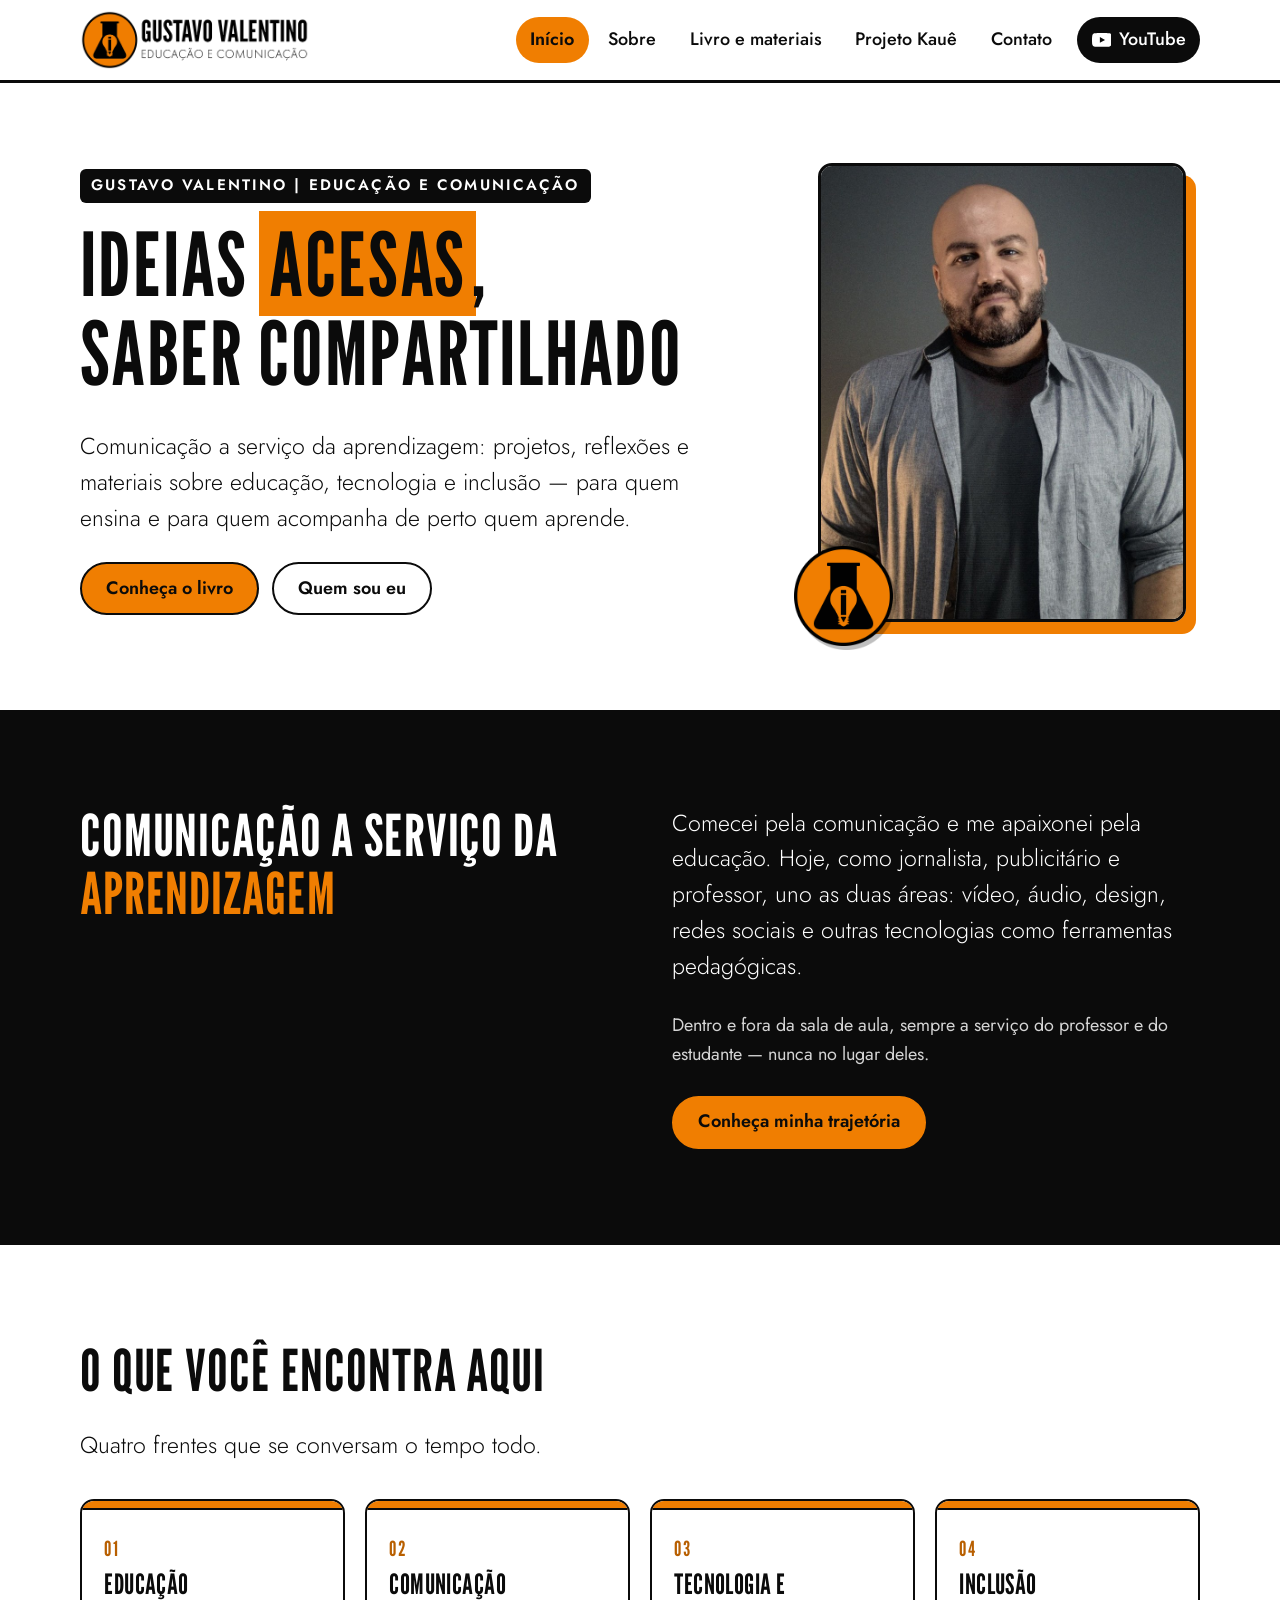
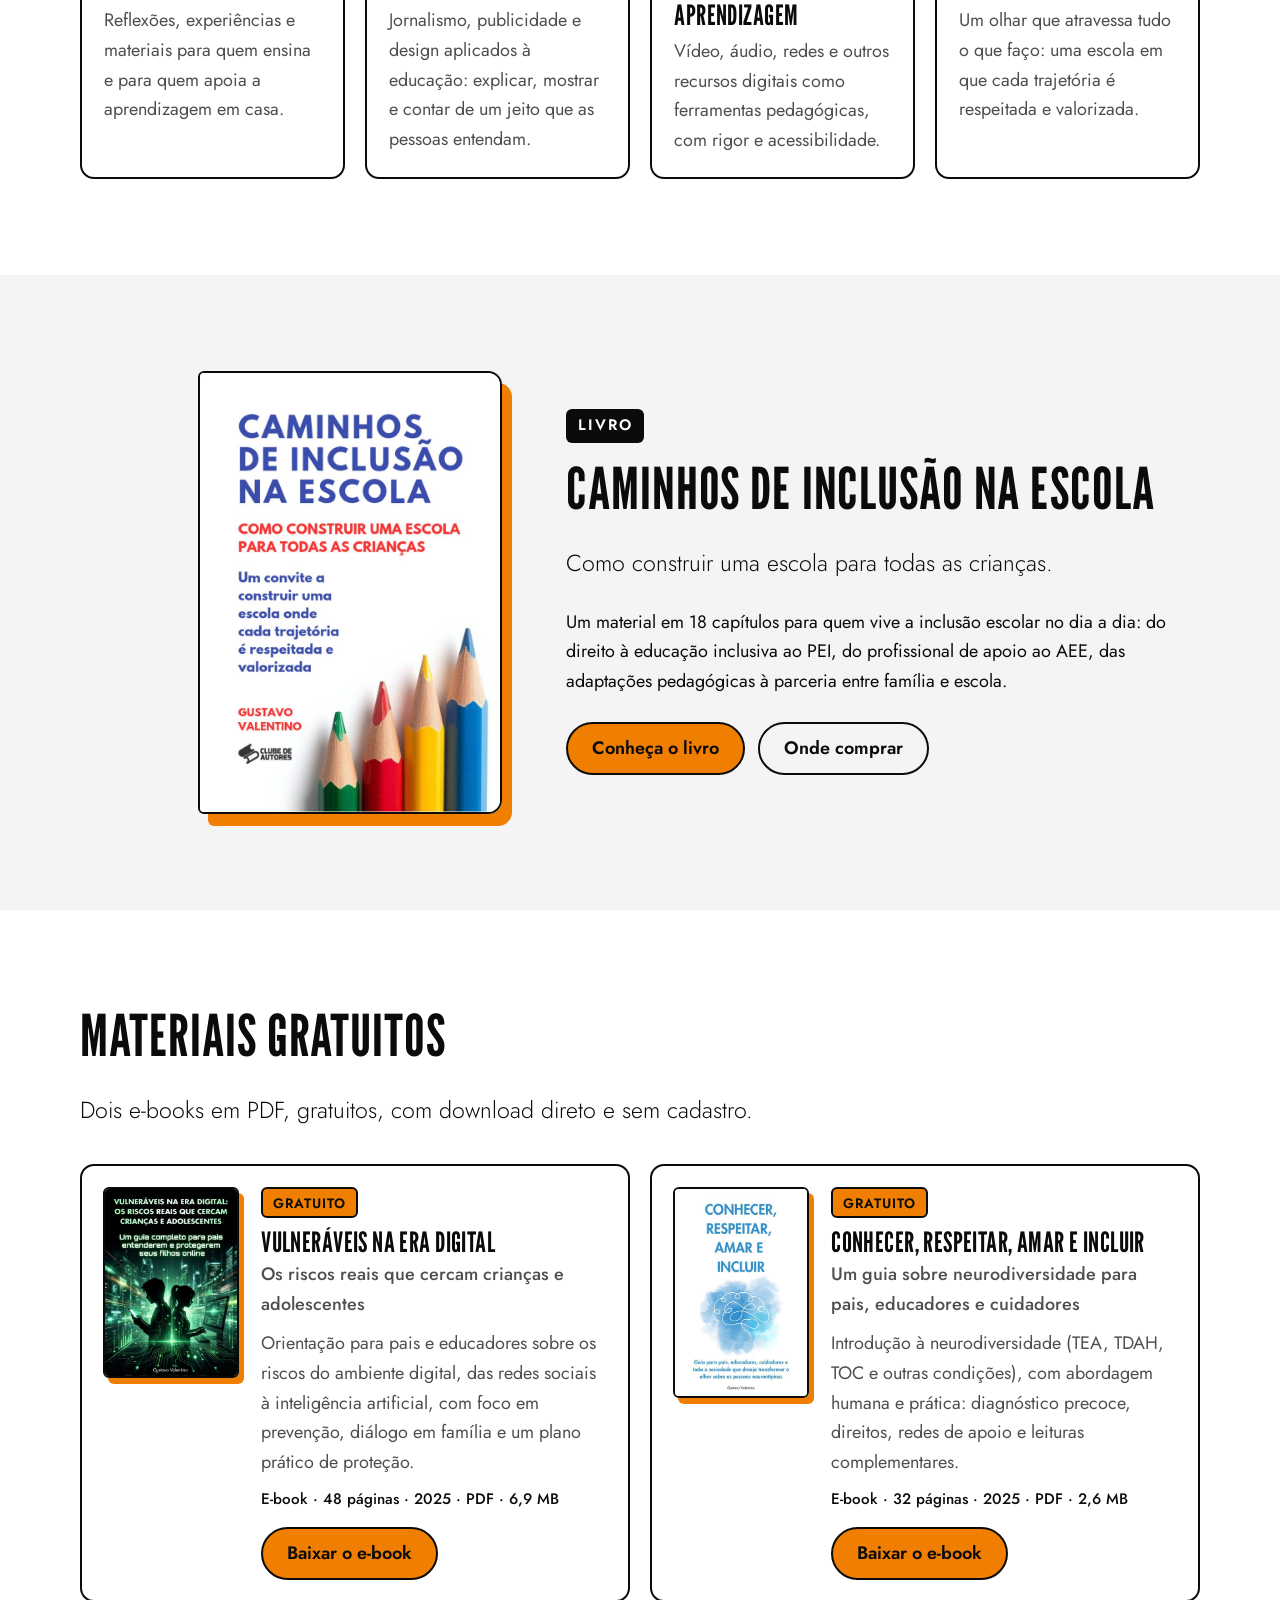
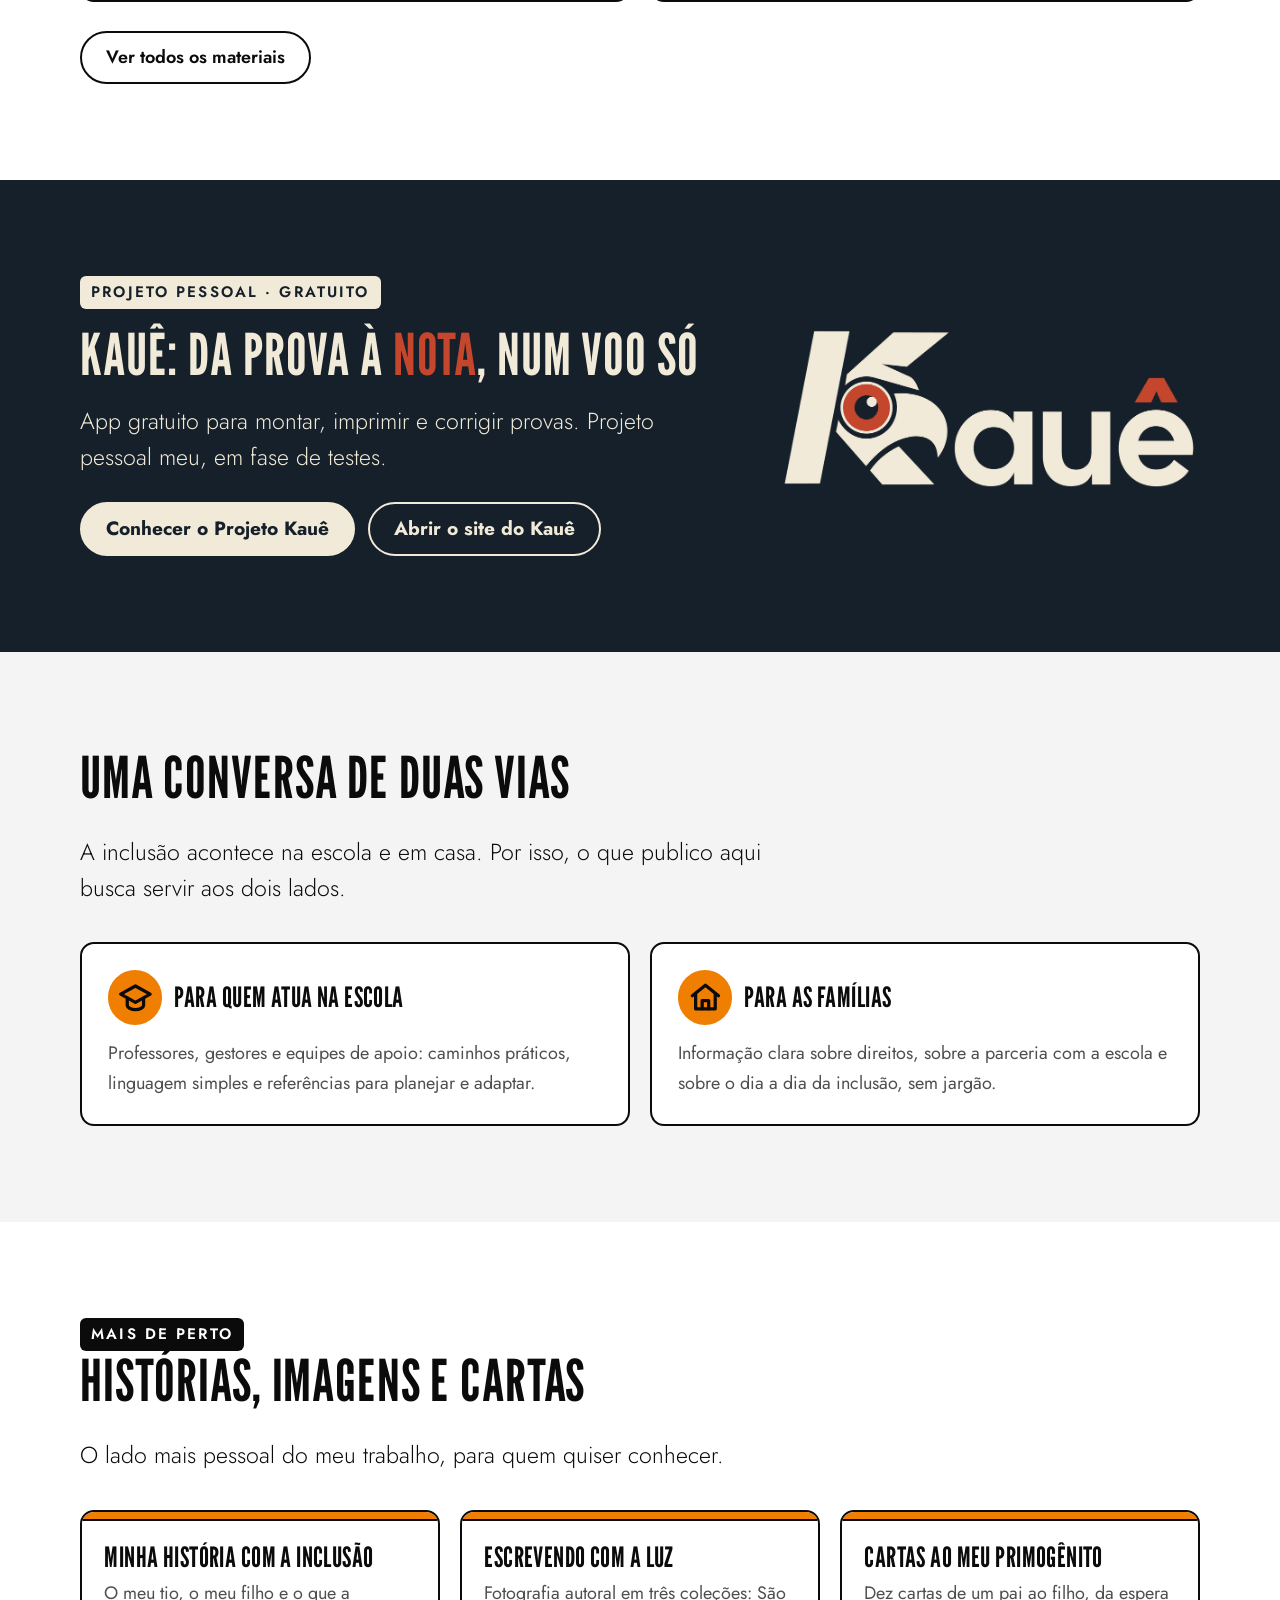
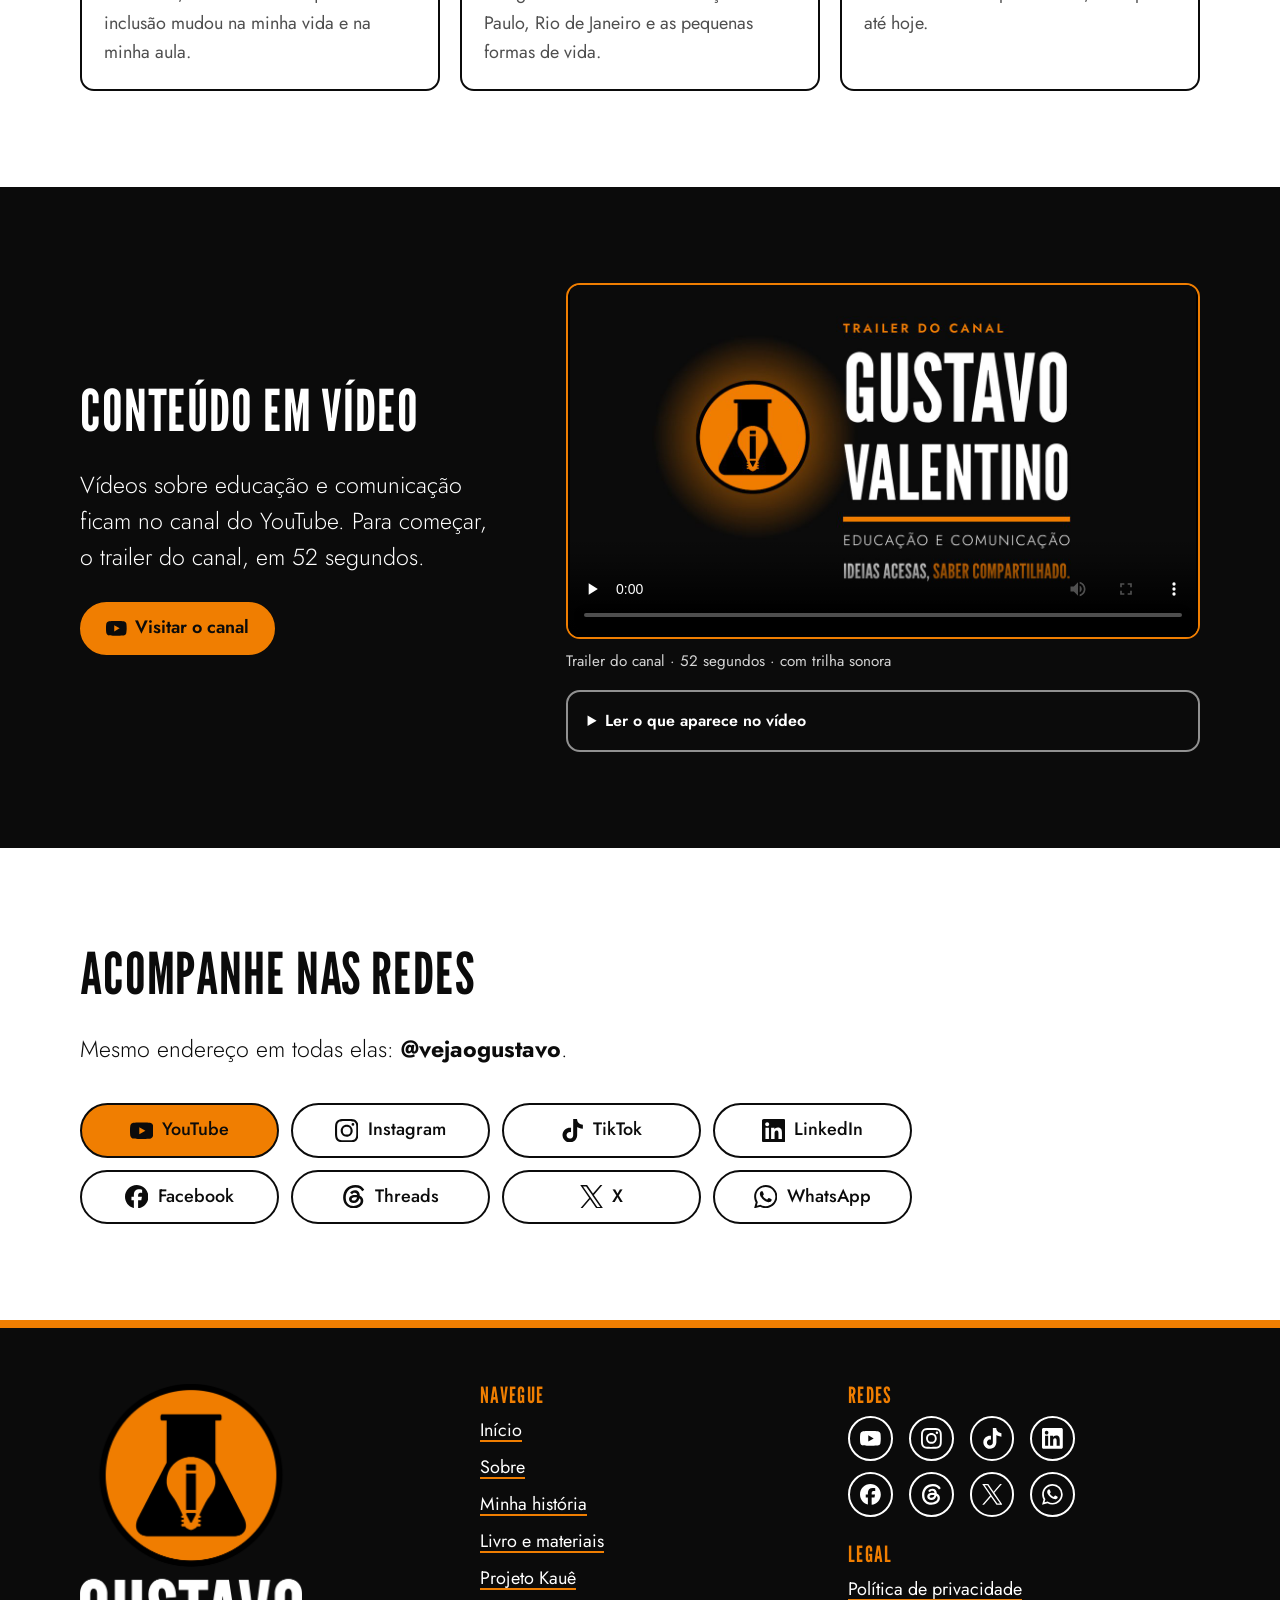
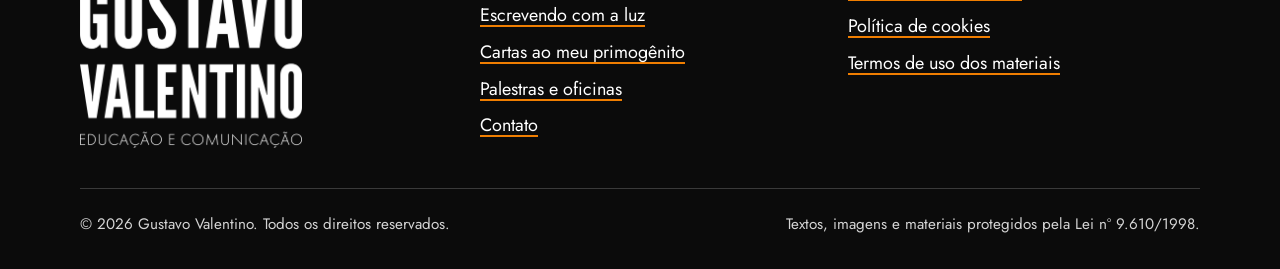
<file: index.html>
<!doctype html>
<html lang="pt-BR" class="no-js">
<head>
<meta charset="utf-8">
<meta name="viewport" content="width=device-width, initial-scale=1">
<title>Gustavo Valentino | Educação, Comunicação e Aprendizagem</title>
<meta name="description" content="Educação e comunicação por Gustavo Valentino: projetos, reflexões e materiais sobre aprendizagem, tecnologia e inclusão escolar.">
<meta name="google-site-verification" content="NZqcsrPwidVDBCwjTtgBw9CsJBk7ykiOT2rEx9dWaaY">
<link rel="canonical" href="https://vejaogustavo.github.io/">
<meta name="theme-color" content="#F07E01">
<meta property="og:type" content="website"><meta property="og:locale" content="pt_BR">
<meta property="og:site_name" content="Gustavo Valentino | Educação e Comunicação">
<meta property="og:title" content="Gustavo Valentino | Educação, Comunicação e Aprendizagem"><meta property="og:description" content="Educação e comunicação por Gustavo Valentino: projetos, reflexões e materiais sobre aprendizagem, tecnologia e inclusão escolar.">
<meta property="og:url" content="https://vejaogustavo.github.io/"><meta property="og:image" content="https://vejaogustavo.github.io/assets/img/og.png">
<meta property="og:image:alt" content="Gustavo Valentino | Educação e Comunicação — Ideias acesas, saber compartilhado">
<meta name="twitter:card" content="summary_large_image">
<link rel="icon" href="favicon.ico" sizes="any"><link rel="icon" type="image/png" sizes="32x32" href="assets/img/favicon-32.png">
<link rel="apple-touch-icon" href="assets/img/apple-touch-icon.png">
<link rel="preload" href="assets/fonts/league-gothic-latin-400-normal.woff2" as="font" type="font/woff2" crossorigin>
<link rel="preload" href="assets/fonts/jost-latin-wght-normal.woff2" as="font" type="font/woff2" crossorigin>
<link rel="stylesheet" href="assets/css/style.css">
<script>document.documentElement.className="js"</script>
<script type="application/ld+json">{"@context": "https://schema.org", "@type": "Person", "name": "Gustavo Valentino", "url": "https://vejaogustavo.github.io", "jobTitle": "Jornalista, publicitário e professor", "description": "Educação e comunicação: comunicação a serviço da aprendizagem.", "image": "https://vejaogustavo.github.io/assets/img/foto-sobre.jpg", "knowsAbout": ["Educação", "Comunicação", "Educação inclusiva", "Tecnologia na educação"], "sameAs": ["https://www.youtube.com/@vejaogustavo", "https://www.instagram.com/vejaogustavo", "https://www.tiktok.com/@vejaogustavo", "https://www.linkedin.com/company/vejaogustavo", "https://www.facebook.com/vejaogustavo", "https://www.threads.com/@vejaogustavo", "https://x.com/vejaogustavo", "https://lattes.cnpq.br/0918812303557927"]}</script>
<script type="application/ld+json">{"@context": "https://schema.org", "@type": "VideoObject", "name": "Trailer do canal | Gustavo Valentino | Educação e Comunicação", "description": "Apresentação do canal, do site e das redes de Gustavo Valentino: educação e comunicação para quem ensina e para quem quer aprender.", "thumbnailUrl": "https://vejaogustavo.github.io/assets/img/trailer-canal-capa.jpg", "uploadDate": "2026-11-23", "duration": "PT52S", "contentUrl": "https://vejaogustavo.github.io/assets/video/trailer-canal.mp4", "inLanguage": "pt-BR"}</script>
</head>
<body>
<a class="skip" href="#conteudo">Pular para o conteúdo</a>
<header class="site-header"><div class="wrap">
<a class="brand" href="index.html">
<img src="assets/img/logo-horizontal.png" width="1000" height="259" alt="Gustavo Valentino — Educação e Comunicação"><span class="sr-only"> — página inicial</span></a>
<button class="nav-toggle" type="button" aria-expanded="false" aria-controls="menu">Menu</button>
<nav class="main-nav" id="menu" aria-label="Principal"><ul><li><a href="index.html" aria-current="page">Início</a></li><li><a href="sobre.html">Sobre</a></li><li><a href="materiais.html">Livro e materiais</a></li><li><a href="projeto-kaue.html">Projeto Kauê</a></li><li><a href="contato.html">Contato</a></li><li class="nav-yt"><a href="https://www.youtube.com/@vejaogustavo" target="_blank" rel="noopener noreferrer"><svg viewBox="0 0 24 24" aria-hidden="true" focusable="false"><path d="M23.498 6.186a3.016 3.016 0 0 0-2.122-2.136C19.505 3.545 12 3.545 12 3.545s-7.505 0-9.377.505A3.017 3.017 0 0 0 .502 6.186C0 8.07 0 12 0 12s0 3.93.502 5.814a3.016 3.016 0 0 0 2.122 2.136c1.871.505 9.376.505 9.376.505s7.505 0 9.377-.505a3.015 3.015 0 0 0 2.122-2.136C24 15.93 24 12 24 12s0-3.93-.502-5.814zM9.545 15.568V8.432L15.818 12l-6.273 3.568z"/></svg><span>YouTube</span><span class="sr-only"> (abre em nova aba)</span></a></li></ul></nav>
</div></header>
<main id="conteudo">

<section class="hero"><div class="wrap">
<div>
<p class="eyebrow">Gustavo Valentino | Educação e Comunicação</p>
<h1><span class="ln">Ideias <mark>acesas</mark>,</span> <span class="ln">saber compartilhado</span></h1>
<p class="lead">Comunicação a serviço da aprendizagem: projetos, reflexões e materiais sobre educação, tecnologia e inclusão — para quem ensina e para quem acompanha de perto quem aprende.</p>
<div class="actions"><a class="btn" href="materiais.html#livro">Conheça o livro</a><a class="btn btn--ghost" href="sobre.html">Quem sou eu</a></div>
</div>
<figure class="portrait"><img src="assets/img/foto-hero.jpg" width="800" height="1000" fetchpriority="high"
alt="Retrato de Gustavo Valentino, de barba, com camisa cinza de mangas dobradas sobre camiseta escura, diante de um fundo cinza">
<img class="badge" src="assets/img/simbolo-480.png" width="104" height="104" alt=""></figure>
</div></section>

<section class="band band--dark" aria-labelledby="tese"><div class="wrap thesis">
<h2 id="tese">Comunicação a serviço da <em>aprendizagem</em></h2>
<div>
<p class="lead">Comecei pela comunicação e me apaixonei pela educação. Hoje, como jornalista, publicitário e professor, uno as duas áreas: vídeo, áudio, design, redes sociais e outras tecnologias como ferramentas pedagógicas.</p>
<p class="muted">Dentro e fora da sala de aula, sempre a serviço do professor e do estudante — nunca no lugar deles.</p>
<div class="actions"><a class="btn" href="sobre.html">Conheça minha trajetória</a></div>
</div></div></section>

<section class="band" aria-labelledby="areas"><div class="wrap">
<div class="section-head"><h2 id="areas">O que você encontra aqui</h2>
<p class="lead">Quatro frentes que se conversam o tempo todo.</p></div>
<div class="grid grid--4">
<article class="card"><span class="num">01</span><h3>Educação</h3><p>Reflexões, experiências e materiais para quem ensina e para quem apoia a aprendizagem em casa.</p></article>
<article class="card"><span class="num">02</span><h3>Comunicação</h3><p>Jornalismo, publicidade e design aplicados à educação: explicar, mostrar e contar de um jeito que as pessoas entendam.</p></article>
<article class="card"><span class="num">03</span><h3>Tecnologia e aprendizagem</h3><p>Vídeo, áudio, redes e outros recursos digitais como ferramentas pedagógicas, com rigor e acessibilidade.</p></article>
<article class="card"><span class="num">04</span><h3>Inclusão</h3><p>Um olhar que atravessa tudo o que faço: uma escola em que cada trajetória é respeitada e valorizada.</p></article>
</div></div></section>

<section class="band band--gray" aria-labelledby="livro"><div class="wrap book">
<div class="book-cover"><img src="assets/img/capa-livro.jpg" width="720" height="1054" alt="Capa do livro Caminhos de Inclusão na Escola, de Gustavo Valentino"></div>
<div>
<p class="eyebrow">Livro</p>
<h2 id="livro">Caminhos de Inclusão na Escola</h2>
<p class="lead">Como construir uma escola para todas as crianças.</p>
<p>Um material em 18 capítulos para quem vive a inclusão escolar no dia a dia: do direito à educação inclusiva ao PEI, do profissional de apoio ao AEE, das adaptações pedagógicas à parceria entre família e escola.</p>
<div class="actions"><a class="btn" href="materiais.html#livro">Conheça o livro</a><a class="btn btn--ghost" href="materiais.html#onde-comprar">Onde comprar</a></div>
</div></div></section>

<section class="band" aria-labelledby="gratis"><div class="wrap">
<div class="section-head"><h2 id="gratis">Materiais gratuitos</h2>
<p class="lead">Dois e-books em PDF, gratuitos, com download direto e sem cadastro.</p></div>
<div class="grid grid--2"><article class="ebook"><img src="assets/img/ebook-vulneraveis.jpg" width="400" height="566" loading="lazy" alt="Capa do e-book Vulneráveis na Era Digital">
<div><span class="tag">Gratuito</span><h3>Vulneráveis na Era Digital</h3><p class="sub">Os riscos reais que cercam crianças e adolescentes</p><p>Orientação para pais e educadores sobre os riscos do ambiente digital, das redes sociais à inteligência artificial, com foco em prevenção, diálogo em família e um plano prático de proteção.</p>
<p class="meta">E-book · 48 páginas · 2025 · PDF · 6,9 MB</p>
<div class="actions"><a class="btn" href="assets/ebooks/vulneraveis-na-era-digital-gustavo-valentino.pdf" download>Baixar o e-book<span class="sr-only"> Vulneráveis na Era Digital (PDF, 6,9 MB)</span></a></div></div></article><article class="ebook"><img src="assets/img/ebook-neurodiversidade.jpg" width="400" height="625" loading="lazy" alt="Capa do e-book Conhecer, Respeitar, Amar e Incluir">
<div><span class="tag">Gratuito</span><h3>Conhecer, Respeitar, Amar e Incluir</h3><p class="sub">Um guia sobre neurodiversidade para pais, educadores e cuidadores</p><p>Introdução à neurodiversidade (TEA, TDAH, TOC e outras condições), com abordagem humana e prática: diagnóstico precoce, direitos, redes de apoio e leituras complementares.</p>
<p class="meta">E-book · 32 páginas · 2025 · PDF · 2,6 MB</p>
<div class="actions"><a class="btn" href="assets/ebooks/conhecer-respeitar-amar-e-incluir-gustavo-valentino.pdf" download>Baixar o e-book<span class="sr-only"> Conhecer, Respeitar, Amar e Incluir (PDF, 2,6 MB)</span></a></div></div></article></div>
<div class="actions"><a class="btn btn--ghost" href="materiais.html#gratuitos">Ver todos os materiais</a></div>
</div></section>

<section class="k k-dark k-home" aria-labelledby="kaue-home"><div class="wrap">
<div>
<p class="eyebrow">Projeto pessoal · gratuito</p>
<h2 id="kaue-home">Kauê: da prova à <em>nota</em>, num voo só</h2>
<p class="lead">App gratuito para montar, imprimir e corrigir provas. Projeto pessoal meu, em fase de testes.</p>
<div class="actions"><a class="btn" href="projeto-kaue.html">Conhecer o Projeto Kauê</a><a class="btn btn--ghost" href="https://kaueavalia.github.io/" target="_blank" rel="noopener noreferrer">Abrir o site do Kauê<span class="sr-only"> (abre em nova aba)</span></a></div>
</div>
<img class="k-logo" src="assets/img/kaue-logo-jenipapo.png" width="936" height="441" alt="Kauê, com o símbolo do gavião no lugar do K." loading="lazy">
</div></section>

<section class="band band--gray" aria-labelledby="duas-vias"><div class="wrap">
<div class="section-head"><h2 id="duas-vias">Uma conversa de duas vias</h2>
<p class="lead">A inclusão acontece na escola e em casa. Por isso, o que publico aqui busca servir aos dois lados.</p></div>
<div class="grid grid--2">
<article class="way"><h3><svg viewBox="0 0 24 24" aria-hidden="true"><path d="M3 10l9-5 9 5-9 5-9-5z"/><path d="M7 12.5V17c0 1 2.2 2.5 5 2.5s5-1.5 5-2.5v-4.5"/></svg>Para quem atua na escola</h3><p>Professores, gestores e equipes de apoio: caminhos práticos, linguagem simples e referências para planejar e adaptar.</p></article>
<article class="way"><h3><svg viewBox="0 0 24 24" aria-hidden="true"><path d="M4 11l8-6.5 8 6.5"/><path d="M6 10v9h12v-9"/><path d="M10 19v-5h4v5"/></svg>Para as famílias</h3><p>Informação clara sobre direitos, sobre a parceria com a escola e sobre o dia a dia da inclusão, sem jargão.</p></article>
</div></div></section>

<section class="band" aria-labelledby="pessoal"><div class="wrap">
<div class="section-head"><p class="eyebrow">Mais de perto</p>
<h2 id="pessoal">Histórias, imagens e cartas</h2>
<p class="lead">O lado mais pessoal do meu trabalho, para quem quiser conhecer.</p></div>
<div class="grid grid--3">
<article class="card card--link"><h3><a href="minha-historia.html">Minha história com a inclusão</a></h3><p>O meu tio, o meu filho e o que a inclusão mudou na minha vida e na minha aula.</p></article>
<article class="card card--link"><h3><a href="fotografia.html">Escrevendo com a luz</a></h3><p>Fotografia autoral em três coleções: São Paulo, Rio de Janeiro e as pequenas formas de vida.</p></article>
<article class="card card--link"><h3><a href="cartas.html">Cartas ao meu primogênito</a></h3><p>Dez cartas de um pai ao filho, da espera até hoje.</p></article>
</div></div></section>

<section class="band band--dark" aria-labelledby="video"><div class="wrap vid">
<div>
<div class="section-head"><h2 id="video">Conteúdo em vídeo</h2>
<p class="lead">Vídeos sobre educação e comunicação ficam no canal do YouTube. Para começar, o trailer do canal, em 52 segundos.</p></div>
<div class="actions"><a class="btn" href="https://www.youtube.com/@vejaogustavo" target="_blank" rel="noopener noreferrer"><svg viewBox="0 0 24 24" aria-hidden="true" focusable="false"><path d="M23.498 6.186a3.016 3.016 0 0 0-2.122-2.136C19.505 3.545 12 3.545 12 3.545s-7.505 0-9.377.505A3.017 3.017 0 0 0 .502 6.186C0 8.07 0 12 0 12s0 3.93.502 5.814a3.016 3.016 0 0 0 2.122 2.136c1.871.505 9.376.505 9.376.505s7.505 0 9.377-.505a3.015 3.015 0 0 0 2.122-2.136C24 15.93 24 12 24 12s0-3.93-.502-5.814zM9.545 15.568V8.432L15.818 12l-6.273 3.568z"/></svg>Visitar o canal<span class="sr-only"> (abre em nova aba)</span></a></div>
</div>
<div class="vid-media">
<figure>
<video controls preload="none" playsinline width="1280" height="720" poster="assets/img/trailer-canal-capa.jpg" aria-label="Trailer do canal Gustavo Valentino, 52 segundos, com trilha sonora. O que aparece na tela está descrito logo abaixo do vídeo.">
<source src="assets/video/trailer-canal.mp4" type="video/mp4">
<p>Seu navegador não reproduz este vídeo. <a href="assets/video/trailer-canal.mp4">Baixe o arquivo (MP4)</a> ou assista no canal do YouTube.</p>
</video>
<figcaption>Trailer do canal · 52 segundos · com trilha sonora</figcaption>
</figure>
<details class="vid-text"><summary>Ler o que aparece no vídeo</summary>
<ol>
<li>Gustavo Valentino, Educação e Comunicação. Ideias acesas, saber compartilhado.</li>
<li>Jornalista, publicitário e professor. Licenciado em Letras e em Artes Visuais.</li>
<li>Aqui você encontra: dicas de gravação e edição de vídeo; ferramentas gratuitas para a aula; IA e redes sociais na educação, com cuidado; cursos online gratuitos.</li>
<li>No site: o livro Caminhos de Inclusão na Escola e e-books gratuitos, sem cadastro. Endereço: vejaogustavo.github.io.</li>
<li>Nas redes: @vejaogustavo. Canal do WhatsApp: Veja o Gustavo | Ideias Acesas.</li>
<li>Inscreva-se no canal. Ideias acesas, saber compartilhado.</li>
</ol></details>
</div>
</div></section>

<section class="band" aria-labelledby="redes"><div class="wrap">
<div class="section-head"><h2 id="redes">Acompanhe nas redes</h2>
<p class="lead">Mesmo endereço em todas elas: <strong>@vejaogustavo</strong>.</p></div>
<ul class="socials"><li><a class="chip chip--yt" href="https://www.youtube.com/@vejaogustavo" target="_blank" rel="noopener noreferrer"><svg viewBox="0 0 24 24" aria-hidden="true" focusable="false"><path d="M23.498 6.186a3.016 3.016 0 0 0-2.122-2.136C19.505 3.545 12 3.545 12 3.545s-7.505 0-9.377.505A3.017 3.017 0 0 0 .502 6.186C0 8.07 0 12 0 12s0 3.93.502 5.814a3.016 3.016 0 0 0 2.122 2.136c1.871.505 9.376.505 9.376.505s7.505 0 9.377-.505a3.015 3.015 0 0 0 2.122-2.136C24 15.93 24 12 24 12s0-3.93-.502-5.814zM9.545 15.568V8.432L15.818 12l-6.273 3.568z"/></svg><span>YouTube</span><span class="sr-only"> (abre em nova aba)</span></a></li><li><a class="chip" href="https://www.instagram.com/vejaogustavo" target="_blank" rel="noopener noreferrer"><svg viewBox="0 0 24 24" aria-hidden="true" focusable="false"><path d="M7.0301.084c-1.2768.0602-2.1487.264-2.911.5634-.7888.3075-1.4575.72-2.1228 1.3877-.6652.6677-1.075 1.3368-1.3802 2.127-.2954.7638-.4956 1.6365-.552 2.914-.0564 1.2775-.0689 1.6882-.0626 4.947.0062 3.2586.0206 3.6671.0825 4.9473.061 1.2765.264 2.1482.5635 2.9107.308.7889.72 1.4573 1.388 2.1228.6679.6655 1.3365 1.0743 2.1285 1.38.7632.295 1.6361.4961 2.9134.552 1.2773.056 1.6884.069 4.9462.0627 3.2578-.0062 3.668-.0207 4.9478-.0814 1.28-.0607 2.147-.2652 2.9098-.5633.7889-.3086 1.4578-.72 2.1228-1.3881.665-.6682 1.0745-1.3378 1.3795-2.1284.2957-.7632.4966-1.636.552-2.9124.056-1.2809.0692-1.6898.063-4.948-.0063-3.2583-.021-3.6668-.0817-4.9465-.0607-1.2797-.264-2.1487-.5633-2.9117-.3084-.7889-.72-1.4568-1.3876-2.1228C21.2982 1.33 20.628.9208 19.8378.6165 19.074.321 18.2017.1197 16.9244.0645 15.6471.0093 15.236-.005 11.977.0014 8.718.0076 8.31.0215 7.0301.0839m.1402 21.6932c-1.17-.0509-1.8053-.2453-2.2287-.408-.5606-.216-.96-.4771-1.3819-.895-.422-.4178-.6811-.8186-.9-1.378-.1644-.4234-.3624-1.058-.4171-2.228-.0595-1.2645-.072-1.6442-.079-4.848-.007-3.2037.0053-3.583.0607-4.848.05-1.169.2456-1.805.408-2.2282.216-.5613.4762-.96.895-1.3816.4188-.4217.8184-.6814 1.3783-.9003.423-.1651 1.0575-.3614 2.227-.4171 1.2655-.06 1.6447-.072 4.848-.079 3.2033-.007 3.5835.005 4.8495.0608 1.169.0508 1.8053.2445 2.228.408.5608.216.96.4754 1.3816.895.4217.4194.6816.8176.9005 1.3787.1653.4217.3617 1.056.4169 2.2263.0602 1.2655.0739 1.645.0796 4.848.0058 3.203-.0055 3.5834-.061 4.848-.051 1.17-.245 1.8055-.408 2.2294-.216.5604-.4763.96-.8954 1.3814-.419.4215-.8181.6811-1.3783.9-.4224.1649-1.0577.3617-2.2262.4174-1.2656.0595-1.6448.072-4.8493.079-3.2045.007-3.5825-.006-4.848-.0608M16.953 5.5864A1.44 1.44 0 1 0 18.39 4.144a1.44 1.44 0 0 0-1.437 1.4424M5.8385 12.012c.0067 3.4032 2.7706 6.1557 6.173 6.1493 3.4026-.0065 6.157-2.7701 6.1506-6.1733-.0065-3.4032-2.771-6.1565-6.174-6.1498-3.403.0067-6.156 2.771-6.1496 6.1738M8 12.0077a4 4 0 1 1 4.008 3.9921A3.9996 3.9996 0 0 1 8 12.0077"/></svg><span>Instagram</span><span class="sr-only"> (abre em nova aba)</span></a></li><li><a class="chip" href="https://www.tiktok.com/@vejaogustavo" target="_blank" rel="noopener noreferrer"><svg viewBox="0 0 24 24" aria-hidden="true" focusable="false"><path d="M12.525.02c1.31-.02 2.61-.01 3.91-.02.08 1.53.63 3.09 1.75 4.17 1.12 1.11 2.7 1.62 4.24 1.79v4.03c-1.44-.05-2.89-.35-4.2-.97-.57-.26-1.1-.59-1.62-.93-.01 2.92.01 5.84-.02 8.75-.08 1.4-.54 2.79-1.35 3.94-1.31 1.92-3.58 3.17-5.91 3.21-1.43.08-2.86-.31-4.08-1.03-2.02-1.19-3.44-3.37-3.65-5.71-.02-.5-.03-1-.01-1.49.18-1.9 1.12-3.72 2.58-4.96 1.66-1.44 3.98-2.13 6.15-1.72.02 1.48-.04 2.96-.04 4.44-.99-.32-2.15-.23-3.02.37-.63.41-1.11 1.04-1.36 1.75-.21.51-.15 1.07-.14 1.61.24 1.64 1.82 3.02 3.5 2.87 1.12-.01 2.19-.66 2.77-1.61.19-.33.4-.67.41-1.06.1-1.79.06-3.57.07-5.36.01-4.03-.01-8.05.02-12.07z"/></svg><span>TikTok</span><span class="sr-only"> (abre em nova aba)</span></a></li><li><a class="chip" href="https://www.linkedin.com/company/vejaogustavo" target="_blank" rel="noopener noreferrer"><svg viewBox="0 0 24 24" aria-hidden="true" focusable="false"><path d="M20.447 20.452h-3.554v-5.569c0-1.328-.027-3.037-1.852-3.037-1.853 0-2.136 1.445-2.136 2.939v5.667H9.351V9h3.414v1.561h.046c.477-.9 1.637-1.85 3.37-1.85 3.601 0 4.267 2.37 4.267 5.455v6.286zM5.337 7.433c-1.144 0-2.063-.926-2.063-2.065 0-1.138.92-2.063 2.063-2.063 1.14 0 2.064.925 2.064 2.063 0 1.139-.925 2.065-2.064 2.065zm1.782 13.019H3.555V9h3.564v11.452zM22.225 0H1.771C.792 0 0 .774 0 1.729v20.542C0 23.227.792 24 1.771 24h20.451C23.2 24 24 23.227 24 22.271V1.729C24 .774 23.2 0 22.222 0h.003z"/></svg><span>LinkedIn</span><span class="sr-only"> (abre em nova aba)</span></a></li><li><a class="chip" href="https://www.facebook.com/vejaogustavo" target="_blank" rel="noopener noreferrer"><svg viewBox="0 0 24 24" aria-hidden="true" focusable="false"><path d="M9.101 23.691v-7.98H6.627v-3.667h2.474v-1.58c0-4.085 1.848-5.978 5.858-5.978.401 0 .955.042 1.468.103a8.68 8.68 0 0 1 1.141.195v3.325a8.623 8.623 0 0 0-.653-.036 26.805 26.805 0 0 0-.733-.009c-.707 0-1.259.096-1.675.309a1.686 1.686 0 0 0-.679.622c-.258.42-.374.995-.374 1.752v1.297h3.919l-.386 2.103-.287 1.564h-3.246v8.245C19.396 23.238 24 18.179 24 12.044c0-6.627-5.373-12-12-12s-12 5.373-12 12c0 5.628 3.874 10.35 9.101 11.647Z"/></svg><span>Facebook</span><span class="sr-only"> (abre em nova aba)</span></a></li><li><a class="chip" href="https://www.threads.com/@vejaogustavo" target="_blank" rel="noopener noreferrer"><svg viewBox="0 0 24 24" aria-hidden="true" focusable="false"><path d="M18.263 11.097c-.03-3.486-1.92-5.586-5.111-5.586-2.13 0-3.922.963-4.863 2.499l2.062 1.438c.535-.843 1.272-1.543 2.628-1.543 1.528 0 2.318.85 2.544 2.431a15 15 0 0 0-2.236-.173c-4.125 0-6.068 1.867-6.068 4.336s1.943 3.99 4.804 3.99c3.139 0 5.013-2.115 5.781-4.735.798.361 1.348 1.204 1.348 2.47 0 3.387-3.907 5.232-7.22 5.232-4.885 0-8.077-3.207-8.077-8.424 0-6.392 4.223-10.487 9.9-10.487 3.808 0 5.69 1.671 6.97 3.914l2.108-1.475C21.44 2.078 18.331 0 13.663 0 6.227 0 1.168 5.277 1.168 12.934c0 7 4.953 11.066 10.856 11.066 4.878 0 9.809-2.846 9.809-7.716 0-2.545-1.46-4.231-3.569-5.187m-6.33 4.855c-1.077 0-2.026-.512-2.026-1.453 0-1.483 1.822-1.934 3.606-1.934.678 0 1.34.045 1.927.173-.422 1.927-1.671 3.215-3.508 3.214Z"/></svg><span>Threads</span><span class="sr-only"> (abre em nova aba)</span></a></li><li><a class="chip" href="https://x.com/vejaogustavo" target="_blank" rel="noopener noreferrer"><svg viewBox="0 0 24 24" aria-hidden="true" focusable="false"><path d="M14.234 10.162 22.977 0h-2.072l-7.591 8.824L7.251 0H.258l9.168 13.343L.258 24H2.33l8.016-9.318L16.749 24h6.993zm-2.837 3.299-.929-1.329L3.076 1.56h3.182l5.965 8.532.929 1.329 7.754 11.09h-3.182z"/></svg><span>X</span><span class="sr-only"> (abre em nova aba)</span></a></li><li><a class="chip" href="https://wa.me/5521988305319" target="_blank" rel="noopener noreferrer"><svg viewBox="0 0 24 24" aria-hidden="true" focusable="false"><path d="M17.472 14.382c-.297-.149-1.758-.867-2.03-.967-.273-.099-.471-.148-.67.15-.197.297-.767.966-.94 1.164-.173.199-.347.223-.644.075-.297-.15-1.255-.463-2.39-1.475-.883-.788-1.48-1.761-1.653-2.059-.173-.297-.018-.458.13-.606.134-.133.298-.347.446-.52.149-.174.198-.298.298-.497.099-.198.05-.371-.025-.52-.075-.149-.669-1.612-.916-2.207-.242-.579-.487-.5-.669-.51-.173-.008-.371-.01-.57-.01-.198 0-.52.074-.792.372-.272.297-1.04 1.016-1.04 2.479 0 1.462 1.065 2.875 1.213 3.074.149.198 2.096 3.2 5.077 4.487.709.306 1.262.489 1.694.625.712.227 1.36.195 1.871.118.571-.085 1.758-.719 2.006-1.413.248-.694.248-1.289.173-1.413-.074-.124-.272-.198-.57-.347m-5.421 7.403h-.004a9.87 9.87 0 01-5.031-1.378l-.361-.214-3.741.982.998-3.648-.235-.374a9.86 9.86 0 01-1.51-5.26c.001-5.45 4.436-9.884 9.888-9.884 2.64 0 5.122 1.03 6.988 2.898a9.825 9.825 0 012.893 6.994c-.003 5.45-4.437 9.884-9.885 9.884m8.413-18.297A11.815 11.815 0 0012.05 0C5.495 0 .16 5.335.157 11.892c0 2.096.547 4.142 1.588 5.945L.057 24l6.305-1.654a11.882 11.882 0 005.683 1.448h.005c6.554 0 11.89-5.335 11.893-11.893a11.821 11.821 0 00-3.48-8.413Z"/></svg><span>WhatsApp</span><span class="sr-only"> (abre em nova aba)</span></a></li></ul>
</div></section>

</main>
<footer class="site-footer"><div class="wrap">
<div class="foot-grid">
<div class="foot-logo"><img src="assets/img/logo-vertical.png" width="900" height="1479" alt="Gustavo Valentino — Educação e Comunicação" loading="lazy"></div>
<div><h2>Navegue</h2><ul class="links">
<li><a href="index.html">Início</a></li><li><a href="sobre.html">Sobre</a></li><li><a href="minha-historia.html">Minha história</a></li>
<li><a href="materiais.html">Livro e materiais</a></li><li><a href="projeto-kaue.html">Projeto Kauê</a></li><li><a href="fotografia.html">Escrevendo com a luz</a></li>
<li><a href="cartas.html">Cartas ao meu primogênito</a></li><li><a href="contato.html#palestras">Palestras e oficinas</a></li><li><a href="contato.html">Contato</a></li></ul></div>
<div><h2>Redes</h2><ul class="foot-social"><li><a href="https://www.youtube.com/@vejaogustavo" target="_blank" rel="noopener noreferrer"><svg viewBox="0 0 24 24" aria-hidden="true" focusable="false"><path d="M23.498 6.186a3.016 3.016 0 0 0-2.122-2.136C19.505 3.545 12 3.545 12 3.545s-7.505 0-9.377.505A3.017 3.017 0 0 0 .502 6.186C0 8.07 0 12 0 12s0 3.93.502 5.814a3.016 3.016 0 0 0 2.122 2.136c1.871.505 9.376.505 9.376.505s7.505 0 9.377-.505a3.015 3.015 0 0 0 2.122-2.136C24 15.93 24 12 24 12s0-3.93-.502-5.814zM9.545 15.568V8.432L15.818 12l-6.273 3.568z"/></svg><span class="sr-only">YouTube (abre em nova aba)</span></a></li><li><a href="https://www.instagram.com/vejaogustavo" target="_blank" rel="noopener noreferrer"><svg viewBox="0 0 24 24" aria-hidden="true" focusable="false"><path d="M7.0301.084c-1.2768.0602-2.1487.264-2.911.5634-.7888.3075-1.4575.72-2.1228 1.3877-.6652.6677-1.075 1.3368-1.3802 2.127-.2954.7638-.4956 1.6365-.552 2.914-.0564 1.2775-.0689 1.6882-.0626 4.947.0062 3.2586.0206 3.6671.0825 4.9473.061 1.2765.264 2.1482.5635 2.9107.308.7889.72 1.4573 1.388 2.1228.6679.6655 1.3365 1.0743 2.1285 1.38.7632.295 1.6361.4961 2.9134.552 1.2773.056 1.6884.069 4.9462.0627 3.2578-.0062 3.668-.0207 4.9478-.0814 1.28-.0607 2.147-.2652 2.9098-.5633.7889-.3086 1.4578-.72 2.1228-1.3881.665-.6682 1.0745-1.3378 1.3795-2.1284.2957-.7632.4966-1.636.552-2.9124.056-1.2809.0692-1.6898.063-4.948-.0063-3.2583-.021-3.6668-.0817-4.9465-.0607-1.2797-.264-2.1487-.5633-2.9117-.3084-.7889-.72-1.4568-1.3876-2.1228C21.2982 1.33 20.628.9208 19.8378.6165 19.074.321 18.2017.1197 16.9244.0645 15.6471.0093 15.236-.005 11.977.0014 8.718.0076 8.31.0215 7.0301.0839m.1402 21.6932c-1.17-.0509-1.8053-.2453-2.2287-.408-.5606-.216-.96-.4771-1.3819-.895-.422-.4178-.6811-.8186-.9-1.378-.1644-.4234-.3624-1.058-.4171-2.228-.0595-1.2645-.072-1.6442-.079-4.848-.007-3.2037.0053-3.583.0607-4.848.05-1.169.2456-1.805.408-2.2282.216-.5613.4762-.96.895-1.3816.4188-.4217.8184-.6814 1.3783-.9003.423-.1651 1.0575-.3614 2.227-.4171 1.2655-.06 1.6447-.072 4.848-.079 3.2033-.007 3.5835.005 4.8495.0608 1.169.0508 1.8053.2445 2.228.408.5608.216.96.4754 1.3816.895.4217.4194.6816.8176.9005 1.3787.1653.4217.3617 1.056.4169 2.2263.0602 1.2655.0739 1.645.0796 4.848.0058 3.203-.0055 3.5834-.061 4.848-.051 1.17-.245 1.8055-.408 2.2294-.216.5604-.4763.96-.8954 1.3814-.419.4215-.8181.6811-1.3783.9-.4224.1649-1.0577.3617-2.2262.4174-1.2656.0595-1.6448.072-4.8493.079-3.2045.007-3.5825-.006-4.848-.0608M16.953 5.5864A1.44 1.44 0 1 0 18.39 4.144a1.44 1.44 0 0 0-1.437 1.4424M5.8385 12.012c.0067 3.4032 2.7706 6.1557 6.173 6.1493 3.4026-.0065 6.157-2.7701 6.1506-6.1733-.0065-3.4032-2.771-6.1565-6.174-6.1498-3.403.0067-6.156 2.771-6.1496 6.1738M8 12.0077a4 4 0 1 1 4.008 3.9921A3.9996 3.9996 0 0 1 8 12.0077"/></svg><span class="sr-only">Instagram (abre em nova aba)</span></a></li><li><a href="https://www.tiktok.com/@vejaogustavo" target="_blank" rel="noopener noreferrer"><svg viewBox="0 0 24 24" aria-hidden="true" focusable="false"><path d="M12.525.02c1.31-.02 2.61-.01 3.91-.02.08 1.53.63 3.09 1.75 4.17 1.12 1.11 2.7 1.62 4.24 1.79v4.03c-1.44-.05-2.89-.35-4.2-.97-.57-.26-1.1-.59-1.62-.93-.01 2.92.01 5.84-.02 8.75-.08 1.4-.54 2.79-1.35 3.94-1.31 1.92-3.58 3.17-5.91 3.21-1.43.08-2.86-.31-4.08-1.03-2.02-1.19-3.44-3.37-3.65-5.71-.02-.5-.03-1-.01-1.49.18-1.9 1.12-3.72 2.58-4.96 1.66-1.44 3.98-2.13 6.15-1.72.02 1.48-.04 2.96-.04 4.44-.99-.32-2.15-.23-3.02.37-.63.41-1.11 1.04-1.36 1.75-.21.51-.15 1.07-.14 1.61.24 1.64 1.82 3.02 3.5 2.87 1.12-.01 2.19-.66 2.77-1.61.19-.33.4-.67.41-1.06.1-1.79.06-3.57.07-5.36.01-4.03-.01-8.05.02-12.07z"/></svg><span class="sr-only">TikTok (abre em nova aba)</span></a></li><li><a href="https://www.linkedin.com/company/vejaogustavo" target="_blank" rel="noopener noreferrer"><svg viewBox="0 0 24 24" aria-hidden="true" focusable="false"><path d="M20.447 20.452h-3.554v-5.569c0-1.328-.027-3.037-1.852-3.037-1.853 0-2.136 1.445-2.136 2.939v5.667H9.351V9h3.414v1.561h.046c.477-.9 1.637-1.85 3.37-1.85 3.601 0 4.267 2.37 4.267 5.455v6.286zM5.337 7.433c-1.144 0-2.063-.926-2.063-2.065 0-1.138.92-2.063 2.063-2.063 1.14 0 2.064.925 2.064 2.063 0 1.139-.925 2.065-2.064 2.065zm1.782 13.019H3.555V9h3.564v11.452zM22.225 0H1.771C.792 0 0 .774 0 1.729v20.542C0 23.227.792 24 1.771 24h20.451C23.2 24 24 23.227 24 22.271V1.729C24 .774 23.2 0 22.222 0h.003z"/></svg><span class="sr-only">LinkedIn (abre em nova aba)</span></a></li><li><a href="https://www.facebook.com/vejaogustavo" target="_blank" rel="noopener noreferrer"><svg viewBox="0 0 24 24" aria-hidden="true" focusable="false"><path d="M9.101 23.691v-7.98H6.627v-3.667h2.474v-1.58c0-4.085 1.848-5.978 5.858-5.978.401 0 .955.042 1.468.103a8.68 8.68 0 0 1 1.141.195v3.325a8.623 8.623 0 0 0-.653-.036 26.805 26.805 0 0 0-.733-.009c-.707 0-1.259.096-1.675.309a1.686 1.686 0 0 0-.679.622c-.258.42-.374.995-.374 1.752v1.297h3.919l-.386 2.103-.287 1.564h-3.246v8.245C19.396 23.238 24 18.179 24 12.044c0-6.627-5.373-12-12-12s-12 5.373-12 12c0 5.628 3.874 10.35 9.101 11.647Z"/></svg><span class="sr-only">Facebook (abre em nova aba)</span></a></li><li><a href="https://www.threads.com/@vejaogustavo" target="_blank" rel="noopener noreferrer"><svg viewBox="0 0 24 24" aria-hidden="true" focusable="false"><path d="M18.263 11.097c-.03-3.486-1.92-5.586-5.111-5.586-2.13 0-3.922.963-4.863 2.499l2.062 1.438c.535-.843 1.272-1.543 2.628-1.543 1.528 0 2.318.85 2.544 2.431a15 15 0 0 0-2.236-.173c-4.125 0-6.068 1.867-6.068 4.336s1.943 3.99 4.804 3.99c3.139 0 5.013-2.115 5.781-4.735.798.361 1.348 1.204 1.348 2.47 0 3.387-3.907 5.232-7.22 5.232-4.885 0-8.077-3.207-8.077-8.424 0-6.392 4.223-10.487 9.9-10.487 3.808 0 5.69 1.671 6.97 3.914l2.108-1.475C21.44 2.078 18.331 0 13.663 0 6.227 0 1.168 5.277 1.168 12.934c0 7 4.953 11.066 10.856 11.066 4.878 0 9.809-2.846 9.809-7.716 0-2.545-1.46-4.231-3.569-5.187m-6.33 4.855c-1.077 0-2.026-.512-2.026-1.453 0-1.483 1.822-1.934 3.606-1.934.678 0 1.34.045 1.927.173-.422 1.927-1.671 3.215-3.508 3.214Z"/></svg><span class="sr-only">Threads (abre em nova aba)</span></a></li><li><a href="https://x.com/vejaogustavo" target="_blank" rel="noopener noreferrer"><svg viewBox="0 0 24 24" aria-hidden="true" focusable="false"><path d="M14.234 10.162 22.977 0h-2.072l-7.591 8.824L7.251 0H.258l9.168 13.343L.258 24H2.33l8.016-9.318L16.749 24h6.993zm-2.837 3.299-.929-1.329L3.076 1.56h3.182l5.965 8.532.929 1.329 7.754 11.09h-3.182z"/></svg><span class="sr-only">X (abre em nova aba)</span></a></li><li><a href="https://wa.me/5521988305319" target="_blank" rel="noopener noreferrer"><svg viewBox="0 0 24 24" aria-hidden="true" focusable="false"><path d="M17.472 14.382c-.297-.149-1.758-.867-2.03-.967-.273-.099-.471-.148-.67.15-.197.297-.767.966-.94 1.164-.173.199-.347.223-.644.075-.297-.15-1.255-.463-2.39-1.475-.883-.788-1.48-1.761-1.653-2.059-.173-.297-.018-.458.13-.606.134-.133.298-.347.446-.52.149-.174.198-.298.298-.497.099-.198.05-.371-.025-.52-.075-.149-.669-1.612-.916-2.207-.242-.579-.487-.5-.669-.51-.173-.008-.371-.01-.57-.01-.198 0-.52.074-.792.372-.272.297-1.04 1.016-1.04 2.479 0 1.462 1.065 2.875 1.213 3.074.149.198 2.096 3.2 5.077 4.487.709.306 1.262.489 1.694.625.712.227 1.36.195 1.871.118.571-.085 1.758-.719 2.006-1.413.248-.694.248-1.289.173-1.413-.074-.124-.272-.198-.57-.347m-5.421 7.403h-.004a9.87 9.87 0 01-5.031-1.378l-.361-.214-3.741.982.998-3.648-.235-.374a9.86 9.86 0 01-1.51-5.26c.001-5.45 4.436-9.884 9.888-9.884 2.64 0 5.122 1.03 6.988 2.898a9.825 9.825 0 012.893 6.994c-.003 5.45-4.437 9.884-9.885 9.884m8.413-18.297A11.815 11.815 0 0012.05 0C5.495 0 .16 5.335.157 11.892c0 2.096.547 4.142 1.588 5.945L.057 24l6.305-1.654a11.882 11.882 0 005.683 1.448h.005c6.554 0 11.89-5.335 11.893-11.893a11.821 11.821 0 00-3.48-8.413Z"/></svg><span class="sr-only">WhatsApp (abre em nova aba)</span></a></li></ul>
<h2 class="foot-legal">Legal</h2><ul class="links">
<li><a href="privacidade.html">Política de privacidade</a></li><li><a href="cookies.html">Política de cookies</a></li>
<li><a href="termos-materiais.html">Termos de uso dos materiais</a></li></ul></div>
</div>
<div class="foot-bottom"><p>© 2026 Gustavo Valentino. Todos os direitos reservados.</p>
<p>Textos, imagens e materiais protegidos pela Lei nº 9.610/1998.</p></div>
</div></footer>
<script src="assets/js/menu.js" defer></script>
</body>
</html>
</file>
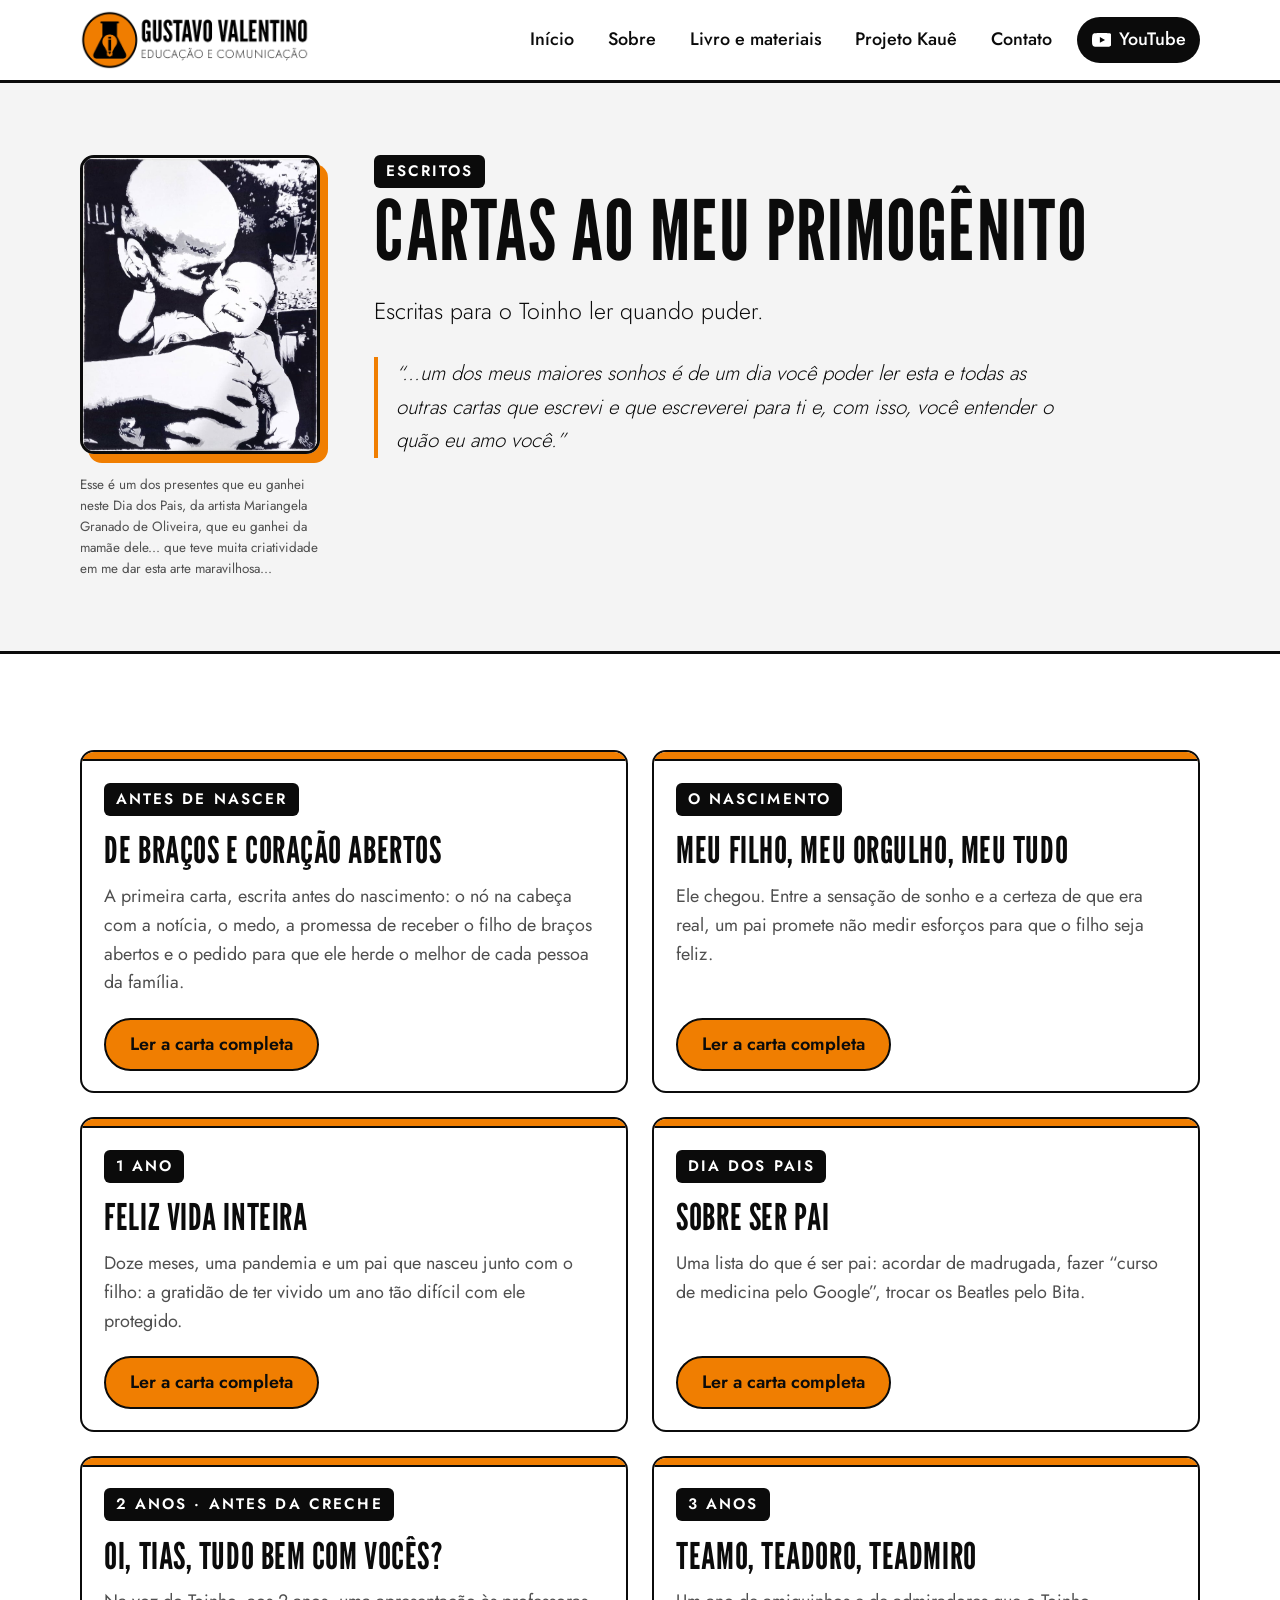
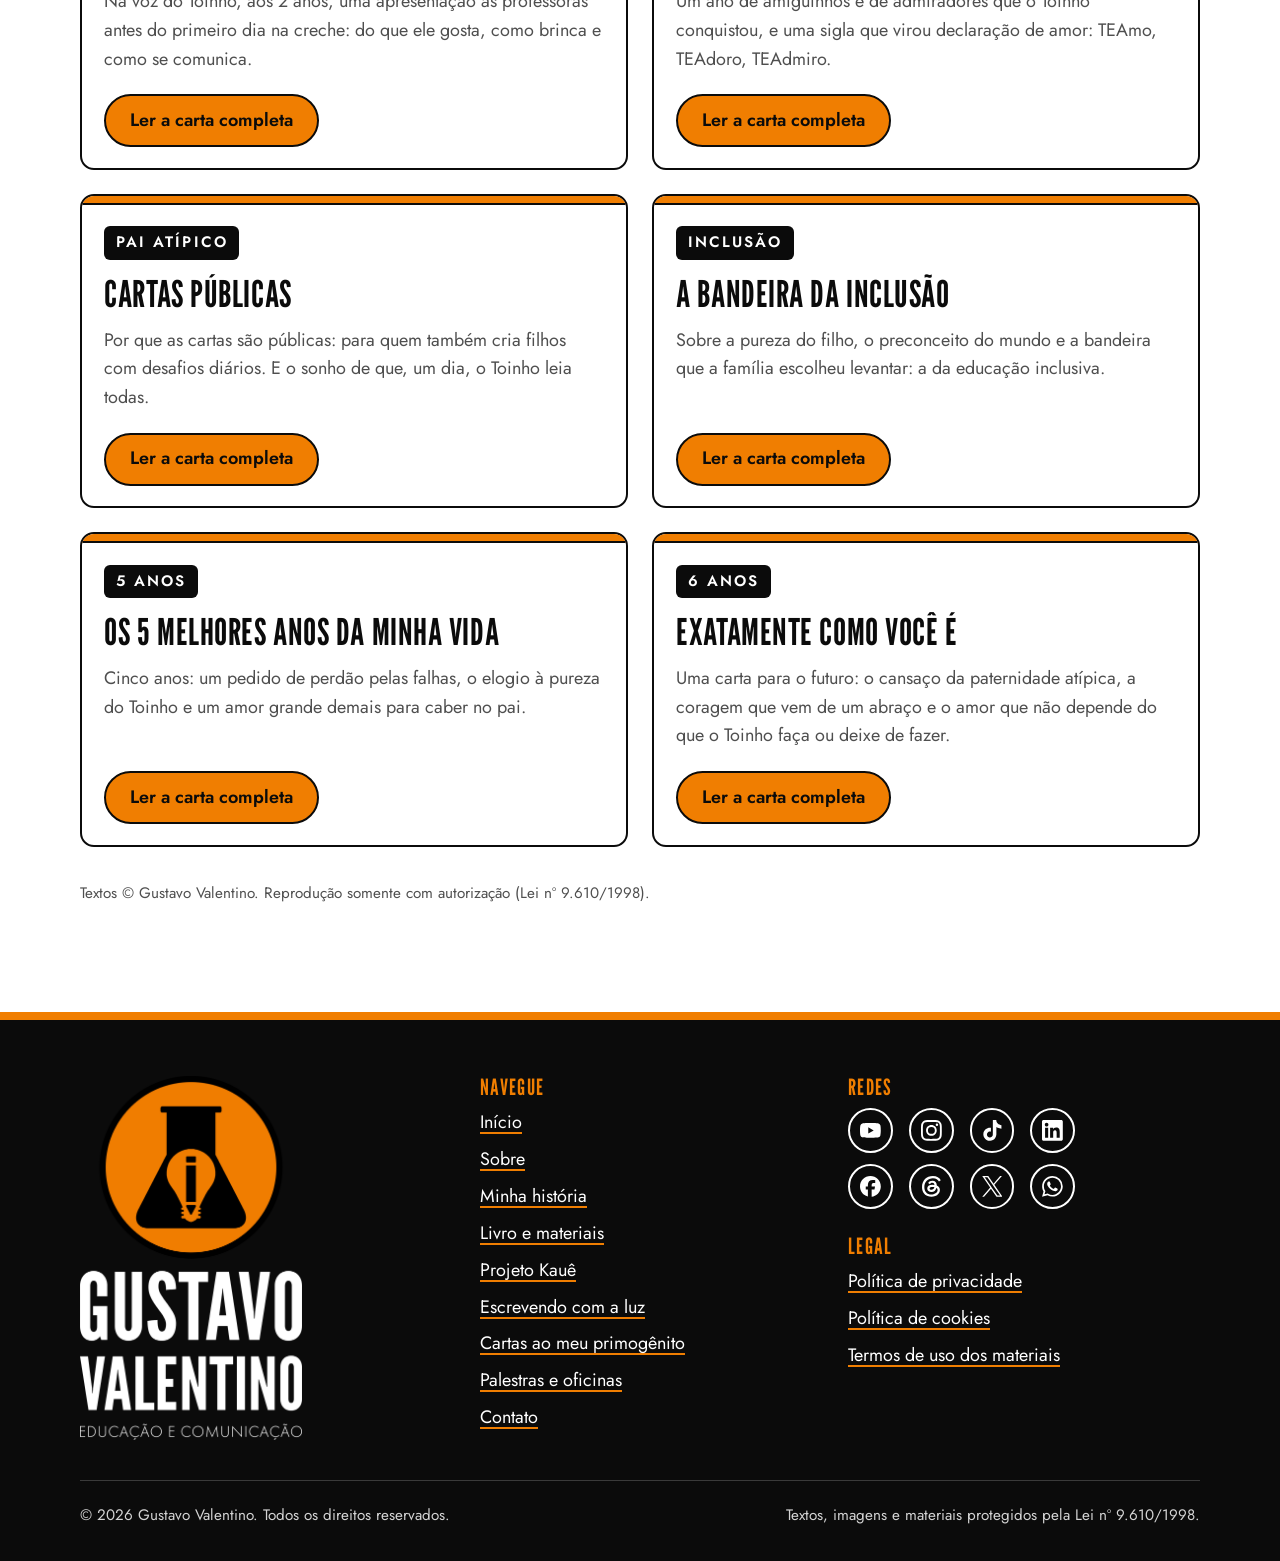
<file: cartas.html>
<!doctype html>
<html lang="pt-BR" class="no-js">
<head>
<meta charset="utf-8">
<meta name="viewport" content="width=device-width, initial-scale=1">
<title>Cartas ao meu primogênito | Gustavo Valentino</title>
<meta name="description" content="Cartas de um pai ao filho Toinho, da espera até hoje: paternidade, autismo e inclusão, nas palavras de Gustavo Valentino.">
<meta name="google-site-verification" content="NZqcsrPwidVDBCwjTtgBw9CsJBk7ykiOT2rEx9dWaaY">
<link rel="canonical" href="https://vejaogustavo.github.io/cartas.html">
<meta name="theme-color" content="#F07E01">
<meta property="og:type" content="website"><meta property="og:locale" content="pt_BR">
<meta property="og:site_name" content="Gustavo Valentino | Educação e Comunicação">
<meta property="og:title" content="Cartas ao meu primogênito | Gustavo Valentino"><meta property="og:description" content="Cartas de um pai ao filho Toinho, da espera até hoje: paternidade, autismo e inclusão, nas palavras de Gustavo Valentino.">
<meta property="og:url" content="https://vejaogustavo.github.io/cartas.html"><meta property="og:image" content="https://vejaogustavo.github.io/assets/img/og.png">
<meta property="og:image:alt" content="Gustavo Valentino | Educação e Comunicação — Ideias acesas, saber compartilhado">
<meta name="twitter:card" content="summary_large_image">
<link rel="icon" href="favicon.ico" sizes="any"><link rel="icon" type="image/png" sizes="32x32" href="assets/img/favicon-32.png">
<link rel="apple-touch-icon" href="assets/img/apple-touch-icon.png">
<link rel="preload" href="assets/fonts/league-gothic-latin-400-normal.woff2" as="font" type="font/woff2" crossorigin>
<link rel="preload" href="assets/fonts/jost-latin-wght-normal.woff2" as="font" type="font/woff2" crossorigin>
<link rel="stylesheet" href="assets/css/style.css">
<script>document.documentElement.className="js"</script>
<script src="assets/js/cartas.js" defer></script>
</head>
<body>
<a class="skip" href="#conteudo">Pular para o conteúdo</a>
<header class="site-header"><div class="wrap">
<a class="brand" href="index.html">
<img src="assets/img/logo-horizontal.png" width="1000" height="259" alt="Gustavo Valentino — Educação e Comunicação"><span class="sr-only"> — página inicial</span></a>
<button class="nav-toggle" type="button" aria-expanded="false" aria-controls="menu">Menu</button>
<nav class="main-nav" id="menu" aria-label="Principal"><ul><li><a href="index.html">Início</a></li><li><a href="sobre.html">Sobre</a></li><li><a href="materiais.html">Livro e materiais</a></li><li><a href="projeto-kaue.html">Projeto Kauê</a></li><li><a href="contato.html">Contato</a></li><li class="nav-yt"><a href="https://www.youtube.com/@vejaogustavo" target="_blank" rel="noopener noreferrer"><svg viewBox="0 0 24 24" aria-hidden="true" focusable="false"><path d="M23.498 6.186a3.016 3.016 0 0 0-2.122-2.136C19.505 3.545 12 3.545 12 3.545s-7.505 0-9.377.505A3.017 3.017 0 0 0 .502 6.186C0 8.07 0 12 0 12s0 3.93.502 5.814a3.016 3.016 0 0 0 2.122 2.136c1.871.505 9.376.505 9.376.505s7.505 0 9.377-.505a3.015 3.015 0 0 0 2.122-2.136C24 15.93 24 12 24 12s0-3.93-.502-5.814zM9.545 15.568V8.432L15.818 12l-6.273 3.568z"/></svg><span>YouTube</span><span class="sr-only"> (abre em nova aba)</span></a></li></ul></nav>
</div></header>
<main id="conteudo">

<section class="page-head"><div class="wrap cartas-head-in">
<figure class="quadro"><img src="assets/cartas/quadro-mgo.jpg" width="720" height="903" alt="Quadro em preto, branco e cinza: um homem careca beija o rosto de um bebê sorridente, que ele segura nos braços." fetchpriority="high">
<figcaption>Esse é um dos presentes que eu ganhei neste Dia dos Pais, da artista Mariangela Granado de Oliveira, que eu ganhei da mamãe dele... que teve muita criatividade em me dar esta arte maravilhosa...</figcaption></figure>
<div><p class="eyebrow">Escritos</p>
<h1>Cartas ao meu primogênito</h1>
<p class="lead">Escritas para o Toinho ler quando puder.</p>
<blockquote class="epigrafe"><p>“...um dos meus maiores sonhos é de um dia você poder ler esta e todas as outras cartas que escrevi e que escreverei para ti e, com isso, você entender o quão eu amo você.”</p></blockquote></div></div></section>

<section class="band" aria-labelledby="h-cartas"><div class="wrap">
<h2 class="sr-only" id="h-cartas">As cartas</h2>
<ul class="cartas-grid"><li><article class="card carta" id="carta-antes-de-nascer" data-id="antes-de-nascer"><p class="eyebrow">Antes de nascer</p><h3>De braços e coração abertos</h3><p class="carta-resumo">A primeira carta, escrita antes do nascimento: o nó na cabeça com a notícia, o medo, a promessa de receber o filho de braços abertos e o pedido para que ele herde o melhor de cada pessoa da família.</p><details class="carta-det"><summary class="btn">Ler a carta completa</summary><div class="carta-body"><p>Esta é a primeira vez que eu escrevo algo para descrever este momento tão especial. É a primeira vez que abordo este assunto desta maneira e a primeira vez que eu escrevo para você, meu filho, mesmo sabendo que se passarão anos até você poder ler e entender cada palavra que eu dediquei neste momento.</p><p>Confesso que ao saber da sua vinda, minha cabeça deu um nó que até hoje, neste dia que escrevo esta carta, ainda não desatou. Foram muitas mudanças e de forma tão surpreendente que me desestruturou um pouco. Mas, não se preocupe, seu pai já está se recuperando e se preparando para te receber de braços e coração abertos e fará de tudo para você ser bem recebido neste mundo.</p><p>Meu filho, o mundo que você conhecerá já foi um lugar melhor para se viver, mas ele ainda continua sendo maravilhoso como Louis Armstrong canta. Não tenho dúvidas de que o mundo é bom e tenho certeza que ele será melhor com a sua vinda e farei de tudo para que você possa viver num lugar melhor.</p><p>Admito, filho, que há medo, preocupação da minha parte. Quem me conhece sabe o quão eu sou chato para determinadas coisas, o quão eu gosto de que tudo seja feito da melhor forma possível e você pode ter certeza que nesta missão, melhor, nesta honraria que Deus me deu, de te educar, criar e preparar para a vida e o mundo, eu serei o mais perfeccionista possível e não medirei esforços para isso.</p><p>Sei que terei muito para te ensinar e estou me preparando para aprender com você a ser um ser humano mais humano, mais digno de ter você como filho. Uma vida será pouco para aproveitarmos juntos.</p><p>Toinho, este é o nome que você carregará contigo, a responsabilidade de homenagear uma das pessoas mais puras que eu conheço, meu tio. Peço a Deus que você herde a pureza dele, assim como herde o amor da sua mãe, o zelo de sua avó, a coragem de sua tia, a bondade do seu irmão, a determinação do seu avô, o caráter do seu bisavô, a bravura do seu outro bisavô, o carinho da sua bisavó, o capricho da sua outra bisavó e se, mesmo assim, você quiser herdar alguma coisa de mim, eu prometo que tenho muito para te oferecer.</p><p class="assina">Do seu pai, Gustavo.</p></div></details></article></li><li><article class="card carta" id="carta-nascimento" data-id="nascimento"><p class="eyebrow">O nascimento</p><h3>Meu filho, meu orgulho, meu tudo</h3><p class="carta-resumo">Ele chegou. Entre a sensação de sonho e a certeza de que era real, um pai promete não medir esforços para que o filho seja feliz.</p><details class="carta-det"><summary class="btn">Ler a carta completa</summary><div class="carta-body"><p>Ei, filho... Você chegou!</p><p>Talvez, essa seja a carta mais difícil que eu estou escrevendo... Pois não sei descrever o que eu estou sentindo... Só sei dizer que é muito bom...</p><p>O dia do seu nascimento não sairá nunca mais da minha memória! Pois, neste dia, você veio ao mundo e confirmou a maior honraria que um homem pode receber, a honraria de ser pai...</p><p>Toinho, eu te prometo não medir esforços para que você seja feliz, saudável e com uma educação digna da que eu recebi... Que o seu caráter seja exemplar e que você seja o motivo de muito orgulho e alegria para mim e a todos que estarão por perto...</p><p>Filho, quando eu te vi pela primeira vez, tive a sensação de que não era real... Me perguntei: como assim? Esse é o meu filho? A extensão do meu sobrenome? O meu maior legado?...</p><p>Pois é, filho! Por um instante, eu pensei que tudo isso era um sonho, porém um sonho lindo... Mas logo percebi que era realidade, uma linda realidade...</p><p>Que Deus te abençoe e que você possa refletir Jesus em suas ações e no seu exemplo de vida... Que você transforme de forma positiva tudo e todos ao seu redor, a começar pelo seu pai, que SOU EU...</p><p>Seja bem-vindo, MEU FILHO, MEU ORGULHO, MEU TUDO!</p></div></details></article></li><li><article class="card carta" id="carta-um-ano" data-id="um-ano"><p class="eyebrow">1 ano</p><h3>Feliz vida inteira</h3><p class="carta-resumo">Doze meses, uma pandemia e um pai que nasceu junto com o filho: a gratidão de ter vivido um ano tão difícil com ele protegido.</p><details class="carta-det"><summary class="btn">Ler a carta completa</summary><div class="carta-body"><p>Ei, meu filho! Parabéns!</p><p>Meu Deus! Se passaram doze meses desde o seu nascimento, um ano inteiro de aprendizado, de mudanças, de gratidão aos Céus...</p><p>Você foi abençoado em passar por este ano com a inocência da criança que você é... Em um ano tão atípico e triste, onde muitas vidas se foram... Se 2020 fosse uma obra de ficção, nem o melhor escritor ou roteirista conseguiria bolar algo tão surpreendente e tenebroso como foi este ano... Deus te abençoou fazendo com que você passasse por tudo isso sem ter as dores das perdas, sem ter as preocupações, vivendo a sua vida, o seu mundo na paz e na felicidade que toda criança carrega consigo...</p><p>Poxa, podem me questionar o porquê de eu estar falando de coisas tristes num momento de celebração do seu aniversário... Eu me justifico dizendo que sou mais grato a Deus por Ele permitir que todos aqueles que são importantes para mim e que tenho certeza que serão importantes para você pudessem comemorar e agradecer ao Pai pela sua vida diante de muitas famílias que tiveram perdas irreparáveis...</p><p>Filho, meu filho...</p><p>Eu te desejo tudo do melhor... Que a sua vida seja repleta de momentos maravilhosos... Que esta primavera que você acabara de comemorar seja a primeira de muitas e que eu possa acompanhar o seu crescimento, não só na estatura, mas também de caráter... Que você seja feliz e que seja o motivo da felicidade daqueles que estão ao seu redor... Que não lhe falte saúde, aprendizado e, principalmente, não lhe falte amor... E se depender dos seus pais, amor nunca lhe faltará, não mesmo...</p><p>Você foi capaz de transformar a minha vida de tal forma que eu não consigo ter palavras para descrever... Você passou a ser a minha única prioridade, o meu único sonho, a minha única meta... Você trouxe cor para a minha vida, até então, monocromática... Você foi capaz de me dar a honraria de ser pai... Pois ao nascer, nasceu um pai em mim que eu não sabia que seria capaz de ser... (Quem me conhece sabe o quão medroso e sem jeito eu era com bebês)... todo o medo ou insegurança foi embora a partir do momento em que te tive em meus braços pela primeira vez...</p><p>Toinho, feliz aniversário! Feliz vida inteira!</p></div></details></article></li><li><article class="card carta" id="carta-sobre-ser-pai" data-id="sobre-ser-pai"><p class="eyebrow">Dia dos Pais</p><h3>Sobre ser pai</h3><p class="carta-resumo">Uma lista do que é ser pai: acordar de madrugada, fazer “curso de medicina pelo Google”, trocar os Beatles pelo Bita.</p><details class="carta-det"><summary class="btn">Ler a carta completa</summary><div class="carta-body"><p>Sobre ser pai...</p><p>Não existe um curso preparatório para formação de pais onde aprendemos a lidar com todas as dificuldades que este ofício nos exige... de todos os títulos que o homem pode receber, o título de pai requer mais dedicação, perseverança, paciência, improviso do que qualquer outra atribuição...</p><p>Ser pai é:</p><ul class="carta-lista"><li>Acordar de madrugada ou, até mesmo, não dormir para garantir o sono do seu filho...</li><li>É privar do tempo para se dedicar em cuidar do seu filho...</li><li>É fazer curso de medicina pelo Google quando o seu filho está doente...</li><li>É colocar a sua vontade de lado para privilegiar a vontade do seu filho...</li><li>É repensar toda a decoração da sua casa para o bem-estar do seu filho...</li><li>É deixar de ouvir Beatles e dedicar os seus ouvidos ao Bita... que por sinal tem um bigode mais imponente do que o George Harrison...</li><li>É abrir mão de ver futebol ou jogar videogame para assistir desenhos animados...</li><li>É dançar sem se inibir mesmo sendo, totalmente, desengonçado...</li><li>É ser extremamente bobo para conseguir risos e gargalhadas do seu filho, se tornando um completo palhaço...</li><li>É ter o coração partido quando o seu filho sofre por alguma dor ou doença...</li><li>É ser hipócrita em dar comida saudável ao seu filho enquanto se esbalda com guloseimas...</li><li>É ser recompensado com um sorriso lindo ao chegar em casa e perceber que toda a correria do dia a dia valeu a pena...</li><li>É pedir a Deus incansavelmente para que Ele proteja, guie, ilumine e livre o seu filho de todo o mal...</li><li>É agradecer a esse mesmo Deus por ter recebido este presente tão maravilhoso...</li><li>É fazer planos e sonhar com o futuro do seu filho, imaginando como ele será...</li><li>É se impressionar com cada gesto simples, sorriso, som que o seu filho faz e achar a coisa mais maravilhosa do mundo...</li><li>É sempre discutir com a mãe do seu filho sobre o que é melhor para ele... achar que algo tem mais ou menos relevância...</li><li>É perceber que tudo isso é maravilhoso e que todo o esforço, preocupação, cansaço vale a pena...</li></ul></div></details></article></li><li><article class="card carta" id="carta-tias" data-id="tias"><p class="eyebrow">2 anos · Antes da creche</p><h3>Oi, tias, tudo bem com vocês?</h3><p class="carta-resumo">Na voz do Toinho, aos 2 anos, uma apresentação às professoras antes do primeiro dia na creche: do que ele gosta, como brinca e como se comunica.</p><details class="carta-det"><summary class="btn">Ler a carta completa</summary><div class="carta-body"><p>Oi, tias, tudo bem com vocês?</p><p>Escrevo esta cartinha para me apresentar: me chamo Toinho, como a minha mamãe e o meu papai me chamam. Tenho dois aninhos e sou muito alegre e curioso.</p><p>O motivo para eu escrever esta cartinha é para vocês, tias, me conhecerem melhor. A minha mamãe e o meu papai perceberam que eu tinha algumas manias e pediram ajuda para alguns tios e tias e esses tios perceberam que eu tenho Transtorno do Espectro Autista. Eu confesso que não sei ainda o que significa isso, mas os meus pais dizem que isso me faz ser especial, único e maravilhoso para eles e para todos que me conhecem. Espero que vocês achem o mesmo.</p><p>Eu estou muito ansioso para o meu primeiro dia na creche. A minha mamãe e o meu papai disseram que é muito importante para mim, pois vou conhecer pessoas novas, fazer amiguinhos e aprender muito com vocês. Por causa dessa tal de pandemia, eu acabei ficando muito tempo dentro de casa e acabei conhecendo pouca coisa deste mundão que os meus pais tanto falam. Ah! Segundo os tios e tias que eu vou visitar para eles avaliarem esse tal de Espectro, essa fase é uma das mais importantes para mim.</p><p>Então, eu decidi apresentar essas manias e como eu sou um pouquinho. Como disse lá em cima, eu sou muito alegre e curioso, adoro ficar andando pra lá e pra cá, observando tudo ao redor, pegando as coisas e, às vezes, botando na boca. Eu acho que é às vezes, mas os meus pais dizem que é sempre.</p><p>Adoro assistir desenho, os meus preferidos são o Bita e o Jacarélvis. Fico mega empolgado quando estou vendo desenho, pulo, rodopio, dou gargalhadas, subo, desço. Meu pai brinca cantando “Ele sobe, ele desce, ele dá uma rodada. Ele está descontrolado”.</p><p>Eu tenho muitos brinquedos, mas não brinco muito com eles, exceto um, o dinossauro do Mundo Bita que o meu pai o batizou de Sedino. Aliás, todos os meus bichinhos têm um nome. O meu leão se chama Leal, a minha tartaruga se chama Tatá, o meu robô se chama Roberto, o meu pinguim se chama Pingulim.</p><p>Minha mamãe é muito zelosa e parece que eu a deixo doidinha com a minha mania de querer subir e escalar tudo. Ela diz que eu sou muito aventureiro e corajoso.</p><p>Adoro comer e brincar com a minha comida. Quando estou comendo algo, eu tenho a mania de tirar um pouquinho da boca para ficar mexendo, ou só para jogar no chão mesmo. Eu adoro comer banana e pão e beber suco. Ah! Sou muito guloso, pode ser que eu queira o lanchinho dos meus amiguinhos e, se der bobeira, eu vou pegar o lanche deles mesmo. rsrsrs. Quando não quero mais comer, eu viro o rosto e empurro a comida. E eu adoro brincar com a água. Quando eu não quero mais, eu bebo a água e cuspo só para trolar os meus pais.</p><p>Quando estou muito empolgado, eu inclino o meu tronco, fico com as minhas perninhas esticadas e dou uns tapinhas nelas. Meus papais tentaram me imitar, mas não conseguem. Meu pai diz que as costas dele doem.</p><p>Adoro ouvir a minha mamãe cantar. Ela canta muito bem. Ela está me ensinando a bater palmas. Ela fica batendo as minhas mãozinhas, uma na outra. Quando ela para, eu pego a mãozinha dela para continuar batendo as minhas.</p><p>Não gosto muito do barulho. Quando estou incomodado, eu coloco os dedinhos no ouvido e resmungo.</p><p>Às vezes, eu fico muito empolgado que me dá vontade de apertar bem forte. Se vocês, tias, me tiverem no colo, vão ganhar um abraço super apertado. Porém, às vezes, eu acabo me empolgando demais e posso machucar, mas eu juro que é sem maldade.</p><p>Eu ainda não aprendi a falar o idioma de vocês. Tenho o meu próprio idioma e adoro ficar cantarolando na minha língua.</p><p>Quando estou um pouco nervoso, eu posso dar umas mordidinhas. Meus pais dizem que dói, mas faço sem querer machucar eles.</p><p>Se tem algo que me contraria, eu começo a choramingar, mas prometo que eu não vou fazer aí, Tá? Talvez, eu faça só um pouquinho.</p><p>Eu durmo com o meu papai me ninando na rede ou com a minha mamãe cantarolando para mim, na cama dela, às vezes, eu durmo sozinho quando estou muito cansado.</p><p>Tias, espero que tenham gostado desta cartinha e espero que vocês gostem ainda mais da minha pessoinha, pois, mesmo sem conhecer vocês pessoalmente, já as amo e quero muito aprender e dividir os meus dias com vocês.</p><p>Que o Papai do Céu nos abençoe, não só a vocês, tias, mas a todos os funcionários da creche e, principalmente, aos meus novos amiguinhos.</p><p>Beijos para vocês</p><p class="assina">Toinho.</p></div></details></article></li><li><article class="card carta" id="carta-tres-anos" data-id="tres-anos"><p class="eyebrow">3 anos</p><h3>TEAmo, TEAdoro, TEAdmiro</h3><p class="carta-resumo">Um ano de amiguinhos e de admiradores que o Toinho conquistou, e uma sigla que virou declaração de amor: TEAmo, TEAdoro, TEAdmiro.</p><details class="carta-det"><summary class="btn">Ler a carta completa</summary><div class="carta-body"><p>Meu filho, amigo, parceiro, anjo... meu bem mais precioso... Parabéns!!! Hoje eu celebro mais um ano da sua vida, um ano de muito aprendizado para todos nós, onde você superou diversos desafios e nos surpreendeu com o seu jeitinho...</p><p>Neste ano, você conheceu novas pessoas, fez novos amiguinhos e ficamos encantados quando estamos na rua e as pessoas falam justamente com você, pois te conhecem (independente de ser o nosso filho)... o famoso Toinho... isso mostra o quão você é especial, único... O carinho que você recebe daqueles que não são da sua família de sangue, mas se tornaram sua família do coração, nos orgulha muito... você, sozinho, cativou tantos admiradores, tanta gente que a gente não consegue estimar...</p><p>Você teve tanta conquista, aprendeu tanta coisa, mas o que você ensinou, não só a mim, mas a todos que conviveram com você durante este ano, não dá para mensurar... mais uma vez você me surpreendeu e como... sou um privilegiado em aprender todo dia com você... e espero aprender mais e mais...</p><p>Pouco tempo atrás, descobrimos que você possui TEA, mas, para mim, isso é só uma sigla que eu uso para demonstrar o que eu sinto por você: TEAmo, TEAdoro, TEAdmiro...</p><p>Feliz Aniversário, Toinho... mais uma vez eu digo: TEAmo, TEAdoro, TEAdmiro...</p><p>Que Deus te abençoe hoje e sempre!!!</p></div></details></article></li><li><article class="card carta" id="carta-cartas-publicas" data-id="cartas-publicas"><p class="eyebrow">Pai atípico</p><h3>Cartas públicas</h3><p class="carta-resumo">Por que as cartas são públicas: para quem também cria filhos com desafios diários. E o sonho de que, um dia, o Toinho leia todas.</p><details class="carta-det"><summary class="btn">Ler a carta completa</summary><div class="carta-body"><p>Olá, meu amigo, meu companheiro, meu amor!</p><p>Já tem um bom tempo em que eu não escrevo para ti, mas isso está longe de significar que eu não estou próximo. Talvez, seja por isso que eu não tenho escrito, pois estou sempre com você e como é bom isso!</p><p>Nos últimos meses, nossa família tem passado por tanta coisa e a maioria delas está relacionada a você. Não que você dê muito trabalho, mas dá um pouquinho. rs</p><p>A gente vai aprendendo cada vez mais a lidar com você, a compreender você, a cuidar melhor de você e passamos por cada desafio que você, no auge da sua linda inocência, não consegue imaginar. Porém, temos fé de que iremos superar todas as adversidades e fazer com que o “mundo” ao seu redor seja moldado para você se sentir confortável, seguro e encorajado a conquistar tudo o que for almejar.</p><p>Sua mãe e eu, lembrando de incluir o seu irmão também, adaptamos nossas vidas para que a sua vida seja vivida com amor, felicidade, pureza e coragem. Creio que estamos conseguindo isso, mas nada disso seria possível se não fosse pelas pessoas maravilhosas que Deus pôs em nossas vidas que nos ajudam te dando carinho, educação, respeito e muito amor.</p><p>Sua mãe e eu fazemos tantos sacrifícios que acabamos nos desgastando fisicamente, mentalmente e emocionalmente, mas posso garantir que a sua prazerosa gargalhada, o seu sorriso singelo e o seu carinho verdadeiro compensam tudo isso.</p><p>Nosso dia a dia é repleto de imprevistos para que possamos garantir a rotina do seu dia a dia, pode parecer contraditório o que acabei de escrever, mas alguns entenderão perfeitamente.</p><p>As cartas que eu escrevo para ti são públicas, pois percebo que há muitas pessoas que convivem com os seus desafios diários na criação dos seus amados filhos. A intenção delas não é para terem pena de nós ou acharem que somos pais maravilhosos, longe disso, pois muito antes de ser pai atípico, eu já era pai do Toinho e um dos meus maiores sonhos é de um dia você poder ler esta e todas as outras cartas que escrevi e que escreverei para ti e, com isso, você entender o quão eu amo você.</p></div></details></article></li><li><article class="card carta" id="carta-bandeira" data-id="bandeira"><p class="eyebrow">Inclusão</p><h3>A bandeira da inclusão</h3><p class="carta-resumo">Sobre a pureza do filho, o preconceito do mundo e a bandeira que a família escolheu levantar: a da educação inclusiva.</p><details class="carta-det"><summary class="btn">Ler a carta completa</summary><div class="carta-body"><p>Oi, meu filho</p><p>Esta é mais uma carta para você. No mundo em que vivemos, há muita coisa boa, muita coisa mesmo, entretanto, meu filho, há também coisas ruins.</p><p>O que mais me orgulha em ti e, talvez, mais me inveja é a sua pureza que tenho convicção que se perpetuará.</p><p>O ser humano não nasce ruim, mas ao crescer, o ser humano adquire preconceito, arrogância, ganância, egoísmo, coisas essas que me fazem, meu filho, não me orgulhar da nossa sociedade.</p><p>Eu mesmo, filho, às vezes, fui consumido por estas coisas ruins e, creio, que a partir da sua vinda, eu me tornei um ser humano melhor do que eu era.</p><p>A gente só passa a entender um assunto quando passamos a vivenciar e só comecei a entender o autismo, depois que descobrimos que você se enquadrava nesta condição.</p><p>Graças a Deus, nunca presenciamos nenhum ato de preconceito ou rejeição em que te envolva. Repito, Graças a Deus... pois eu não sei qual seria a minha reação, talvez, eu não iria me orgulhar dela.</p><p>Porém, Deus foi super generoso conosco e te cercou de anjos, anjos estes que são pessoas maravilhosas, que acredito que te carregarão para sempre consigo.</p><p>Recentemente, nós, sua mãe e eu, te expomos numa situação que entendemos que foi um pouco desagradável para ti... estivemos presentes num desfile onde enaltecemos a Educação Inclusiva, o direito de toda criança ter uma educação de qualidade e recursos que a permitam aprender e superar suas necessidades.</p><p>E essa, meu filho, é a nossa bandeira, a bandeira da inclusão, tentando conscientizar a todos da importância da equidade para aqueles que tenham alguma condição que impossibilite de ter uma vida com qualidade, assim como a maioria dita “normal”.</p><p>Filho, quero te dizer que existem outras bandeiras a se erguer tão importantes como esta (igualdade de gênero, respeito às mais diversas crenças, cuidado com o nosso planeta, entre outras). Porém, meu amado filho, eu entendo que aquele que levanta muitas bandeiras, não se identifica com nenhuma e nós, sua mãe e eu, somos mais que identificados com a bandeira da inclusão, nós a vivemos todo dia.</p><p>Que a nossa luta para você ter uma qualidade de vida melhor traga frutos, que a nossa bandeira seja a de muitos!</p></div></details></article></li><li><article class="card carta" id="carta-cinco-anos" data-id="cinco-anos"><p class="eyebrow">5 anos</p><h3>Os 5 melhores anos da minha vida</h3><p class="carta-resumo">Cinco anos: um pedido de perdão pelas falhas, o elogio à pureza do Toinho e um amor grande demais para caber no pai.</p><details class="carta-det"><summary class="btn">Ler a carta completa</summary><div class="carta-body"><p>Ei, rapazinho, meu parceiro, meu amigo, meu amor, meu bem mais precioso...</p><p>A carta de hoje é para te parabenizar por mais um ano. MEU DEUS! Parece que foi ontem que eu te vi pela primeira vez... como passou rápido esses 5 anos e pode ter certeza que foram os 5 melhores anos da minha vida e isso, com certeza, foi por sua causa...</p><p>Você é a personificação da palavra pureza. Não conheço ninguém neste mundo que represente melhor o significado desta palavra. Para ti, não existe mentira, interesse, maldade, inveja... só o mais puro amor...</p><p>Sei que alguns dias destes anos não foram fáceis. Não ensinam a gente a ser pai, a gente aprende na prática e humildemente, de coração aberto, eu te peço perdão por cada falha que eu possa ter cometido, por nem sempre poder proporcionar o que você precisa, por falhar quando você mais precisa de mim... mas te garanto que, igualando a sua mãe, não há alguém que te ame mais do que eu e que está disposto a tudo para o seu bem e a sua felicidade... Te amo tanto que às vezes parece que dói... mas deve ser que esse amor é tão grande que não cabe em mim...</p><p>Que Deus continue te abençoando, protegendo e, principalmente, nos permita que fiquemos anos e mais anos juntos... A eternidade é pouca comparado ao quanto tempo quero estar ao seu lado...</p><p>Feliz aniversário, meu filho...</p><p class="assina">Do seu pai que te ama...</p></div></details></article></li><li><article class="card carta" id="carta-seis-anos" data-id="seis-anos"><p class="eyebrow">6 anos</p><h3>Exatamente como você é</h3><p class="carta-resumo">Uma carta para o futuro: o cansaço da paternidade atípica, a coragem que vem de um abraço e o amor que não depende do que o Toinho faça ou deixe de fazer.</p><details class="carta-det"><summary class="btn">Ler a carta completa</summary><div class="carta-body"><p>Meu filho querido,</p><p>Quando escrevo estas palavras, você ainda tem 6 anos. É pequeno no tamanho, mas já enorme dentro do meu coração. Talvez, quando você ler esta carta no futuro, não entenda tudo o que está escrito aqui. Mas eu sei, com toda a certeza do mundo, que mesmo hoje, na sua inocência, você já entende o amor que eu sinto por você.</p><p>Ser seu pai é bonito e também desafiador. A paternidade atípica nos coloca em caminhos difíceis, cheios de dúvidas e cansaço. Eu me desdobro, me privo, deixo de dormir, de descansar e de fazer muitas coisas, só para tentar te oferecer o melhor que consigo. Às vezes fico com medo de errar, de não ser suficiente, mas nunca deixo de tentar de novo, por você.</p><p>Tem dias em que eu chego ao fim das minhas forças, mas mesmo nesses momentos, basta você me olhar, fazer uma brincadeira boba, rir do seu jeito ou encostar a cabeça em mim, que tudo parece fazer sentido de novo. Você talvez não perceba, mas é a sua existência que me dá coragem para seguir em frente e continuar aprendendo a ser o pai que você merece.</p><p>E é você que transforma tudo. Cada brincadeira, cada sorriso, cada vez que você segura na minha mão, cada abraço inesperado… tudo isso supera qualquer dificuldade. Quando uma palavra sua sai de forma espontânea, meu coração se enche de esperança e alegria. Cada conquista sua, por menor que pareça para o mundo, para mim é enorme.</p><p>Quero que você saiba que eu te amo exatamente como você é. Meu amor não depende do que você faz, fala ou deixa de fazer. Você é o meu primogênito, o menino que me fez pai e que mudou a minha vida para sempre. Mesmo que você não compreenda todas as minhas palavras, eu sei que você sente, em cada gesto meu, o quanto é amado.</p><p class="assina">Com todo o amor do mundo,<br>do seu pai, que sempre vai estar com você.</p></div></details></article></li></ul>
<p class="fine" style="margin-top:2.2rem">Textos © Gustavo Valentino. Reprodução somente com autorização (Lei nº 9.610/1998).</p>
</div></section>
<dialog class="reader" id="reader" aria-labelledby="r-title">
<div class="reader-top"><p class="v-count" id="r-count"></p>
<button class="v-btn v-close" id="r-close" type="button" aria-label="Fechar"><span aria-hidden="true">×</span></button></div>
<div class="reader-scroll" id="r-scroll" tabindex="0" role="region" aria-label="Texto da carta">
<p class="eyebrow" id="r-eyebrow"></p><h2 id="r-title"></h2><div class="carta-body" id="r-body"></div></div>
<div class="reader-nav"><button class="btn btn--ghost" id="r-prev" type="button">‹ Carta anterior</button>
<button class="btn btn--ghost" id="r-next" type="button">Próxima carta ›</button></div>
<p class="sr-only" id="r-live" aria-live="polite"></p>
</dialog>

</main>
<footer class="site-footer"><div class="wrap">
<div class="foot-grid">
<div class="foot-logo"><img src="assets/img/logo-vertical.png" width="900" height="1479" alt="Gustavo Valentino — Educação e Comunicação" loading="lazy"></div>
<div><h2>Navegue</h2><ul class="links">
<li><a href="index.html">Início</a></li><li><a href="sobre.html">Sobre</a></li><li><a href="minha-historia.html">Minha história</a></li>
<li><a href="materiais.html">Livro e materiais</a></li><li><a href="projeto-kaue.html">Projeto Kauê</a></li><li><a href="fotografia.html">Escrevendo com a luz</a></li>
<li><a href="cartas.html">Cartas ao meu primogênito</a></li><li><a href="contato.html#palestras">Palestras e oficinas</a></li><li><a href="contato.html">Contato</a></li></ul></div>
<div><h2>Redes</h2><ul class="foot-social"><li><a href="https://www.youtube.com/@vejaogustavo" target="_blank" rel="noopener noreferrer"><svg viewBox="0 0 24 24" aria-hidden="true" focusable="false"><path d="M23.498 6.186a3.016 3.016 0 0 0-2.122-2.136C19.505 3.545 12 3.545 12 3.545s-7.505 0-9.377.505A3.017 3.017 0 0 0 .502 6.186C0 8.07 0 12 0 12s0 3.93.502 5.814a3.016 3.016 0 0 0 2.122 2.136c1.871.505 9.376.505 9.376.505s7.505 0 9.377-.505a3.015 3.015 0 0 0 2.122-2.136C24 15.93 24 12 24 12s0-3.93-.502-5.814zM9.545 15.568V8.432L15.818 12l-6.273 3.568z"/></svg><span class="sr-only">YouTube (abre em nova aba)</span></a></li><li><a href="https://www.instagram.com/vejaogustavo" target="_blank" rel="noopener noreferrer"><svg viewBox="0 0 24 24" aria-hidden="true" focusable="false"><path d="M7.0301.084c-1.2768.0602-2.1487.264-2.911.5634-.7888.3075-1.4575.72-2.1228 1.3877-.6652.6677-1.075 1.3368-1.3802 2.127-.2954.7638-.4956 1.6365-.552 2.914-.0564 1.2775-.0689 1.6882-.0626 4.947.0062 3.2586.0206 3.6671.0825 4.9473.061 1.2765.264 2.1482.5635 2.9107.308.7889.72 1.4573 1.388 2.1228.6679.6655 1.3365 1.0743 2.1285 1.38.7632.295 1.6361.4961 2.9134.552 1.2773.056 1.6884.069 4.9462.0627 3.2578-.0062 3.668-.0207 4.9478-.0814 1.28-.0607 2.147-.2652 2.9098-.5633.7889-.3086 1.4578-.72 2.1228-1.3881.665-.6682 1.0745-1.3378 1.3795-2.1284.2957-.7632.4966-1.636.552-2.9124.056-1.2809.0692-1.6898.063-4.948-.0063-3.2583-.021-3.6668-.0817-4.9465-.0607-1.2797-.264-2.1487-.5633-2.9117-.3084-.7889-.72-1.4568-1.3876-2.1228C21.2982 1.33 20.628.9208 19.8378.6165 19.074.321 18.2017.1197 16.9244.0645 15.6471.0093 15.236-.005 11.977.0014 8.718.0076 8.31.0215 7.0301.0839m.1402 21.6932c-1.17-.0509-1.8053-.2453-2.2287-.408-.5606-.216-.96-.4771-1.3819-.895-.422-.4178-.6811-.8186-.9-1.378-.1644-.4234-.3624-1.058-.4171-2.228-.0595-1.2645-.072-1.6442-.079-4.848-.007-3.2037.0053-3.583.0607-4.848.05-1.169.2456-1.805.408-2.2282.216-.5613.4762-.96.895-1.3816.4188-.4217.8184-.6814 1.3783-.9003.423-.1651 1.0575-.3614 2.227-.4171 1.2655-.06 1.6447-.072 4.848-.079 3.2033-.007 3.5835.005 4.8495.0608 1.169.0508 1.8053.2445 2.228.408.5608.216.96.4754 1.3816.895.4217.4194.6816.8176.9005 1.3787.1653.4217.3617 1.056.4169 2.2263.0602 1.2655.0739 1.645.0796 4.848.0058 3.203-.0055 3.5834-.061 4.848-.051 1.17-.245 1.8055-.408 2.2294-.216.5604-.4763.96-.8954 1.3814-.419.4215-.8181.6811-1.3783.9-.4224.1649-1.0577.3617-2.2262.4174-1.2656.0595-1.6448.072-4.8493.079-3.2045.007-3.5825-.006-4.848-.0608M16.953 5.5864A1.44 1.44 0 1 0 18.39 4.144a1.44 1.44 0 0 0-1.437 1.4424M5.8385 12.012c.0067 3.4032 2.7706 6.1557 6.173 6.1493 3.4026-.0065 6.157-2.7701 6.1506-6.1733-.0065-3.4032-2.771-6.1565-6.174-6.1498-3.403.0067-6.156 2.771-6.1496 6.1738M8 12.0077a4 4 0 1 1 4.008 3.9921A3.9996 3.9996 0 0 1 8 12.0077"/></svg><span class="sr-only">Instagram (abre em nova aba)</span></a></li><li><a href="https://www.tiktok.com/@vejaogustavo" target="_blank" rel="noopener noreferrer"><svg viewBox="0 0 24 24" aria-hidden="true" focusable="false"><path d="M12.525.02c1.31-.02 2.61-.01 3.91-.02.08 1.53.63 3.09 1.75 4.17 1.12 1.11 2.7 1.62 4.24 1.79v4.03c-1.44-.05-2.89-.35-4.2-.97-.57-.26-1.1-.59-1.62-.93-.01 2.92.01 5.84-.02 8.75-.08 1.4-.54 2.79-1.35 3.94-1.31 1.92-3.58 3.17-5.91 3.21-1.43.08-2.86-.31-4.08-1.03-2.02-1.19-3.44-3.37-3.65-5.71-.02-.5-.03-1-.01-1.49.18-1.9 1.12-3.72 2.58-4.96 1.66-1.44 3.98-2.13 6.15-1.72.02 1.48-.04 2.96-.04 4.44-.99-.32-2.15-.23-3.02.37-.63.41-1.11 1.04-1.36 1.75-.21.51-.15 1.07-.14 1.61.24 1.64 1.82 3.02 3.5 2.87 1.12-.01 2.19-.66 2.77-1.61.19-.33.4-.67.41-1.06.1-1.79.06-3.57.07-5.36.01-4.03-.01-8.05.02-12.07z"/></svg><span class="sr-only">TikTok (abre em nova aba)</span></a></li><li><a href="https://www.linkedin.com/company/vejaogustavo" target="_blank" rel="noopener noreferrer"><svg viewBox="0 0 24 24" aria-hidden="true" focusable="false"><path d="M20.447 20.452h-3.554v-5.569c0-1.328-.027-3.037-1.852-3.037-1.853 0-2.136 1.445-2.136 2.939v5.667H9.351V9h3.414v1.561h.046c.477-.9 1.637-1.85 3.37-1.85 3.601 0 4.267 2.37 4.267 5.455v6.286zM5.337 7.433c-1.144 0-2.063-.926-2.063-2.065 0-1.138.92-2.063 2.063-2.063 1.14 0 2.064.925 2.064 2.063 0 1.139-.925 2.065-2.064 2.065zm1.782 13.019H3.555V9h3.564v11.452zM22.225 0H1.771C.792 0 0 .774 0 1.729v20.542C0 23.227.792 24 1.771 24h20.451C23.2 24 24 23.227 24 22.271V1.729C24 .774 23.2 0 22.222 0h.003z"/></svg><span class="sr-only">LinkedIn (abre em nova aba)</span></a></li><li><a href="https://www.facebook.com/vejaogustavo" target="_blank" rel="noopener noreferrer"><svg viewBox="0 0 24 24" aria-hidden="true" focusable="false"><path d="M9.101 23.691v-7.98H6.627v-3.667h2.474v-1.58c0-4.085 1.848-5.978 5.858-5.978.401 0 .955.042 1.468.103a8.68 8.68 0 0 1 1.141.195v3.325a8.623 8.623 0 0 0-.653-.036 26.805 26.805 0 0 0-.733-.009c-.707 0-1.259.096-1.675.309a1.686 1.686 0 0 0-.679.622c-.258.42-.374.995-.374 1.752v1.297h3.919l-.386 2.103-.287 1.564h-3.246v8.245C19.396 23.238 24 18.179 24 12.044c0-6.627-5.373-12-12-12s-12 5.373-12 12c0 5.628 3.874 10.35 9.101 11.647Z"/></svg><span class="sr-only">Facebook (abre em nova aba)</span></a></li><li><a href="https://www.threads.com/@vejaogustavo" target="_blank" rel="noopener noreferrer"><svg viewBox="0 0 24 24" aria-hidden="true" focusable="false"><path d="M18.263 11.097c-.03-3.486-1.92-5.586-5.111-5.586-2.13 0-3.922.963-4.863 2.499l2.062 1.438c.535-.843 1.272-1.543 2.628-1.543 1.528 0 2.318.85 2.544 2.431a15 15 0 0 0-2.236-.173c-4.125 0-6.068 1.867-6.068 4.336s1.943 3.99 4.804 3.99c3.139 0 5.013-2.115 5.781-4.735.798.361 1.348 1.204 1.348 2.47 0 3.387-3.907 5.232-7.22 5.232-4.885 0-8.077-3.207-8.077-8.424 0-6.392 4.223-10.487 9.9-10.487 3.808 0 5.69 1.671 6.97 3.914l2.108-1.475C21.44 2.078 18.331 0 13.663 0 6.227 0 1.168 5.277 1.168 12.934c0 7 4.953 11.066 10.856 11.066 4.878 0 9.809-2.846 9.809-7.716 0-2.545-1.46-4.231-3.569-5.187m-6.33 4.855c-1.077 0-2.026-.512-2.026-1.453 0-1.483 1.822-1.934 3.606-1.934.678 0 1.34.045 1.927.173-.422 1.927-1.671 3.215-3.508 3.214Z"/></svg><span class="sr-only">Threads (abre em nova aba)</span></a></li><li><a href="https://x.com/vejaogustavo" target="_blank" rel="noopener noreferrer"><svg viewBox="0 0 24 24" aria-hidden="true" focusable="false"><path d="M14.234 10.162 22.977 0h-2.072l-7.591 8.824L7.251 0H.258l9.168 13.343L.258 24H2.33l8.016-9.318L16.749 24h6.993zm-2.837 3.299-.929-1.329L3.076 1.56h3.182l5.965 8.532.929 1.329 7.754 11.09h-3.182z"/></svg><span class="sr-only">X (abre em nova aba)</span></a></li><li><a href="https://wa.me/5521988305319" target="_blank" rel="noopener noreferrer"><svg viewBox="0 0 24 24" aria-hidden="true" focusable="false"><path d="M17.472 14.382c-.297-.149-1.758-.867-2.03-.967-.273-.099-.471-.148-.67.15-.197.297-.767.966-.94 1.164-.173.199-.347.223-.644.075-.297-.15-1.255-.463-2.39-1.475-.883-.788-1.48-1.761-1.653-2.059-.173-.297-.018-.458.13-.606.134-.133.298-.347.446-.52.149-.174.198-.298.298-.497.099-.198.05-.371-.025-.52-.075-.149-.669-1.612-.916-2.207-.242-.579-.487-.5-.669-.51-.173-.008-.371-.01-.57-.01-.198 0-.52.074-.792.372-.272.297-1.04 1.016-1.04 2.479 0 1.462 1.065 2.875 1.213 3.074.149.198 2.096 3.2 5.077 4.487.709.306 1.262.489 1.694.625.712.227 1.36.195 1.871.118.571-.085 1.758-.719 2.006-1.413.248-.694.248-1.289.173-1.413-.074-.124-.272-.198-.57-.347m-5.421 7.403h-.004a9.87 9.87 0 01-5.031-1.378l-.361-.214-3.741.982.998-3.648-.235-.374a9.86 9.86 0 01-1.51-5.26c.001-5.45 4.436-9.884 9.888-9.884 2.64 0 5.122 1.03 6.988 2.898a9.825 9.825 0 012.893 6.994c-.003 5.45-4.437 9.884-9.885 9.884m8.413-18.297A11.815 11.815 0 0012.05 0C5.495 0 .16 5.335.157 11.892c0 2.096.547 4.142 1.588 5.945L.057 24l6.305-1.654a11.882 11.882 0 005.683 1.448h.005c6.554 0 11.89-5.335 11.893-11.893a11.821 11.821 0 00-3.48-8.413Z"/></svg><span class="sr-only">WhatsApp (abre em nova aba)</span></a></li></ul>
<h2 class="foot-legal">Legal</h2><ul class="links">
<li><a href="privacidade.html">Política de privacidade</a></li><li><a href="cookies.html">Política de cookies</a></li>
<li><a href="termos-materiais.html">Termos de uso dos materiais</a></li></ul></div>
</div>
<div class="foot-bottom"><p>© 2026 Gustavo Valentino. Todos os direitos reservados.</p>
<p>Textos, imagens e materiais protegidos pela Lei nº 9.610/1998.</p></div>
</div></footer>
<script src="assets/js/menu.js" defer></script>
</body>
</html>
</file>
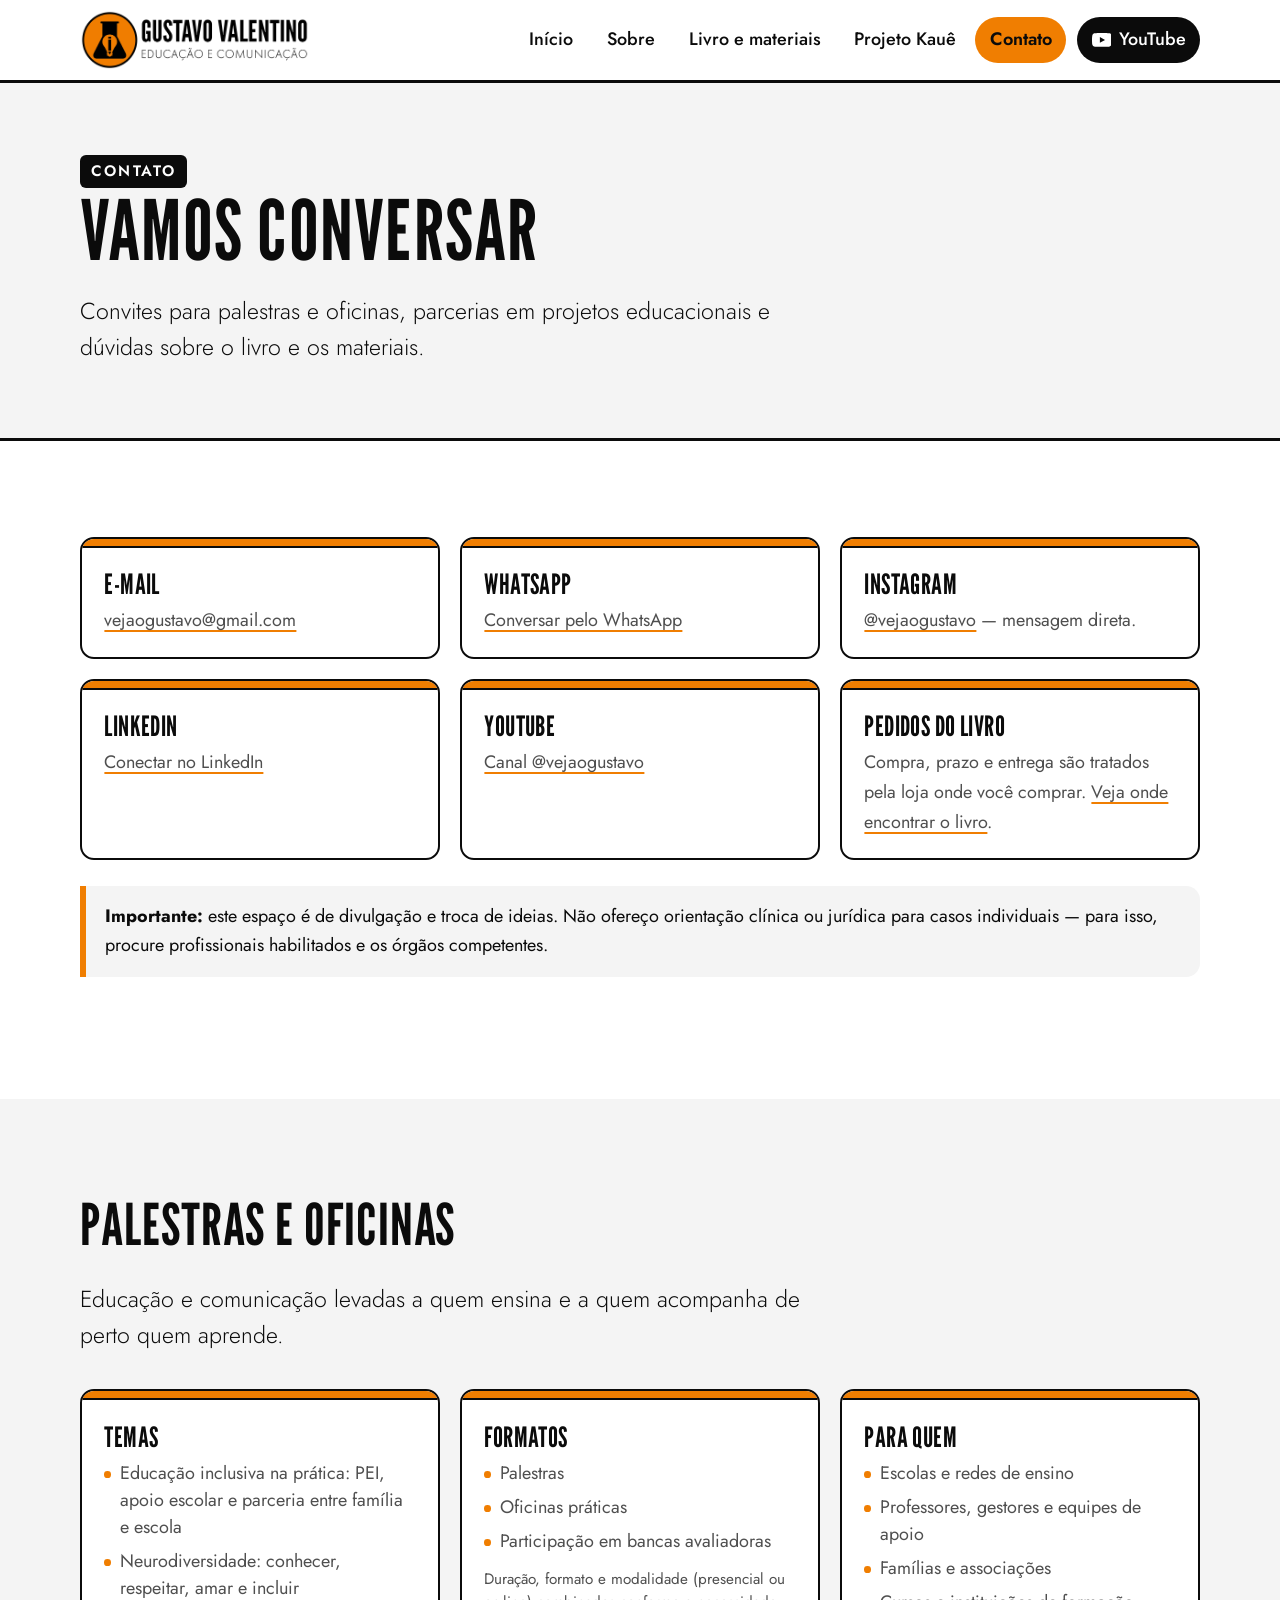
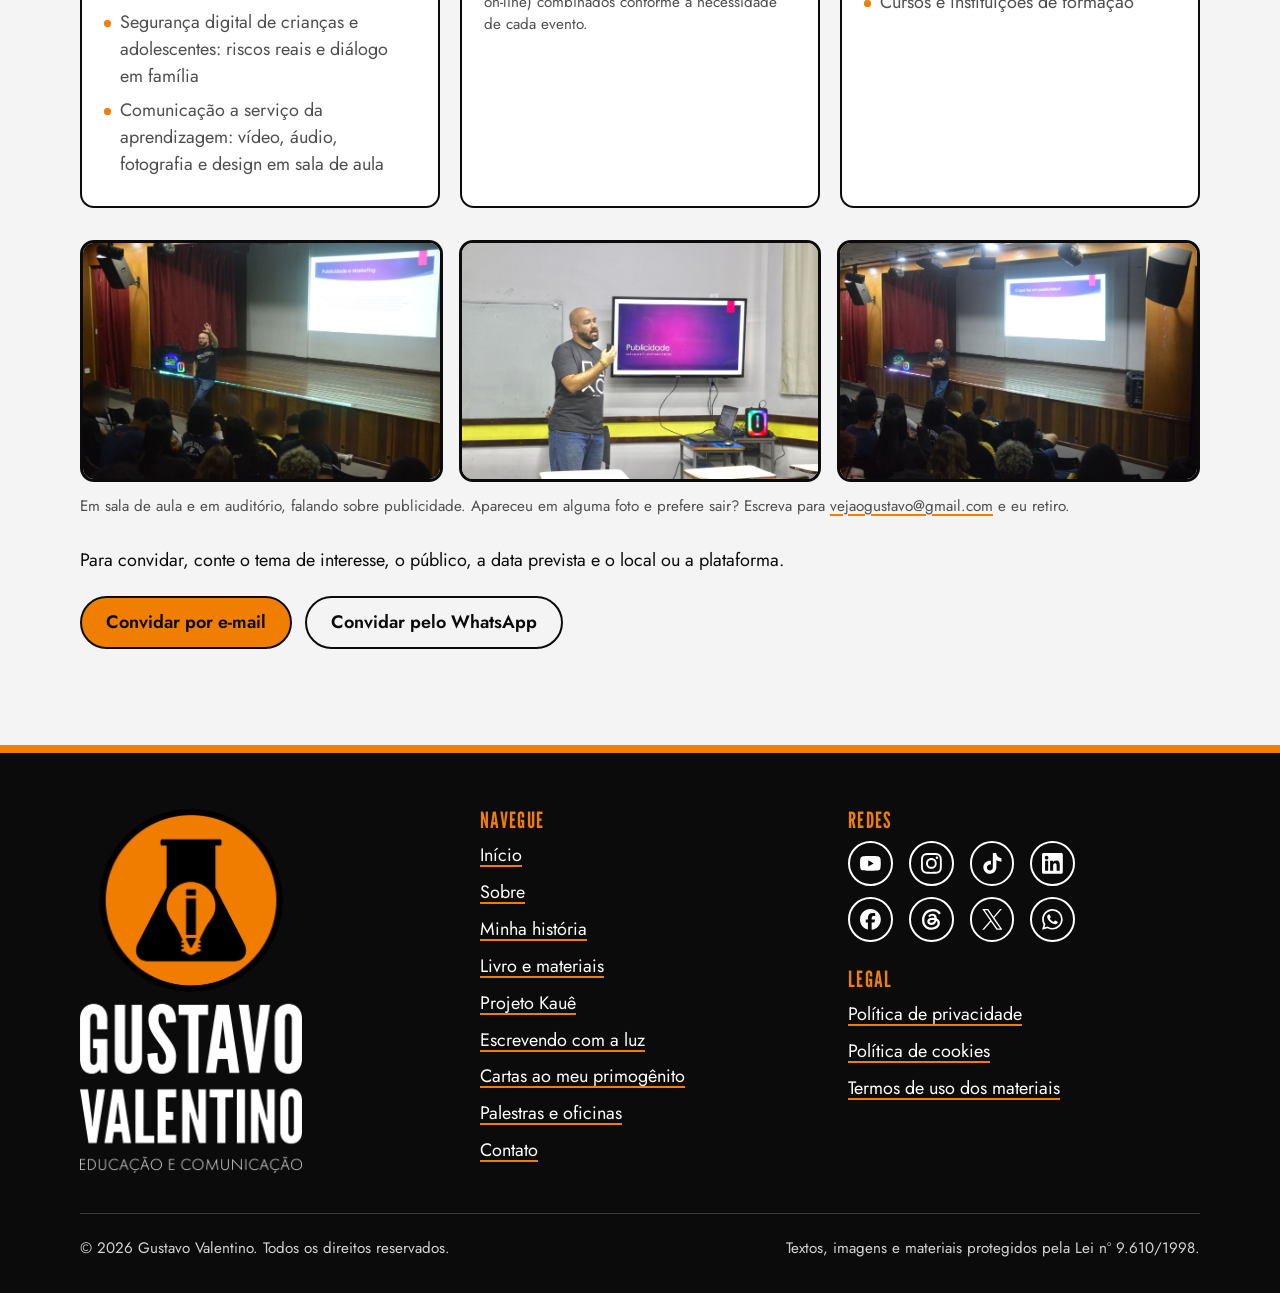
<file: contato.html>
<!doctype html>
<html lang="pt-BR" class="no-js">
<head>
<meta charset="utf-8">
<meta name="viewport" content="width=device-width, initial-scale=1">
<title>Contato | Gustavo Valentino</title>
<meta name="description" content="Entre em contato com Gustavo Valentino para convites, parcerias e dúvidas sobre o livro e os materiais.">
<meta name="google-site-verification" content="NZqcsrPwidVDBCwjTtgBw9CsJBk7ykiOT2rEx9dWaaY">
<link rel="canonical" href="https://vejaogustavo.github.io/contato.html">
<meta name="theme-color" content="#F07E01">
<meta property="og:type" content="website"><meta property="og:locale" content="pt_BR">
<meta property="og:site_name" content="Gustavo Valentino | Educação e Comunicação">
<meta property="og:title" content="Contato | Gustavo Valentino"><meta property="og:description" content="Entre em contato com Gustavo Valentino para convites, parcerias e dúvidas sobre o livro e os materiais.">
<meta property="og:url" content="https://vejaogustavo.github.io/contato.html"><meta property="og:image" content="https://vejaogustavo.github.io/assets/img/og.png">
<meta property="og:image:alt" content="Gustavo Valentino | Educação e Comunicação — Ideias acesas, saber compartilhado">
<meta name="twitter:card" content="summary_large_image">
<link rel="icon" href="favicon.ico" sizes="any"><link rel="icon" type="image/png" sizes="32x32" href="assets/img/favicon-32.png">
<link rel="apple-touch-icon" href="assets/img/apple-touch-icon.png">
<link rel="preload" href="assets/fonts/league-gothic-latin-400-normal.woff2" as="font" type="font/woff2" crossorigin>
<link rel="preload" href="assets/fonts/jost-latin-wght-normal.woff2" as="font" type="font/woff2" crossorigin>
<link rel="stylesheet" href="assets/css/style.css">
<script>document.documentElement.className="js"</script>
</head>
<body>
<a class="skip" href="#conteudo">Pular para o conteúdo</a>
<header class="site-header"><div class="wrap">
<a class="brand" href="index.html">
<img src="assets/img/logo-horizontal.png" width="1000" height="259" alt="Gustavo Valentino — Educação e Comunicação"><span class="sr-only"> — página inicial</span></a>
<button class="nav-toggle" type="button" aria-expanded="false" aria-controls="menu">Menu</button>
<nav class="main-nav" id="menu" aria-label="Principal"><ul><li><a href="index.html">Início</a></li><li><a href="sobre.html">Sobre</a></li><li><a href="materiais.html">Livro e materiais</a></li><li><a href="projeto-kaue.html">Projeto Kauê</a></li><li><a href="contato.html" aria-current="page">Contato</a></li><li class="nav-yt"><a href="https://www.youtube.com/@vejaogustavo" target="_blank" rel="noopener noreferrer"><svg viewBox="0 0 24 24" aria-hidden="true" focusable="false"><path d="M23.498 6.186a3.016 3.016 0 0 0-2.122-2.136C19.505 3.545 12 3.545 12 3.545s-7.505 0-9.377.505A3.017 3.017 0 0 0 .502 6.186C0 8.07 0 12 0 12s0 3.93.502 5.814a3.016 3.016 0 0 0 2.122 2.136c1.871.505 9.376.505 9.376.505s7.505 0 9.377-.505a3.015 3.015 0 0 0 2.122-2.136C24 15.93 24 12 24 12s0-3.93-.502-5.814zM9.545 15.568V8.432L15.818 12l-6.273 3.568z"/></svg><span>YouTube</span><span class="sr-only"> (abre em nova aba)</span></a></li></ul></nav>
</div></header>
<main id="conteudo">

<section class="page-head"><div class="wrap"><p class="eyebrow">Contato</p>
<h1>Vamos conversar</h1>
<p class="lead">Convites para palestras e oficinas, parcerias em projetos educacionais e dúvidas sobre o livro e os materiais.</p></div></section>

<section class="band"><div class="wrap">
<h2 class="sr-only">Canais de contato</h2>
<div class="grid grid--3">
<article class="card"><h3>E-mail</h3><p><a href="mailto:vejaogustavo@gmail.com">vejaogustavo@gmail.com</a></p></article><article class="card"><h3>WhatsApp</h3><p><a href="https://wa.me/5521988305319" target="_blank" rel="noopener noreferrer">Conversar pelo WhatsApp<span class="sr-only"> (abre em nova aba)</span></a></p></article>
<article class="card"><h3>Instagram</h3><p><a href="https://www.instagram.com/vejaogustavo" target="_blank" rel="noopener noreferrer">@vejaogustavo<span class="sr-only"> (abre em nova aba)</span></a> — mensagem direta.</p></article>
<article class="card"><h3>LinkedIn</h3><p><a href="https://www.linkedin.com/company/vejaogustavo" target="_blank" rel="noopener noreferrer">Conectar no LinkedIn<span class="sr-only"> (abre em nova aba)</span></a></p></article>
<article class="card"><h3>YouTube</h3><p><a href="https://www.youtube.com/@vejaogustavo" target="_blank" rel="noopener noreferrer">Canal @vejaogustavo<span class="sr-only"> (abre em nova aba)</span></a></p></article>
<article class="card"><h3>Pedidos do livro</h3><p>Compra, prazo e entrega são tratados pela loja onde você comprar. <a href="materiais.html#onde-comprar">Veja onde encontrar o livro</a>.</p></article>
</div>
<div class="note"><p><strong>Importante:</strong> este espaço é de divulgação e troca de ideias. Não ofereço orientação clínica ou jurídica para casos individuais — para isso, procure profissionais habilitados e os órgãos competentes.</p></div>
</div></section>

<section class="band band--gray" id="palestras" aria-labelledby="pal"><div class="wrap">
<div class="section-head"><h2 id="pal">Palestras e oficinas</h2>
<p class="lead">Educação e comunicação levadas a quem ensina e a quem acompanha de perto quem aprende.</p></div>
<div class="grid grid--3">
<article class="card"><h3>Temas</h3><ul class="plain">
<li>Educação inclusiva na prática: PEI, apoio escolar e parceria entre família e escola</li>
<li>Neurodiversidade: conhecer, respeitar, amar e incluir</li>
<li>Segurança digital de crianças e adolescentes: riscos reais e diálogo em família</li>
<li>Comunicação a serviço da aprendizagem: vídeo, áudio, fotografia e design em sala de aula</li>
</ul></article>
<article class="card"><h3>Formatos</h3><ul class="plain">
<li>Palestras</li>
<li>Oficinas práticas</li>
<li>Participação em bancas avaliadoras</li>
</ul><p class="fine">Duração, formato e modalidade (presencial ou on-line) combinados conforme a necessidade de cada evento.</p></article>
<article class="card"><h3>Para quem</h3><ul class="plain">
<li>Escolas e redes de ensino</li>
<li>Professores, gestores e equipes de apoio</li>
<li>Famílias e associações</li>
<li>Cursos e instituições de formação</li>
</ul></article>
</div>
<ul class="shots shots--3" aria-label="Fotos de palestras">
<li><img src="assets/img/palestra-2.jpg" width="1600" height="1066" loading="lazy" alt="Gustavo Valentino em um palco de auditório, de camiseta preta e óculos, com a mão levantada, diante de uma plateia de estudantes vista de costas. À direita, um telão exibe o slide “Publicidade e Marketing”."></li>
<li><img src="assets/img/palestra-1.jpg" width="1600" height="1066" loading="lazy" alt="Gustavo Valentino em uma sala de aula, de camiseta cinza, falando e segurando um controle. Na televisão ao fundo, o slide “Publicidade: está em você e você não percebe”."></li>
<li><img src="assets/img/palestra-3.jpg" width="1600" height="1066" loading="lazy" alt="Auditório visto da plateia: Gustavo Valentino, de braços cruzados, fala no palco, e o telão mostra o slide “O que faz um publicitário?”. Em primeiro plano, estudantes sentados, em sua maioria de costas."></li>
</ul>
<p class="fine" style="margin-top:.8rem">Em sala de aula e em auditório, falando sobre publicidade. Apareceu em alguma foto e prefere sair? Escreva para <a href="mailto:vejaogustavo@gmail.com">vejaogustavo@gmail.com</a> e eu retiro.</p>
<p style="margin-top:1.8rem">Para convidar, conte o tema de interesse, o público, a data prevista e o local ou a plataforma.</p>
<div class="actions" style="margin-top:1rem"><a class="btn" href="mailto:vejaogustavo@gmail.com?subject=Convite%20para%20palestra%20ou%20oficina">Convidar por e-mail</a> <a class="btn btn--ghost" href="https://wa.me/5521988305319" target="_blank" rel="noopener noreferrer">Convidar pelo WhatsApp<span class="sr-only"> (abre em nova aba)</span></a></div>
</div></section>

</main>
<footer class="site-footer"><div class="wrap">
<div class="foot-grid">
<div class="foot-logo"><img src="assets/img/logo-vertical.png" width="900" height="1479" alt="Gustavo Valentino — Educação e Comunicação" loading="lazy"></div>
<div><h2>Navegue</h2><ul class="links">
<li><a href="index.html">Início</a></li><li><a href="sobre.html">Sobre</a></li><li><a href="minha-historia.html">Minha história</a></li>
<li><a href="materiais.html">Livro e materiais</a></li><li><a href="projeto-kaue.html">Projeto Kauê</a></li><li><a href="fotografia.html">Escrevendo com a luz</a></li>
<li><a href="cartas.html">Cartas ao meu primogênito</a></li><li><a href="contato.html#palestras">Palestras e oficinas</a></li><li><a href="contato.html">Contato</a></li></ul></div>
<div><h2>Redes</h2><ul class="foot-social"><li><a href="https://www.youtube.com/@vejaogustavo" target="_blank" rel="noopener noreferrer"><svg viewBox="0 0 24 24" aria-hidden="true" focusable="false"><path d="M23.498 6.186a3.016 3.016 0 0 0-2.122-2.136C19.505 3.545 12 3.545 12 3.545s-7.505 0-9.377.505A3.017 3.017 0 0 0 .502 6.186C0 8.07 0 12 0 12s0 3.93.502 5.814a3.016 3.016 0 0 0 2.122 2.136c1.871.505 9.376.505 9.376.505s7.505 0 9.377-.505a3.015 3.015 0 0 0 2.122-2.136C24 15.93 24 12 24 12s0-3.93-.502-5.814zM9.545 15.568V8.432L15.818 12l-6.273 3.568z"/></svg><span class="sr-only">YouTube (abre em nova aba)</span></a></li><li><a href="https://www.instagram.com/vejaogustavo" target="_blank" rel="noopener noreferrer"><svg viewBox="0 0 24 24" aria-hidden="true" focusable="false"><path d="M7.0301.084c-1.2768.0602-2.1487.264-2.911.5634-.7888.3075-1.4575.72-2.1228 1.3877-.6652.6677-1.075 1.3368-1.3802 2.127-.2954.7638-.4956 1.6365-.552 2.914-.0564 1.2775-.0689 1.6882-.0626 4.947.0062 3.2586.0206 3.6671.0825 4.9473.061 1.2765.264 2.1482.5635 2.9107.308.7889.72 1.4573 1.388 2.1228.6679.6655 1.3365 1.0743 2.1285 1.38.7632.295 1.6361.4961 2.9134.552 1.2773.056 1.6884.069 4.9462.0627 3.2578-.0062 3.668-.0207 4.9478-.0814 1.28-.0607 2.147-.2652 2.9098-.5633.7889-.3086 1.4578-.72 2.1228-1.3881.665-.6682 1.0745-1.3378 1.3795-2.1284.2957-.7632.4966-1.636.552-2.9124.056-1.2809.0692-1.6898.063-4.948-.0063-3.2583-.021-3.6668-.0817-4.9465-.0607-1.2797-.264-2.1487-.5633-2.9117-.3084-.7889-.72-1.4568-1.3876-2.1228C21.2982 1.33 20.628.9208 19.8378.6165 19.074.321 18.2017.1197 16.9244.0645 15.6471.0093 15.236-.005 11.977.0014 8.718.0076 8.31.0215 7.0301.0839m.1402 21.6932c-1.17-.0509-1.8053-.2453-2.2287-.408-.5606-.216-.96-.4771-1.3819-.895-.422-.4178-.6811-.8186-.9-1.378-.1644-.4234-.3624-1.058-.4171-2.228-.0595-1.2645-.072-1.6442-.079-4.848-.007-3.2037.0053-3.583.0607-4.848.05-1.169.2456-1.805.408-2.2282.216-.5613.4762-.96.895-1.3816.4188-.4217.8184-.6814 1.3783-.9003.423-.1651 1.0575-.3614 2.227-.4171 1.2655-.06 1.6447-.072 4.848-.079 3.2033-.007 3.5835.005 4.8495.0608 1.169.0508 1.8053.2445 2.228.408.5608.216.96.4754 1.3816.895.4217.4194.6816.8176.9005 1.3787.1653.4217.3617 1.056.4169 2.2263.0602 1.2655.0739 1.645.0796 4.848.0058 3.203-.0055 3.5834-.061 4.848-.051 1.17-.245 1.8055-.408 2.2294-.216.5604-.4763.96-.8954 1.3814-.419.4215-.8181.6811-1.3783.9-.4224.1649-1.0577.3617-2.2262.4174-1.2656.0595-1.6448.072-4.8493.079-3.2045.007-3.5825-.006-4.848-.0608M16.953 5.5864A1.44 1.44 0 1 0 18.39 4.144a1.44 1.44 0 0 0-1.437 1.4424M5.8385 12.012c.0067 3.4032 2.7706 6.1557 6.173 6.1493 3.4026-.0065 6.157-2.7701 6.1506-6.1733-.0065-3.4032-2.771-6.1565-6.174-6.1498-3.403.0067-6.156 2.771-6.1496 6.1738M8 12.0077a4 4 0 1 1 4.008 3.9921A3.9996 3.9996 0 0 1 8 12.0077"/></svg><span class="sr-only">Instagram (abre em nova aba)</span></a></li><li><a href="https://www.tiktok.com/@vejaogustavo" target="_blank" rel="noopener noreferrer"><svg viewBox="0 0 24 24" aria-hidden="true" focusable="false"><path d="M12.525.02c1.31-.02 2.61-.01 3.91-.02.08 1.53.63 3.09 1.75 4.17 1.12 1.11 2.7 1.62 4.24 1.79v4.03c-1.44-.05-2.89-.35-4.2-.97-.57-.26-1.1-.59-1.62-.93-.01 2.92.01 5.84-.02 8.75-.08 1.4-.54 2.79-1.35 3.94-1.31 1.92-3.58 3.17-5.91 3.21-1.43.08-2.86-.31-4.08-1.03-2.02-1.19-3.44-3.37-3.65-5.71-.02-.5-.03-1-.01-1.49.18-1.9 1.12-3.72 2.58-4.96 1.66-1.44 3.98-2.13 6.15-1.72.02 1.48-.04 2.96-.04 4.44-.99-.32-2.15-.23-3.02.37-.63.41-1.11 1.04-1.36 1.75-.21.51-.15 1.07-.14 1.61.24 1.64 1.82 3.02 3.5 2.87 1.12-.01 2.19-.66 2.77-1.61.19-.33.4-.67.41-1.06.1-1.79.06-3.57.07-5.36.01-4.03-.01-8.05.02-12.07z"/></svg><span class="sr-only">TikTok (abre em nova aba)</span></a></li><li><a href="https://www.linkedin.com/company/vejaogustavo" target="_blank" rel="noopener noreferrer"><svg viewBox="0 0 24 24" aria-hidden="true" focusable="false"><path d="M20.447 20.452h-3.554v-5.569c0-1.328-.027-3.037-1.852-3.037-1.853 0-2.136 1.445-2.136 2.939v5.667H9.351V9h3.414v1.561h.046c.477-.9 1.637-1.85 3.37-1.85 3.601 0 4.267 2.37 4.267 5.455v6.286zM5.337 7.433c-1.144 0-2.063-.926-2.063-2.065 0-1.138.92-2.063 2.063-2.063 1.14 0 2.064.925 2.064 2.063 0 1.139-.925 2.065-2.064 2.065zm1.782 13.019H3.555V9h3.564v11.452zM22.225 0H1.771C.792 0 0 .774 0 1.729v20.542C0 23.227.792 24 1.771 24h20.451C23.2 24 24 23.227 24 22.271V1.729C24 .774 23.2 0 22.222 0h.003z"/></svg><span class="sr-only">LinkedIn (abre em nova aba)</span></a></li><li><a href="https://www.facebook.com/vejaogustavo" target="_blank" rel="noopener noreferrer"><svg viewBox="0 0 24 24" aria-hidden="true" focusable="false"><path d="M9.101 23.691v-7.98H6.627v-3.667h2.474v-1.58c0-4.085 1.848-5.978 5.858-5.978.401 0 .955.042 1.468.103a8.68 8.68 0 0 1 1.141.195v3.325a8.623 8.623 0 0 0-.653-.036 26.805 26.805 0 0 0-.733-.009c-.707 0-1.259.096-1.675.309a1.686 1.686 0 0 0-.679.622c-.258.42-.374.995-.374 1.752v1.297h3.919l-.386 2.103-.287 1.564h-3.246v8.245C19.396 23.238 24 18.179 24 12.044c0-6.627-5.373-12-12-12s-12 5.373-12 12c0 5.628 3.874 10.35 9.101 11.647Z"/></svg><span class="sr-only">Facebook (abre em nova aba)</span></a></li><li><a href="https://www.threads.com/@vejaogustavo" target="_blank" rel="noopener noreferrer"><svg viewBox="0 0 24 24" aria-hidden="true" focusable="false"><path d="M18.263 11.097c-.03-3.486-1.92-5.586-5.111-5.586-2.13 0-3.922.963-4.863 2.499l2.062 1.438c.535-.843 1.272-1.543 2.628-1.543 1.528 0 2.318.85 2.544 2.431a15 15 0 0 0-2.236-.173c-4.125 0-6.068 1.867-6.068 4.336s1.943 3.99 4.804 3.99c3.139 0 5.013-2.115 5.781-4.735.798.361 1.348 1.204 1.348 2.47 0 3.387-3.907 5.232-7.22 5.232-4.885 0-8.077-3.207-8.077-8.424 0-6.392 4.223-10.487 9.9-10.487 3.808 0 5.69 1.671 6.97 3.914l2.108-1.475C21.44 2.078 18.331 0 13.663 0 6.227 0 1.168 5.277 1.168 12.934c0 7 4.953 11.066 10.856 11.066 4.878 0 9.809-2.846 9.809-7.716 0-2.545-1.46-4.231-3.569-5.187m-6.33 4.855c-1.077 0-2.026-.512-2.026-1.453 0-1.483 1.822-1.934 3.606-1.934.678 0 1.34.045 1.927.173-.422 1.927-1.671 3.215-3.508 3.214Z"/></svg><span class="sr-only">Threads (abre em nova aba)</span></a></li><li><a href="https://x.com/vejaogustavo" target="_blank" rel="noopener noreferrer"><svg viewBox="0 0 24 24" aria-hidden="true" focusable="false"><path d="M14.234 10.162 22.977 0h-2.072l-7.591 8.824L7.251 0H.258l9.168 13.343L.258 24H2.33l8.016-9.318L16.749 24h6.993zm-2.837 3.299-.929-1.329L3.076 1.56h3.182l5.965 8.532.929 1.329 7.754 11.09h-3.182z"/></svg><span class="sr-only">X (abre em nova aba)</span></a></li><li><a href="https://wa.me/5521988305319" target="_blank" rel="noopener noreferrer"><svg viewBox="0 0 24 24" aria-hidden="true" focusable="false"><path d="M17.472 14.382c-.297-.149-1.758-.867-2.03-.967-.273-.099-.471-.148-.67.15-.197.297-.767.966-.94 1.164-.173.199-.347.223-.644.075-.297-.15-1.255-.463-2.39-1.475-.883-.788-1.48-1.761-1.653-2.059-.173-.297-.018-.458.13-.606.134-.133.298-.347.446-.52.149-.174.198-.298.298-.497.099-.198.05-.371-.025-.52-.075-.149-.669-1.612-.916-2.207-.242-.579-.487-.5-.669-.51-.173-.008-.371-.01-.57-.01-.198 0-.52.074-.792.372-.272.297-1.04 1.016-1.04 2.479 0 1.462 1.065 2.875 1.213 3.074.149.198 2.096 3.2 5.077 4.487.709.306 1.262.489 1.694.625.712.227 1.36.195 1.871.118.571-.085 1.758-.719 2.006-1.413.248-.694.248-1.289.173-1.413-.074-.124-.272-.198-.57-.347m-5.421 7.403h-.004a9.87 9.87 0 01-5.031-1.378l-.361-.214-3.741.982.998-3.648-.235-.374a9.86 9.86 0 01-1.51-5.26c.001-5.45 4.436-9.884 9.888-9.884 2.64 0 5.122 1.03 6.988 2.898a9.825 9.825 0 012.893 6.994c-.003 5.45-4.437 9.884-9.885 9.884m8.413-18.297A11.815 11.815 0 0012.05 0C5.495 0 .16 5.335.157 11.892c0 2.096.547 4.142 1.588 5.945L.057 24l6.305-1.654a11.882 11.882 0 005.683 1.448h.005c6.554 0 11.89-5.335 11.893-11.893a11.821 11.821 0 00-3.48-8.413Z"/></svg><span class="sr-only">WhatsApp (abre em nova aba)</span></a></li></ul>
<h2 class="foot-legal">Legal</h2><ul class="links">
<li><a href="privacidade.html">Política de privacidade</a></li><li><a href="cookies.html">Política de cookies</a></li>
<li><a href="termos-materiais.html">Termos de uso dos materiais</a></li></ul></div>
</div>
<div class="foot-bottom"><p>© 2026 Gustavo Valentino. Todos os direitos reservados.</p>
<p>Textos, imagens e materiais protegidos pela Lei nº 9.610/1998.</p></div>
</div></footer>
<script src="assets/js/menu.js" defer></script>
</body>
</html>
</file>
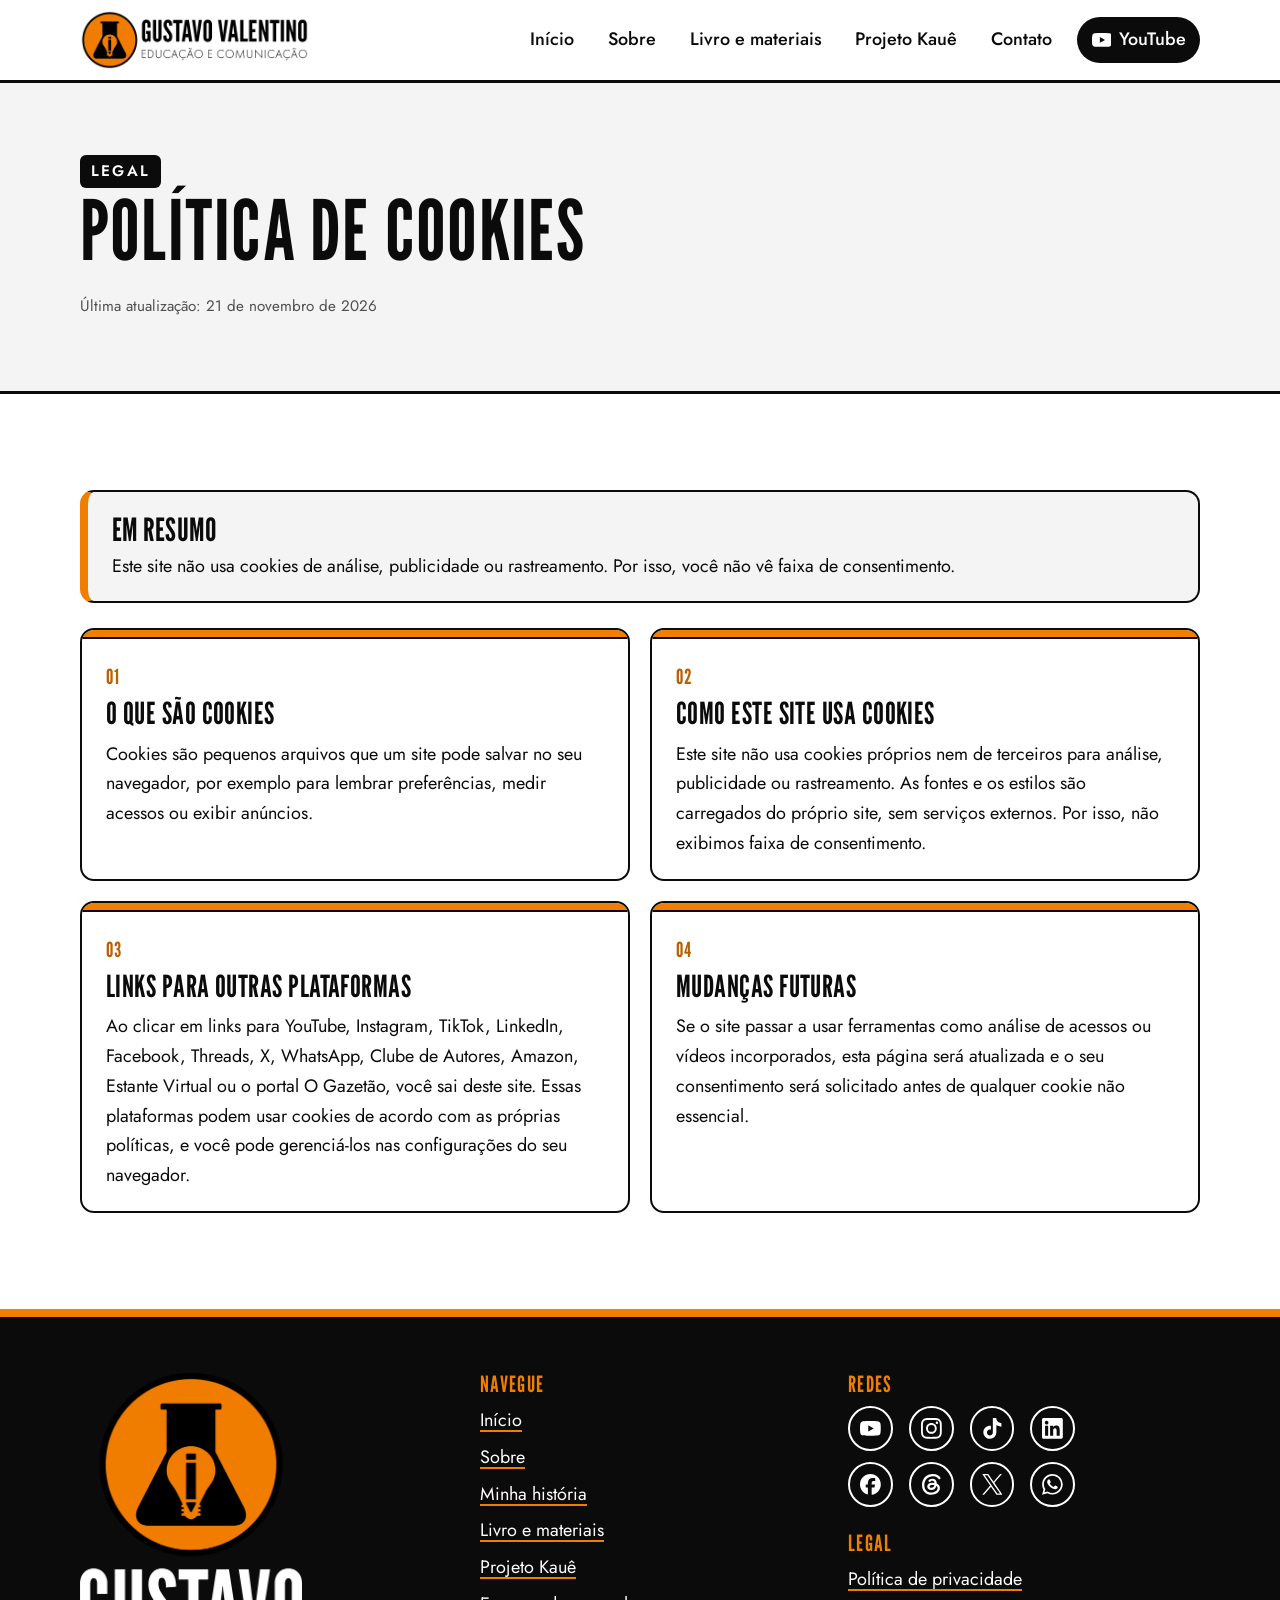
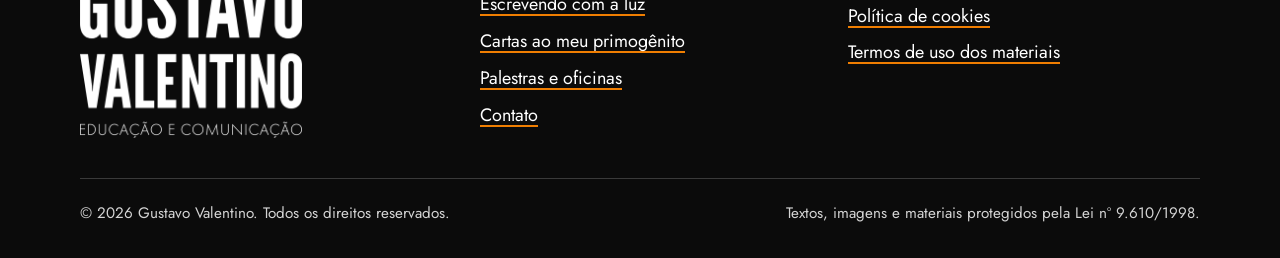
<file: cookies.html>
<!doctype html>
<html lang="pt-BR" class="no-js">
<head>
<meta charset="utf-8">
<meta name="viewport" content="width=device-width, initial-scale=1">
<title>Política de cookies | Gustavo Valentino</title>
<meta name="description" content="O site de Gustavo Valentino não utiliza cookies de rastreamento, análise ou publicidade.">
<meta name="google-site-verification" content="NZqcsrPwidVDBCwjTtgBw9CsJBk7ykiOT2rEx9dWaaY">
<link rel="canonical" href="https://vejaogustavo.github.io/cookies.html">
<meta name="theme-color" content="#F07E01">
<meta property="og:type" content="website"><meta property="og:locale" content="pt_BR">
<meta property="og:site_name" content="Gustavo Valentino | Educação e Comunicação">
<meta property="og:title" content="Política de cookies | Gustavo Valentino"><meta property="og:description" content="O site de Gustavo Valentino não utiliza cookies de rastreamento, análise ou publicidade.">
<meta property="og:url" content="https://vejaogustavo.github.io/cookies.html"><meta property="og:image" content="https://vejaogustavo.github.io/assets/img/og.png">
<meta property="og:image:alt" content="Gustavo Valentino | Educação e Comunicação — Ideias acesas, saber compartilhado">
<meta name="twitter:card" content="summary_large_image">
<link rel="icon" href="favicon.ico" sizes="any"><link rel="icon" type="image/png" sizes="32x32" href="assets/img/favicon-32.png">
<link rel="apple-touch-icon" href="assets/img/apple-touch-icon.png">
<link rel="preload" href="assets/fonts/league-gothic-latin-400-normal.woff2" as="font" type="font/woff2" crossorigin>
<link rel="preload" href="assets/fonts/jost-latin-wght-normal.woff2" as="font" type="font/woff2" crossorigin>
<link rel="stylesheet" href="assets/css/style.css">
<script>document.documentElement.className="js"</script>
</head>
<body>
<a class="skip" href="#conteudo">Pular para o conteúdo</a>
<header class="site-header"><div class="wrap">
<a class="brand" href="index.html">
<img src="assets/img/logo-horizontal.png" width="1000" height="259" alt="Gustavo Valentino — Educação e Comunicação"><span class="sr-only"> — página inicial</span></a>
<button class="nav-toggle" type="button" aria-expanded="false" aria-controls="menu">Menu</button>
<nav class="main-nav" id="menu" aria-label="Principal"><ul><li><a href="index.html">Início</a></li><li><a href="sobre.html">Sobre</a></li><li><a href="materiais.html">Livro e materiais</a></li><li><a href="projeto-kaue.html">Projeto Kauê</a></li><li><a href="contato.html">Contato</a></li><li class="nav-yt"><a href="https://www.youtube.com/@vejaogustavo" target="_blank" rel="noopener noreferrer"><svg viewBox="0 0 24 24" aria-hidden="true" focusable="false"><path d="M23.498 6.186a3.016 3.016 0 0 0-2.122-2.136C19.505 3.545 12 3.545 12 3.545s-7.505 0-9.377.505A3.017 3.017 0 0 0 .502 6.186C0 8.07 0 12 0 12s0 3.93.502 5.814a3.016 3.016 0 0 0 2.122 2.136c1.871.505 9.376.505 9.376.505s7.505 0 9.377-.505a3.015 3.015 0 0 0 2.122-2.136C24 15.93 24 12 24 12s0-3.93-.502-5.814zM9.545 15.568V8.432L15.818 12l-6.273 3.568z"/></svg><span>YouTube</span><span class="sr-only"> (abre em nova aba)</span></a></li></ul></nav>
</div></header>
<main id="conteudo">

<section class="page-head"><div class="wrap"><p class="eyebrow">Legal</p><h1>Política de cookies</h1>
<p class="updated">Última atualização: 21 de novembro de 2026</p></div></section>
<section class="band"><div class="wrap">
<!-- TEXTO-BASE: revisar com advogado(a) antes de considerar definitivo -->
<div class="summary"><h2>Em resumo</h2><p>Este site não usa cookies de análise, publicidade ou rastreamento. Por isso, você não vê faixa de consentimento.</p></div>
<div class="legal-grid"><article class="lcard"><span class="num">01</span><h2>O que são cookies</h2><p>Cookies são pequenos arquivos que um site pode salvar no seu navegador, por exemplo para lembrar preferências, medir acessos ou exibir anúncios.</p></article><article class="lcard"><span class="num">02</span><h2>Como este site usa cookies</h2><p>Este site não usa cookies próprios nem de terceiros para análise, publicidade ou rastreamento. As fontes e os estilos são carregados do próprio site, sem serviços externos. Por isso, não exibimos faixa de consentimento.</p></article><article class="lcard"><span class="num">03</span><h2>Links para outras plataformas</h2><p>Ao clicar em links para YouTube, Instagram, TikTok, LinkedIn, Facebook, Threads, X, WhatsApp, Clube de Autores, Amazon, Estante Virtual ou o portal O Gazetão, você sai deste site. Essas plataformas podem usar cookies de acordo com as próprias políticas, e você pode gerenciá-los nas configurações do seu navegador.</p></article><article class="lcard"><span class="num">04</span><h2>Mudanças futuras</h2><p>Se o site passar a usar ferramentas como análise de acessos ou vídeos incorporados, esta página será atualizada e o seu consentimento será solicitado antes de qualquer cookie não essencial.</p></article></div>
</div></section>
</main>
<footer class="site-footer"><div class="wrap">
<div class="foot-grid">
<div class="foot-logo"><img src="assets/img/logo-vertical.png" width="900" height="1479" alt="Gustavo Valentino — Educação e Comunicação" loading="lazy"></div>
<div><h2>Navegue</h2><ul class="links">
<li><a href="index.html">Início</a></li><li><a href="sobre.html">Sobre</a></li><li><a href="minha-historia.html">Minha história</a></li>
<li><a href="materiais.html">Livro e materiais</a></li><li><a href="projeto-kaue.html">Projeto Kauê</a></li><li><a href="fotografia.html">Escrevendo com a luz</a></li>
<li><a href="cartas.html">Cartas ao meu primogênito</a></li><li><a href="contato.html#palestras">Palestras e oficinas</a></li><li><a href="contato.html">Contato</a></li></ul></div>
<div><h2>Redes</h2><ul class="foot-social"><li><a href="https://www.youtube.com/@vejaogustavo" target="_blank" rel="noopener noreferrer"><svg viewBox="0 0 24 24" aria-hidden="true" focusable="false"><path d="M23.498 6.186a3.016 3.016 0 0 0-2.122-2.136C19.505 3.545 12 3.545 12 3.545s-7.505 0-9.377.505A3.017 3.017 0 0 0 .502 6.186C0 8.07 0 12 0 12s0 3.93.502 5.814a3.016 3.016 0 0 0 2.122 2.136c1.871.505 9.376.505 9.376.505s7.505 0 9.377-.505a3.015 3.015 0 0 0 2.122-2.136C24 15.93 24 12 24 12s0-3.93-.502-5.814zM9.545 15.568V8.432L15.818 12l-6.273 3.568z"/></svg><span class="sr-only">YouTube (abre em nova aba)</span></a></li><li><a href="https://www.instagram.com/vejaogustavo" target="_blank" rel="noopener noreferrer"><svg viewBox="0 0 24 24" aria-hidden="true" focusable="false"><path d="M7.0301.084c-1.2768.0602-2.1487.264-2.911.5634-.7888.3075-1.4575.72-2.1228 1.3877-.6652.6677-1.075 1.3368-1.3802 2.127-.2954.7638-.4956 1.6365-.552 2.914-.0564 1.2775-.0689 1.6882-.0626 4.947.0062 3.2586.0206 3.6671.0825 4.9473.061 1.2765.264 2.1482.5635 2.9107.308.7889.72 1.4573 1.388 2.1228.6679.6655 1.3365 1.0743 2.1285 1.38.7632.295 1.6361.4961 2.9134.552 1.2773.056 1.6884.069 4.9462.0627 3.2578-.0062 3.668-.0207 4.9478-.0814 1.28-.0607 2.147-.2652 2.9098-.5633.7889-.3086 1.4578-.72 2.1228-1.3881.665-.6682 1.0745-1.3378 1.3795-2.1284.2957-.7632.4966-1.636.552-2.9124.056-1.2809.0692-1.6898.063-4.948-.0063-3.2583-.021-3.6668-.0817-4.9465-.0607-1.2797-.264-2.1487-.5633-2.9117-.3084-.7889-.72-1.4568-1.3876-2.1228C21.2982 1.33 20.628.9208 19.8378.6165 19.074.321 18.2017.1197 16.9244.0645 15.6471.0093 15.236-.005 11.977.0014 8.718.0076 8.31.0215 7.0301.0839m.1402 21.6932c-1.17-.0509-1.8053-.2453-2.2287-.408-.5606-.216-.96-.4771-1.3819-.895-.422-.4178-.6811-.8186-.9-1.378-.1644-.4234-.3624-1.058-.4171-2.228-.0595-1.2645-.072-1.6442-.079-4.848-.007-3.2037.0053-3.583.0607-4.848.05-1.169.2456-1.805.408-2.2282.216-.5613.4762-.96.895-1.3816.4188-.4217.8184-.6814 1.3783-.9003.423-.1651 1.0575-.3614 2.227-.4171 1.2655-.06 1.6447-.072 4.848-.079 3.2033-.007 3.5835.005 4.8495.0608 1.169.0508 1.8053.2445 2.228.408.5608.216.96.4754 1.3816.895.4217.4194.6816.8176.9005 1.3787.1653.4217.3617 1.056.4169 2.2263.0602 1.2655.0739 1.645.0796 4.848.0058 3.203-.0055 3.5834-.061 4.848-.051 1.17-.245 1.8055-.408 2.2294-.216.5604-.4763.96-.8954 1.3814-.419.4215-.8181.6811-1.3783.9-.4224.1649-1.0577.3617-2.2262.4174-1.2656.0595-1.6448.072-4.8493.079-3.2045.007-3.5825-.006-4.848-.0608M16.953 5.5864A1.44 1.44 0 1 0 18.39 4.144a1.44 1.44 0 0 0-1.437 1.4424M5.8385 12.012c.0067 3.4032 2.7706 6.1557 6.173 6.1493 3.4026-.0065 6.157-2.7701 6.1506-6.1733-.0065-3.4032-2.771-6.1565-6.174-6.1498-3.403.0067-6.156 2.771-6.1496 6.1738M8 12.0077a4 4 0 1 1 4.008 3.9921A3.9996 3.9996 0 0 1 8 12.0077"/></svg><span class="sr-only">Instagram (abre em nova aba)</span></a></li><li><a href="https://www.tiktok.com/@vejaogustavo" target="_blank" rel="noopener noreferrer"><svg viewBox="0 0 24 24" aria-hidden="true" focusable="false"><path d="M12.525.02c1.31-.02 2.61-.01 3.91-.02.08 1.53.63 3.09 1.75 4.17 1.12 1.11 2.7 1.62 4.24 1.79v4.03c-1.44-.05-2.89-.35-4.2-.97-.57-.26-1.1-.59-1.62-.93-.01 2.92.01 5.84-.02 8.75-.08 1.4-.54 2.79-1.35 3.94-1.31 1.92-3.58 3.17-5.91 3.21-1.43.08-2.86-.31-4.08-1.03-2.02-1.19-3.44-3.37-3.65-5.71-.02-.5-.03-1-.01-1.49.18-1.9 1.12-3.72 2.58-4.96 1.66-1.44 3.98-2.13 6.15-1.72.02 1.48-.04 2.96-.04 4.44-.99-.32-2.15-.23-3.02.37-.63.41-1.11 1.04-1.36 1.75-.21.51-.15 1.07-.14 1.61.24 1.64 1.82 3.02 3.5 2.87 1.12-.01 2.19-.66 2.77-1.61.19-.33.4-.67.41-1.06.1-1.79.06-3.57.07-5.36.01-4.03-.01-8.05.02-12.07z"/></svg><span class="sr-only">TikTok (abre em nova aba)</span></a></li><li><a href="https://www.linkedin.com/company/vejaogustavo" target="_blank" rel="noopener noreferrer"><svg viewBox="0 0 24 24" aria-hidden="true" focusable="false"><path d="M20.447 20.452h-3.554v-5.569c0-1.328-.027-3.037-1.852-3.037-1.853 0-2.136 1.445-2.136 2.939v5.667H9.351V9h3.414v1.561h.046c.477-.9 1.637-1.85 3.37-1.85 3.601 0 4.267 2.37 4.267 5.455v6.286zM5.337 7.433c-1.144 0-2.063-.926-2.063-2.065 0-1.138.92-2.063 2.063-2.063 1.14 0 2.064.925 2.064 2.063 0 1.139-.925 2.065-2.064 2.065zm1.782 13.019H3.555V9h3.564v11.452zM22.225 0H1.771C.792 0 0 .774 0 1.729v20.542C0 23.227.792 24 1.771 24h20.451C23.2 24 24 23.227 24 22.271V1.729C24 .774 23.2 0 22.222 0h.003z"/></svg><span class="sr-only">LinkedIn (abre em nova aba)</span></a></li><li><a href="https://www.facebook.com/vejaogustavo" target="_blank" rel="noopener noreferrer"><svg viewBox="0 0 24 24" aria-hidden="true" focusable="false"><path d="M9.101 23.691v-7.98H6.627v-3.667h2.474v-1.58c0-4.085 1.848-5.978 5.858-5.978.401 0 .955.042 1.468.103a8.68 8.68 0 0 1 1.141.195v3.325a8.623 8.623 0 0 0-.653-.036 26.805 26.805 0 0 0-.733-.009c-.707 0-1.259.096-1.675.309a1.686 1.686 0 0 0-.679.622c-.258.42-.374.995-.374 1.752v1.297h3.919l-.386 2.103-.287 1.564h-3.246v8.245C19.396 23.238 24 18.179 24 12.044c0-6.627-5.373-12-12-12s-12 5.373-12 12c0 5.628 3.874 10.35 9.101 11.647Z"/></svg><span class="sr-only">Facebook (abre em nova aba)</span></a></li><li><a href="https://www.threads.com/@vejaogustavo" target="_blank" rel="noopener noreferrer"><svg viewBox="0 0 24 24" aria-hidden="true" focusable="false"><path d="M18.263 11.097c-.03-3.486-1.92-5.586-5.111-5.586-2.13 0-3.922.963-4.863 2.499l2.062 1.438c.535-.843 1.272-1.543 2.628-1.543 1.528 0 2.318.85 2.544 2.431a15 15 0 0 0-2.236-.173c-4.125 0-6.068 1.867-6.068 4.336s1.943 3.99 4.804 3.99c3.139 0 5.013-2.115 5.781-4.735.798.361 1.348 1.204 1.348 2.47 0 3.387-3.907 5.232-7.22 5.232-4.885 0-8.077-3.207-8.077-8.424 0-6.392 4.223-10.487 9.9-10.487 3.808 0 5.69 1.671 6.97 3.914l2.108-1.475C21.44 2.078 18.331 0 13.663 0 6.227 0 1.168 5.277 1.168 12.934c0 7 4.953 11.066 10.856 11.066 4.878 0 9.809-2.846 9.809-7.716 0-2.545-1.46-4.231-3.569-5.187m-6.33 4.855c-1.077 0-2.026-.512-2.026-1.453 0-1.483 1.822-1.934 3.606-1.934.678 0 1.34.045 1.927.173-.422 1.927-1.671 3.215-3.508 3.214Z"/></svg><span class="sr-only">Threads (abre em nova aba)</span></a></li><li><a href="https://x.com/vejaogustavo" target="_blank" rel="noopener noreferrer"><svg viewBox="0 0 24 24" aria-hidden="true" focusable="false"><path d="M14.234 10.162 22.977 0h-2.072l-7.591 8.824L7.251 0H.258l9.168 13.343L.258 24H2.33l8.016-9.318L16.749 24h6.993zm-2.837 3.299-.929-1.329L3.076 1.56h3.182l5.965 8.532.929 1.329 7.754 11.09h-3.182z"/></svg><span class="sr-only">X (abre em nova aba)</span></a></li><li><a href="https://wa.me/5521988305319" target="_blank" rel="noopener noreferrer"><svg viewBox="0 0 24 24" aria-hidden="true" focusable="false"><path d="M17.472 14.382c-.297-.149-1.758-.867-2.03-.967-.273-.099-.471-.148-.67.15-.197.297-.767.966-.94 1.164-.173.199-.347.223-.644.075-.297-.15-1.255-.463-2.39-1.475-.883-.788-1.48-1.761-1.653-2.059-.173-.297-.018-.458.13-.606.134-.133.298-.347.446-.52.149-.174.198-.298.298-.497.099-.198.05-.371-.025-.52-.075-.149-.669-1.612-.916-2.207-.242-.579-.487-.5-.669-.51-.173-.008-.371-.01-.57-.01-.198 0-.52.074-.792.372-.272.297-1.04 1.016-1.04 2.479 0 1.462 1.065 2.875 1.213 3.074.149.198 2.096 3.2 5.077 4.487.709.306 1.262.489 1.694.625.712.227 1.36.195 1.871.118.571-.085 1.758-.719 2.006-1.413.248-.694.248-1.289.173-1.413-.074-.124-.272-.198-.57-.347m-5.421 7.403h-.004a9.87 9.87 0 01-5.031-1.378l-.361-.214-3.741.982.998-3.648-.235-.374a9.86 9.86 0 01-1.51-5.26c.001-5.45 4.436-9.884 9.888-9.884 2.64 0 5.122 1.03 6.988 2.898a9.825 9.825 0 012.893 6.994c-.003 5.45-4.437 9.884-9.885 9.884m8.413-18.297A11.815 11.815 0 0012.05 0C5.495 0 .16 5.335.157 11.892c0 2.096.547 4.142 1.588 5.945L.057 24l6.305-1.654a11.882 11.882 0 005.683 1.448h.005c6.554 0 11.89-5.335 11.893-11.893a11.821 11.821 0 00-3.48-8.413Z"/></svg><span class="sr-only">WhatsApp (abre em nova aba)</span></a></li></ul>
<h2 class="foot-legal">Legal</h2><ul class="links">
<li><a href="privacidade.html">Política de privacidade</a></li><li><a href="cookies.html">Política de cookies</a></li>
<li><a href="termos-materiais.html">Termos de uso dos materiais</a></li></ul></div>
</div>
<div class="foot-bottom"><p>© 2026 Gustavo Valentino. Todos os direitos reservados.</p>
<p>Textos, imagens e materiais protegidos pela Lei nº 9.610/1998.</p></div>
</div></footer>
<script src="assets/js/menu.js" defer></script>
</body>
</html>
</file>
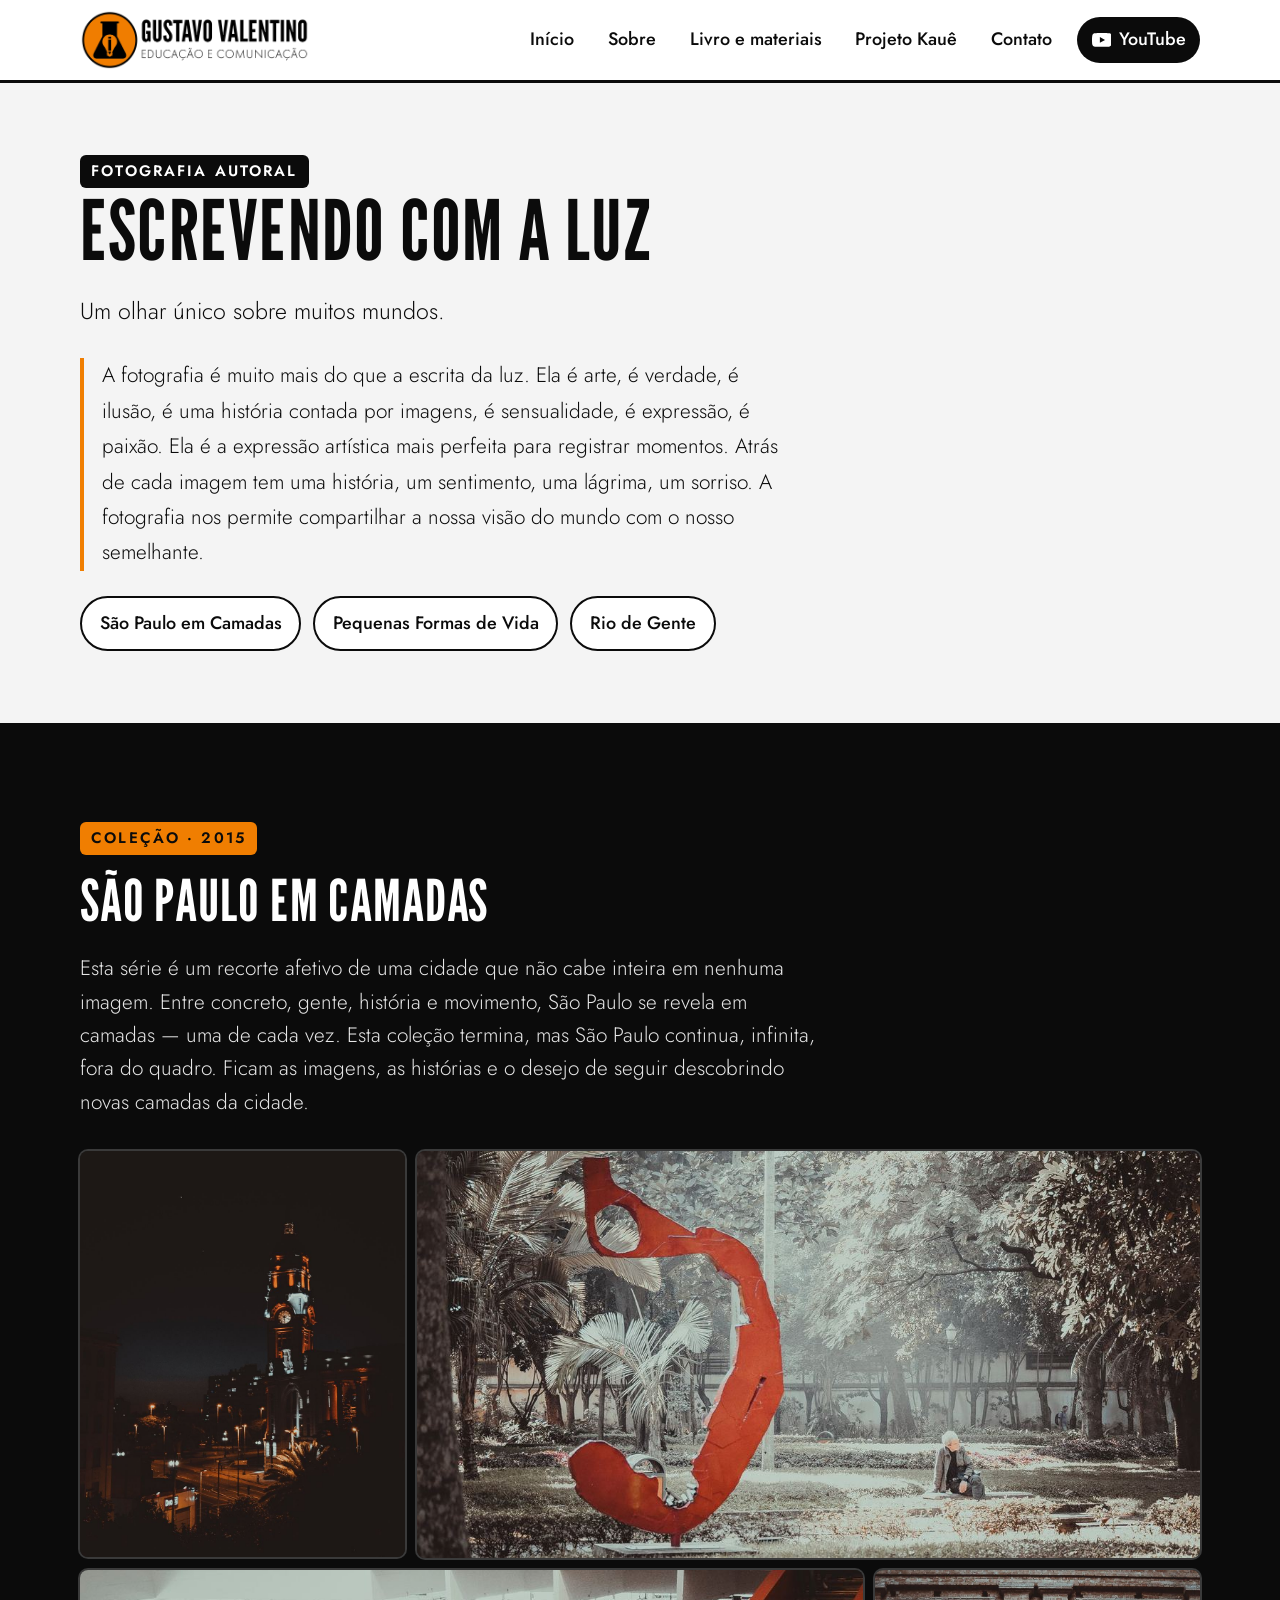
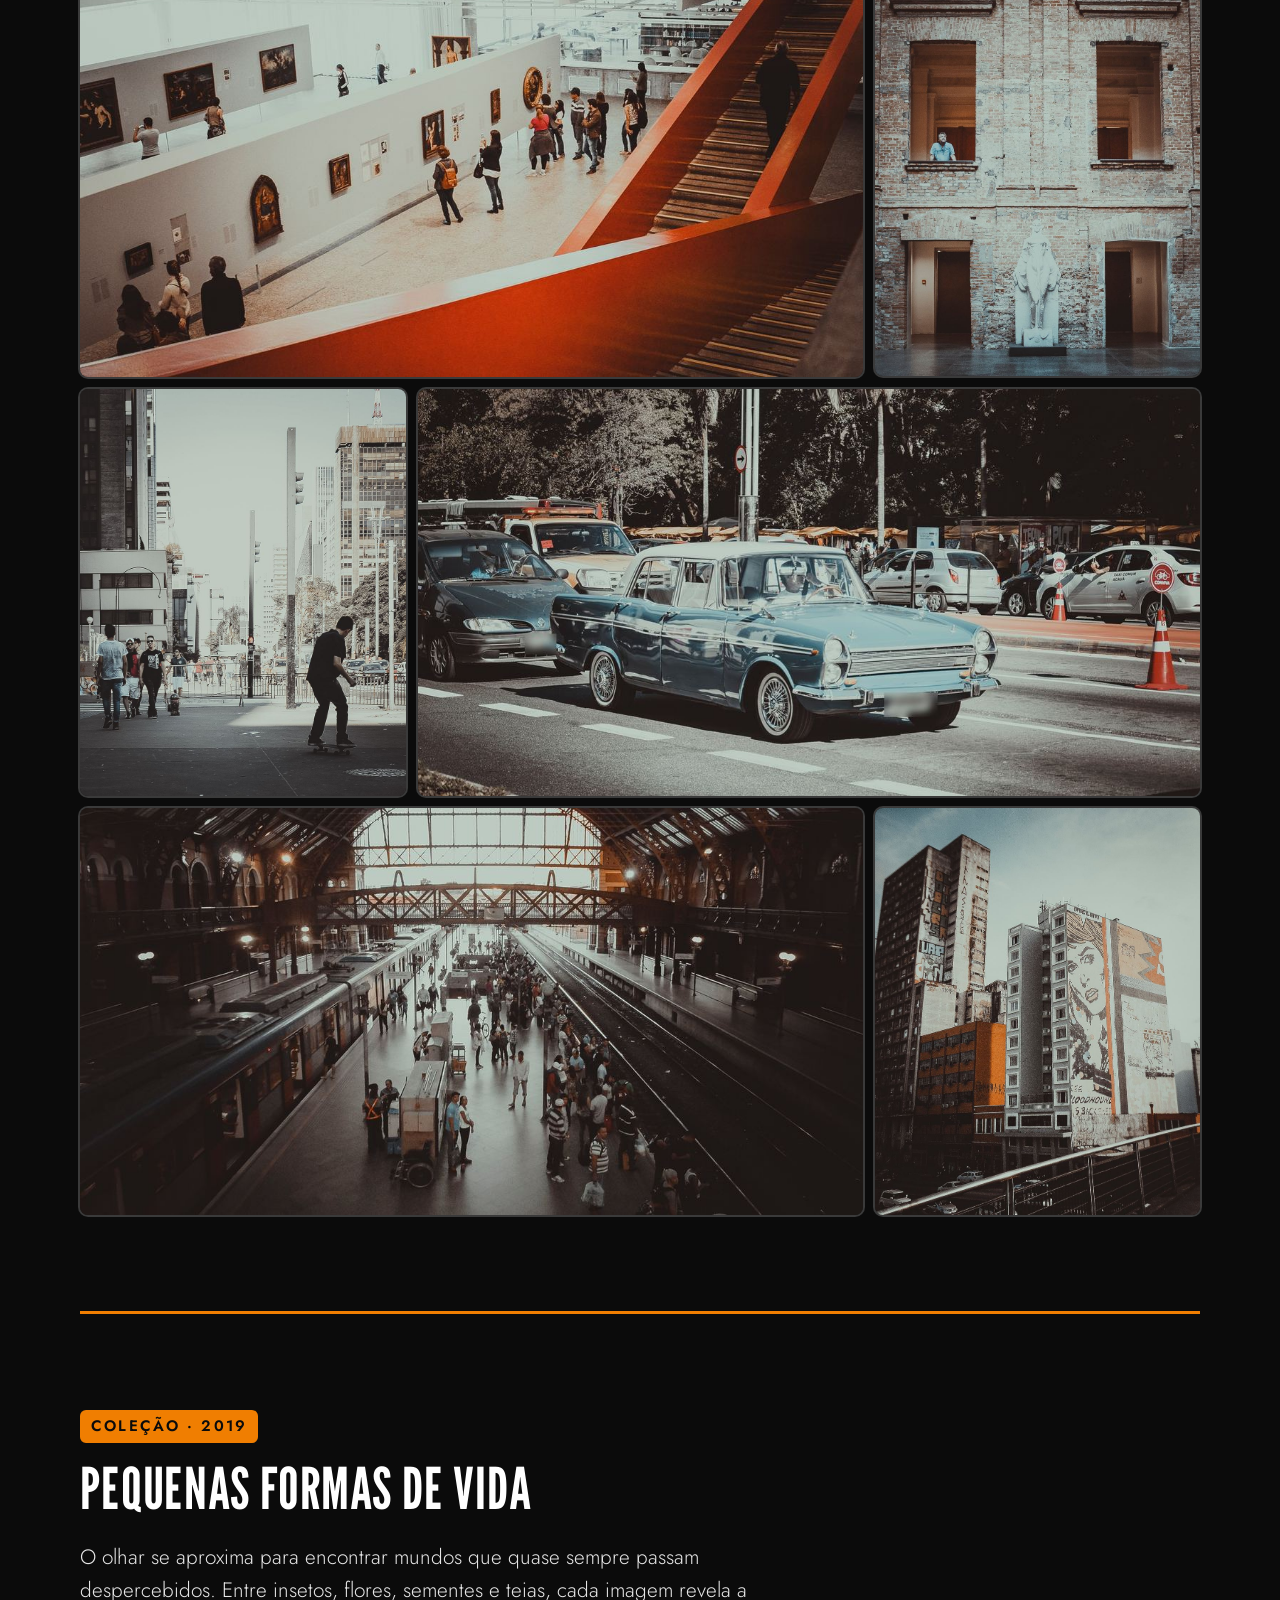
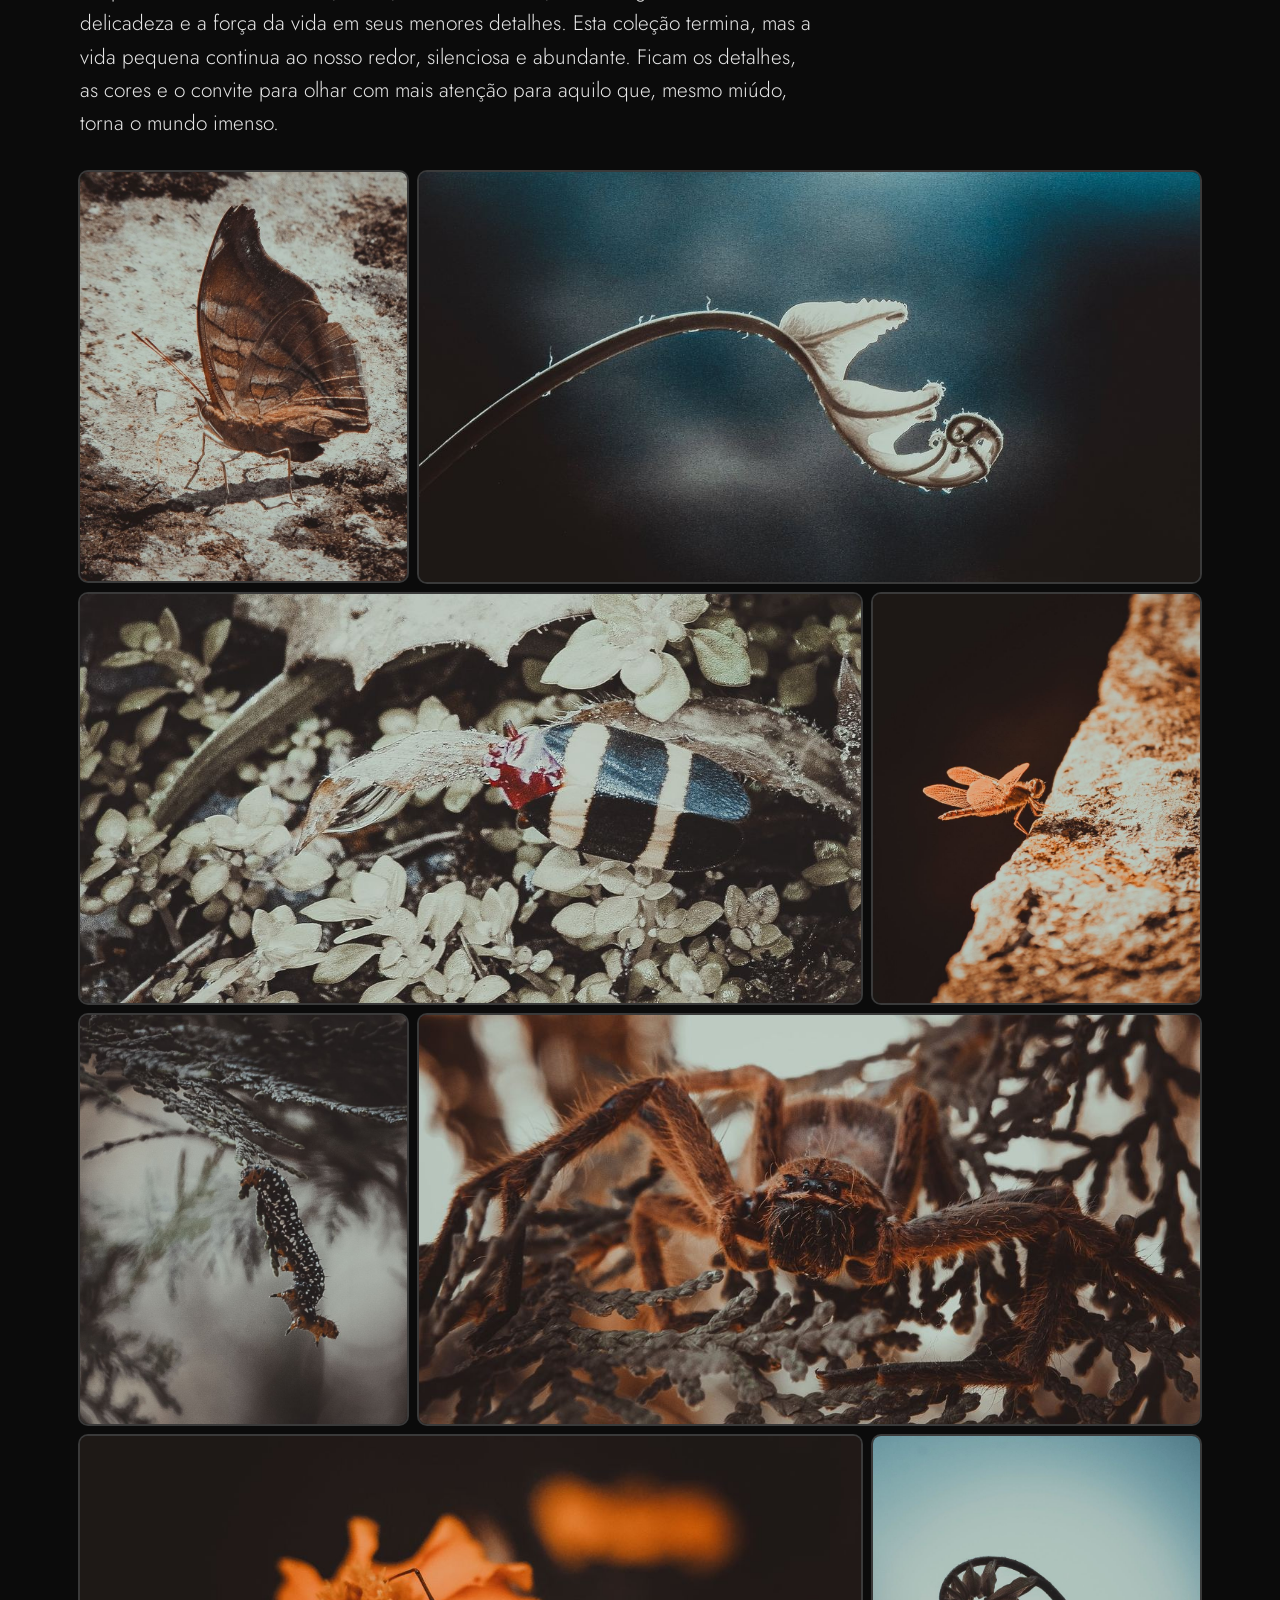
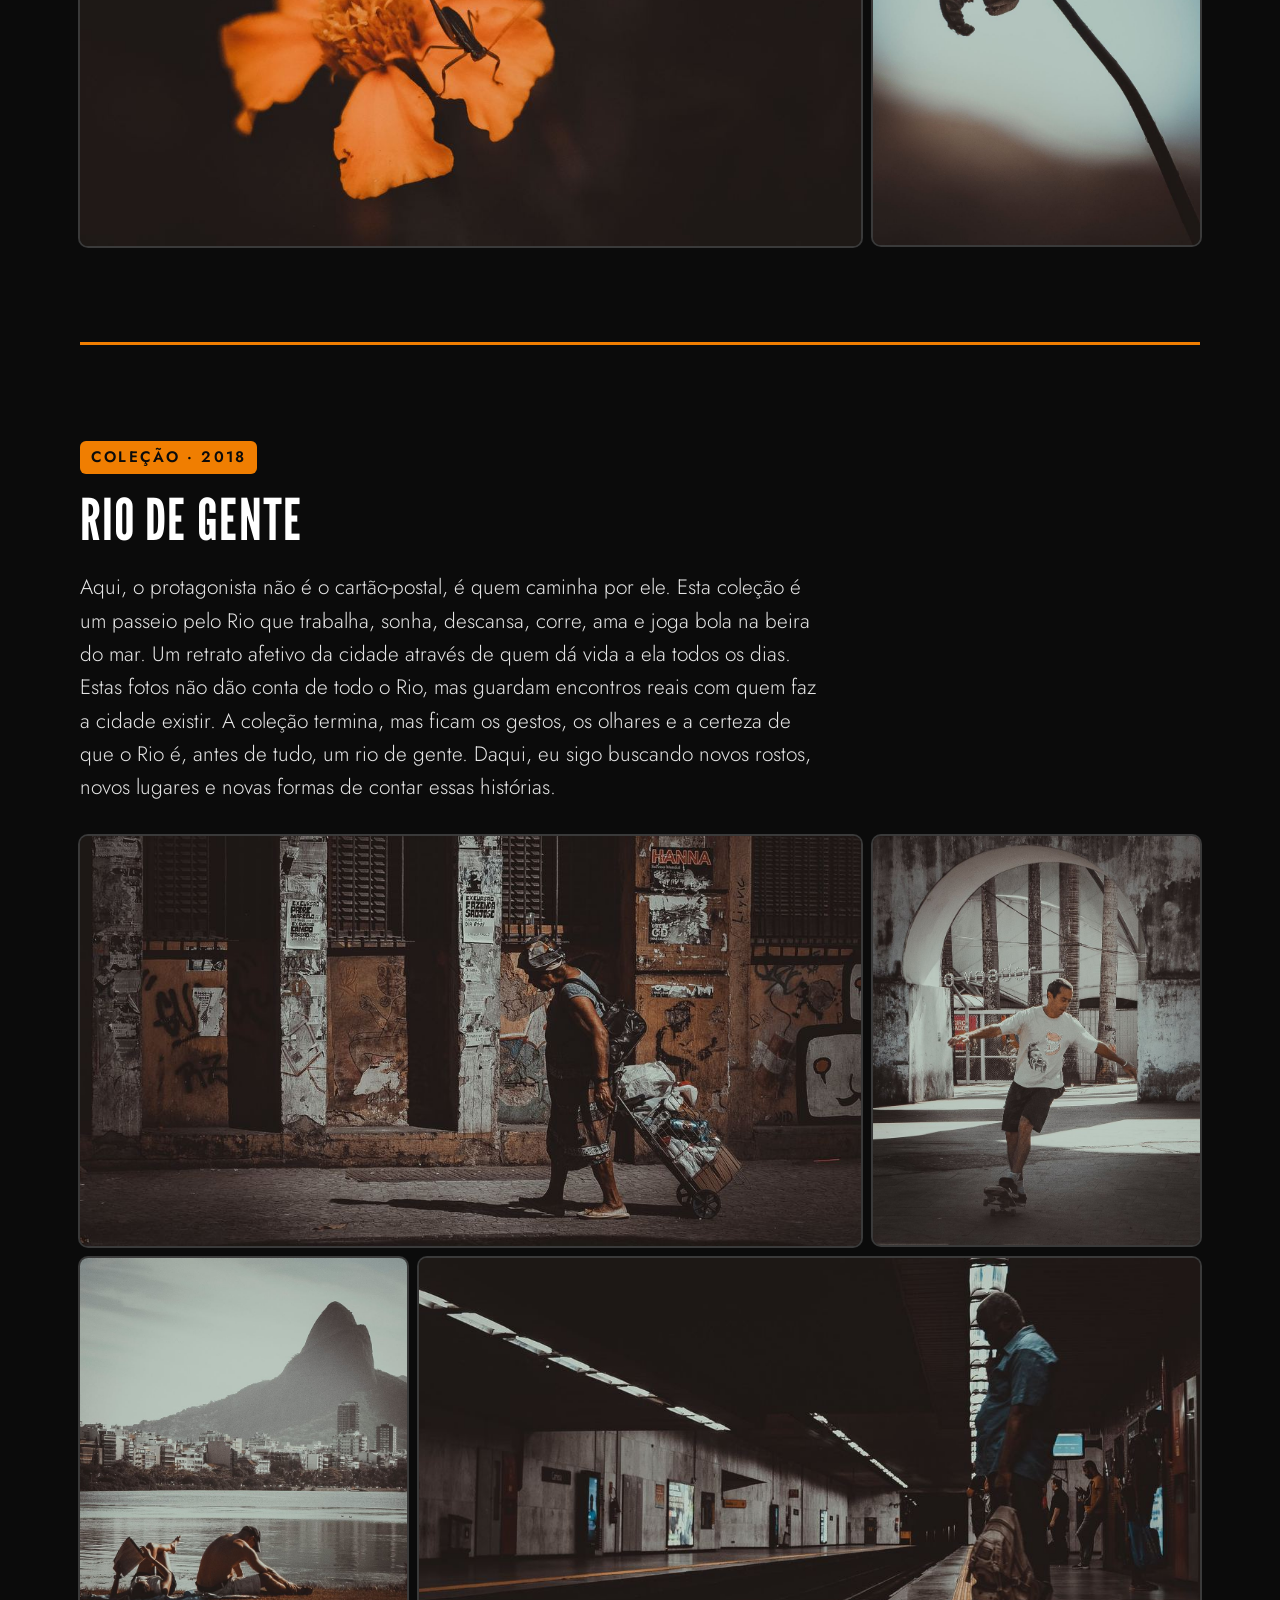
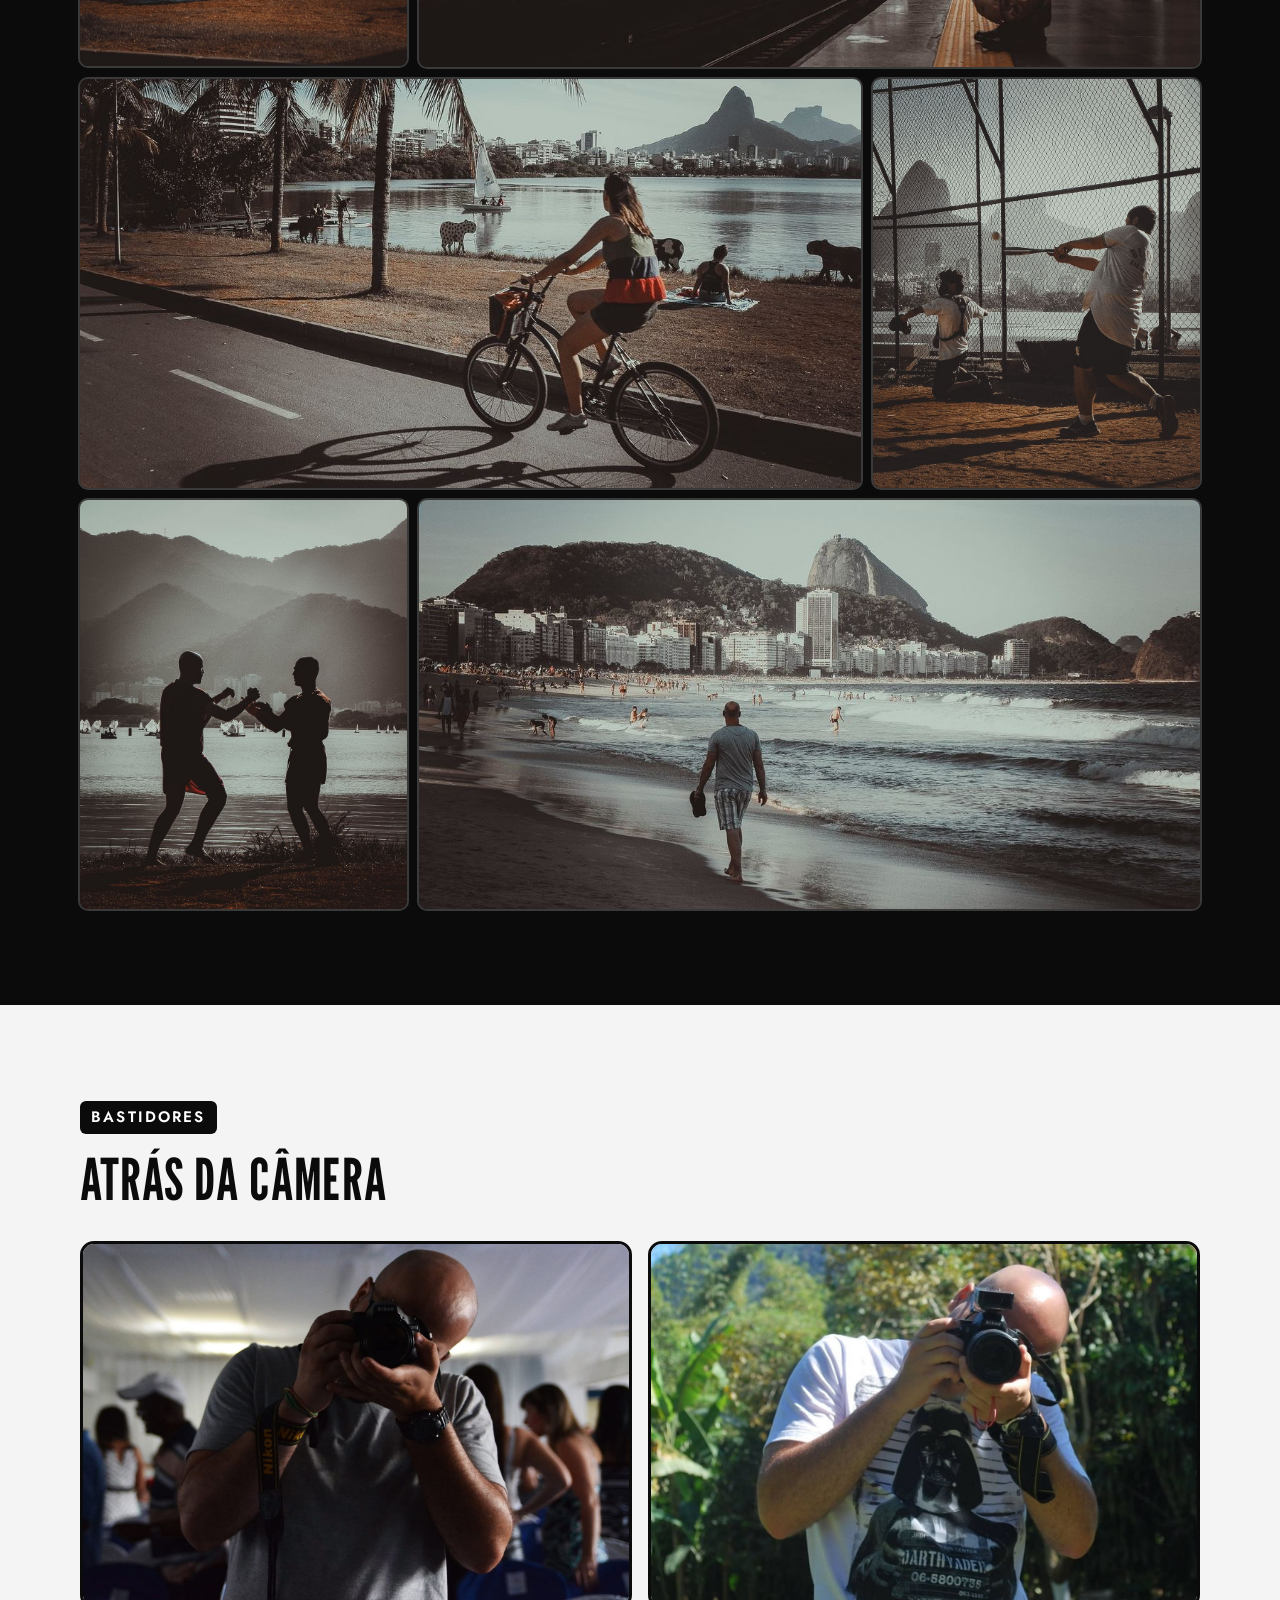
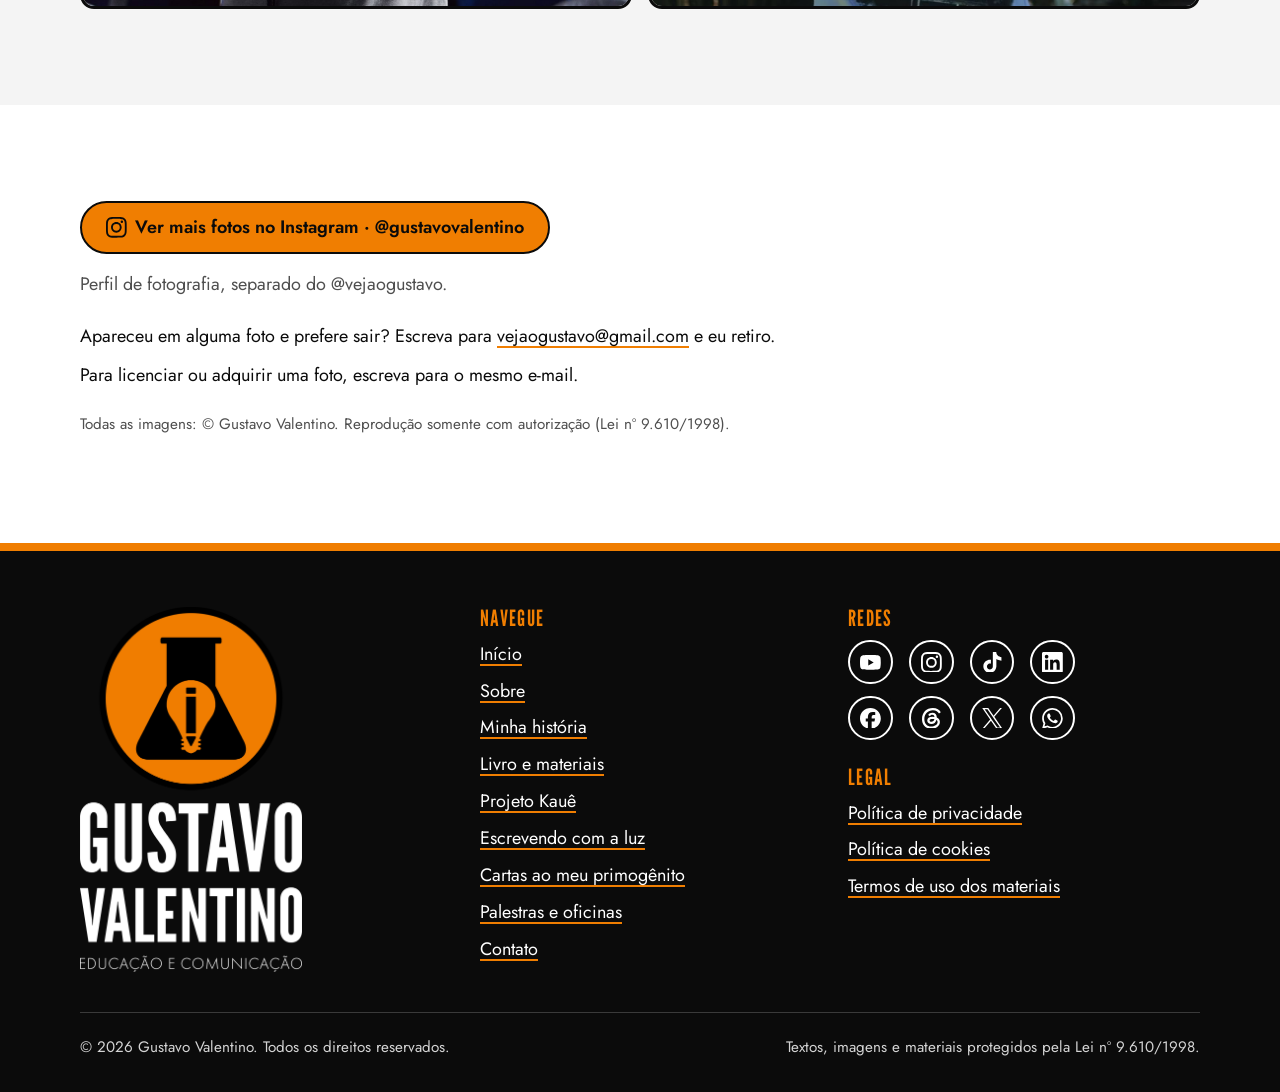
<file: fotografia.html>
<!doctype html>
<html lang="pt-BR" class="no-js">
<head>
<meta charset="utf-8">
<meta name="viewport" content="width=device-width, initial-scale=1">
<title>Escrevendo com a luz | Gustavo Valentino</title>
<meta name="description" content="Fotografia autoral de Gustavo Valentino: São Paulo em Camadas, Pequenas Formas de Vida e Rio de Gente. Um olhar único sobre muitos mundos.">
<meta name="google-site-verification" content="NZqcsrPwidVDBCwjTtgBw9CsJBk7ykiOT2rEx9dWaaY">
<link rel="canonical" href="https://vejaogustavo.github.io/fotografia.html">
<meta name="theme-color" content="#F07E01">
<meta property="og:type" content="website"><meta property="og:locale" content="pt_BR">
<meta property="og:site_name" content="Gustavo Valentino | Educação e Comunicação">
<meta property="og:title" content="Escrevendo com a luz | Gustavo Valentino"><meta property="og:description" content="Fotografia autoral de Gustavo Valentino: São Paulo em Camadas, Pequenas Formas de Vida e Rio de Gente. Um olhar único sobre muitos mundos.">
<meta property="og:url" content="https://vejaogustavo.github.io/fotografia.html"><meta property="og:image" content="https://vejaogustavo.github.io/assets/img/og.png">
<meta property="og:image:alt" content="Gustavo Valentino | Educação e Comunicação — Ideias acesas, saber compartilhado">
<meta name="twitter:card" content="summary_large_image">
<link rel="icon" href="favicon.ico" sizes="any"><link rel="icon" type="image/png" sizes="32x32" href="assets/img/favicon-32.png">
<link rel="apple-touch-icon" href="assets/img/apple-touch-icon.png">
<link rel="preload" href="assets/fonts/league-gothic-latin-400-normal.woff2" as="font" type="font/woff2" crossorigin>
<link rel="preload" href="assets/fonts/jost-latin-wght-normal.woff2" as="font" type="font/woff2" crossorigin>
<link rel="stylesheet" href="assets/css/style.css">
<script>document.documentElement.className="js"</script>
<script src="assets/js/fotos.js" defer></script>
</head>
<body>
<a class="skip" href="#conteudo">Pular para o conteúdo</a>
<header class="site-header"><div class="wrap">
<a class="brand" href="index.html">
<img src="assets/img/logo-horizontal.png" width="1000" height="259" alt="Gustavo Valentino — Educação e Comunicação"><span class="sr-only"> — página inicial</span></a>
<button class="nav-toggle" type="button" aria-expanded="false" aria-controls="menu">Menu</button>
<nav class="main-nav" id="menu" aria-label="Principal"><ul><li><a href="index.html">Início</a></li><li><a href="sobre.html">Sobre</a></li><li><a href="materiais.html">Livro e materiais</a></li><li><a href="projeto-kaue.html">Projeto Kauê</a></li><li><a href="contato.html">Contato</a></li><li class="nav-yt"><a href="https://www.youtube.com/@vejaogustavo" target="_blank" rel="noopener noreferrer"><svg viewBox="0 0 24 24" aria-hidden="true" focusable="false"><path d="M23.498 6.186a3.016 3.016 0 0 0-2.122-2.136C19.505 3.545 12 3.545 12 3.545s-7.505 0-9.377.505A3.017 3.017 0 0 0 .502 6.186C0 8.07 0 12 0 12s0 3.93.502 5.814a3.016 3.016 0 0 0 2.122 2.136c1.871.505 9.376.505 9.376.505s7.505 0 9.377-.505a3.015 3.015 0 0 0 2.122-2.136C24 15.93 24 12 24 12s0-3.93-.502-5.814zM9.545 15.568V8.432L15.818 12l-6.273 3.568z"/></svg><span>YouTube</span><span class="sr-only"> (abre em nova aba)</span></a></li></ul></nav>
</div></header>
<main id="conteudo">

<section class="page-head"><div class="wrap"><p class="eyebrow">Fotografia autoral</p>
<h1>Escrevendo com a luz</h1>
<p class="lead">Um olhar único sobre muitos mundos.</p>
<p class="foto-manifesto">A fotografia é muito mais do que a escrita da luz. Ela é arte, é verdade, é ilusão, é uma história contada por imagens, é sensualidade, é expressão, é paixão. Ela é a expressão artística mais perfeita para registrar momentos. Atrás de cada imagem tem uma história, um sentimento, uma lágrima, um sorriso. A fotografia nos permite compartilhar a nossa visão do mundo com o nosso semelhante.</p>
<ul class="foto-index" aria-label="Coleções"><li><a class="chip" href="#sao-paulo-em-camadas">São Paulo em Camadas</a></li><li><a class="chip" href="#pequenas-formas-de-vida">Pequenas Formas de Vida</a></li><li><a class="chip" href="#rio-de-gente">Rio de Gente</a></li></ul></div></section>

<div class="band band--dark foto-gal"><div class="wrap">
<section class="foto-col" id="sao-paulo-em-camadas" aria-labelledby="h-sao-paulo-em-camadas">
<p class="eyebrow">Coleção · 2015</p>
<h2 id="h-sao-paulo-em-camadas">São Paulo em Camadas</h2>
<p class="foto-intro">Esta série é um recorte afetivo de uma cidade que não cabe inteira em nenhuma imagem. Entre concreto, gente, história e movimento, São Paulo se revela em camadas — uma de cada vez. Esta coleção termina, mas São Paulo continua, infinita, fora do quadro. Ficam as imagens, as histórias e o desejo de seguir descobrindo novas camadas da cidade.</p>
<ul class="fgrid"><li style="--ar:1.9231;--k:0.70621;--o:2"><a class="ftile" href="assets/fotos/sao-paulo-em-camadas-01.jpg" data-id="spc-1" data-w="2000" data-h="1040" data-col="São Paulo em Camadas" data-n="1" data-total="8"><img src="assets/fotos/sao-paulo-em-camadas-01-t.jpg" width="1100" height="572" alt="Escultura abstrata vermelha em um parque; ao fundo, um senhor sentado em um banco baixo entre as árvores." loading="eager" decoding="async"><span class="ftile-t">Silêncio em Vermelho Sobre o Verde</span></a><div class="legenda" hidden><p class="eyebrow">São Paulo em Camadas · 2015</p><h3>Silêncio em Vermelho Sobre o Verde</h3><p>Há dias em que a cidade fala baixo.<br>No meio do parque, uma escultura vermelha risca o ar como se desenhasse um pensamento.<br>À sua frente, um senhor repousa o corpo na grama e deixa o tempo passar devagar, alheio ao trânsito e aos relógios.<br>Entre o metal intenso e o verde gasto das árvores, São Paulo sussurra que também sabe ser pausa – mesmo quando tudo ao redor insiste em continuar.</p><h4>Descrição da imagem</h4><div class="l-desc"><p>Fotografia em formato horizontal de um parque arborizado em São Paulo. No lado esquerdo, em primeiro plano, há uma grande escultura abstrata em metal vermelho, curva e alongada, instalada sobre uma base de concreto no meio do jardim. Ao fundo, muitas árvores altas e folhagens claras ocupam quase todo o enquadramento. No lado direito da imagem, um senhor de cabelos grisalhos está sentado sozinho sobre um banco baixo de concreto, com o corpo levemente inclinado e expressão serena, cercado pelo gramado e pela vegetação. A luz é suave, criando um clima calmo e contemplativo.</p></div></div></li><li style="--ar:0.8000;--k:0.29379;--o:1"><a class="ftile" href="assets/fotos/sao-paulo-em-camadas-02.jpg" data-id="spc-2" data-w="1600" data-h="2000" data-col="São Paulo em Camadas" data-n="2" data-total="8"><img src="assets/fotos/sao-paulo-em-camadas-02-t.jpg" width="880" height="1100" alt="Torre iluminada de um prédio histórico, à noite, sobre uma avenida quase vazia em São Paulo." loading="eager" decoding="async"><span class="ftile-t">Entre Luzes e Silêncios da Noite</span></a><div class="legenda" hidden><p class="eyebrow">São Paulo em Camadas · 2015</p><h3>Entre Luzes e Silêncios da Noite</h3><p>Quando a cidade desacelera, outras luzes começam a aparecer.<br>A torre iluminada recorta o céu como um farol antigo, guardando horas que já passaram e encontros que ainda nem aconteceram.<br>Lá embaixo, a avenida quase vazia faz São Paulo parecer um segredo contado em voz baixa.<br>Entre o laranja dos postes e o azul da noite, a metrópole troca o ruído pelo sussurro – e, por um instante, é possível ouvir o tempo passar.</p><h4>Descrição da imagem</h4><div class="l-desc"><p>Fotografia vertical de uma cena noturna em São Paulo. À direita, uma torre alta de arquitetura histórica aparece iluminada por luzes alaranjadas e brancas, destacando colunas, relógio e detalhes da fachada. Abaixo dela, parte do prédio principal também está aceso, com grandes arcos visíveis. À esquerda e ao fundo, surgem silhuetas de prédios escuros com poucas janelas claras. Na parte inferior da imagem, uma avenida quase vazia se estende com postes de luz amarelada, poucas árvores e raras figuras humanas ao longe, criando um clima de calma e silêncio na cidade.</p></div></div></li><li style="--ar:1.9231;--k:0.70634;--o:3"><a class="ftile" href="assets/fotos/sao-paulo-em-camadas-03.jpg" data-id="spc-3" data-w="2000" data-h="1040" data-col="São Paulo em Camadas" data-n="3" data-total="8"><img src="assets/fotos/sao-paulo-em-camadas-03-t.jpg" width="1100" height="572" alt="Visitantes diante de quadros em um museu, vistos do alto, ao lado de uma grande escada vermelha." loading="lazy" decoding="async"><span class="ftile-t">Escadas, Quadros e Corpos em Movimento</span></a><div class="legenda" hidden><p class="eyebrow">São Paulo em Camadas · 2015</p><h3>Escadas, Quadros e Corpos em Movimento</h3><p>No vão do museu, a cidade aprende a falar mais baixo.<br>As pessoas sobem, descem, param diante dos quadros, como se cada passo também fosse uma pequena exposição.<br>A escada vermelha corta o espaço como um raio de cor, guiando o olhar entre obras antigas e vidas tão contemporâneas.<br>Entre o silêncio das telas e o murmúrio do público, São Paulo revela que também é feita de pausas longas e caminhos internos que quase ninguém vê.</p><h4>Descrição da imagem</h4><div class="l-desc"><p>Fotografia horizontal do interior de um museu em São Paulo, vista de um ponto mais alto. À direita, uma grande escada vermelha em diagonal ocupa boa parte do quadro, com degraus de madeira e algumas pessoas subindo ou descendo. À esquerda, um longo painel branco exibe diversos quadros e obras de arte, diante dos quais várias pessoas caminham, observam ou fotografam as peças. O chão é claro e o ambiente é banhado por luz difusa que entra por amplas janelas ao fundo, revelando também uma área de café ou convivência. A cena combina arquitetura moderna, movimento de visitantes e contemplação artística em um mesmo espaço.</p></div></div></li><li style="--ar:0.7995;--k:0.29366;--o:4"><a class="ftile" href="assets/fotos/sao-paulo-em-camadas-04.jpg" data-id="spc-4" data-w="1599" data-h="2000" data-col="São Paulo em Camadas" data-n="4" data-total="8"><img src="assets/fotos/sao-paulo-em-camadas-04-t.jpg" width="879" height="1100" alt="Escultura branca diante de uma parede de tijolos aparentes; em uma janela acima, um homem apoiado no parapeito." loading="lazy" decoding="async"><span class="ftile-t">Entre a Imponência e a Serenidade</span></a><div class="legenda" hidden><p class="eyebrow">São Paulo em Camadas · 2015</p><h3>Entre a Imponência e a Serenidade</h3><p>Às vezes, a cidade nos observa de volta.<br>Do alto da janela, um homem se apoia no parapeito enquanto, lá embaixo, uma figura esculpida imponente guarda o centro do salão em silêncio absoluto.<br>Entre o corpo vivo e o corpo de pedra, o tijolo exposto revela camadas de uma São Paulo que já foi outra, mas insiste em permanecer nas paredes.<br>No encontro entre o olhar humano e a arquitetura antiga, o tempo parece suspenso, como se o prédio respirasse junto com quem o atravessa.</p><h4>Descrição da imagem</h4><div class="l-desc"><p>Fotografia vertical do interior de um prédio antigo de tijolos aparentes. No centro inferior da imagem, há uma escultura branca de corpo inteiro sobre um pedestal escuro, representando uma figura humana estilizada, com longas vestes e braços estendidos ao lado do corpo. Atrás da escultura, a parede de tijolos exibe marcas de desgaste e remendos. À esquerda e à direita da estátua, duas portas retangulares levam a corredores internos iluminados. Na parte superior, duas grandes janelas sem vidro se abrem para um pavimento alto; na janela da esquerda, um homem de barba, usando camisa azul-clara, apoia os braços no parapeito e olha para a frente. A cena enfatiza a relação entre arquitetura histórica, arte e presença humana em um espaço cultural de São Paulo.</p></div></div></li><li style="--ar:1.9212;--k:0.70602;--o:6"><a class="ftile" href="assets/fotos/sao-paulo-em-camadas-05.jpg" data-id="spc-5" data-w="2000" data-h="1041" data-col="São Paulo em Camadas" data-n="5" data-total="8"><img src="assets/fotos/sao-paulo-em-camadas-05-t.jpg" width="1100" height="573" alt="Carro antigo azul-claro em uma avenida de São Paulo, cercado por carros atuais e cones laranja." loading="lazy" decoding="async"><span class="ftile-t">Quando o Antigo Atravessa o Presente</span></a><div class="legenda" hidden><p class="eyebrow">São Paulo em Camadas · 2015</p><h3>Quando o Antigo Atravessa o Presente</h3><p>Às vezes, no meio do trânsito apressado, é o passado que reduz a marcha da cidade.<br>Entre carros prateados, placas novas e cones laranja, esse azul antigo desliza como quem lembra que já existia avenida muito antes da pressa virar rotina.<br>O brilho do cromado, o desenho das linhas, o silêncio de um motor que sobreviveu ao tempo parecem perguntar se tudo o que é novo precisa mesmo substituir o que veio antes.<br>Na contramão da obsolescência, esse carro antigo não é só veículo: é memória em movimento, insistindo em ocupar um espaço que o futuro costuma tomar à força.</p><h4>Descrição da imagem</h4><div class="l-desc"><p>Fotografia horizontal de uma avenida movimentada em São Paulo, em plena luz do dia. Em destaque, no centro da imagem, um carro antigo azul-claro, bem conservado, com detalhes cromados e rodas com calotas trabalhadas, trafega na faixa da esquerda. O motorista, de camisa clara, aparece ao volante. À esquerda, outros carros mais modernos formam uma pequena fila, enquanto à direita há mais veículos, cones laranja delimitando a ciclovia e placas de trânsito indicando ciclofaixa. Ao fundo, vê-se uma fileira de barracas amarelas de feira ou comércio de rua, árvores altas fazendo sombra e algumas pessoas circulando na calçada. A cena contrapõe a elegância nostálgica do automóvel antigo ao cenário urbano contemporâneo e funcional.</p></div></div></li><li style="--ar:0.8000;--k:0.29398;--o:5"><a class="ftile" href="assets/fotos/sao-paulo-em-camadas-06.jpg" data-id="spc-6" data-w="1600" data-h="2000" data-col="São Paulo em Camadas" data-n="6" data-total="8"><img src="assets/fotos/sao-paulo-em-camadas-06-t.jpg" width="880" height="1100" alt="Skatista em primeiro plano em uma calçada da Avenida Paulista, com pedestres e prédios ao fundo." loading="lazy" decoding="async"><span class="ftile-t">Liberdade Sobre Quatro Rodinhas</span></a><div class="legenda" hidden><p class="eyebrow">São Paulo em Camadas · 2015</p><h3>Liberdade Sobre Quatro Rodinhas</h3><p>No meio da imensidão de concreto, alguém escolhe não andar em linha reta.<br>Entre prédios, grades, semáforos e calçadas desenhadas para a pressa, o skatista inventa outra forma de existir na cidade, escorregando pelas brechas que o asfalto ainda permite.<br>Cada curva, cada impulso do corpo, cada risco invisível que as rodas desenham no chão é uma pequena declaração de liberdade em pleno centro da metrópole.<br>Enquanto o concreto se repete em blocos e janelas, o movimento dele lembra que a cidade também é palco para quem insiste em transformar trajeto em expressão.</p><h4>Descrição da imagem</h4><div class="l-desc"><p>Fotografia vertical de uma calçada ampla na região da Avenida Paulista, em São Paulo. Em primeiro plano, à direita, um jovem de camiseta escura e calça jeans anda de skate, ligeiramente inclinado para frente, como se estivesse iniciando uma manobra ou ganhando impulso. À esquerda, algumas pessoas caminham em direção ao fundo da avenida, incluindo um grupo de três homens e uma pessoa conduzindo um cachorro pequeno. Mais ao fundo, a rua está cheia de pedestres e carros, cercados por prédios altos de vidro, concreto e metal, postes de semáforo e estruturas urbanas. A luz clara do dia recorta áreas de sombra e claridade no chão, reforçando a sensação de cidade grande e de um único corpo em movimento livre em meio à rigidez do cenário.</p></div></div></li><li style="--ar:1.9231;--k:0.70609;--o:7"><a class="ftile" href="assets/fotos/sao-paulo-em-camadas-07.jpg" data-id="spc-7" data-w="2000" data-h="1040" data-col="São Paulo em Camadas" data-n="7" data-total="8"><img src="assets/fotos/sao-paulo-em-camadas-07-t.jpg" width="1100" height="572" alt="Plataforma da Estação da Luz vista do alto, com um trem parado e muita gente sob a cobertura de ferro." loading="lazy" decoding="async"><span class="ftile-t">O Pulmão Que Move a Cidade</span></a><div class="legenda" hidden><p class="eyebrow">São Paulo em Camadas · 2015</p><h3>O Pulmão Que Move a Cidade</h3><p>De cima, a estação parece um grande organismo respirando gente.<br>Os trilhos, como veias de aço, distribuem corpos apressados enquanto o prédio antigo observa, paciente, mais um dia de idas e vindas.<br>Entre luzes amareladas, ecos de passos e anúncios distorcidos no alto-falante, cada pessoa ali carrega um destino que a arquitetura não conhece, mas acolhe.<br>No coração desse vão de ferro e vidro, São Paulo revela sua rotina mais crua: uma coreografia infinita de encontros breves e partidas silenciosas.</p><h4>Descrição da imagem</h4><div class="l-desc"><p>Fotografia horizontal da Estação da Luz vista de um ponto elevado, mostrando toda a plataforma central. À esquerda, um trem parado ocupa quase toda a extensão da imagem, com algumas portas abertas e passageiros entrando ou saindo. No centro, uma grande quantidade de pessoas se distribui pelo piso, caminhando em direções diferentes, formando pequenos grupos e filas junto às escadas de acesso. À direita, os trilhos seguem em perspectiva até o fundo, ladeados por plataformas mais vazias. A cobertura metálica arqueada, com estrutura de ferro e claraboias, domina a parte superior da foto, atravessada por uma passarela também de ferro. A luz que entra ao fundo cria um contraste entre o interior mais escuro e o brilho suave da área externa, reforçando a sensação de movimento constante em um espaço histórico.</p></div></div></li><li style="--ar:0.8005;--k:0.29391;--o:8"><a class="ftile" href="assets/fotos/sao-paulo-em-camadas-08.jpg" data-id="spc-8" data-w="1601" data-h="2000" data-col="São Paulo em Camadas" data-n="8" data-total="8"><img src="assets/fotos/sao-paulo-em-camadas-08-t.jpg" width="881" height="1100" alt="Prédios do centro de São Paulo; na fachada de um deles, um grande mural pop art com o rosto de uma mulher." loading="lazy" decoding="async"><span class="ftile-t">A Cidade Que Nunca Cabe Inteira no Quadro</span></a><div class="legenda" hidden><p class="eyebrow">São Paulo em Camadas · 2015</p><h3>A Cidade Que Nunca Cabe Inteira no Quadro</h3><p>Entre prédios gastos, fachadas reformadas e murais gigantes que gritam cor em meio ao cinza, São Paulo segue impossível de ser contida.<br>Essa parede pintada, com olhar pop e expressão enigmática, é só um fragmento de uma cidade que se reinventa a cada esquina, misturando ruína, grafite, propaganda, memória e desejo.<br>Por mais que se tente emoldurá-la, sabe que nenhuma sequência de fotos dá conta de tudo o que ela é: seriam precisos anos, vidas diferentes e muitos outros olhares para traduzir o que pulsa nesses vãos, nesses carros apressados, nesses prédios que insistem em tocar o céu.<br>Encerrar esta coleção não é concluir São Paulo, é apenas aceitar que toda tentativa de retratá-la é um recorte afetivo de um lugar tão vasto quanto as histórias que o habitam.</p><h4>Descrição da imagem</h4><div class="l-desc"><p>Fotografia vertical de um conjunto de prédios no centro de São Paulo, vista a partir de uma passarela elevada com guarda-corpo metálico em primeiro plano. À direita, um edifício com grande painel em estilo pop art ocupa boa parte da fachada: o rosto de uma mulher em traços grossos, com fundo laranja e detalhes gráficos. Ao lado, um prédio estreito, em tons claros e janelas alinhadas, parece recém-reformado, contrastando com as construções vizinhas mais antigas e desgastadas. À esquerda, ergue-se uma torre alta e escura, com paredes marcadas pelo tempo e grandes inscrições verticais e grafites. Na base dos edifícios, veem-se carros pequenos circulando na avenida, reforçando a escala monumental da arquitetura. O céu claro, levemente esbranquiçado, enquadra a cena e acentua o contraste entre o concreto envelhecido e as cores vibrantes do mural.</p></div></div></li></ul>
</section><section class="foto-col" id="pequenas-formas-de-vida" aria-labelledby="h-pequenas-formas-de-vida">
<p class="eyebrow">Coleção · 2019</p>
<h2 id="h-pequenas-formas-de-vida">Pequenas Formas de Vida</h2>
<p class="foto-intro">O olhar se aproxima para encontrar mundos que quase sempre passam despercebidos. Entre insetos, flores, sementes e teias, cada imagem revela a delicadeza e a força da vida em seus menores detalhes. Esta coleção termina, mas a vida pequena continua ao nosso redor, silenciosa e abundante. Ficam os detalhes, as cores e o convite para olhar com mais atenção para aquilo que, mesmo miúdo, torna o mundo imenso.</p>
<ul class="fgrid"><li style="--ar:1.9084;--k:0.70475;--o:2"><a class="ftile" href="assets/fotos/pequenas-formas-de-vida-01.jpg" data-id="pfv-1" data-w="2000" data-h="1048" data-col="Pequenas Formas de Vida" data-n="1" data-total="8"><img src="assets/fotos/pequenas-formas-de-vida-01-t.jpg" width="1100" height="576" alt="Broto de planta em arco contra um fundo azul-escuro, com a ponta enrolada em espiral." loading="lazy" decoding="async"><span class="ftile-t">O Primeiro Gesto do Universo</span></a><div class="legenda" hidden><p class="eyebrow">Pequenas Formas de Vida · 2019</p><h3>O Primeiro Gesto do Universo</h3><p>Na curva lenta desse broto, parece que o universo ensaia seu primeiro movimento.<br>O caule se dobra em arco, atravessando o escuro como uma linha de tempo, até desembocar nessa pequena criatura vegetal que se abre em garras suaves, bordas serrilhadas, dentes de luz.<br>Na ponta, um caracol de folha ainda enroscado guarda o futuro em espiral, como se a planta estivesse respirando fundo antes de nascer por inteiro.<br>Em O Primeiro Gesto do Universo, cada recorte, cada pelinho iluminado na borda, conta a história de uma vida que ainda nem começou direito, mas já ocupa o centro do palco com a coragem de quem brota no abismo e se oferece ao desconhecido.</p><h4>Descrição da imagem</h4><div class="l-desc"><p>Fotografia horizontal, em formato panorâmico, mostrando o close de um único broto de planta contra um fundo escuro e desfocado em tons de azul-petroléo e preto. O broto nasce da borda esquerda do quadro como um caule fino, levemente espesso, que se curva para cima e depois desce, formando um grande arco. Perto da extremidade direita, esse arco se transforma em uma estrutura que lembra uma pequena criatura: duas “mandíbulas” vegetais abertas, voltadas para a direita, com bordas serrilhadas e irregulares, iluminadas por uma luz suave que desenha um contorno claro ao redor. Essas bordas têm pequenos pelinhos e rebarbas que brilham contra o fundo escuro. Logo abaixo dessas “mandíbulas”, a ponta do broto termina em uma espiral apertada, como um caracol vegetal, enrolado sobre si mesmo. Todo o broto tem um tom claro, quase bege, que contrasta com o fundo azul e preto, criando a sensação de que ele está flutuando no vazio. Não há outras plantas, flores ou elementos nítidos: apenas essa única linha curva, delicada e bem definida, recortando o fundo sombrio como um desenho minimalista de vida nascente.</p></div></div></li><li style="--ar:0.7995;--k:0.29525;--o:1"><a class="ftile" href="assets/fotos/pequenas-formas-de-vida-02.jpg" data-id="pfv-2" data-w="1599" data-h="2000" data-col="Pequenas Formas de Vida" data-n="2" data-total="8"><img src="assets/fotos/pequenas-formas-de-vida-02-t.jpg" width="879" height="1100" alt="Borboleta marrom pousada de lado sobre uma pedra clara, com a asa erguida como uma vela." loading="lazy" decoding="async"><span class="ftile-t">A Sombra Que Aprende a Voar</span></a><div class="legenda" hidden><p class="eyebrow">Pequenas Formas de Vida · 2019</p><h3>A Sombra Que Aprende a Voar</h3><p>Sobre a pele áspera da terra, essa borboleta parece mais sombra do que bicho.<br>Erguida em posição de descanso, asa única à mostra, ela se desenha como uma vela marrom contra o chão claro: linhas curvas, veias finas, rasgos discretos na borda, tudo lembrando um pedaço de noite em pé sob o sol.<br>Os tons de cobre, ferrugem e ocre se misturam ao relevo da pedra, numa camuflagem tão perfeita que é preciso um segundo olhar para perceber que ali há vida — patas finas apoiadas com delicadeza, antenas alongadas investigando o ar, corpo quieto como se escutasse o mundo de perto.<br>Em A Sombra Que Aprende a Voar, a borboleta é um intervalo entre o voo e o chão: um instante em que a leveza se deixa pesar, antes de voltar a riscar o céu como quem se despe da pedra e devolve movimento ao que parecia imóvel.</p><h4>Descrição da imagem</h4><div class="l-desc"><p>Fotografia vertical em close mostrando uma borboleta marrom pousada sobre uma superfície de pedra clara. A borboleta está vista de lado, com as asas fechadas na posição de descanso, o que faz parecer que há apenas uma asa alta, fina e comprida, como uma lâmina vertical. Essa asa ocupa quase toda a metade direita da imagem, subindo da altura do chão até perto do topo do quadro. A cor predominante é um marrom quente, puxado para cobre e ferrugem, com faixas e manchas em tons mais claros de bege e creme, formando listras horizontais suaves e alguns desenhos curvos que lembram nervuras e mapas. A borda da asa é irregular, com pequenos rasgos e desgastes, principalmente na parte superior.</p><p>O corpo da borboleta fica na parte inferior central, pequeno em relação à asa. Ele é marrom e robusto, com patas finas e longas, também claras, apoiadas firmemente no chão pedregoso. As antenas são bem visíveis, estendidas para a frente, finas e compridas, em um tom claro que contrasta levemente com o fundo. A cabeça aparece de perfil, com um olho arredondado destacado.</p><p>O chão onde ela está pousada é uma mistura de pedra clara e terra escura. A superfície tem textura áspera, com áreas quase brancas, outras em cinza e marrom, e pequenas rachaduras, buracos e manchas de sombra. À esquerda e na base da imagem, surgem áreas mais escuras, indicando acúmulo de terra ou umidade, criando contraste com as zonas mais claras onde a borboleta se destaca. O tratamento da foto puxa as cores para uma paleta quente e ligeiramente envelhecida, reforçando a sensação de calor e de luz forte batendo na pedra. Não há outros animais nem elementos humanos; toda a atenção recai sobre essa borboleta marrom, erguida como uma pequena sombra vertical sobre o chão claro.</p></div></div></li><li style="--ar:1.9066;--k:0.70442;--o:3"><a class="ftile" href="assets/fotos/pequenas-formas-de-vida-03.jpg" data-id="pfv-3" data-w="2000" data-h="1049" data-col="Pequenas Formas de Vida" data-n="3" data-total="8"><img src="assets/fotos/pequenas-formas-de-vida-03-t.jpg" width="1100" height="577" alt="Inseto listrado de preto e amarelo, de cabeça vermelha, sobre pequenas folhas." loading="lazy" decoding="async"><span class="ftile-t">Farol em Preto, Vermelho e Ouro</span></a><div class="legenda" hidden><p class="eyebrow">Pequenas Formas de Vida · 2019</p><h3>Farol em Preto, Vermelho e Ouro</h3><p>Deitada na altura do chão, essa pequena criatura parece um farol em miniatura, aceso para quem souber olhar para baixo.<br>O corpo listrado em preto profundo, amarelo gasto e um vermelho que atravessa o filtro como brasa coberta de cinza transforma o inseto numa bandeira viva, estendida sobre um mar de folhas miúdas.<br>A cabeça vermelha, intensa, contrasta com o ambiente dessaturado, como se fosse o núcleo de um alarme silencioso; as faixas amarelas quebram o escuro, enquanto o preto segura o peso da cena, lembrando que nem toda cor grita — algumas apenas insistem em existir, mesmo filtradas pela memória.<br>Em Farol em Preto, Vermelho e Ouro, o que poderia ser só mais um bicho no mato vira sinal: um pequeno corpo avisando, com suas cores adaptadas ao tom sépia do mundo, que há vida vibrando mesmo quando o filtro tenta dizer o contrário.</p><h4>Descrição da imagem</h4><div class="l-desc"><p>Fotografia horizontal em close mostrando um inseto de corpo oval e listrado sobre o chão coberto por pequenas plantas. O bicho está disposto na diagonal, da metade direita em direção ao centro esquerdo da imagem. O dorso é dividido em faixas horizontais bem definidas: uma faixa preta, depois uma faixa amarela clara, outra faixa preta e outra amarela, com o filtro dando a essas cores um tom ligeiramente envelhecido, como se fossem vermelho-escuro queimado e amarelo ouro antigo. A cabeça é pequena e marcante, num vermelho intenso e brilhante, com aspecto úmido, destacando-se fortemente em meio aos tons mais apagados ao redor. Da região da cabeça sai um prolongamento fino e translúcido, curvado, que parece uma mistura de folha rasgada com pele delicada, também afetado pelo filtro e puxado para tons amarelados e avermelhados.</p></div></div></li><li style="--ar:0.8000;--k:0.29558;--o:4"><a class="ftile" href="assets/fotos/pequenas-formas-de-vida-04.jpg" data-id="pfv-4" data-w="1600" data-h="2000" data-col="Pequenas Formas de Vida" data-n="4" data-total="8"><img src="assets/fotos/pequenas-formas-de-vida-04-t.jpg" width="880" height="1100" alt="Libélula de asas transparentes pousada na borda de uma rocha, contra um fundo escuro." loading="lazy" decoding="async"><span class="ftile-t">Entre a Pedra e o Voo</span></a><div class="legenda" hidden><p class="eyebrow">Pequenas Formas de Vida · 2019</p><h3>Entre a Pedra e o Voo</h3><p>Na borda da pedra, uma libélula repousa como se tivesse encontrado, por um instante, o ponto exato entre partir e permanecer. Suas asas delicadas, desenhadas por veios finos, se abrem contra o vazio escuro; o corpo alongado acompanha a rocha, enquanto a luz aquece suas formas em tons de cobre.<br>Em Entre a Pedra e o Voo, a quietude não é ausência de movimento: é apenas uma breve pausa, suspensa entre a firmeza da rocha e a leveza de quem nasceu para atravessar o ar.</p><h4>Descrição da imagem</h4><div class="l-desc"><p>Fotografia vertical de uma libélula pousada na borda de uma superfície rochosa clara e irregular. O inseto aparece de perfil, na região central esquerda da imagem, com a cabeça voltada para a direita e as patas apoiadas na pedra. Seu corpo é fino e alongado, em tons de marrom e cobre. As quatro asas transparentes estão abertas para trás e para os lados; seus veios delicados formam uma trama visível, realçada pela luz quente. A libélula tem olhos arredondados e escuros, e pequenas cerdas podem ser percebidas ao redor do corpo. A rocha ocupa o lado direito e a parte inferior da fotografia, com textura áspera, relevos e manchas em tons de bege, creme e marrom. À esquerda, há um fundo quase preto, que cria contraste com o inseto e a pedra iluminados.</p></div></div></li><li style="--ar:1.9084;--k:0.70470;--o:6"><a class="ftile" href="assets/fotos/pequenas-formas-de-vida-05.jpg" data-id="pfv-5" data-w="2000" data-h="1048" data-col="Pequenas Formas de Vida" data-n="5" data-total="8"><img src="assets/fotos/pequenas-formas-de-vida-05-t.jpg" width="1100" height="576" alt="Aranha grande e peluda, vista de frente, entre ramos secos." loading="lazy" decoding="async"><span class="ftile-t">A Guardiã do Entre Ramos</span></a><div class="legenda" hidden><p class="eyebrow">Pequenas Formas de Vida · 2019</p><h3>A Guardiã do Entre Ramos</h3><p>No emaranhado de galhos secos, um rosto peludo e silencioso vigia o mundo em outra escala.<br>As patas longas se esticam como pontes enferrujadas, ocupando o quadro inteiro, enquanto o corpo em tons de cobre e sombra se confunde com a própria vegetação — é difícil saber onde termina o galho e começa a aranha.<br>Os olhos minúsculos, negros e brilhantes, formam um constelado atento no centro da cabeça, cercados por pelos que lembram uma barba antiga, densa, quase humana.<br>Em A Guardiã do Entre Ramos, o detalhe vira encontro com o desconhecido: não é um monstro nem um vilão, mas uma presença firme, que nos lembra que o mesmo lugar que nos abriga também é casa de outras vidas, invisíveis até que a lente se ajoelhe na altura delas.</p><h4>Descrição da imagem</h4><div class="l-desc"><p>Fotografia horizontal, em formato panorâmico, mostrando em close extremo uma aranha grande e peluda entre ramos de planta seca. A aranha ocupa quase toda a largura da imagem. O enquadramento é frontal: vemos a cabeça e a parte anterior do corpo no centro, com as patas estendidas para os lados, avançando em direção às bordas do quadro. As pernas são longas, grossas e cobertas de pelos, em tons de marrom e ferrugem, lembrando pequenos galhos aveludados; elas se abrem como um arco, criando a sensação de que a aranha está abraçando a cena.</p></div></div></li><li style="--ar:0.7997;--k:0.29530;--o:5"><a class="ftile" href="assets/fotos/pequenas-formas-de-vida-06.jpg" data-id="pfv-6" data-w="1126" data-h="1408" data-col="Pequenas Formas de Vida" data-n="6" data-total="8"><img src="assets/fotos/pequenas-formas-de-vida-06-t.jpg" width="880" height="1100" alt="Lagarta escura, com pintas claras, pendurada de cabeça para baixo em um galho." loading="lazy" decoding="async"><span class="ftile-t">A Travessia Suspensa</span></a><div class="legenda" hidden><p class="eyebrow">Pequenas Formas de Vida · 2019</p><h3>A Travessia Suspensa</h3><p>De cabeça para baixo, agarrada ao galho, uma pequena lagarta parece atravessar o silêncio. Seu corpo escuro, salpicado de pontos claros, contrasta com os detalhes alaranjados que acendem a penumbra. Abaixo, o fundo desfocado se abre como um espaço imenso — mas ela segue firme, presa ao seu caminho, entre a sombra dos ramos e a promessa de transformação.</p><p>Em A Travessia Suspensa, cada marca parece guardar um sinal de vida: um passo minúsculo, uma pausa delicada, o começo de algo que ainda está por vir.</p><h4>Descrição da imagem</h4><div class="l-desc"><p>Fotografia vertical de uma lagarta pendurada de cabeça para baixo em um galho que atravessa a parte superior da imagem. O corpo comprido e curvado está voltado para baixo e tem coloração predominantemente escura, com muitos pequenos pontos e marcas claras. Há áreas alaranjadas na cabeça e em outras partes do corpo, criando contraste com o tom escuro. A lagarta está presa à parte inferior do galho, cujas superfícies são ásperas e cobertas por pequenas estruturas que lembram folhas ou escamas. O fundo está desfocado, em tons claros de cinza e bege, com sombras suaves de vegetação. No canto inferior esquerdo, aparecem formas escuras e indistintas de plantas. A lagarta é o elemento mais nítido e se destaca contra o fundo suave.</p></div></div></li><li style="--ar:1.9084;--k:0.70462;--o:7"><a class="ftile" href="assets/fotos/pequenas-formas-de-vida-07.jpg" data-id="pfv-7" data-w="2000" data-h="1048" data-col="Pequenas Formas de Vida" data-n="7" data-total="8"><img src="assets/fotos/pequenas-formas-de-vida-07-t.jpg" width="1100" height="576" alt="Inseto fino e escuro caminhando sobre uma flor laranja, contra um fundo escuro." loading="lazy" decoding="async"><span class="ftile-t">Equilibrista de Pólen</span></a><div class="legenda" hidden><p class="eyebrow">Pequenas Formas de Vida · 2019</p><h3>Equilibrista de Pólen</h3><p>No meio da escuridão, uma flor acende um palco de luz quente e, sobre ela, um pequeno corpo ensaia o próprio milagre do equilíbrio.<br>As pétalas laranja se abrem como um círculo de holofotes, gastas nas bordas, delicadas e imperfeitas, enquanto o inseto de pernas finas caminha na beira do abismo, preso apenas aos fios longos que parecem desenhar no ar uma coreografia silenciosa.<br>O centro da flor é um miolo denso, cheio de textura, uma nuvem de pólen onde a vida se multiplica sem alarde; ali, o “equilibrista” apoia seu corpo escuro e delicado, dividindo o mesmo chão que sustenta o brilho e o desbotado, o início e o fim.<br>Em Equilibrista de Pólen, o instante é esse: a natureza em miniatura caminhando sobre uma única pétala, lembrando que, às vezes, todo o nosso mundo cabe na borda de uma flor.</p><h4>Descrição da imagem</h4><div class="l-desc"><p>Fotografia horizontal em formato panorâmico, com fundo muito escuro, quase preto, destacando uma única flor laranja no centro-esquerda da imagem. A flor é vista de cima e um pouco de lado. Possui algumas pétalas largas e irregulares, de bordas levemente onduladas e gastas, com pequenos defeitos e rasgos, em um tom de laranja forte e quente que se sobressai contra o fundo sombrio. No centro da flor há um miolo arredondado, volumoso, cheio de pequenas estruturas vegetais, lembrando um aglomerado de filamentos curtos em tom laranja mais intenso.</p><p>Sobre a flor, especialmente entre o miolo e a pétala voltada para a parte inferior da imagem, está um inseto pequeno e fino. O corpo dele é comprido e escuro, em um tom quase preto, com brilho discreto. Ele possui pernas muito longas e delicadas, também escuras, parecidas com fios rígidos, que se apoiam sobre a superfície da pétala e no miolo, dando a sensação de que o bicho está se equilibrando cuidadosamente. Duas antenas finas se projetam para frente, quase se confundindo com as pernas pela finura e pela cor.</p><p>O resto da imagem está todo desfocado: o fundo é um mar de sombra em marrom e preto, com apenas um borrão alaranjado no canto superior direito que sugere outra flor distante, mas sem forma definida. Não há presença humana nem outros animais visíveis com nitidez; o olhar é conduzido totalmente para o contraste entre a flor laranja iluminada e o inseto escuro, delicadamente apoiado sobre ela.</p></div></div></li><li style="--ar:0.8000;--k:0.29538;--o:8"><a class="ftile" href="assets/fotos/pequenas-formas-de-vida-08.jpg" data-id="pfv-8" data-w="1600" data-h="2000" data-col="Pequenas Formas de Vida" data-n="8" data-total="8"><img src="assets/fotos/pequenas-formas-de-vida-08-t.jpg" width="880" height="1100" alt="Haste fina em arco que termina em uma folha jovem ainda enrolada, contra um fundo azul-esverdeado." loading="lazy" decoding="async"><span class="ftile-t">O Último Suspiro Antes de Desabrochar</span></a><div class="legenda" hidden><p class="eyebrow">Pequenas Formas de Vida · 2019</p><h3>O Último Suspiro Antes de Desabrochar</h3><p>Curvada contra o céu, uma folha ainda recolhida guarda em seu silêncio a promessa de se abrir. Seus pequenos folíolos permanecem dobrados, protegidos no abraço do caule, enquanto a haste desenha um arco delicado entre a sombra e a luz.</p><p>Há algo de pausa nessa forma: como se a natureza respirasse fundo antes de revelar o que traz por dentro. E é com essa imagem de começo — discreta, paciente, cheia de possibilidade — que Pequenas Formas de Vida chega ao fim. A coleção se encerra, mas a vida continua se desenrolando, folha por folha, fora do enquadramento.</p><h4>Descrição da imagem</h4><div class="l-desc"><p>Fotografia vertical de uma haste escura e fina que sobe da parte inferior direita e se curva em arco para a esquerda, terminando em uma folha jovem ainda enrolada. A folha fica próxima ao centro da imagem e tem pequenos folíolos fechados, sobrepostos e dobrados para dentro, formando uma silhueta delicada, semelhante a um caracol ou gancho. A luz de fundo revela discretamente a textura e as nervuras dos folíolos, em tons castanhos e avermelhados, enquanto a haste aparece quase preta. Ao fundo, há uma área ampla e desfocada em azul-esverdeado claro, que escurece em tons de marrom e cinza na parte inferior. O contraste entre a planta em silhueta e o fundo luminoso destaca a curva da haste e a folha ainda por se abrir.</p></div></div></li></ul>
</section><section class="foto-col" id="rio-de-gente" aria-labelledby="h-rio-de-gente">
<p class="eyebrow">Coleção · 2018</p>
<h2 id="h-rio-de-gente">Rio de Gente</h2>
<p class="foto-intro">Aqui, o protagonista não é o cartão-postal, é quem caminha por ele. Esta coleção é um passeio pelo Rio que trabalha, sonha, descansa, corre, ama e joga bola na beira do mar. Um retrato afetivo da cidade através de quem dá vida a ela todos os dias. Estas fotos não dão conta de todo o Rio, mas guardam encontros reais com quem faz a cidade existir. A coleção termina, mas ficam os gestos, os olhares e a certeza de que o Rio é, antes de tudo, um rio de gente. Daqui, eu sigo buscando novos rostos, novos lugares e novas formas de contar essas histórias.</p>
<ul class="fgrid"><li style="--ar:0.7995;--k:0.29525;--o:2"><a class="ftile" href="assets/fotos/rio-de-gente-01.jpg" data-id="rdg-1" data-w="1599" data-h="2000" data-col="Rio de Gente" data-n="1" data-total="8"><img src="assets/fotos/rio-de-gente-01-t.jpg" width="879" height="1100" alt="Skatista de braços abertos sob o arco com o letreiro “Voador”, na Lapa, no Rio de Janeiro." loading="lazy" decoding="async"><span class="ftile-t">Voador por um Instante</span></a><div class="legenda" hidden><p class="eyebrow">Rio de Gente · 2018</p><h3>Voador por um Instante</h3><p>No Rio, a cidade te convida a sonhar — e se você ousa querer voar, ela te batiza de voador.<br>Sob o letreiro que carrega esse nome, um skatista desliza como se o chão fosse trampolim, braços abertos como quem abraça o horizonte.<br>É um gesto nada mais carioca: erguer os braços, como o Cristo, como quem agradece, como quem diz que aqui, até o chão pode ser céu.<br>Nesse instante, ele não é só passageiro da cidade — é parte do seu movimento, da sua poesia, do seu desejo de liberdade.</p><h4>Descrição da imagem</h4><div class="l-desc"><p>Fotografia horizontal na Lapa, Rio de Janeiro. Um skatista de camiseta clara e bermuda escura faz uma manobra no pátio com os Arcos da Lapa onde se lê “VOADOR”, referência ao Circo Voador. Ele está com os braços abertos, corpo inclinado, em pleno movimento, como se estivesse prestes a voar. Ao fundo, palmeiras, postes e prédios compõem o cenário urbano sob luz forte de dia, com sombras marcadas no asfalto. A cena transmite leveza, liberdade e a energia contagiante da cidade.</p></div></div></li><li style="--ar:1.9084;--k:0.70475;--o:1"><a class="ftile" href="assets/fotos/rio-de-gente-02.jpg" data-id="rdg-2" data-w="2000" data-h="1048" data-col="Rio de Gente" data-n="2" data-total="8"><img src="assets/fotos/rio-de-gente-02-t.jpg" width="1100" height="576" alt="Mulher puxando um carrinho cheio de sacolas diante de uma parede antiga coberta de cartazes." loading="lazy" decoding="async"><span class="ftile-t">Quem Carrega o Dia</span></a><div class="legenda" hidden><p class="eyebrow">Rio de Gente · 2018</p><h3>Quem Carrega o Dia</h3><p>No meio das paredes descascadas, dos cartazes que prometem mundos e das janelas fechadas, ela puxa o próprio dia num carrinho improvisado.<br>A cidade passa rápido, mas o passo é curto, firme, carregando no corpo o peso de muitas manhãs iguais.<br>Enquanto os muros gritam anúncios, rabiscos e sonhos alheios, ela segue anônima, costurando a calçada com a rotina de quem não pode parar.<br>Aqui, o Rio não é paisagem: é o caminho duro de quem sustenta a própria existência na marra, um passo depois do outro.</p><h4>Descrição da imagem</h4><div class="l-desc"><p>Fotografia horizontal em rua do centro do Rio de Janeiro. Em primeiro plano, uma mulher de meia-idade caminha da esquerda para a direita, ligeiramente curvada, puxando um carrinho de feira cheio de sacolas. Ela usa saia estampada, blusa escura, chinelos e um lenço listrado na cabeça; uma mochila grande está presa ao ombro. Ao fundo, uma parede antiga, coberta de cartazes, grafites, tinta descascada e janelas gradeadas, cria um cenário urbano áspero. A luz dura do sol recorta a silhueta da mulher e projeta sua sombra longa no chão, reforçando a sensação de cansaço e persistência.</p></div></div></li><li style="--ar:0.8000;--k:0.29538;--o:3"><a class="ftile" href="assets/fotos/rio-de-gente-03.jpg" data-id="rdg-3" data-w="1600" data-h="2000" data-col="Rio de Gente" data-n="3" data-total="8"><img src="assets/fotos/rio-de-gente-03-t.jpg" width="880" height="1100" alt="Duas pessoas na grama, uma deitada lendo e outra sentada, diante da Lagoa e de um grande morro." loading="lazy" decoding="async"><span class="ftile-t">Dois Contra o Mundo</span></a><div class="legenda" hidden><p class="eyebrow">Rio de Gente · 2018</p><h3>Dois Contra o Mundo</h3><p>À frente, montanha, prédios, água calma e um horizonte que parece não ter fim.<br>Mas o que torna essa paisagem perfeita não é só o visual: é o simples fato de serem dois, dividindo o mesmo pedaço de grama, o mesmo silêncio bom de quem não precisa dizer nada.<br>Ela estica as pernas e ergue o livro pro alto, ele se recolhe em pensamentos, e ainda assim tudo ali está junto — corpo, conversa muda e a magnitude do Rio abraçando os dois.</p><h4>Descrição da imagem</h4><div class="l-desc"><p>Fotografia vertical na beira da Lagoa Rodrigo de Freitas, no Rio de Janeiro. Em primeiro plano, sobre a grama, um casal está deitado em uma canga: à esquerda, uma pessoa reclinada de costas, pernas para o alto, segura um livro aberto acima do rosto; à direita, outra pessoa, sem camisa e de boné, está sentada, inclinada para a frente, com os braços apoiados nas pernas, em postura relaxada. À frente deles, a água da lagoa reflete a luz suave. Ao fundo, vê-se a faixa de prédios da cidade e, dominando a paisagem, um grande morro de formato marcante, envolto em névoa leve. A cena transmite calma, intimidade e a beleza de compartilhar um momento simples em uma paisagem exuberante.</p></div></div></li><li style="--ar:1.9084;--k:0.70462;--o:4"><a class="ftile" href="assets/fotos/rio-de-gente-04.jpg" data-id="rdg-4" data-w="2000" data-h="1048" data-col="Rio de Gente" data-n="4" data-total="8"><img src="assets/fotos/rio-de-gente-04-t.jpg" width="1100" height="576" alt="Homem de pé na plataforma de uma estação de metrô, com uma mochila na mão, sob luz fria." loading="lazy" decoding="async"><span class="ftile-t">Rumo ao Descanso</span></a><div class="legenda" hidden><p class="eyebrow">Rio de Gente · 2018</p><h3>Rumo ao Descanso</h3><p>Fim de linha de um dia longo: corpo cansado, cabeça cheia, a mesma plataforma de sempre.<br>Entre luz fria, anúncios e concreto, ele espera o metrô com a mochila na mão, pensando no que vem depois da catraca final.<br>Porque a verdadeira recompensa do corre carioca não está no relógio de ponto, mas na volta pra casa — o prato quente, o banho demorado, o sofá que sabe o peso do seu cansaço.</p><h4>Descrição da imagem</h4><div class="l-desc"><p>Fotografia horizontal em uma estação de metrô, identificada pela placa “Carioca” na parede do lado esquerdo. O cenário é dominado por concreto cinza, iluminação fluorescente no teto e um longo trilho escuro ao centro. À direita, em primeiro plano, um homem de pele escura, camisa azul e calça escura está de pé na plataforma, em silhueta parcial, segurando uma mochila clara na mão, com a cabeça levemente inclinada para baixo. Mais ao fundo, outras pessoas esperam, algumas encostadas, outras olhando o celular, sob a mesma luz fria. A atmosfera é de fim de dia, com sensação de cansaço e expectativa pela chegada do trem.</p></div></div></li><li style="--ar:0.8000;--k:0.29538;--o:6"><a class="ftile" href="assets/fotos/rio-de-gente-05.jpg" data-id="rdg-5" data-w="1600" data-h="2000" data-col="Rio de Gente" data-n="5" data-total="8"><img src="assets/fotos/rio-de-gente-05-t.jpg" width="880" height="1100" alt="Jogador de beisebol rebatendo a bola e um catcher ajoelhado, atrás de uma cerca, com a Lagoa ao fundo." loading="lazy" decoding="async"><span class="ftile-t">Rebatida na Lagoa</span></a><div class="legenda" hidden><p class="eyebrow">Rio de Gente · 2018</p><h3>Rebatida na Lagoa</h3><p>Em frente à grade, o morro recorta o céu, a lagoa brilha ao fundo — mas aqui, agora, o mundo inteiro cabe na trajetória de uma bola.<br>O corpo gira, o bastão encontra o ponto certo, o catcher se estica no chão de terra batida, e por um segundo não existe trânsito, boleto ou preocupação: só o barulho seco da rebatida ecoando pela beira d’água.<br>No Rio, até um esporte importado ganha sotaque próprio quando ocupa a paisagem da cidade e vira encontro de amigos em tarde de sol.</p><h4>Descrição da imagem</h4><div class="l-desc"><p>Fotografia vertical de um jogo de beisebol em um campo de terra batida na beira da Lagoa Rodrigo de Freitas, no Rio de Janeiro. Em primeiro plano, à direita, um jogador de camiseta branca e bermuda escura gira o corpo no momento exato em que rebate a bola com o bastão, com uma perna esticada à frente e a outra atrás, levantando poeira. À esquerda, ajoelhado no chão, o catcher usa máscara e luva, esticando o braço para o lado, em posição de defesa. Ao fundo, uma cerca de arame cerca o campo; através dela, vê-se a lagoa, prédios e um morro emblemático recortando o céu claro. As sombras alongadas e o tom quente da imagem sugerem fim de tarde e transmitem a energia de um jogo amador em cenário urbano exuberante.</p></div></div></li><li style="--ar:1.9084;--k:0.70462;--o:5"><a class="ftile" href="assets/fotos/rio-de-gente-06.jpg" data-id="rdg-6" data-w="2000" data-h="1048" data-col="Rio de Gente" data-n="6" data-total="8"><img src="assets/fotos/rio-de-gente-06-t.jpg" width="1100" height="576" alt="Mulher de bicicleta na ciclovia da Lagoa, com veleiro, morros e esculturas de animais ao fundo." loading="lazy" decoding="async"><span class="ftile-t">Entre Pedal e Paisagem</span></a><div class="legenda" hidden><p class="eyebrow">Rio de Gente · 2018</p><h3>Entre Pedal e Paisagem</h3><p>Enquanto a cidade ergue seus prédios do outro lado da lagoa, aqui o tempo corre em outro ritmo: o do pedal leve, da toalha estendida na grama, do barco que corta a água sem pressa.<br>Ela atravessa a ciclovia como quem costura esse cenário todo num único movimento — sombra alongada no asfalto, vento no rosto, o Cristo escondido atrás do morro mas presente em cada curva.<br>No Rio, às vezes a maior exuberância está justamente nisso: na simplicidade de seguir o dia de bicicleta, com um cartão-postal inteiro servindo de companhia.</p><h4>Descrição da imagem</h4><div class="l-desc"><p>Fotografia horizontal na ciclovia da Lagoa Rodrigo de Freitas, no Rio de Janeiro. Em primeiro plano, à direita, uma mulher de cabelo preso em rabo de cavalo pedala uma bicicleta preta, vestindo blusa colorida em faixas e short escuro; sua sombra se projeta comprida no asfalto. À esquerda, aparece parte da pista de ciclismo vazia, com marcações brancas no chão. Ao fundo, na área de grama entre a ciclovia e a água, um homem está sentado sobre uma canga, de frente para a lagoa, enquanto esculturas em forma de animais se espalham pelo gramado. Na água, um veleiro branco desliza, e atrás dele vê-se a faixa de prédios da cidade e os morros recortando o céu, com luz suave de fim de tarde. A cena transmite clima de lazer, movimento e contemplação em uma paisagem urbana exuberante.</p></div></div></li><li style="--ar:0.8000;--k:0.29538;--o:7"><a class="ftile" href="assets/fotos/rio-de-gente-07.jpg" data-id="rdg-7" data-w="1600" data-h="2000" data-col="Rio de Gente" data-n="7" data-total="8"><img src="assets/fotos/rio-de-gente-07-t.jpg" width="880" height="1100" alt="Silhueta de dois homens treinando frente a frente à beira da Lagoa, com veleiros e morros ao fundo." loading="lazy" decoding="async"><span class="ftile-t">Luta e Calmaria</span></a><div class="legenda" hidden><p class="eyebrow">Rio de Gente · 2018</p><h3>Luta e Calmaria</h3><p>Enquanto os veleiros riscam a Lagoa em silêncio e os morros se empilham em camadas ao fundo, dois corpos treinam na beira d’água como se dançassem um combate antigo.<br>Mãos que se tocam, se desviam, se testam, numa coreografia de força e respeito, em contraste com a serenidade do cenário.<br>O Rio também é isso: a cidade que abriga, no mesmo enquadramento, a brisa leve sobre a água e a intensidade de quem escolhe o próprio corpo como território de foco e disciplina.</p><h4>Descrição da imagem</h4><div class="l-desc"><p>Fotografia vertical na orla da Lagoa Rodrigo de Freitas. Em primeiro plano, em contraluz, dois homens de cabeça raspada aparecem em silhueta, frente a frente, com os braços erguidos em posição de treino ou luta, sobre a faixa de terra e grama à beira da água. Ao fundo, a superfície da lagoa reflete a luz clara, pontilhada por diversos barquinhos e veleiros brancos. Atrás deles, veem-se prédios baixos e, mais distantes, grandes morros sobrepostos em tons de cinza esmaecido, formando camadas até o topo do enquadramento. A luz de fim de tarde alonga as sombras e reforça o contraste entre as figuras escuras e a paisagem suave e luminosa.</p></div></div></li><li style="--ar:1.9084;--k:0.70462;--o:8"><a class="ftile" href="assets/fotos/rio-de-gente-08.jpg" data-id="rdg-8" data-w="2000" data-h="1048" data-col="Rio de Gente" data-n="8" data-total="8"><img src="assets/fotos/rio-de-gente-08-t.jpg" width="1100" height="576" alt="Homem caminhando descalço na beira do mar em Copacabana, com o Pão de Açúcar ao fundo." loading="lazy" decoding="async"><span class="ftile-t">Mais Maravilhosa por Quem a Habita</span></a><div class="legenda" hidden><p class="eyebrow">Rio de Gente · 2018</p><h3>Mais Maravilhosa por Quem a Habita</h3><p>O Rio parece cenário de filme: pedra rasgando o céu, prédios abraçados pelo morro, luz dourada batendo no mar de Copacabana como se fosse efeitos especiais.<br>Mas o que faz essa beleza surreal virar verdade é quem caminha descalço na areia, quem se joga na água gelada depois do trabalho, quem ri alto no calçadão e puxa conversa com desconhecido como se fosse de casa.<br>É a magia e o carisma do carioca — esse jeito de transformar um fim de tarde qualquer em encontro inesquecível — que deixam a Cidade Maravilhosa ainda mais maravilhosa.<br>Essa é a última foto da coleção, mas o Rio e quem vive nele vão muito além do que coube aqui: cada esquina, cada rosto e cada onda ainda guardam histórias que nenhuma lente consegue dar conta.</p><h4>Descrição da imagem</h4><div class="l-desc"><p>Fotografia horizontal da Praia de Copacabana ao entardecer. Em primeiro plano, um homem de costas caminha descalço na beira do mar, usando camiseta cinza e bermuda xadrez, segurando os chinelos na mão direita. À esquerda, a faixa de areia escura recebe muitos banhistas e pedestres; à direita, as ondas espumam em direção à praia. Ao fundo, a orla de prédios forma uma linha contínua aos pés de morros cobertos de vegetação, com o Pão de Açúcar se destacando em posição central. A luz baixa e difusa cria atmosfera nostálgica, misturando o movimento das pessoas com a imponência da paisagem carioca.</p></div></div></li></ul>
</section>
</div></div>

<section class="band band--gray" aria-labelledby="h-eu"><div class="wrap">
<p class="eyebrow">Bastidores</p>
<h2 id="h-eu">Atrás da câmera</h2>
<ul class="shots shots--duo" aria-label="Fotos do fotógrafo">
<li><img src="assets/img/camera-1.jpg" width="1600" height="1066" loading="lazy" alt="Gustavo Valentino, careca e de barba, de camiseta cinza, com o rosto escondido atrás de uma câmera Nikon. Ao fundo, pessoas desfocadas em um salão."></li>
<li><img src="assets/img/camera-2.jpg" width="1320" height="880" loading="lazy" alt="Gustavo Valentino, careca, de camiseta branca com estampa, fotografando com uma câmera Nikon ao ar livre. Ao fundo, árvores e montanhas sob o céu azul."></li>
</ul>
</div></section>

<section class="band"><div class="wrap"><div class="prose">
<div class="actions" style="margin-top:0"><a class="btn" href="https://www.instagram.com/gustavovalentino/" target="_blank" rel="noopener noreferrer"><svg viewBox="0 0 24 24" aria-hidden="true" focusable="false"><path d="M7.0301.084c-1.2768.0602-2.1487.264-2.911.5634-.7888.3075-1.4575.72-2.1228 1.3877-.6652.6677-1.075 1.3368-1.3802 2.127-.2954.7638-.4956 1.6365-.552 2.914-.0564 1.2775-.0689 1.6882-.0626 4.947.0062 3.2586.0206 3.6671.0825 4.9473.061 1.2765.264 2.1482.5635 2.9107.308.7889.72 1.4573 1.388 2.1228.6679.6655 1.3365 1.0743 2.1285 1.38.7632.295 1.6361.4961 2.9134.552 1.2773.056 1.6884.069 4.9462.0627 3.2578-.0062 3.668-.0207 4.9478-.0814 1.28-.0607 2.147-.2652 2.9098-.5633.7889-.3086 1.4578-.72 2.1228-1.3881.665-.6682 1.0745-1.3378 1.3795-2.1284.2957-.7632.4966-1.636.552-2.9124.056-1.2809.0692-1.6898.063-4.948-.0063-3.2583-.021-3.6668-.0817-4.9465-.0607-1.2797-.264-2.1487-.5633-2.9117-.3084-.7889-.72-1.4568-1.3876-2.1228C21.2982 1.33 20.628.9208 19.8378.6165 19.074.321 18.2017.1197 16.9244.0645 15.6471.0093 15.236-.005 11.977.0014 8.718.0076 8.31.0215 7.0301.0839m.1402 21.6932c-1.17-.0509-1.8053-.2453-2.2287-.408-.5606-.216-.96-.4771-1.3819-.895-.422-.4178-.6811-.8186-.9-1.378-.1644-.4234-.3624-1.058-.4171-2.228-.0595-1.2645-.072-1.6442-.079-4.848-.007-3.2037.0053-3.583.0607-4.848.05-1.169.2456-1.805.408-2.2282.216-.5613.4762-.96.895-1.3816.4188-.4217.8184-.6814 1.3783-.9003.423-.1651 1.0575-.3614 2.227-.4171 1.2655-.06 1.6447-.072 4.848-.079 3.2033-.007 3.5835.005 4.8495.0608 1.169.0508 1.8053.2445 2.228.408.5608.216.96.4754 1.3816.895.4217.4194.6816.8176.9005 1.3787.1653.4217.3617 1.056.4169 2.2263.0602 1.2655.0739 1.645.0796 4.848.0058 3.203-.0055 3.5834-.061 4.848-.051 1.17-.245 1.8055-.408 2.2294-.216.5604-.4763.96-.8954 1.3814-.419.4215-.8181.6811-1.3783.9-.4224.1649-1.0577.3617-2.2262.4174-1.2656.0595-1.6448.072-4.8493.079-3.2045.007-3.5825-.006-4.848-.0608M16.953 5.5864A1.44 1.44 0 1 0 18.39 4.144a1.44 1.44 0 0 0-1.437 1.4424M5.8385 12.012c.0067 3.4032 2.7706 6.1557 6.173 6.1493 3.4026-.0065 6.157-2.7701 6.1506-6.1733-.0065-3.4032-2.771-6.1565-6.174-6.1498-3.403.0067-6.156 2.771-6.1496 6.1738M8 12.0077a4 4 0 1 1 4.008 3.9921A3.9996 3.9996 0 0 1 8 12.0077"/></svg><span>Ver mais fotos no Instagram · @gustavovalentino</span><span class="sr-only"> (abre em nova aba)</span></a></div>
<p class="muted" style="margin:1rem 0 0">Perfil de fotografia, separado do @vejaogustavo.</p>
<p style="margin:1.4rem 0 0">Apareceu em alguma foto e prefere sair? Escreva para <a href="mailto:vejaogustavo@gmail.com">vejaogustavo@gmail.com</a> e eu retiro.</p>
<p style="margin:.6rem 0 0">Para licenciar ou adquirir uma foto, escreva para o mesmo e-mail.</p>
<p class="fine" style="margin-top:1.4rem">Todas as imagens: © Gustavo Valentino. Reprodução somente com autorização (Lei nº 9.610/1998).</p>
</div></div></section>
<dialog class="viewer" id="viewer" aria-label="Foto ampliada, com legenda">
<button class="v-btn v-close" id="v-close" type="button" aria-label="Fechar"><span aria-hidden="true">×</span></button>
<div class="viewer-in">
<div class="viewer-img" id="v-stage">
<img id="v-img" src="[data-uri]" alt="" width="1" height="1">
<button class="v-btn v-prev" id="v-prev" type="button" aria-label="Foto anterior"><span aria-hidden="true">‹</span></button>
<button class="v-btn v-next" id="v-next" type="button" aria-label="Próxima foto"><span aria-hidden="true">›</span></button>
</div>
<div class="viewer-side" id="v-side" tabindex="0" role="region" aria-label="Legenda da foto"><p class="v-count" id="v-count"></p><div id="v-body"></div>
<p class="fine">© Gustavo Valentino. Reprodução somente com autorização (Lei nº 9.610/1998).</p></div>
</div>
<p class="sr-only" id="v-live" aria-live="polite"></p>
</dialog>

</main>
<footer class="site-footer"><div class="wrap">
<div class="foot-grid">
<div class="foot-logo"><img src="assets/img/logo-vertical.png" width="900" height="1479" alt="Gustavo Valentino — Educação e Comunicação" loading="lazy"></div>
<div><h2>Navegue</h2><ul class="links">
<li><a href="index.html">Início</a></li><li><a href="sobre.html">Sobre</a></li><li><a href="minha-historia.html">Minha história</a></li>
<li><a href="materiais.html">Livro e materiais</a></li><li><a href="projeto-kaue.html">Projeto Kauê</a></li><li><a href="fotografia.html">Escrevendo com a luz</a></li>
<li><a href="cartas.html">Cartas ao meu primogênito</a></li><li><a href="contato.html#palestras">Palestras e oficinas</a></li><li><a href="contato.html">Contato</a></li></ul></div>
<div><h2>Redes</h2><ul class="foot-social"><li><a href="https://www.youtube.com/@vejaogustavo" target="_blank" rel="noopener noreferrer"><svg viewBox="0 0 24 24" aria-hidden="true" focusable="false"><path d="M23.498 6.186a3.016 3.016 0 0 0-2.122-2.136C19.505 3.545 12 3.545 12 3.545s-7.505 0-9.377.505A3.017 3.017 0 0 0 .502 6.186C0 8.07 0 12 0 12s0 3.93.502 5.814a3.016 3.016 0 0 0 2.122 2.136c1.871.505 9.376.505 9.376.505s7.505 0 9.377-.505a3.015 3.015 0 0 0 2.122-2.136C24 15.93 24 12 24 12s0-3.93-.502-5.814zM9.545 15.568V8.432L15.818 12l-6.273 3.568z"/></svg><span class="sr-only">YouTube (abre em nova aba)</span></a></li><li><a href="https://www.instagram.com/vejaogustavo" target="_blank" rel="noopener noreferrer"><svg viewBox="0 0 24 24" aria-hidden="true" focusable="false"><path d="M7.0301.084c-1.2768.0602-2.1487.264-2.911.5634-.7888.3075-1.4575.72-2.1228 1.3877-.6652.6677-1.075 1.3368-1.3802 2.127-.2954.7638-.4956 1.6365-.552 2.914-.0564 1.2775-.0689 1.6882-.0626 4.947.0062 3.2586.0206 3.6671.0825 4.9473.061 1.2765.264 2.1482.5635 2.9107.308.7889.72 1.4573 1.388 2.1228.6679.6655 1.3365 1.0743 2.1285 1.38.7632.295 1.6361.4961 2.9134.552 1.2773.056 1.6884.069 4.9462.0627 3.2578-.0062 3.668-.0207 4.9478-.0814 1.28-.0607 2.147-.2652 2.9098-.5633.7889-.3086 1.4578-.72 2.1228-1.3881.665-.6682 1.0745-1.3378 1.3795-2.1284.2957-.7632.4966-1.636.552-2.9124.056-1.2809.0692-1.6898.063-4.948-.0063-3.2583-.021-3.6668-.0817-4.9465-.0607-1.2797-.264-2.1487-.5633-2.9117-.3084-.7889-.72-1.4568-1.3876-2.1228C21.2982 1.33 20.628.9208 19.8378.6165 19.074.321 18.2017.1197 16.9244.0645 15.6471.0093 15.236-.005 11.977.0014 8.718.0076 8.31.0215 7.0301.0839m.1402 21.6932c-1.17-.0509-1.8053-.2453-2.2287-.408-.5606-.216-.96-.4771-1.3819-.895-.422-.4178-.6811-.8186-.9-1.378-.1644-.4234-.3624-1.058-.4171-2.228-.0595-1.2645-.072-1.6442-.079-4.848-.007-3.2037.0053-3.583.0607-4.848.05-1.169.2456-1.805.408-2.2282.216-.5613.4762-.96.895-1.3816.4188-.4217.8184-.6814 1.3783-.9003.423-.1651 1.0575-.3614 2.227-.4171 1.2655-.06 1.6447-.072 4.848-.079 3.2033-.007 3.5835.005 4.8495.0608 1.169.0508 1.8053.2445 2.228.408.5608.216.96.4754 1.3816.895.4217.4194.6816.8176.9005 1.3787.1653.4217.3617 1.056.4169 2.2263.0602 1.2655.0739 1.645.0796 4.848.0058 3.203-.0055 3.5834-.061 4.848-.051 1.17-.245 1.8055-.408 2.2294-.216.5604-.4763.96-.8954 1.3814-.419.4215-.8181.6811-1.3783.9-.4224.1649-1.0577.3617-2.2262.4174-1.2656.0595-1.6448.072-4.8493.079-3.2045.007-3.5825-.006-4.848-.0608M16.953 5.5864A1.44 1.44 0 1 0 18.39 4.144a1.44 1.44 0 0 0-1.437 1.4424M5.8385 12.012c.0067 3.4032 2.7706 6.1557 6.173 6.1493 3.4026-.0065 6.157-2.7701 6.1506-6.1733-.0065-3.4032-2.771-6.1565-6.174-6.1498-3.403.0067-6.156 2.771-6.1496 6.1738M8 12.0077a4 4 0 1 1 4.008 3.9921A3.9996 3.9996 0 0 1 8 12.0077"/></svg><span class="sr-only">Instagram (abre em nova aba)</span></a></li><li><a href="https://www.tiktok.com/@vejaogustavo" target="_blank" rel="noopener noreferrer"><svg viewBox="0 0 24 24" aria-hidden="true" focusable="false"><path d="M12.525.02c1.31-.02 2.61-.01 3.91-.02.08 1.53.63 3.09 1.75 4.17 1.12 1.11 2.7 1.62 4.24 1.79v4.03c-1.44-.05-2.89-.35-4.2-.97-.57-.26-1.1-.59-1.62-.93-.01 2.92.01 5.84-.02 8.75-.08 1.4-.54 2.79-1.35 3.94-1.31 1.92-3.58 3.17-5.91 3.21-1.43.08-2.86-.31-4.08-1.03-2.02-1.19-3.44-3.37-3.65-5.71-.02-.5-.03-1-.01-1.49.18-1.9 1.12-3.72 2.58-4.96 1.66-1.44 3.98-2.13 6.15-1.72.02 1.48-.04 2.96-.04 4.44-.99-.32-2.15-.23-3.02.37-.63.41-1.11 1.04-1.36 1.75-.21.51-.15 1.07-.14 1.61.24 1.64 1.82 3.02 3.5 2.87 1.12-.01 2.19-.66 2.77-1.61.19-.33.4-.67.41-1.06.1-1.79.06-3.57.07-5.36.01-4.03-.01-8.05.02-12.07z"/></svg><span class="sr-only">TikTok (abre em nova aba)</span></a></li><li><a href="https://www.linkedin.com/company/vejaogustavo" target="_blank" rel="noopener noreferrer"><svg viewBox="0 0 24 24" aria-hidden="true" focusable="false"><path d="M20.447 20.452h-3.554v-5.569c0-1.328-.027-3.037-1.852-3.037-1.853 0-2.136 1.445-2.136 2.939v5.667H9.351V9h3.414v1.561h.046c.477-.9 1.637-1.85 3.37-1.85 3.601 0 4.267 2.37 4.267 5.455v6.286zM5.337 7.433c-1.144 0-2.063-.926-2.063-2.065 0-1.138.92-2.063 2.063-2.063 1.14 0 2.064.925 2.064 2.063 0 1.139-.925 2.065-2.064 2.065zm1.782 13.019H3.555V9h3.564v11.452zM22.225 0H1.771C.792 0 0 .774 0 1.729v20.542C0 23.227.792 24 1.771 24h20.451C23.2 24 24 23.227 24 22.271V1.729C24 .774 23.2 0 22.222 0h.003z"/></svg><span class="sr-only">LinkedIn (abre em nova aba)</span></a></li><li><a href="https://www.facebook.com/vejaogustavo" target="_blank" rel="noopener noreferrer"><svg viewBox="0 0 24 24" aria-hidden="true" focusable="false"><path d="M9.101 23.691v-7.98H6.627v-3.667h2.474v-1.58c0-4.085 1.848-5.978 5.858-5.978.401 0 .955.042 1.468.103a8.68 8.68 0 0 1 1.141.195v3.325a8.623 8.623 0 0 0-.653-.036 26.805 26.805 0 0 0-.733-.009c-.707 0-1.259.096-1.675.309a1.686 1.686 0 0 0-.679.622c-.258.42-.374.995-.374 1.752v1.297h3.919l-.386 2.103-.287 1.564h-3.246v8.245C19.396 23.238 24 18.179 24 12.044c0-6.627-5.373-12-12-12s-12 5.373-12 12c0 5.628 3.874 10.35 9.101 11.647Z"/></svg><span class="sr-only">Facebook (abre em nova aba)</span></a></li><li><a href="https://www.threads.com/@vejaogustavo" target="_blank" rel="noopener noreferrer"><svg viewBox="0 0 24 24" aria-hidden="true" focusable="false"><path d="M18.263 11.097c-.03-3.486-1.92-5.586-5.111-5.586-2.13 0-3.922.963-4.863 2.499l2.062 1.438c.535-.843 1.272-1.543 2.628-1.543 1.528 0 2.318.85 2.544 2.431a15 15 0 0 0-2.236-.173c-4.125 0-6.068 1.867-6.068 4.336s1.943 3.99 4.804 3.99c3.139 0 5.013-2.115 5.781-4.735.798.361 1.348 1.204 1.348 2.47 0 3.387-3.907 5.232-7.22 5.232-4.885 0-8.077-3.207-8.077-8.424 0-6.392 4.223-10.487 9.9-10.487 3.808 0 5.69 1.671 6.97 3.914l2.108-1.475C21.44 2.078 18.331 0 13.663 0 6.227 0 1.168 5.277 1.168 12.934c0 7 4.953 11.066 10.856 11.066 4.878 0 9.809-2.846 9.809-7.716 0-2.545-1.46-4.231-3.569-5.187m-6.33 4.855c-1.077 0-2.026-.512-2.026-1.453 0-1.483 1.822-1.934 3.606-1.934.678 0 1.34.045 1.927.173-.422 1.927-1.671 3.215-3.508 3.214Z"/></svg><span class="sr-only">Threads (abre em nova aba)</span></a></li><li><a href="https://x.com/vejaogustavo" target="_blank" rel="noopener noreferrer"><svg viewBox="0 0 24 24" aria-hidden="true" focusable="false"><path d="M14.234 10.162 22.977 0h-2.072l-7.591 8.824L7.251 0H.258l9.168 13.343L.258 24H2.33l8.016-9.318L16.749 24h6.993zm-2.837 3.299-.929-1.329L3.076 1.56h3.182l5.965 8.532.929 1.329 7.754 11.09h-3.182z"/></svg><span class="sr-only">X (abre em nova aba)</span></a></li><li><a href="https://wa.me/5521988305319" target="_blank" rel="noopener noreferrer"><svg viewBox="0 0 24 24" aria-hidden="true" focusable="false"><path d="M17.472 14.382c-.297-.149-1.758-.867-2.03-.967-.273-.099-.471-.148-.67.15-.197.297-.767.966-.94 1.164-.173.199-.347.223-.644.075-.297-.15-1.255-.463-2.39-1.475-.883-.788-1.48-1.761-1.653-2.059-.173-.297-.018-.458.13-.606.134-.133.298-.347.446-.52.149-.174.198-.298.298-.497.099-.198.05-.371-.025-.52-.075-.149-.669-1.612-.916-2.207-.242-.579-.487-.5-.669-.51-.173-.008-.371-.01-.57-.01-.198 0-.52.074-.792.372-.272.297-1.04 1.016-1.04 2.479 0 1.462 1.065 2.875 1.213 3.074.149.198 2.096 3.2 5.077 4.487.709.306 1.262.489 1.694.625.712.227 1.36.195 1.871.118.571-.085 1.758-.719 2.006-1.413.248-.694.248-1.289.173-1.413-.074-.124-.272-.198-.57-.347m-5.421 7.403h-.004a9.87 9.87 0 01-5.031-1.378l-.361-.214-3.741.982.998-3.648-.235-.374a9.86 9.86 0 01-1.51-5.26c.001-5.45 4.436-9.884 9.888-9.884 2.64 0 5.122 1.03 6.988 2.898a9.825 9.825 0 012.893 6.994c-.003 5.45-4.437 9.884-9.885 9.884m8.413-18.297A11.815 11.815 0 0012.05 0C5.495 0 .16 5.335.157 11.892c0 2.096.547 4.142 1.588 5.945L.057 24l6.305-1.654a11.882 11.882 0 005.683 1.448h.005c6.554 0 11.89-5.335 11.893-11.893a11.821 11.821 0 00-3.48-8.413Z"/></svg><span class="sr-only">WhatsApp (abre em nova aba)</span></a></li></ul>
<h2 class="foot-legal">Legal</h2><ul class="links">
<li><a href="privacidade.html">Política de privacidade</a></li><li><a href="cookies.html">Política de cookies</a></li>
<li><a href="termos-materiais.html">Termos de uso dos materiais</a></li></ul></div>
</div>
<div class="foot-bottom"><p>© 2026 Gustavo Valentino. Todos os direitos reservados.</p>
<p>Textos, imagens e materiais protegidos pela Lei nº 9.610/1998.</p></div>
</div></footer>
<script src="assets/js/menu.js" defer></script>
</body>
</html>
</file>
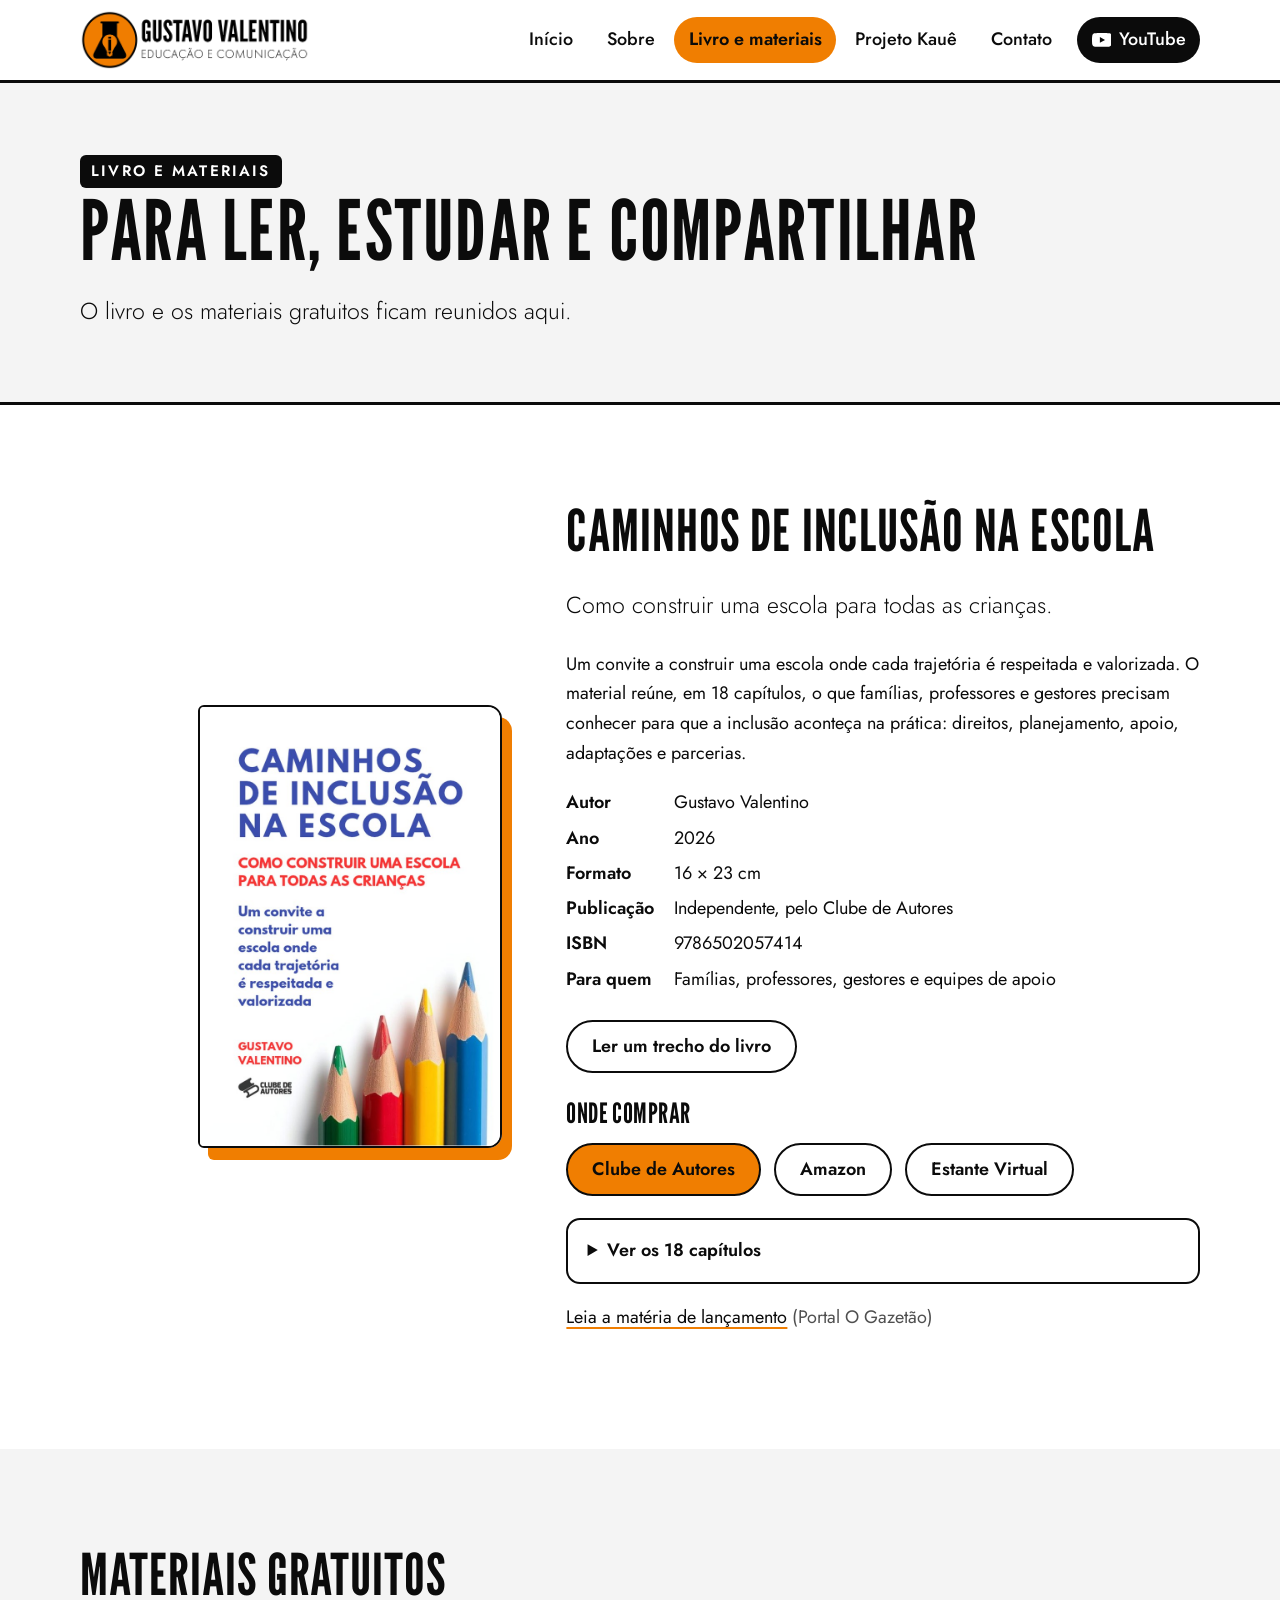
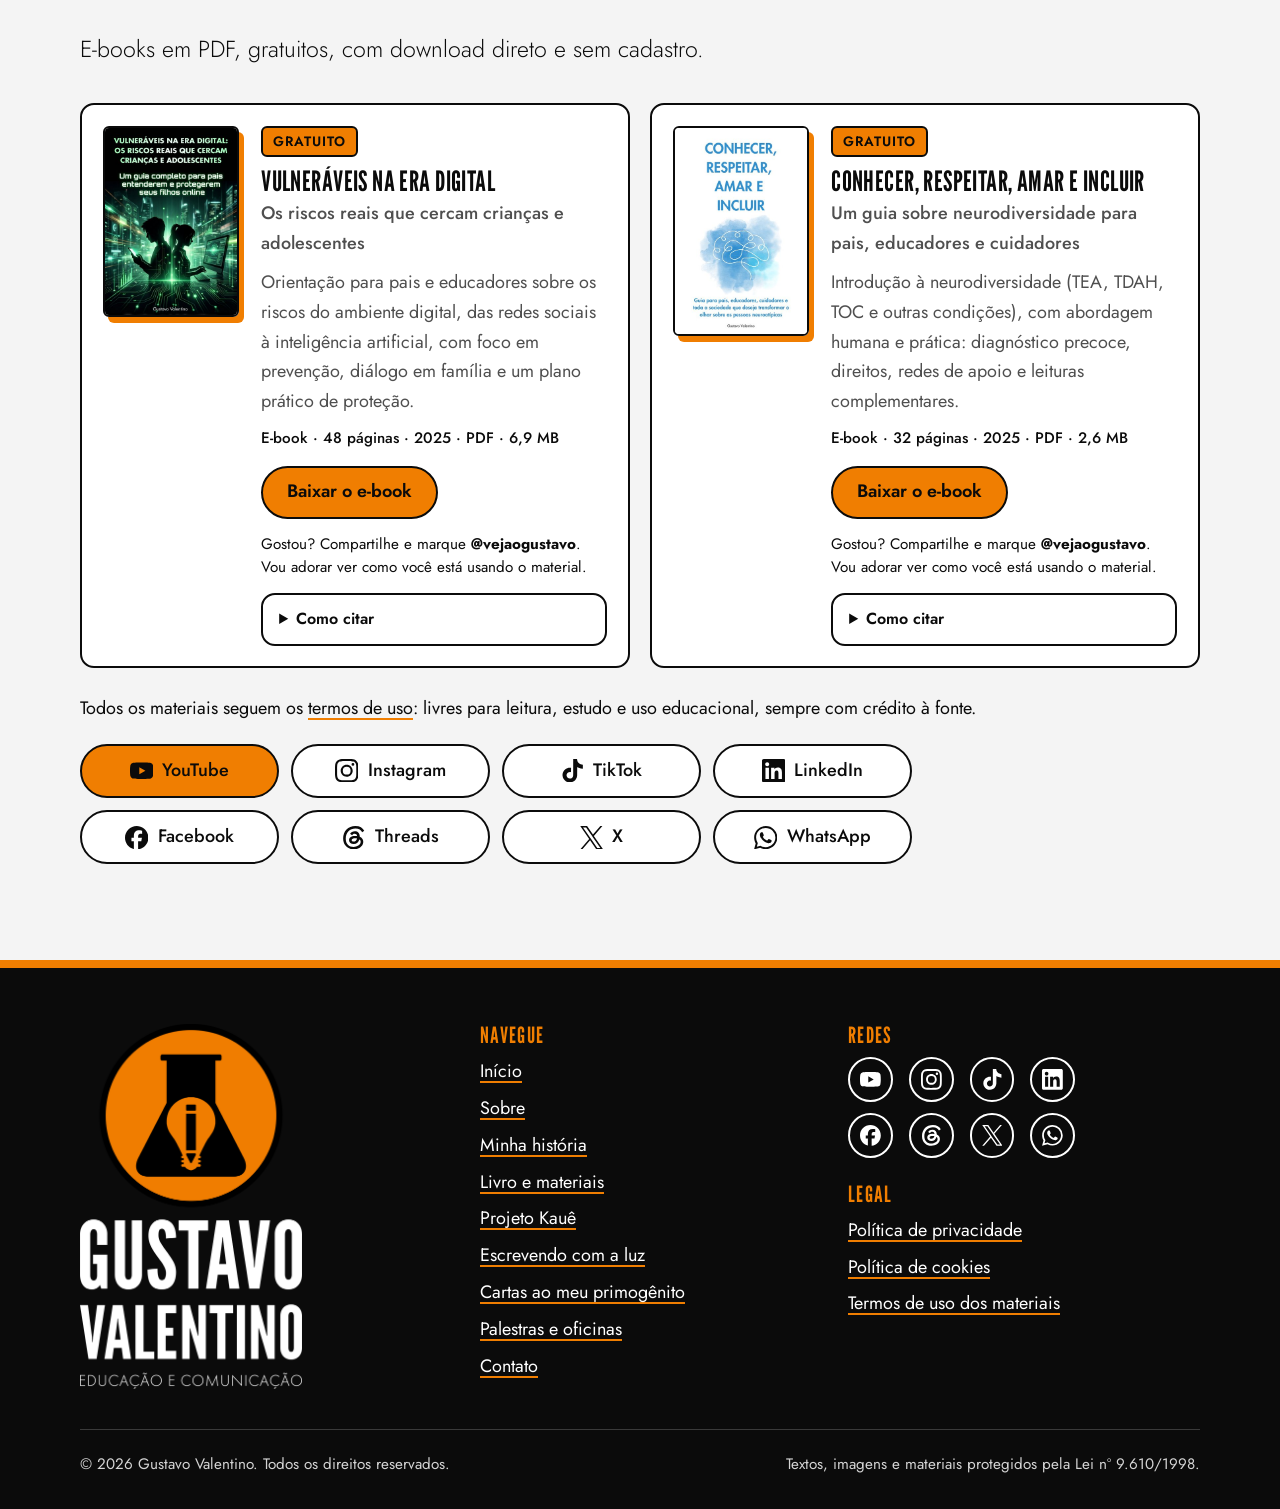
<file: materiais.html>
<!doctype html>
<html lang="pt-BR" class="no-js">
<head>
<meta charset="utf-8">
<meta name="viewport" content="width=device-width, initial-scale=1">
<title>Livro e materiais | Gustavo Valentino</title>
<meta name="description" content="Conheça o livro Caminhos de Inclusão na Escola e baixe os e-books gratuitos de Gustavo Valentino sobre segurança digital e neurodiversidade.">
<meta name="google-site-verification" content="NZqcsrPwidVDBCwjTtgBw9CsJBk7ykiOT2rEx9dWaaY">
<link rel="canonical" href="https://vejaogustavo.github.io/materiais.html">
<meta name="theme-color" content="#F07E01">
<meta property="og:type" content="website"><meta property="og:locale" content="pt_BR">
<meta property="og:site_name" content="Gustavo Valentino | Educação e Comunicação">
<meta property="og:title" content="Livro e materiais | Gustavo Valentino"><meta property="og:description" content="Conheça o livro Caminhos de Inclusão na Escola e baixe os e-books gratuitos de Gustavo Valentino sobre segurança digital e neurodiversidade.">
<meta property="og:url" content="https://vejaogustavo.github.io/materiais.html"><meta property="og:image" content="https://vejaogustavo.github.io/assets/img/og.png">
<meta property="og:image:alt" content="Gustavo Valentino | Educação e Comunicação — Ideias acesas, saber compartilhado">
<meta name="twitter:card" content="summary_large_image">
<link rel="icon" href="favicon.ico" sizes="any"><link rel="icon" type="image/png" sizes="32x32" href="assets/img/favicon-32.png">
<link rel="apple-touch-icon" href="assets/img/apple-touch-icon.png">
<link rel="preload" href="assets/fonts/league-gothic-latin-400-normal.woff2" as="font" type="font/woff2" crossorigin>
<link rel="preload" href="assets/fonts/jost-latin-wght-normal.woff2" as="font" type="font/woff2" crossorigin>
<link rel="stylesheet" href="assets/css/style.css">
<script>document.documentElement.className="js"</script>
<script type="application/ld+json">{"@context": "https://schema.org", "@type": "Book", "name": "Caminhos de Inclusão na Escola", "alternativeHeadline": "Como construir uma escola para todas as crianças", "author": {"@type": "Person", "name": "Gustavo Valentino"}, "isbn": "9786502057414", "inLanguage": "pt-BR", "datePublished": "2026", "publisher": {"@type": "Organization", "name": "Clube de Autores"}}</script>
</head>
<body>
<a class="skip" href="#conteudo">Pular para o conteúdo</a>
<header class="site-header"><div class="wrap">
<a class="brand" href="index.html">
<img src="assets/img/logo-horizontal.png" width="1000" height="259" alt="Gustavo Valentino — Educação e Comunicação"><span class="sr-only"> — página inicial</span></a>
<button class="nav-toggle" type="button" aria-expanded="false" aria-controls="menu">Menu</button>
<nav class="main-nav" id="menu" aria-label="Principal"><ul><li><a href="index.html">Início</a></li><li><a href="sobre.html">Sobre</a></li><li><a href="materiais.html" aria-current="page">Livro e materiais</a></li><li><a href="projeto-kaue.html">Projeto Kauê</a></li><li><a href="contato.html">Contato</a></li><li class="nav-yt"><a href="https://www.youtube.com/@vejaogustavo" target="_blank" rel="noopener noreferrer"><svg viewBox="0 0 24 24" aria-hidden="true" focusable="false"><path d="M23.498 6.186a3.016 3.016 0 0 0-2.122-2.136C19.505 3.545 12 3.545 12 3.545s-7.505 0-9.377.505A3.017 3.017 0 0 0 .502 6.186C0 8.07 0 12 0 12s0 3.93.502 5.814a3.016 3.016 0 0 0 2.122 2.136c1.871.505 9.376.505 9.376.505s7.505 0 9.377-.505a3.015 3.015 0 0 0 2.122-2.136C24 15.93 24 12 24 12s0-3.93-.502-5.814zM9.545 15.568V8.432L15.818 12l-6.273 3.568z"/></svg><span>YouTube</span><span class="sr-only"> (abre em nova aba)</span></a></li></ul></nav>
</div></header>
<main id="conteudo">

<section class="page-head"><div class="wrap"><p class="eyebrow">Livro e materiais</p>
<h1>Para ler, estudar e compartilhar</h1>
<p class="lead">O livro e os materiais gratuitos ficam reunidos aqui.</p></div></section>

<section class="band" id="livro" aria-labelledby="livro-t"><div class="wrap book">
<div class="book-cover"><img src="assets/img/capa-livro.jpg" width="720" height="1054" alt="Capa do livro Caminhos de Inclusão na Escola, de Gustavo Valentino"></div>
<div>
<h2 id="livro-t">Caminhos de Inclusão na Escola</h2>
<p class="lead">Como construir uma escola para todas as crianças.</p>
<p>Um convite a construir uma escola onde cada trajetória é respeitada e valorizada. O material reúne, em 18 capítulos, o que famílias, professores e gestores precisam conhecer para que a inclusão aconteça na prática: direitos, planejamento, apoio, adaptações e parcerias.</p>
<dl class="facts">
<dt>Autor</dt><dd>Gustavo Valentino</dd>
<dt>Ano</dt><dd>2026</dd>
<dt>Formato</dt><dd>16 × 23 cm</dd>
<dt>Publicação</dt><dd>Independente, pelo Clube de Autores</dd>
<dt>ISBN</dt><dd>9786502057414</dd>
<dt>Para quem</dt><dd>Famílias, professores, gestores e equipes de apoio</dd>
</dl>
<p style="margin-top:1.6rem"><a class="btn btn--ghost" href="trecho-do-livro.html">Ler um trecho do livro</a></p>
<h3 id="onde-comprar" style="margin-top:1.6rem">Onde comprar</h3>
<div class="actions" style="margin-top:.6rem"><a class="btn" href="https://clubedeautores.com.br/livro/caminhos-de-inclusao-na-escola-2" target="_blank" rel="noopener noreferrer">Clube de Autores<span class="sr-only"> (abre em nova aba)</span></a><a class="btn btn--ghost" href="https://www.amazon.com.br/dp/6502057411" target="_blank" rel="noopener noreferrer">Amazon<span class="sr-only"> (abre em nova aba)</span></a><a class="btn btn--ghost" href="https://www.estantevirtual.com.br/livro/caminhos-de-inclusao-na-escola-TJ1-7199-000" target="_blank" rel="noopener noreferrer">Estante Virtual<span class="sr-only"> (abre em nova aba)</span></a></div>
<details><summary>Ver os 18 capítulos</summary><ol><li>Os desafios encontrados na educação inclusiva</li><li>A base de tudo: direito à educação inclusiva</li><li>Organização das turmas: quantidade de alunos e impacto na inclusão</li><li>O papel do professor/educador e a necessidade de capacitação</li><li>Profissional de apoio escolar: quem é e por que é essencial</li><li>PEI (Plano Educacional Individualizado): o coração do planejamento</li><li>Carga horária: quando menos tempo é mais qualidade</li><li>Seletividade alimentar: quando comer é um desafio</li><li>Formação e sensibilização da escola: preparando o terreno para a inclusão</li><li>Sala de recursos e AEE: complemento, e não substituto, da escola regular</li><li>Espaços físicos e sensoriais: quando a escola também educa com o ambiente</li><li>Adaptações pedagógicas: ensinar de vários jeitos</li><li>Comportamento, crises e regulação emocional</li><li>Família e escola: parceria, conflitos e defesa de direitos</li><li>Telas, tecnologia e desenvolvimento: impactos na vida das crianças atípicas</li><li>Educação e profissionais de saúde: parcerias fora dos muros da escola</li><li>Rede de proteção e garantia de direitos: quando a luta sai da sala de aula</li><li>Depois de tudo: o que fazer com o que você viu e sentiu até aqui</li></ol></details>
<p style="margin-top:1.2rem"><a href="https://jornalogazetao.com.br/livro-caminhos-de-inclusao-na-escola-propoe-transformar-discurso-em-pratica-nas-salas-de-aula/" target="_blank" rel="noopener noreferrer">Leia a matéria de lançamento<span class="sr-only"> (abre em nova aba)</span></a> <span class="muted">(Portal O Gazetão)</span></p>
</div></div></section>

<section class="band band--gray" id="gratuitos" aria-labelledby="grat"><div class="wrap">
<div class="section-head"><h2 id="grat">Materiais gratuitos</h2>
<p class="lead">E-books em PDF, gratuitos, com download direto e sem cadastro.</p></div>
<div class="grid grid--2"><article class="ebook"><img src="assets/img/ebook-vulneraveis.jpg" width="400" height="566" loading="lazy" alt="Capa do e-book Vulneráveis na Era Digital">
<div><span class="tag">Gratuito</span><h3>Vulneráveis na Era Digital</h3><p class="sub">Os riscos reais que cercam crianças e adolescentes</p><p>Orientação para pais e educadores sobre os riscos do ambiente digital, das redes sociais à inteligência artificial, com foco em prevenção, diálogo em família e um plano prático de proteção.</p>
<p class="meta">E-book · 48 páginas · 2025 · PDF · 6,9 MB</p>
<div class="actions"><a class="btn" href="assets/ebooks/vulneraveis-na-era-digital-gustavo-valentino.pdf" download>Baixar o e-book<span class="sr-only"> Vulneráveis na Era Digital (PDF, 6,9 MB)</span></a></div><p class="share">Gostou? Compartilhe e marque <strong>@vejaogustavo</strong>. Vou adorar ver como você está usando o material.</p><details class="cite"><summary>Como citar</summary><p>VALENTINO, Gustavo. <strong>Vulneráveis na era digital</strong>: os riscos reais que cercam crianças e adolescentes. Magé: Edição do autor, 2025. 48 p. E-book (PDF). Disponível em: https://vejaogustavo.github.io/materiais.html. Acesso em: [data da consulta].</p><p class="fine">Troque [data da consulta] pelo dia em que você acessou o material.</p></details></div></article><article class="ebook"><img src="assets/img/ebook-neurodiversidade.jpg" width="400" height="625" loading="lazy" alt="Capa do e-book Conhecer, Respeitar, Amar e Incluir">
<div><span class="tag">Gratuito</span><h3>Conhecer, Respeitar, Amar e Incluir</h3><p class="sub">Um guia sobre neurodiversidade para pais, educadores e cuidadores</p><p>Introdução à neurodiversidade (TEA, TDAH, TOC e outras condições), com abordagem humana e prática: diagnóstico precoce, direitos, redes de apoio e leituras complementares.</p>
<p class="meta">E-book · 32 páginas · 2025 · PDF · 2,6 MB</p>
<div class="actions"><a class="btn" href="assets/ebooks/conhecer-respeitar-amar-e-incluir-gustavo-valentino.pdf" download>Baixar o e-book<span class="sr-only"> Conhecer, Respeitar, Amar e Incluir (PDF, 2,6 MB)</span></a></div><p class="share">Gostou? Compartilhe e marque <strong>@vejaogustavo</strong>. Vou adorar ver como você está usando o material.</p><details class="cite"><summary>Como citar</summary><p>VALENTINO, Gustavo. <strong>Conhecer, respeitar, amar e incluir</strong>: guia para pais, educadores, cuidadores e toda a sociedade que deseja transformar o olhar sobre as pessoas neuroatípicas. Magé: Edição do autor, 2025. 32 p. E-book (PDF). Disponível em: https://vejaogustavo.github.io/materiais.html. Acesso em: [data da consulta].</p><p class="fine">Troque [data da consulta] pelo dia em que você acessou o material.</p></details></div></article></div>
<p style="margin-top:1.6rem">Todos os materiais seguem os <a href="termos-materiais.html">termos de uso</a>: livres para leitura, estudo e uso educacional, sempre com crédito à fonte.</p>
<div style="margin-top:1.2rem"><ul class="socials"><li><a class="chip chip--yt" href="https://www.youtube.com/@vejaogustavo" target="_blank" rel="noopener noreferrer"><svg viewBox="0 0 24 24" aria-hidden="true" focusable="false"><path d="M23.498 6.186a3.016 3.016 0 0 0-2.122-2.136C19.505 3.545 12 3.545 12 3.545s-7.505 0-9.377.505A3.017 3.017 0 0 0 .502 6.186C0 8.07 0 12 0 12s0 3.93.502 5.814a3.016 3.016 0 0 0 2.122 2.136c1.871.505 9.376.505 9.376.505s7.505 0 9.377-.505a3.015 3.015 0 0 0 2.122-2.136C24 15.93 24 12 24 12s0-3.93-.502-5.814zM9.545 15.568V8.432L15.818 12l-6.273 3.568z"/></svg><span>YouTube</span><span class="sr-only"> (abre em nova aba)</span></a></li><li><a class="chip" href="https://www.instagram.com/vejaogustavo" target="_blank" rel="noopener noreferrer"><svg viewBox="0 0 24 24" aria-hidden="true" focusable="false"><path d="M7.0301.084c-1.2768.0602-2.1487.264-2.911.5634-.7888.3075-1.4575.72-2.1228 1.3877-.6652.6677-1.075 1.3368-1.3802 2.127-.2954.7638-.4956 1.6365-.552 2.914-.0564 1.2775-.0689 1.6882-.0626 4.947.0062 3.2586.0206 3.6671.0825 4.9473.061 1.2765.264 2.1482.5635 2.9107.308.7889.72 1.4573 1.388 2.1228.6679.6655 1.3365 1.0743 2.1285 1.38.7632.295 1.6361.4961 2.9134.552 1.2773.056 1.6884.069 4.9462.0627 3.2578-.0062 3.668-.0207 4.9478-.0814 1.28-.0607 2.147-.2652 2.9098-.5633.7889-.3086 1.4578-.72 2.1228-1.3881.665-.6682 1.0745-1.3378 1.3795-2.1284.2957-.7632.4966-1.636.552-2.9124.056-1.2809.0692-1.6898.063-4.948-.0063-3.2583-.021-3.6668-.0817-4.9465-.0607-1.2797-.264-2.1487-.5633-2.9117-.3084-.7889-.72-1.4568-1.3876-2.1228C21.2982 1.33 20.628.9208 19.8378.6165 19.074.321 18.2017.1197 16.9244.0645 15.6471.0093 15.236-.005 11.977.0014 8.718.0076 8.31.0215 7.0301.0839m.1402 21.6932c-1.17-.0509-1.8053-.2453-2.2287-.408-.5606-.216-.96-.4771-1.3819-.895-.422-.4178-.6811-.8186-.9-1.378-.1644-.4234-.3624-1.058-.4171-2.228-.0595-1.2645-.072-1.6442-.079-4.848-.007-3.2037.0053-3.583.0607-4.848.05-1.169.2456-1.805.408-2.2282.216-.5613.4762-.96.895-1.3816.4188-.4217.8184-.6814 1.3783-.9003.423-.1651 1.0575-.3614 2.227-.4171 1.2655-.06 1.6447-.072 4.848-.079 3.2033-.007 3.5835.005 4.8495.0608 1.169.0508 1.8053.2445 2.228.408.5608.216.96.4754 1.3816.895.4217.4194.6816.8176.9005 1.3787.1653.4217.3617 1.056.4169 2.2263.0602 1.2655.0739 1.645.0796 4.848.0058 3.203-.0055 3.5834-.061 4.848-.051 1.17-.245 1.8055-.408 2.2294-.216.5604-.4763.96-.8954 1.3814-.419.4215-.8181.6811-1.3783.9-.4224.1649-1.0577.3617-2.2262.4174-1.2656.0595-1.6448.072-4.8493.079-3.2045.007-3.5825-.006-4.848-.0608M16.953 5.5864A1.44 1.44 0 1 0 18.39 4.144a1.44 1.44 0 0 0-1.437 1.4424M5.8385 12.012c.0067 3.4032 2.7706 6.1557 6.173 6.1493 3.4026-.0065 6.157-2.7701 6.1506-6.1733-.0065-3.4032-2.771-6.1565-6.174-6.1498-3.403.0067-6.156 2.771-6.1496 6.1738M8 12.0077a4 4 0 1 1 4.008 3.9921A3.9996 3.9996 0 0 1 8 12.0077"/></svg><span>Instagram</span><span class="sr-only"> (abre em nova aba)</span></a></li><li><a class="chip" href="https://www.tiktok.com/@vejaogustavo" target="_blank" rel="noopener noreferrer"><svg viewBox="0 0 24 24" aria-hidden="true" focusable="false"><path d="M12.525.02c1.31-.02 2.61-.01 3.91-.02.08 1.53.63 3.09 1.75 4.17 1.12 1.11 2.7 1.62 4.24 1.79v4.03c-1.44-.05-2.89-.35-4.2-.97-.57-.26-1.1-.59-1.62-.93-.01 2.92.01 5.84-.02 8.75-.08 1.4-.54 2.79-1.35 3.94-1.31 1.92-3.58 3.17-5.91 3.21-1.43.08-2.86-.31-4.08-1.03-2.02-1.19-3.44-3.37-3.65-5.71-.02-.5-.03-1-.01-1.49.18-1.9 1.12-3.72 2.58-4.96 1.66-1.44 3.98-2.13 6.15-1.72.02 1.48-.04 2.96-.04 4.44-.99-.32-2.15-.23-3.02.37-.63.41-1.11 1.04-1.36 1.75-.21.51-.15 1.07-.14 1.61.24 1.64 1.82 3.02 3.5 2.87 1.12-.01 2.19-.66 2.77-1.61.19-.33.4-.67.41-1.06.1-1.79.06-3.57.07-5.36.01-4.03-.01-8.05.02-12.07z"/></svg><span>TikTok</span><span class="sr-only"> (abre em nova aba)</span></a></li><li><a class="chip" href="https://www.linkedin.com/company/vejaogustavo" target="_blank" rel="noopener noreferrer"><svg viewBox="0 0 24 24" aria-hidden="true" focusable="false"><path d="M20.447 20.452h-3.554v-5.569c0-1.328-.027-3.037-1.852-3.037-1.853 0-2.136 1.445-2.136 2.939v5.667H9.351V9h3.414v1.561h.046c.477-.9 1.637-1.85 3.37-1.85 3.601 0 4.267 2.37 4.267 5.455v6.286zM5.337 7.433c-1.144 0-2.063-.926-2.063-2.065 0-1.138.92-2.063 2.063-2.063 1.14 0 2.064.925 2.064 2.063 0 1.139-.925 2.065-2.064 2.065zm1.782 13.019H3.555V9h3.564v11.452zM22.225 0H1.771C.792 0 0 .774 0 1.729v20.542C0 23.227.792 24 1.771 24h20.451C23.2 24 24 23.227 24 22.271V1.729C24 .774 23.2 0 22.222 0h.003z"/></svg><span>LinkedIn</span><span class="sr-only"> (abre em nova aba)</span></a></li><li><a class="chip" href="https://www.facebook.com/vejaogustavo" target="_blank" rel="noopener noreferrer"><svg viewBox="0 0 24 24" aria-hidden="true" focusable="false"><path d="M9.101 23.691v-7.98H6.627v-3.667h2.474v-1.58c0-4.085 1.848-5.978 5.858-5.978.401 0 .955.042 1.468.103a8.68 8.68 0 0 1 1.141.195v3.325a8.623 8.623 0 0 0-.653-.036 26.805 26.805 0 0 0-.733-.009c-.707 0-1.259.096-1.675.309a1.686 1.686 0 0 0-.679.622c-.258.42-.374.995-.374 1.752v1.297h3.919l-.386 2.103-.287 1.564h-3.246v8.245C19.396 23.238 24 18.179 24 12.044c0-6.627-5.373-12-12-12s-12 5.373-12 12c0 5.628 3.874 10.35 9.101 11.647Z"/></svg><span>Facebook</span><span class="sr-only"> (abre em nova aba)</span></a></li><li><a class="chip" href="https://www.threads.com/@vejaogustavo" target="_blank" rel="noopener noreferrer"><svg viewBox="0 0 24 24" aria-hidden="true" focusable="false"><path d="M18.263 11.097c-.03-3.486-1.92-5.586-5.111-5.586-2.13 0-3.922.963-4.863 2.499l2.062 1.438c.535-.843 1.272-1.543 2.628-1.543 1.528 0 2.318.85 2.544 2.431a15 15 0 0 0-2.236-.173c-4.125 0-6.068 1.867-6.068 4.336s1.943 3.99 4.804 3.99c3.139 0 5.013-2.115 5.781-4.735.798.361 1.348 1.204 1.348 2.47 0 3.387-3.907 5.232-7.22 5.232-4.885 0-8.077-3.207-8.077-8.424 0-6.392 4.223-10.487 9.9-10.487 3.808 0 5.69 1.671 6.97 3.914l2.108-1.475C21.44 2.078 18.331 0 13.663 0 6.227 0 1.168 5.277 1.168 12.934c0 7 4.953 11.066 10.856 11.066 4.878 0 9.809-2.846 9.809-7.716 0-2.545-1.46-4.231-3.569-5.187m-6.33 4.855c-1.077 0-2.026-.512-2.026-1.453 0-1.483 1.822-1.934 3.606-1.934.678 0 1.34.045 1.927.173-.422 1.927-1.671 3.215-3.508 3.214Z"/></svg><span>Threads</span><span class="sr-only"> (abre em nova aba)</span></a></li><li><a class="chip" href="https://x.com/vejaogustavo" target="_blank" rel="noopener noreferrer"><svg viewBox="0 0 24 24" aria-hidden="true" focusable="false"><path d="M14.234 10.162 22.977 0h-2.072l-7.591 8.824L7.251 0H.258l9.168 13.343L.258 24H2.33l8.016-9.318L16.749 24h6.993zm-2.837 3.299-.929-1.329L3.076 1.56h3.182l5.965 8.532.929 1.329 7.754 11.09h-3.182z"/></svg><span>X</span><span class="sr-only"> (abre em nova aba)</span></a></li><li><a class="chip" href="https://wa.me/5521988305319" target="_blank" rel="noopener noreferrer"><svg viewBox="0 0 24 24" aria-hidden="true" focusable="false"><path d="M17.472 14.382c-.297-.149-1.758-.867-2.03-.967-.273-.099-.471-.148-.67.15-.197.297-.767.966-.94 1.164-.173.199-.347.223-.644.075-.297-.15-1.255-.463-2.39-1.475-.883-.788-1.48-1.761-1.653-2.059-.173-.297-.018-.458.13-.606.134-.133.298-.347.446-.52.149-.174.198-.298.298-.497.099-.198.05-.371-.025-.52-.075-.149-.669-1.612-.916-2.207-.242-.579-.487-.5-.669-.51-.173-.008-.371-.01-.57-.01-.198 0-.52.074-.792.372-.272.297-1.04 1.016-1.04 2.479 0 1.462 1.065 2.875 1.213 3.074.149.198 2.096 3.2 5.077 4.487.709.306 1.262.489 1.694.625.712.227 1.36.195 1.871.118.571-.085 1.758-.719 2.006-1.413.248-.694.248-1.289.173-1.413-.074-.124-.272-.198-.57-.347m-5.421 7.403h-.004a9.87 9.87 0 01-5.031-1.378l-.361-.214-3.741.982.998-3.648-.235-.374a9.86 9.86 0 01-1.51-5.26c.001-5.45 4.436-9.884 9.888-9.884 2.64 0 5.122 1.03 6.988 2.898a9.825 9.825 0 012.893 6.994c-.003 5.45-4.437 9.884-9.885 9.884m8.413-18.297A11.815 11.815 0 0012.05 0C5.495 0 .16 5.335.157 11.892c0 2.096.547 4.142 1.588 5.945L.057 24l6.305-1.654a11.882 11.882 0 005.683 1.448h.005c6.554 0 11.89-5.335 11.893-11.893a11.821 11.821 0 00-3.48-8.413Z"/></svg><span>WhatsApp</span><span class="sr-only"> (abre em nova aba)</span></a></li></ul></div>
</div></section>

</main>
<footer class="site-footer"><div class="wrap">
<div class="foot-grid">
<div class="foot-logo"><img src="assets/img/logo-vertical.png" width="900" height="1479" alt="Gustavo Valentino — Educação e Comunicação" loading="lazy"></div>
<div><h2>Navegue</h2><ul class="links">
<li><a href="index.html">Início</a></li><li><a href="sobre.html">Sobre</a></li><li><a href="minha-historia.html">Minha história</a></li>
<li><a href="materiais.html">Livro e materiais</a></li><li><a href="projeto-kaue.html">Projeto Kauê</a></li><li><a href="fotografia.html">Escrevendo com a luz</a></li>
<li><a href="cartas.html">Cartas ao meu primogênito</a></li><li><a href="contato.html#palestras">Palestras e oficinas</a></li><li><a href="contato.html">Contato</a></li></ul></div>
<div><h2>Redes</h2><ul class="foot-social"><li><a href="https://www.youtube.com/@vejaogustavo" target="_blank" rel="noopener noreferrer"><svg viewBox="0 0 24 24" aria-hidden="true" focusable="false"><path d="M23.498 6.186a3.016 3.016 0 0 0-2.122-2.136C19.505 3.545 12 3.545 12 3.545s-7.505 0-9.377.505A3.017 3.017 0 0 0 .502 6.186C0 8.07 0 12 0 12s0 3.93.502 5.814a3.016 3.016 0 0 0 2.122 2.136c1.871.505 9.376.505 9.376.505s7.505 0 9.377-.505a3.015 3.015 0 0 0 2.122-2.136C24 15.93 24 12 24 12s0-3.93-.502-5.814zM9.545 15.568V8.432L15.818 12l-6.273 3.568z"/></svg><span class="sr-only">YouTube (abre em nova aba)</span></a></li><li><a href="https://www.instagram.com/vejaogustavo" target="_blank" rel="noopener noreferrer"><svg viewBox="0 0 24 24" aria-hidden="true" focusable="false"><path d="M7.0301.084c-1.2768.0602-2.1487.264-2.911.5634-.7888.3075-1.4575.72-2.1228 1.3877-.6652.6677-1.075 1.3368-1.3802 2.127-.2954.7638-.4956 1.6365-.552 2.914-.0564 1.2775-.0689 1.6882-.0626 4.947.0062 3.2586.0206 3.6671.0825 4.9473.061 1.2765.264 2.1482.5635 2.9107.308.7889.72 1.4573 1.388 2.1228.6679.6655 1.3365 1.0743 2.1285 1.38.7632.295 1.6361.4961 2.9134.552 1.2773.056 1.6884.069 4.9462.0627 3.2578-.0062 3.668-.0207 4.9478-.0814 1.28-.0607 2.147-.2652 2.9098-.5633.7889-.3086 1.4578-.72 2.1228-1.3881.665-.6682 1.0745-1.3378 1.3795-2.1284.2957-.7632.4966-1.636.552-2.9124.056-1.2809.0692-1.6898.063-4.948-.0063-3.2583-.021-3.6668-.0817-4.9465-.0607-1.2797-.264-2.1487-.5633-2.9117-.3084-.7889-.72-1.4568-1.3876-2.1228C21.2982 1.33 20.628.9208 19.8378.6165 19.074.321 18.2017.1197 16.9244.0645 15.6471.0093 15.236-.005 11.977.0014 8.718.0076 8.31.0215 7.0301.0839m.1402 21.6932c-1.17-.0509-1.8053-.2453-2.2287-.408-.5606-.216-.96-.4771-1.3819-.895-.422-.4178-.6811-.8186-.9-1.378-.1644-.4234-.3624-1.058-.4171-2.228-.0595-1.2645-.072-1.6442-.079-4.848-.007-3.2037.0053-3.583.0607-4.848.05-1.169.2456-1.805.408-2.2282.216-.5613.4762-.96.895-1.3816.4188-.4217.8184-.6814 1.3783-.9003.423-.1651 1.0575-.3614 2.227-.4171 1.2655-.06 1.6447-.072 4.848-.079 3.2033-.007 3.5835.005 4.8495.0608 1.169.0508 1.8053.2445 2.228.408.5608.216.96.4754 1.3816.895.4217.4194.6816.8176.9005 1.3787.1653.4217.3617 1.056.4169 2.2263.0602 1.2655.0739 1.645.0796 4.848.0058 3.203-.0055 3.5834-.061 4.848-.051 1.17-.245 1.8055-.408 2.2294-.216.5604-.4763.96-.8954 1.3814-.419.4215-.8181.6811-1.3783.9-.4224.1649-1.0577.3617-2.2262.4174-1.2656.0595-1.6448.072-4.8493.079-3.2045.007-3.5825-.006-4.848-.0608M16.953 5.5864A1.44 1.44 0 1 0 18.39 4.144a1.44 1.44 0 0 0-1.437 1.4424M5.8385 12.012c.0067 3.4032 2.7706 6.1557 6.173 6.1493 3.4026-.0065 6.157-2.7701 6.1506-6.1733-.0065-3.4032-2.771-6.1565-6.174-6.1498-3.403.0067-6.156 2.771-6.1496 6.1738M8 12.0077a4 4 0 1 1 4.008 3.9921A3.9996 3.9996 0 0 1 8 12.0077"/></svg><span class="sr-only">Instagram (abre em nova aba)</span></a></li><li><a href="https://www.tiktok.com/@vejaogustavo" target="_blank" rel="noopener noreferrer"><svg viewBox="0 0 24 24" aria-hidden="true" focusable="false"><path d="M12.525.02c1.31-.02 2.61-.01 3.91-.02.08 1.53.63 3.09 1.75 4.17 1.12 1.11 2.7 1.62 4.24 1.79v4.03c-1.44-.05-2.89-.35-4.2-.97-.57-.26-1.1-.59-1.62-.93-.01 2.92.01 5.84-.02 8.75-.08 1.4-.54 2.79-1.35 3.94-1.31 1.92-3.58 3.17-5.91 3.21-1.43.08-2.86-.31-4.08-1.03-2.02-1.19-3.44-3.37-3.65-5.71-.02-.5-.03-1-.01-1.49.18-1.9 1.12-3.72 2.58-4.96 1.66-1.44 3.98-2.13 6.15-1.72.02 1.48-.04 2.96-.04 4.44-.99-.32-2.15-.23-3.02.37-.63.41-1.11 1.04-1.36 1.75-.21.51-.15 1.07-.14 1.61.24 1.64 1.82 3.02 3.5 2.87 1.12-.01 2.19-.66 2.77-1.61.19-.33.4-.67.41-1.06.1-1.79.06-3.57.07-5.36.01-4.03-.01-8.05.02-12.07z"/></svg><span class="sr-only">TikTok (abre em nova aba)</span></a></li><li><a href="https://www.linkedin.com/company/vejaogustavo" target="_blank" rel="noopener noreferrer"><svg viewBox="0 0 24 24" aria-hidden="true" focusable="false"><path d="M20.447 20.452h-3.554v-5.569c0-1.328-.027-3.037-1.852-3.037-1.853 0-2.136 1.445-2.136 2.939v5.667H9.351V9h3.414v1.561h.046c.477-.9 1.637-1.85 3.37-1.85 3.601 0 4.267 2.37 4.267 5.455v6.286zM5.337 7.433c-1.144 0-2.063-.926-2.063-2.065 0-1.138.92-2.063 2.063-2.063 1.14 0 2.064.925 2.064 2.063 0 1.139-.925 2.065-2.064 2.065zm1.782 13.019H3.555V9h3.564v11.452zM22.225 0H1.771C.792 0 0 .774 0 1.729v20.542C0 23.227.792 24 1.771 24h20.451C23.2 24 24 23.227 24 22.271V1.729C24 .774 23.2 0 22.222 0h.003z"/></svg><span class="sr-only">LinkedIn (abre em nova aba)</span></a></li><li><a href="https://www.facebook.com/vejaogustavo" target="_blank" rel="noopener noreferrer"><svg viewBox="0 0 24 24" aria-hidden="true" focusable="false"><path d="M9.101 23.691v-7.98H6.627v-3.667h2.474v-1.58c0-4.085 1.848-5.978 5.858-5.978.401 0 .955.042 1.468.103a8.68 8.68 0 0 1 1.141.195v3.325a8.623 8.623 0 0 0-.653-.036 26.805 26.805 0 0 0-.733-.009c-.707 0-1.259.096-1.675.309a1.686 1.686 0 0 0-.679.622c-.258.42-.374.995-.374 1.752v1.297h3.919l-.386 2.103-.287 1.564h-3.246v8.245C19.396 23.238 24 18.179 24 12.044c0-6.627-5.373-12-12-12s-12 5.373-12 12c0 5.628 3.874 10.35 9.101 11.647Z"/></svg><span class="sr-only">Facebook (abre em nova aba)</span></a></li><li><a href="https://www.threads.com/@vejaogustavo" target="_blank" rel="noopener noreferrer"><svg viewBox="0 0 24 24" aria-hidden="true" focusable="false"><path d="M18.263 11.097c-.03-3.486-1.92-5.586-5.111-5.586-2.13 0-3.922.963-4.863 2.499l2.062 1.438c.535-.843 1.272-1.543 2.628-1.543 1.528 0 2.318.85 2.544 2.431a15 15 0 0 0-2.236-.173c-4.125 0-6.068 1.867-6.068 4.336s1.943 3.99 4.804 3.99c3.139 0 5.013-2.115 5.781-4.735.798.361 1.348 1.204 1.348 2.47 0 3.387-3.907 5.232-7.22 5.232-4.885 0-8.077-3.207-8.077-8.424 0-6.392 4.223-10.487 9.9-10.487 3.808 0 5.69 1.671 6.97 3.914l2.108-1.475C21.44 2.078 18.331 0 13.663 0 6.227 0 1.168 5.277 1.168 12.934c0 7 4.953 11.066 10.856 11.066 4.878 0 9.809-2.846 9.809-7.716 0-2.545-1.46-4.231-3.569-5.187m-6.33 4.855c-1.077 0-2.026-.512-2.026-1.453 0-1.483 1.822-1.934 3.606-1.934.678 0 1.34.045 1.927.173-.422 1.927-1.671 3.215-3.508 3.214Z"/></svg><span class="sr-only">Threads (abre em nova aba)</span></a></li><li><a href="https://x.com/vejaogustavo" target="_blank" rel="noopener noreferrer"><svg viewBox="0 0 24 24" aria-hidden="true" focusable="false"><path d="M14.234 10.162 22.977 0h-2.072l-7.591 8.824L7.251 0H.258l9.168 13.343L.258 24H2.33l8.016-9.318L16.749 24h6.993zm-2.837 3.299-.929-1.329L3.076 1.56h3.182l5.965 8.532.929 1.329 7.754 11.09h-3.182z"/></svg><span class="sr-only">X (abre em nova aba)</span></a></li><li><a href="https://wa.me/5521988305319" target="_blank" rel="noopener noreferrer"><svg viewBox="0 0 24 24" aria-hidden="true" focusable="false"><path d="M17.472 14.382c-.297-.149-1.758-.867-2.03-.967-.273-.099-.471-.148-.67.15-.197.297-.767.966-.94 1.164-.173.199-.347.223-.644.075-.297-.15-1.255-.463-2.39-1.475-.883-.788-1.48-1.761-1.653-2.059-.173-.297-.018-.458.13-.606.134-.133.298-.347.446-.52.149-.174.198-.298.298-.497.099-.198.05-.371-.025-.52-.075-.149-.669-1.612-.916-2.207-.242-.579-.487-.5-.669-.51-.173-.008-.371-.01-.57-.01-.198 0-.52.074-.792.372-.272.297-1.04 1.016-1.04 2.479 0 1.462 1.065 2.875 1.213 3.074.149.198 2.096 3.2 5.077 4.487.709.306 1.262.489 1.694.625.712.227 1.36.195 1.871.118.571-.085 1.758-.719 2.006-1.413.248-.694.248-1.289.173-1.413-.074-.124-.272-.198-.57-.347m-5.421 7.403h-.004a9.87 9.87 0 01-5.031-1.378l-.361-.214-3.741.982.998-3.648-.235-.374a9.86 9.86 0 01-1.51-5.26c.001-5.45 4.436-9.884 9.888-9.884 2.64 0 5.122 1.03 6.988 2.898a9.825 9.825 0 012.893 6.994c-.003 5.45-4.437 9.884-9.885 9.884m8.413-18.297A11.815 11.815 0 0012.05 0C5.495 0 .16 5.335.157 11.892c0 2.096.547 4.142 1.588 5.945L.057 24l6.305-1.654a11.882 11.882 0 005.683 1.448h.005c6.554 0 11.89-5.335 11.893-11.893a11.821 11.821 0 00-3.48-8.413Z"/></svg><span class="sr-only">WhatsApp (abre em nova aba)</span></a></li></ul>
<h2 class="foot-legal">Legal</h2><ul class="links">
<li><a href="privacidade.html">Política de privacidade</a></li><li><a href="cookies.html">Política de cookies</a></li>
<li><a href="termos-materiais.html">Termos de uso dos materiais</a></li></ul></div>
</div>
<div class="foot-bottom"><p>© 2026 Gustavo Valentino. Todos os direitos reservados.</p>
<p>Textos, imagens e materiais protegidos pela Lei nº 9.610/1998.</p></div>
</div></footer>
<script src="assets/js/menu.js" defer></script>
</body>
</html>
</file>
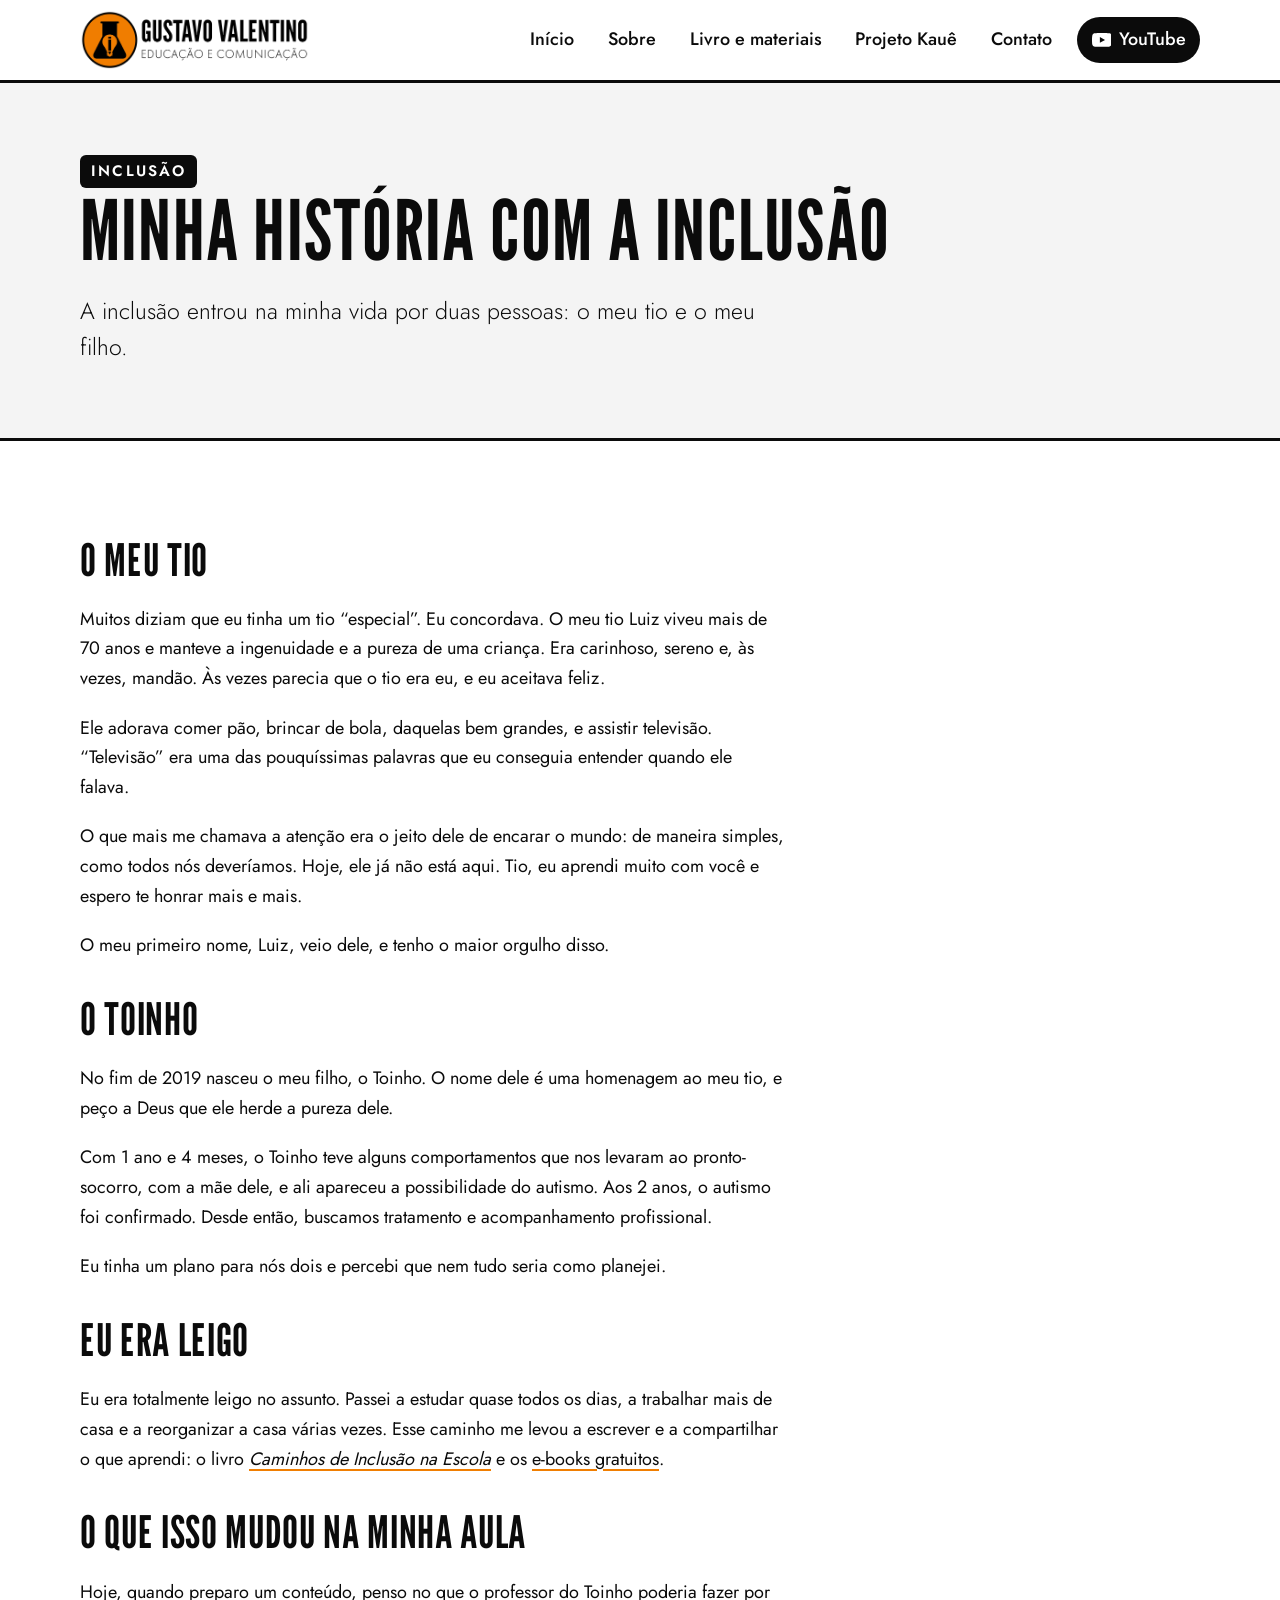
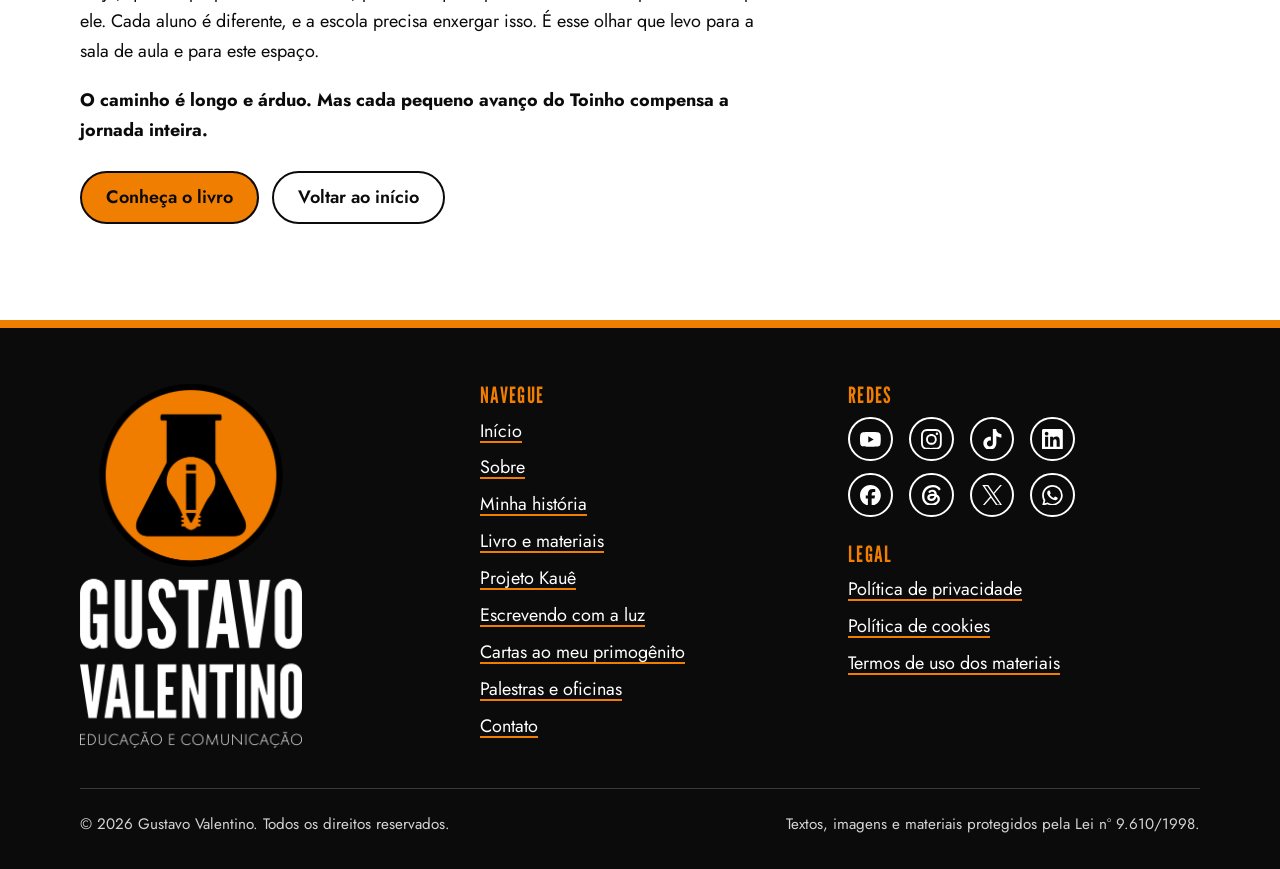
<file: minha-historia.html>
<!doctype html>
<html lang="pt-BR" class="no-js">
<head>
<meta charset="utf-8">
<meta name="viewport" content="width=device-width, initial-scale=1">
<title>Minha história com a inclusão | Gustavo Valentino</title>
<meta name="description" content="Como a inclusão entrou na vida de Gustavo Valentino, pelo tio e pelo filho, e o que ela mudou no olhar dele sobre a escola.">
<meta name="google-site-verification" content="NZqcsrPwidVDBCwjTtgBw9CsJBk7ykiOT2rEx9dWaaY">
<link rel="canonical" href="https://vejaogustavo.github.io/minha-historia.html">
<meta name="theme-color" content="#F07E01">
<meta property="og:type" content="website"><meta property="og:locale" content="pt_BR">
<meta property="og:site_name" content="Gustavo Valentino | Educação e Comunicação">
<meta property="og:title" content="Minha história com a inclusão | Gustavo Valentino"><meta property="og:description" content="Como a inclusão entrou na vida de Gustavo Valentino, pelo tio e pelo filho, e o que ela mudou no olhar dele sobre a escola.">
<meta property="og:url" content="https://vejaogustavo.github.io/minha-historia.html"><meta property="og:image" content="https://vejaogustavo.github.io/assets/img/og.png">
<meta property="og:image:alt" content="Gustavo Valentino | Educação e Comunicação — Ideias acesas, saber compartilhado">
<meta name="twitter:card" content="summary_large_image">
<link rel="icon" href="favicon.ico" sizes="any"><link rel="icon" type="image/png" sizes="32x32" href="assets/img/favicon-32.png">
<link rel="apple-touch-icon" href="assets/img/apple-touch-icon.png">
<link rel="preload" href="assets/fonts/league-gothic-latin-400-normal.woff2" as="font" type="font/woff2" crossorigin>
<link rel="preload" href="assets/fonts/jost-latin-wght-normal.woff2" as="font" type="font/woff2" crossorigin>
<link rel="stylesheet" href="assets/css/style.css">
<script>document.documentElement.className="js"</script>
</head>
<body>
<a class="skip" href="#conteudo">Pular para o conteúdo</a>
<header class="site-header"><div class="wrap">
<a class="brand" href="index.html">
<img src="assets/img/logo-horizontal.png" width="1000" height="259" alt="Gustavo Valentino — Educação e Comunicação"><span class="sr-only"> — página inicial</span></a>
<button class="nav-toggle" type="button" aria-expanded="false" aria-controls="menu">Menu</button>
<nav class="main-nav" id="menu" aria-label="Principal"><ul><li><a href="index.html">Início</a></li><li><a href="sobre.html">Sobre</a></li><li><a href="materiais.html">Livro e materiais</a></li><li><a href="projeto-kaue.html">Projeto Kauê</a></li><li><a href="contato.html">Contato</a></li><li class="nav-yt"><a href="https://www.youtube.com/@vejaogustavo" target="_blank" rel="noopener noreferrer"><svg viewBox="0 0 24 24" aria-hidden="true" focusable="false"><path d="M23.498 6.186a3.016 3.016 0 0 0-2.122-2.136C19.505 3.545 12 3.545 12 3.545s-7.505 0-9.377.505A3.017 3.017 0 0 0 .502 6.186C0 8.07 0 12 0 12s0 3.93.502 5.814a3.016 3.016 0 0 0 2.122 2.136c1.871.505 9.376.505 9.376.505s7.505 0 9.377-.505a3.015 3.015 0 0 0 2.122-2.136C24 15.93 24 12 24 12s0-3.93-.502-5.814zM9.545 15.568V8.432L15.818 12l-6.273 3.568z"/></svg><span>YouTube</span><span class="sr-only"> (abre em nova aba)</span></a></li></ul></nav>
</div></header>
<main id="conteudo">

<section class="page-head"><div class="wrap"><p class="eyebrow">Inclusão</p>
<h1>Minha história com a inclusão</h1>
<p class="lead">A inclusão entrou na minha vida por duas pessoas: o meu tio e o meu filho.</p></div></section>

<section class="band"><div class="wrap">
<div class="prose">
<h2 style="margin-top:0">O meu tio</h2>
<p>Muitos diziam que eu tinha um tio “especial”. Eu concordava. O meu tio Luiz viveu mais de 70 anos e manteve a ingenuidade e a pureza de uma criança. Era carinhoso, sereno e, às vezes, mandão. Às vezes parecia que o tio era eu, e eu aceitava feliz.</p>
<p>Ele adorava comer pão, brincar de bola, daquelas bem grandes, e assistir televisão. “Televisão” era uma das pouquíssimas palavras que eu conseguia entender quando ele falava.</p>
<p>O que mais me chamava a atenção era o jeito dele de encarar o mundo: de maneira simples, como todos nós deveríamos. Hoje, ele já não está aqui. Tio, eu aprendi muito com você e espero te honrar mais e mais.</p>
<p>O meu primeiro nome, Luiz, veio dele, e tenho o maior orgulho disso.</p>
<h2>O Toinho</h2>
<p>No fim de 2019 nasceu o meu filho, o Toinho. O nome dele é uma homenagem ao meu tio, e peço a Deus que ele herde a pureza dele.</p>
<p>Com 1 ano e 4 meses, o Toinho teve alguns comportamentos que nos levaram ao pronto-socorro, com a mãe dele, e ali apareceu a possibilidade do autismo. Aos 2 anos, o autismo foi confirmado. Desde então, buscamos tratamento e acompanhamento profissional.</p>
<p>Eu tinha um plano para nós dois e percebi que nem tudo seria como planejei.</p>
<h2>Eu era leigo</h2>
<p>Eu era totalmente leigo no assunto. Passei a estudar quase todos os dias, a trabalhar mais de casa e a reorganizar a casa várias vezes. Esse caminho me levou a escrever e a compartilhar o que aprendi: o livro <a href="materiais.html#livro"><em>Caminhos de Inclusão na Escola</em></a> e os <a href="materiais.html#gratuitos">e-books gratuitos</a>.</p>
<h2>O que isso mudou na minha aula</h2>
<p>Hoje, quando preparo um conteúdo, penso no que o professor do Toinho poderia fazer por ele. Cada aluno é diferente, e a escola precisa enxergar isso. É esse olhar que levo para a sala de aula e para este espaço.</p>
<p><strong>O caminho é longo e árduo. Mas cada pequeno avanço do Toinho compensa a jornada inteira.</strong></p>
<div class="actions"><a class="btn" href="materiais.html#livro">Conheça o livro</a> <a class="btn btn--ghost" href="index.html">Voltar ao início</a></div>
</div>
</div></section>

</main>
<footer class="site-footer"><div class="wrap">
<div class="foot-grid">
<div class="foot-logo"><img src="assets/img/logo-vertical.png" width="900" height="1479" alt="Gustavo Valentino — Educação e Comunicação" loading="lazy"></div>
<div><h2>Navegue</h2><ul class="links">
<li><a href="index.html">Início</a></li><li><a href="sobre.html">Sobre</a></li><li><a href="minha-historia.html">Minha história</a></li>
<li><a href="materiais.html">Livro e materiais</a></li><li><a href="projeto-kaue.html">Projeto Kauê</a></li><li><a href="fotografia.html">Escrevendo com a luz</a></li>
<li><a href="cartas.html">Cartas ao meu primogênito</a></li><li><a href="contato.html#palestras">Palestras e oficinas</a></li><li><a href="contato.html">Contato</a></li></ul></div>
<div><h2>Redes</h2><ul class="foot-social"><li><a href="https://www.youtube.com/@vejaogustavo" target="_blank" rel="noopener noreferrer"><svg viewBox="0 0 24 24" aria-hidden="true" focusable="false"><path d="M23.498 6.186a3.016 3.016 0 0 0-2.122-2.136C19.505 3.545 12 3.545 12 3.545s-7.505 0-9.377.505A3.017 3.017 0 0 0 .502 6.186C0 8.07 0 12 0 12s0 3.93.502 5.814a3.016 3.016 0 0 0 2.122 2.136c1.871.505 9.376.505 9.376.505s7.505 0 9.377-.505a3.015 3.015 0 0 0 2.122-2.136C24 15.93 24 12 24 12s0-3.93-.502-5.814zM9.545 15.568V8.432L15.818 12l-6.273 3.568z"/></svg><span class="sr-only">YouTube (abre em nova aba)</span></a></li><li><a href="https://www.instagram.com/vejaogustavo" target="_blank" rel="noopener noreferrer"><svg viewBox="0 0 24 24" aria-hidden="true" focusable="false"><path d="M7.0301.084c-1.2768.0602-2.1487.264-2.911.5634-.7888.3075-1.4575.72-2.1228 1.3877-.6652.6677-1.075 1.3368-1.3802 2.127-.2954.7638-.4956 1.6365-.552 2.914-.0564 1.2775-.0689 1.6882-.0626 4.947.0062 3.2586.0206 3.6671.0825 4.9473.061 1.2765.264 2.1482.5635 2.9107.308.7889.72 1.4573 1.388 2.1228.6679.6655 1.3365 1.0743 2.1285 1.38.7632.295 1.6361.4961 2.9134.552 1.2773.056 1.6884.069 4.9462.0627 3.2578-.0062 3.668-.0207 4.9478-.0814 1.28-.0607 2.147-.2652 2.9098-.5633.7889-.3086 1.4578-.72 2.1228-1.3881.665-.6682 1.0745-1.3378 1.3795-2.1284.2957-.7632.4966-1.636.552-2.9124.056-1.2809.0692-1.6898.063-4.948-.0063-3.2583-.021-3.6668-.0817-4.9465-.0607-1.2797-.264-2.1487-.5633-2.9117-.3084-.7889-.72-1.4568-1.3876-2.1228C21.2982 1.33 20.628.9208 19.8378.6165 19.074.321 18.2017.1197 16.9244.0645 15.6471.0093 15.236-.005 11.977.0014 8.718.0076 8.31.0215 7.0301.0839m.1402 21.6932c-1.17-.0509-1.8053-.2453-2.2287-.408-.5606-.216-.96-.4771-1.3819-.895-.422-.4178-.6811-.8186-.9-1.378-.1644-.4234-.3624-1.058-.4171-2.228-.0595-1.2645-.072-1.6442-.079-4.848-.007-3.2037.0053-3.583.0607-4.848.05-1.169.2456-1.805.408-2.2282.216-.5613.4762-.96.895-1.3816.4188-.4217.8184-.6814 1.3783-.9003.423-.1651 1.0575-.3614 2.227-.4171 1.2655-.06 1.6447-.072 4.848-.079 3.2033-.007 3.5835.005 4.8495.0608 1.169.0508 1.8053.2445 2.228.408.5608.216.96.4754 1.3816.895.4217.4194.6816.8176.9005 1.3787.1653.4217.3617 1.056.4169 2.2263.0602 1.2655.0739 1.645.0796 4.848.0058 3.203-.0055 3.5834-.061 4.848-.051 1.17-.245 1.8055-.408 2.2294-.216.5604-.4763.96-.8954 1.3814-.419.4215-.8181.6811-1.3783.9-.4224.1649-1.0577.3617-2.2262.4174-1.2656.0595-1.6448.072-4.8493.079-3.2045.007-3.5825-.006-4.848-.0608M16.953 5.5864A1.44 1.44 0 1 0 18.39 4.144a1.44 1.44 0 0 0-1.437 1.4424M5.8385 12.012c.0067 3.4032 2.7706 6.1557 6.173 6.1493 3.4026-.0065 6.157-2.7701 6.1506-6.1733-.0065-3.4032-2.771-6.1565-6.174-6.1498-3.403.0067-6.156 2.771-6.1496 6.1738M8 12.0077a4 4 0 1 1 4.008 3.9921A3.9996 3.9996 0 0 1 8 12.0077"/></svg><span class="sr-only">Instagram (abre em nova aba)</span></a></li><li><a href="https://www.tiktok.com/@vejaogustavo" target="_blank" rel="noopener noreferrer"><svg viewBox="0 0 24 24" aria-hidden="true" focusable="false"><path d="M12.525.02c1.31-.02 2.61-.01 3.91-.02.08 1.53.63 3.09 1.75 4.17 1.12 1.11 2.7 1.62 4.24 1.79v4.03c-1.44-.05-2.89-.35-4.2-.97-.57-.26-1.1-.59-1.62-.93-.01 2.92.01 5.84-.02 8.75-.08 1.4-.54 2.79-1.35 3.94-1.31 1.92-3.58 3.17-5.91 3.21-1.43.08-2.86-.31-4.08-1.03-2.02-1.19-3.44-3.37-3.65-5.71-.02-.5-.03-1-.01-1.49.18-1.9 1.12-3.72 2.58-4.96 1.66-1.44 3.98-2.13 6.15-1.72.02 1.48-.04 2.96-.04 4.44-.99-.32-2.15-.23-3.02.37-.63.41-1.11 1.04-1.36 1.75-.21.51-.15 1.07-.14 1.61.24 1.64 1.82 3.02 3.5 2.87 1.12-.01 2.19-.66 2.77-1.61.19-.33.4-.67.41-1.06.1-1.79.06-3.57.07-5.36.01-4.03-.01-8.05.02-12.07z"/></svg><span class="sr-only">TikTok (abre em nova aba)</span></a></li><li><a href="https://www.linkedin.com/company/vejaogustavo" target="_blank" rel="noopener noreferrer"><svg viewBox="0 0 24 24" aria-hidden="true" focusable="false"><path d="M20.447 20.452h-3.554v-5.569c0-1.328-.027-3.037-1.852-3.037-1.853 0-2.136 1.445-2.136 2.939v5.667H9.351V9h3.414v1.561h.046c.477-.9 1.637-1.85 3.37-1.85 3.601 0 4.267 2.37 4.267 5.455v6.286zM5.337 7.433c-1.144 0-2.063-.926-2.063-2.065 0-1.138.92-2.063 2.063-2.063 1.14 0 2.064.925 2.064 2.063 0 1.139-.925 2.065-2.064 2.065zm1.782 13.019H3.555V9h3.564v11.452zM22.225 0H1.771C.792 0 0 .774 0 1.729v20.542C0 23.227.792 24 1.771 24h20.451C23.2 24 24 23.227 24 22.271V1.729C24 .774 23.2 0 22.222 0h.003z"/></svg><span class="sr-only">LinkedIn (abre em nova aba)</span></a></li><li><a href="https://www.facebook.com/vejaogustavo" target="_blank" rel="noopener noreferrer"><svg viewBox="0 0 24 24" aria-hidden="true" focusable="false"><path d="M9.101 23.691v-7.98H6.627v-3.667h2.474v-1.58c0-4.085 1.848-5.978 5.858-5.978.401 0 .955.042 1.468.103a8.68 8.68 0 0 1 1.141.195v3.325a8.623 8.623 0 0 0-.653-.036 26.805 26.805 0 0 0-.733-.009c-.707 0-1.259.096-1.675.309a1.686 1.686 0 0 0-.679.622c-.258.42-.374.995-.374 1.752v1.297h3.919l-.386 2.103-.287 1.564h-3.246v8.245C19.396 23.238 24 18.179 24 12.044c0-6.627-5.373-12-12-12s-12 5.373-12 12c0 5.628 3.874 10.35 9.101 11.647Z"/></svg><span class="sr-only">Facebook (abre em nova aba)</span></a></li><li><a href="https://www.threads.com/@vejaogustavo" target="_blank" rel="noopener noreferrer"><svg viewBox="0 0 24 24" aria-hidden="true" focusable="false"><path d="M18.263 11.097c-.03-3.486-1.92-5.586-5.111-5.586-2.13 0-3.922.963-4.863 2.499l2.062 1.438c.535-.843 1.272-1.543 2.628-1.543 1.528 0 2.318.85 2.544 2.431a15 15 0 0 0-2.236-.173c-4.125 0-6.068 1.867-6.068 4.336s1.943 3.99 4.804 3.99c3.139 0 5.013-2.115 5.781-4.735.798.361 1.348 1.204 1.348 2.47 0 3.387-3.907 5.232-7.22 5.232-4.885 0-8.077-3.207-8.077-8.424 0-6.392 4.223-10.487 9.9-10.487 3.808 0 5.69 1.671 6.97 3.914l2.108-1.475C21.44 2.078 18.331 0 13.663 0 6.227 0 1.168 5.277 1.168 12.934c0 7 4.953 11.066 10.856 11.066 4.878 0 9.809-2.846 9.809-7.716 0-2.545-1.46-4.231-3.569-5.187m-6.33 4.855c-1.077 0-2.026-.512-2.026-1.453 0-1.483 1.822-1.934 3.606-1.934.678 0 1.34.045 1.927.173-.422 1.927-1.671 3.215-3.508 3.214Z"/></svg><span class="sr-only">Threads (abre em nova aba)</span></a></li><li><a href="https://x.com/vejaogustavo" target="_blank" rel="noopener noreferrer"><svg viewBox="0 0 24 24" aria-hidden="true" focusable="false"><path d="M14.234 10.162 22.977 0h-2.072l-7.591 8.824L7.251 0H.258l9.168 13.343L.258 24H2.33l8.016-9.318L16.749 24h6.993zm-2.837 3.299-.929-1.329L3.076 1.56h3.182l5.965 8.532.929 1.329 7.754 11.09h-3.182z"/></svg><span class="sr-only">X (abre em nova aba)</span></a></li><li><a href="https://wa.me/5521988305319" target="_blank" rel="noopener noreferrer"><svg viewBox="0 0 24 24" aria-hidden="true" focusable="false"><path d="M17.472 14.382c-.297-.149-1.758-.867-2.03-.967-.273-.099-.471-.148-.67.15-.197.297-.767.966-.94 1.164-.173.199-.347.223-.644.075-.297-.15-1.255-.463-2.39-1.475-.883-.788-1.48-1.761-1.653-2.059-.173-.297-.018-.458.13-.606.134-.133.298-.347.446-.52.149-.174.198-.298.298-.497.099-.198.05-.371-.025-.52-.075-.149-.669-1.612-.916-2.207-.242-.579-.487-.5-.669-.51-.173-.008-.371-.01-.57-.01-.198 0-.52.074-.792.372-.272.297-1.04 1.016-1.04 2.479 0 1.462 1.065 2.875 1.213 3.074.149.198 2.096 3.2 5.077 4.487.709.306 1.262.489 1.694.625.712.227 1.36.195 1.871.118.571-.085 1.758-.719 2.006-1.413.248-.694.248-1.289.173-1.413-.074-.124-.272-.198-.57-.347m-5.421 7.403h-.004a9.87 9.87 0 01-5.031-1.378l-.361-.214-3.741.982.998-3.648-.235-.374a9.86 9.86 0 01-1.51-5.26c.001-5.45 4.436-9.884 9.888-9.884 2.64 0 5.122 1.03 6.988 2.898a9.825 9.825 0 012.893 6.994c-.003 5.45-4.437 9.884-9.885 9.884m8.413-18.297A11.815 11.815 0 0012.05 0C5.495 0 .16 5.335.157 11.892c0 2.096.547 4.142 1.588 5.945L.057 24l6.305-1.654a11.882 11.882 0 005.683 1.448h.005c6.554 0 11.89-5.335 11.893-11.893a11.821 11.821 0 00-3.48-8.413Z"/></svg><span class="sr-only">WhatsApp (abre em nova aba)</span></a></li></ul>
<h2 class="foot-legal">Legal</h2><ul class="links">
<li><a href="privacidade.html">Política de privacidade</a></li><li><a href="cookies.html">Política de cookies</a></li>
<li><a href="termos-materiais.html">Termos de uso dos materiais</a></li></ul></div>
</div>
<div class="foot-bottom"><p>© 2026 Gustavo Valentino. Todos os direitos reservados.</p>
<p>Textos, imagens e materiais protegidos pela Lei nº 9.610/1998.</p></div>
</div></footer>
<script src="assets/js/menu.js" defer></script>
</body>
</html>
</file>
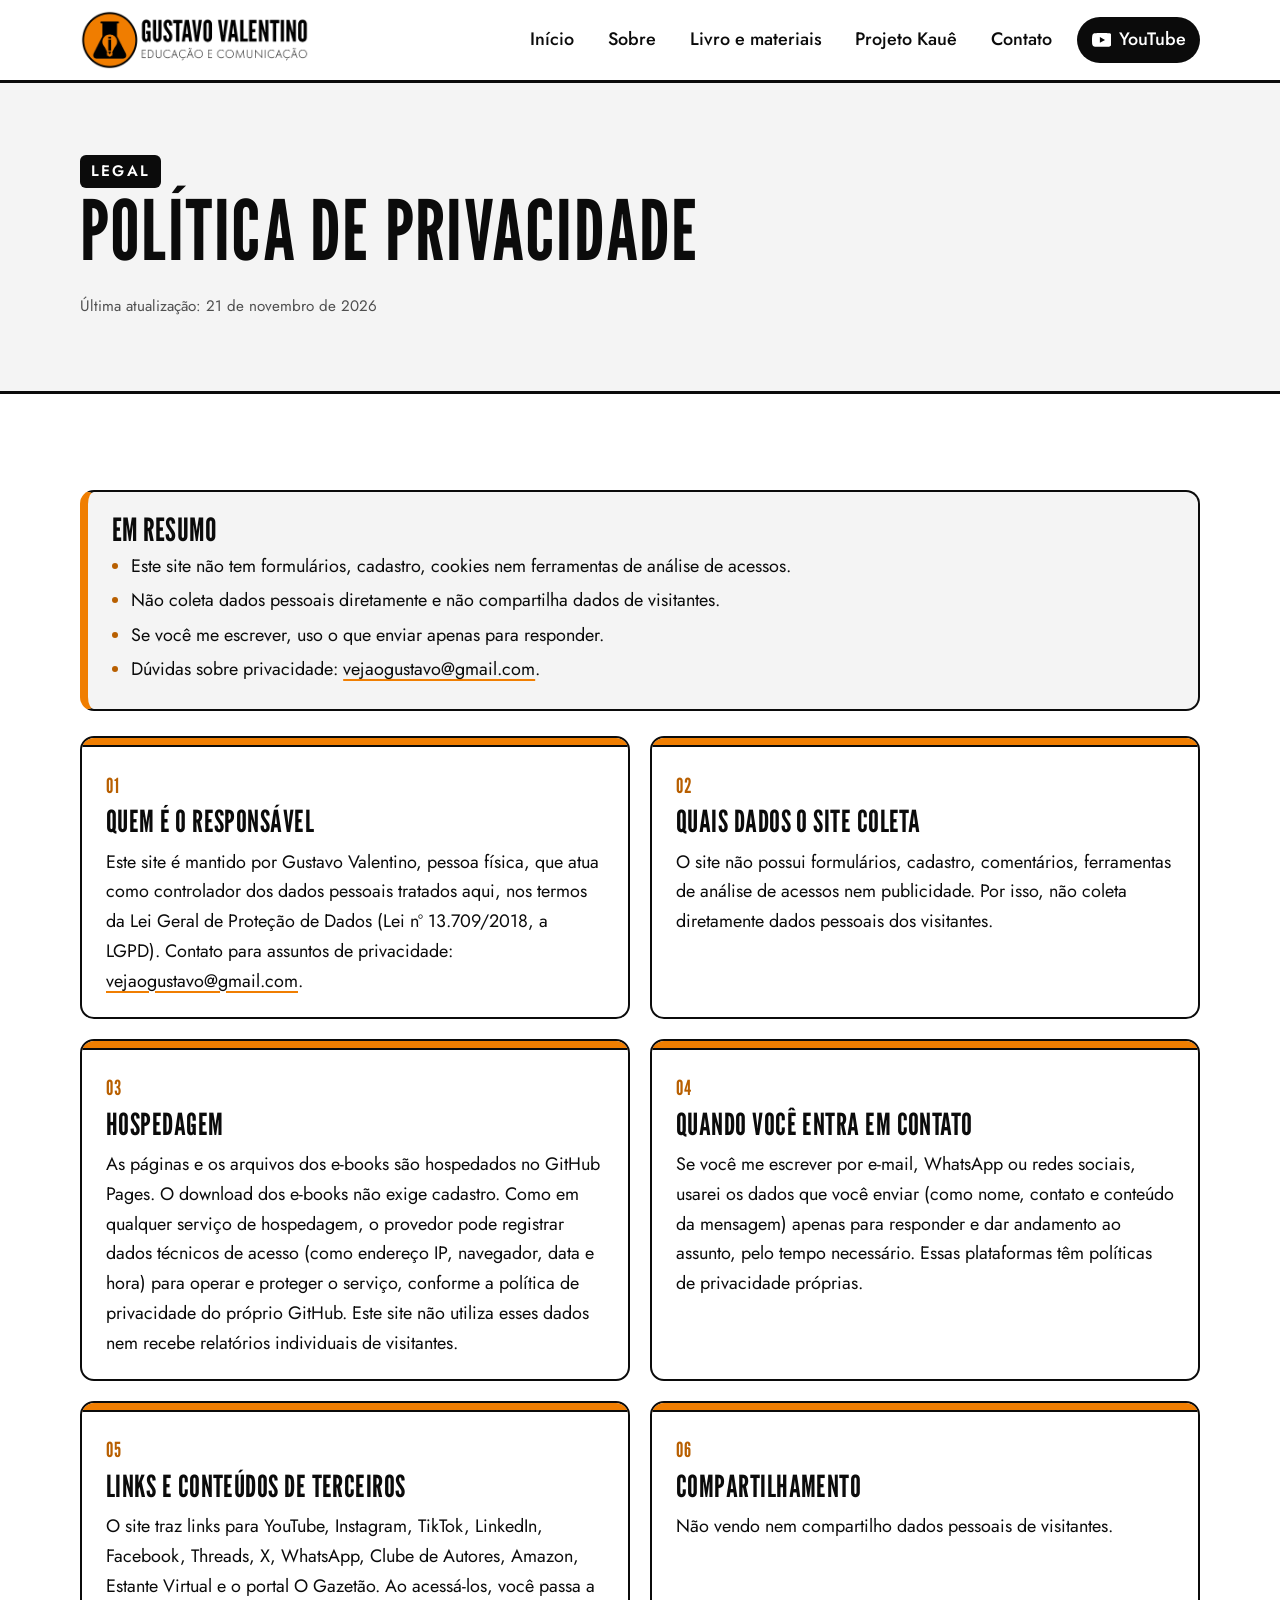
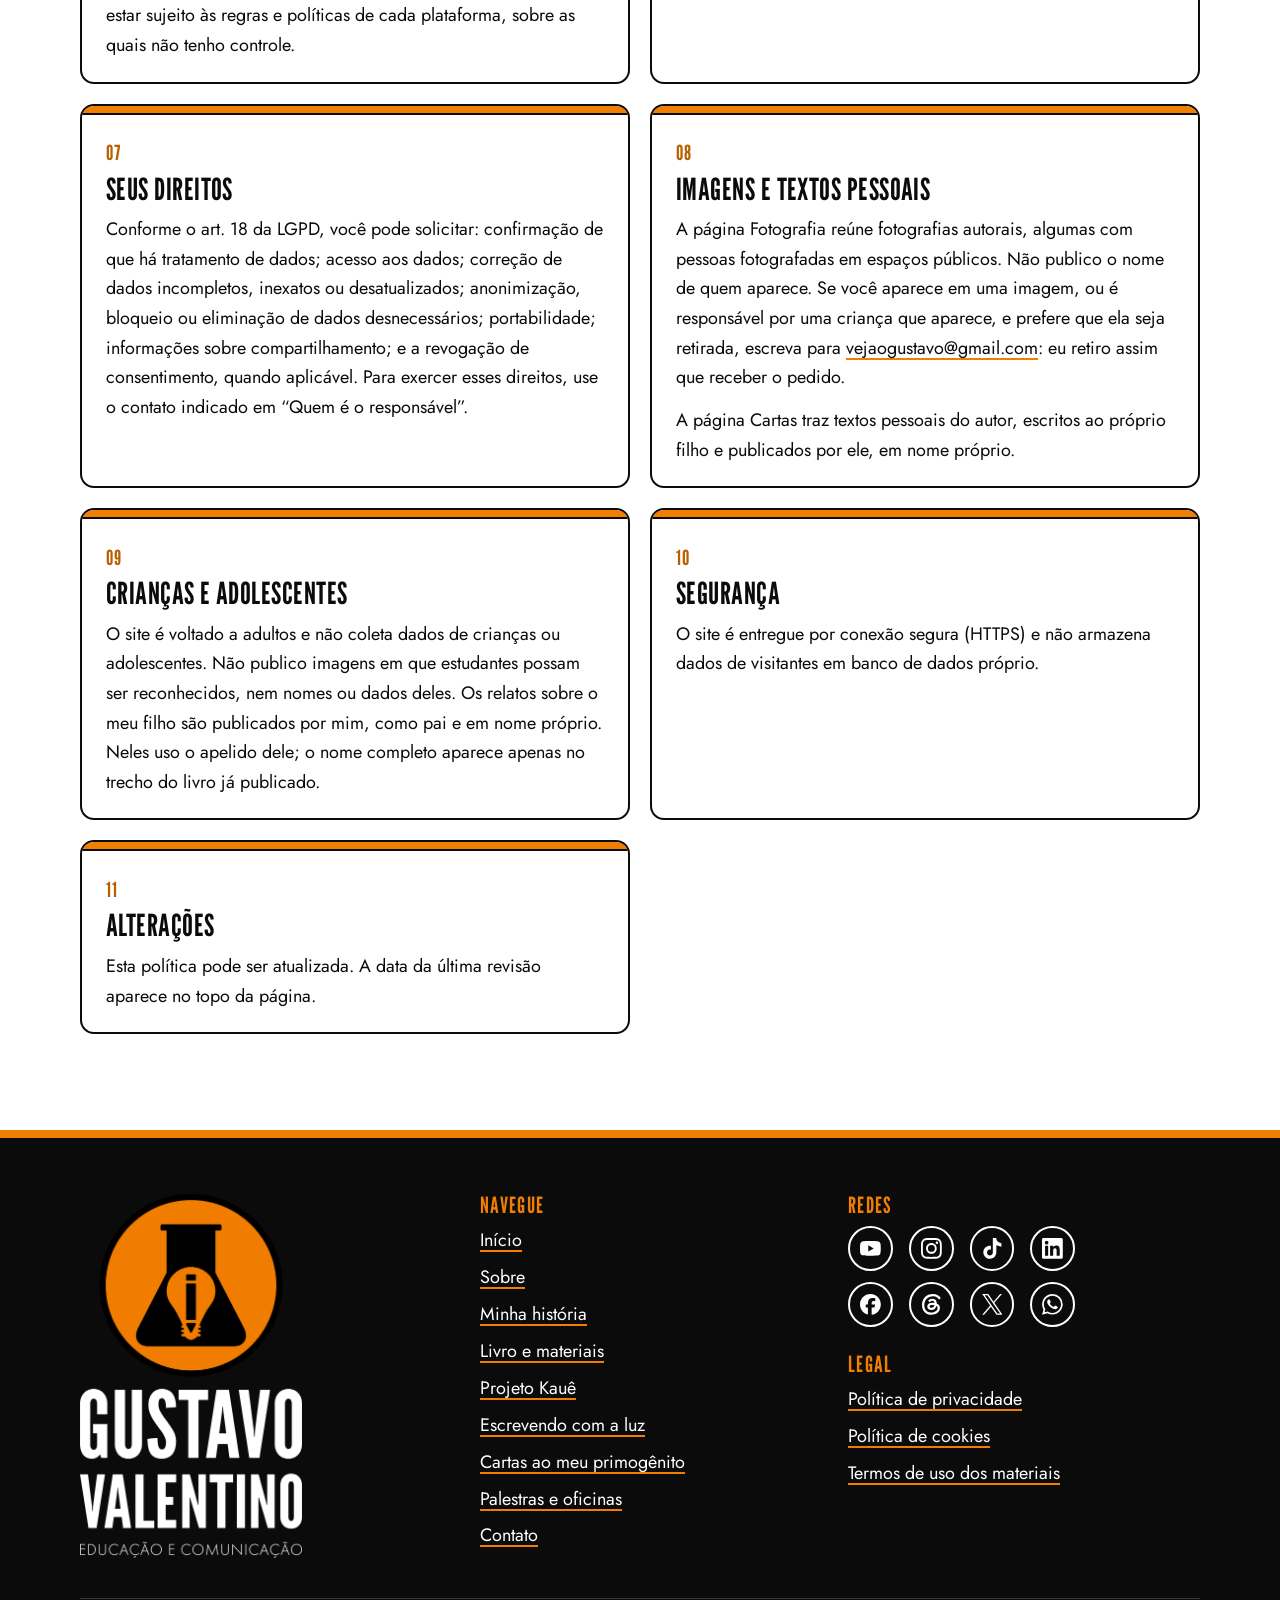
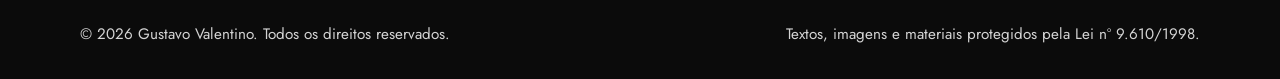
<file: privacidade.html>
<!doctype html>
<html lang="pt-BR" class="no-js">
<head>
<meta charset="utf-8">
<meta name="viewport" content="width=device-width, initial-scale=1">
<title>Política de privacidade | Gustavo Valentino</title>
<meta name="description" content="Como o site de Gustavo Valentino trata dados pessoais, em conformidade com a LGPD.">
<meta name="google-site-verification" content="NZqcsrPwidVDBCwjTtgBw9CsJBk7ykiOT2rEx9dWaaY">
<link rel="canonical" href="https://vejaogustavo.github.io/privacidade.html">
<meta name="theme-color" content="#F07E01">
<meta property="og:type" content="website"><meta property="og:locale" content="pt_BR">
<meta property="og:site_name" content="Gustavo Valentino | Educação e Comunicação">
<meta property="og:title" content="Política de privacidade | Gustavo Valentino"><meta property="og:description" content="Como o site de Gustavo Valentino trata dados pessoais, em conformidade com a LGPD.">
<meta property="og:url" content="https://vejaogustavo.github.io/privacidade.html"><meta property="og:image" content="https://vejaogustavo.github.io/assets/img/og.png">
<meta property="og:image:alt" content="Gustavo Valentino | Educação e Comunicação — Ideias acesas, saber compartilhado">
<meta name="twitter:card" content="summary_large_image">
<link rel="icon" href="favicon.ico" sizes="any"><link rel="icon" type="image/png" sizes="32x32" href="assets/img/favicon-32.png">
<link rel="apple-touch-icon" href="assets/img/apple-touch-icon.png">
<link rel="preload" href="assets/fonts/league-gothic-latin-400-normal.woff2" as="font" type="font/woff2" crossorigin>
<link rel="preload" href="assets/fonts/jost-latin-wght-normal.woff2" as="font" type="font/woff2" crossorigin>
<link rel="stylesheet" href="assets/css/style.css">
<script>document.documentElement.className="js"</script>
</head>
<body>
<a class="skip" href="#conteudo">Pular para o conteúdo</a>
<header class="site-header"><div class="wrap">
<a class="brand" href="index.html">
<img src="assets/img/logo-horizontal.png" width="1000" height="259" alt="Gustavo Valentino — Educação e Comunicação"><span class="sr-only"> — página inicial</span></a>
<button class="nav-toggle" type="button" aria-expanded="false" aria-controls="menu">Menu</button>
<nav class="main-nav" id="menu" aria-label="Principal"><ul><li><a href="index.html">Início</a></li><li><a href="sobre.html">Sobre</a></li><li><a href="materiais.html">Livro e materiais</a></li><li><a href="projeto-kaue.html">Projeto Kauê</a></li><li><a href="contato.html">Contato</a></li><li class="nav-yt"><a href="https://www.youtube.com/@vejaogustavo" target="_blank" rel="noopener noreferrer"><svg viewBox="0 0 24 24" aria-hidden="true" focusable="false"><path d="M23.498 6.186a3.016 3.016 0 0 0-2.122-2.136C19.505 3.545 12 3.545 12 3.545s-7.505 0-9.377.505A3.017 3.017 0 0 0 .502 6.186C0 8.07 0 12 0 12s0 3.93.502 5.814a3.016 3.016 0 0 0 2.122 2.136c1.871.505 9.376.505 9.376.505s7.505 0 9.377-.505a3.015 3.015 0 0 0 2.122-2.136C24 15.93 24 12 24 12s0-3.93-.502-5.814zM9.545 15.568V8.432L15.818 12l-6.273 3.568z"/></svg><span>YouTube</span><span class="sr-only"> (abre em nova aba)</span></a></li></ul></nav>
</div></header>
<main id="conteudo">

<section class="page-head"><div class="wrap"><p class="eyebrow">Legal</p><h1>Política de privacidade</h1>
<p class="updated">Última atualização: 21 de novembro de 2026</p></div></section>
<section class="band"><div class="wrap">
<!-- TEXTO-BASE: revisar com advogado(a) antes de considerar definitivo -->
<div class="summary"><h2>Em resumo</h2><ul>
<li>Este site não tem formulários, cadastro, cookies nem ferramentas de análise de acessos.</li>
<li>Não coleta dados pessoais diretamente e não compartilha dados de visitantes.</li>
<li>Se você me escrever, uso o que enviar apenas para responder.</li>
<li>Dúvidas sobre privacidade: <a href="mailto:vejaogustavo@gmail.com">vejaogustavo@gmail.com</a>.</li>
</ul></div>
<div class="legal-grid"><article class="lcard"><span class="num">01</span><h2>Quem é o responsável</h2><p>Este site é mantido por Gustavo Valentino, pessoa física, que atua como controlador dos dados pessoais tratados aqui, nos termos da Lei Geral de Proteção de Dados (Lei nº 13.709/2018, a LGPD). Contato para assuntos de privacidade: <a href="mailto:vejaogustavo@gmail.com">vejaogustavo@gmail.com</a>.</p></article><article class="lcard"><span class="num">02</span><h2>Quais dados o site coleta</h2><p>O site não possui formulários, cadastro, comentários, ferramentas de análise de acessos nem publicidade. Por isso, não coleta diretamente dados pessoais dos visitantes.</p></article><article class="lcard"><span class="num">03</span><h2>Hospedagem</h2><p>As páginas e os arquivos dos e-books são hospedados no GitHub Pages. O download dos e-books não exige cadastro. Como em qualquer serviço de hospedagem, o provedor pode registrar dados técnicos de acesso (como endereço IP, navegador, data e hora) para operar e proteger o serviço, conforme a política de privacidade do próprio GitHub. Este site não utiliza esses dados nem recebe relatórios individuais de visitantes.</p></article><article class="lcard"><span class="num">04</span><h2>Quando você entra em contato</h2><p>Se você me escrever por e-mail, WhatsApp ou redes sociais, usarei os dados que você enviar (como nome, contato e conteúdo da mensagem) apenas para responder e dar andamento ao assunto, pelo tempo necessário. Essas plataformas têm políticas de privacidade próprias.</p></article><article class="lcard"><span class="num">05</span><h2>Links e conteúdos de terceiros</h2><p>O site traz links para YouTube, Instagram, TikTok, LinkedIn, Facebook, Threads, X, WhatsApp, Clube de Autores, Amazon, Estante Virtual e o portal O Gazetão. Ao acessá-los, você passa a estar sujeito às regras e políticas de cada plataforma, sobre as quais não tenho controle.</p></article><article class="lcard"><span class="num">06</span><h2>Compartilhamento</h2><p>Não vendo nem compartilho dados pessoais de visitantes.</p></article><article class="lcard"><span class="num">07</span><h2>Seus direitos</h2><p>Conforme o art. 18 da LGPD, você pode solicitar: confirmação de que há tratamento de dados; acesso aos dados; correção de dados incompletos, inexatos ou desatualizados; anonimização, bloqueio ou eliminação de dados desnecessários; portabilidade; informações sobre compartilhamento; e a revogação de consentimento, quando aplicável. Para exercer esses direitos, use o contato indicado em “Quem é o responsável”.</p></article><article class="lcard"><span class="num">08</span><h2>Imagens e textos pessoais</h2><p>A página Fotografia reúne fotografias autorais, algumas com pessoas fotografadas em espaços públicos. Não publico o nome de quem aparece. Se você aparece em uma imagem, ou é responsável por uma criança que aparece, e prefere que ela seja retirada, escreva para <a href="mailto:vejaogustavo@gmail.com">vejaogustavo@gmail.com</a>: eu retiro assim que receber o pedido.</p><p>A página Cartas traz textos pessoais do autor, escritos ao próprio filho e publicados por ele, em nome próprio.</p></article><article class="lcard"><span class="num">09</span><h2>Crianças e adolescentes</h2><p>O site é voltado a adultos e não coleta dados de crianças ou adolescentes. Não publico imagens em que estudantes possam ser reconhecidos, nem nomes ou dados deles. Os relatos sobre o meu filho são publicados por mim, como pai e em nome próprio. Neles uso o apelido dele; o nome completo aparece apenas no trecho do livro já publicado.</p></article><article class="lcard"><span class="num">10</span><h2>Segurança</h2><p>O site é entregue por conexão segura (HTTPS) e não armazena dados de visitantes em banco de dados próprio.</p></article><article class="lcard"><span class="num">11</span><h2>Alterações</h2><p>Esta política pode ser atualizada. A data da última revisão aparece no topo da página.</p></article></div>
</div></section>
</main>
<footer class="site-footer"><div class="wrap">
<div class="foot-grid">
<div class="foot-logo"><img src="assets/img/logo-vertical.png" width="900" height="1479" alt="Gustavo Valentino — Educação e Comunicação" loading="lazy"></div>
<div><h2>Navegue</h2><ul class="links">
<li><a href="index.html">Início</a></li><li><a href="sobre.html">Sobre</a></li><li><a href="minha-historia.html">Minha história</a></li>
<li><a href="materiais.html">Livro e materiais</a></li><li><a href="projeto-kaue.html">Projeto Kauê</a></li><li><a href="fotografia.html">Escrevendo com a luz</a></li>
<li><a href="cartas.html">Cartas ao meu primogênito</a></li><li><a href="contato.html#palestras">Palestras e oficinas</a></li><li><a href="contato.html">Contato</a></li></ul></div>
<div><h2>Redes</h2><ul class="foot-social"><li><a href="https://www.youtube.com/@vejaogustavo" target="_blank" rel="noopener noreferrer"><svg viewBox="0 0 24 24" aria-hidden="true" focusable="false"><path d="M23.498 6.186a3.016 3.016 0 0 0-2.122-2.136C19.505 3.545 12 3.545 12 3.545s-7.505 0-9.377.505A3.017 3.017 0 0 0 .502 6.186C0 8.07 0 12 0 12s0 3.93.502 5.814a3.016 3.016 0 0 0 2.122 2.136c1.871.505 9.376.505 9.376.505s7.505 0 9.377-.505a3.015 3.015 0 0 0 2.122-2.136C24 15.93 24 12 24 12s0-3.93-.502-5.814zM9.545 15.568V8.432L15.818 12l-6.273 3.568z"/></svg><span class="sr-only">YouTube (abre em nova aba)</span></a></li><li><a href="https://www.instagram.com/vejaogustavo" target="_blank" rel="noopener noreferrer"><svg viewBox="0 0 24 24" aria-hidden="true" focusable="false"><path d="M7.0301.084c-1.2768.0602-2.1487.264-2.911.5634-.7888.3075-1.4575.72-2.1228 1.3877-.6652.6677-1.075 1.3368-1.3802 2.127-.2954.7638-.4956 1.6365-.552 2.914-.0564 1.2775-.0689 1.6882-.0626 4.947.0062 3.2586.0206 3.6671.0825 4.9473.061 1.2765.264 2.1482.5635 2.9107.308.7889.72 1.4573 1.388 2.1228.6679.6655 1.3365 1.0743 2.1285 1.38.7632.295 1.6361.4961 2.9134.552 1.2773.056 1.6884.069 4.9462.0627 3.2578-.0062 3.668-.0207 4.9478-.0814 1.28-.0607 2.147-.2652 2.9098-.5633.7889-.3086 1.4578-.72 2.1228-1.3881.665-.6682 1.0745-1.3378 1.3795-2.1284.2957-.7632.4966-1.636.552-2.9124.056-1.2809.0692-1.6898.063-4.948-.0063-3.2583-.021-3.6668-.0817-4.9465-.0607-1.2797-.264-2.1487-.5633-2.9117-.3084-.7889-.72-1.4568-1.3876-2.1228C21.2982 1.33 20.628.9208 19.8378.6165 19.074.321 18.2017.1197 16.9244.0645 15.6471.0093 15.236-.005 11.977.0014 8.718.0076 8.31.0215 7.0301.0839m.1402 21.6932c-1.17-.0509-1.8053-.2453-2.2287-.408-.5606-.216-.96-.4771-1.3819-.895-.422-.4178-.6811-.8186-.9-1.378-.1644-.4234-.3624-1.058-.4171-2.228-.0595-1.2645-.072-1.6442-.079-4.848-.007-3.2037.0053-3.583.0607-4.848.05-1.169.2456-1.805.408-2.2282.216-.5613.4762-.96.895-1.3816.4188-.4217.8184-.6814 1.3783-.9003.423-.1651 1.0575-.3614 2.227-.4171 1.2655-.06 1.6447-.072 4.848-.079 3.2033-.007 3.5835.005 4.8495.0608 1.169.0508 1.8053.2445 2.228.408.5608.216.96.4754 1.3816.895.4217.4194.6816.8176.9005 1.3787.1653.4217.3617 1.056.4169 2.2263.0602 1.2655.0739 1.645.0796 4.848.0058 3.203-.0055 3.5834-.061 4.848-.051 1.17-.245 1.8055-.408 2.2294-.216.5604-.4763.96-.8954 1.3814-.419.4215-.8181.6811-1.3783.9-.4224.1649-1.0577.3617-2.2262.4174-1.2656.0595-1.6448.072-4.8493.079-3.2045.007-3.5825-.006-4.848-.0608M16.953 5.5864A1.44 1.44 0 1 0 18.39 4.144a1.44 1.44 0 0 0-1.437 1.4424M5.8385 12.012c.0067 3.4032 2.7706 6.1557 6.173 6.1493 3.4026-.0065 6.157-2.7701 6.1506-6.1733-.0065-3.4032-2.771-6.1565-6.174-6.1498-3.403.0067-6.156 2.771-6.1496 6.1738M8 12.0077a4 4 0 1 1 4.008 3.9921A3.9996 3.9996 0 0 1 8 12.0077"/></svg><span class="sr-only">Instagram (abre em nova aba)</span></a></li><li><a href="https://www.tiktok.com/@vejaogustavo" target="_blank" rel="noopener noreferrer"><svg viewBox="0 0 24 24" aria-hidden="true" focusable="false"><path d="M12.525.02c1.31-.02 2.61-.01 3.91-.02.08 1.53.63 3.09 1.75 4.17 1.12 1.11 2.7 1.62 4.24 1.79v4.03c-1.44-.05-2.89-.35-4.2-.97-.57-.26-1.1-.59-1.62-.93-.01 2.92.01 5.84-.02 8.75-.08 1.4-.54 2.79-1.35 3.94-1.31 1.92-3.58 3.17-5.91 3.21-1.43.08-2.86-.31-4.08-1.03-2.02-1.19-3.44-3.37-3.65-5.71-.02-.5-.03-1-.01-1.49.18-1.9 1.12-3.72 2.58-4.96 1.66-1.44 3.98-2.13 6.15-1.72.02 1.48-.04 2.96-.04 4.44-.99-.32-2.15-.23-3.02.37-.63.41-1.11 1.04-1.36 1.75-.21.51-.15 1.07-.14 1.61.24 1.64 1.82 3.02 3.5 2.87 1.12-.01 2.19-.66 2.77-1.61.19-.33.4-.67.41-1.06.1-1.79.06-3.57.07-5.36.01-4.03-.01-8.05.02-12.07z"/></svg><span class="sr-only">TikTok (abre em nova aba)</span></a></li><li><a href="https://www.linkedin.com/company/vejaogustavo" target="_blank" rel="noopener noreferrer"><svg viewBox="0 0 24 24" aria-hidden="true" focusable="false"><path d="M20.447 20.452h-3.554v-5.569c0-1.328-.027-3.037-1.852-3.037-1.853 0-2.136 1.445-2.136 2.939v5.667H9.351V9h3.414v1.561h.046c.477-.9 1.637-1.85 3.37-1.85 3.601 0 4.267 2.37 4.267 5.455v6.286zM5.337 7.433c-1.144 0-2.063-.926-2.063-2.065 0-1.138.92-2.063 2.063-2.063 1.14 0 2.064.925 2.064 2.063 0 1.139-.925 2.065-2.064 2.065zm1.782 13.019H3.555V9h3.564v11.452zM22.225 0H1.771C.792 0 0 .774 0 1.729v20.542C0 23.227.792 24 1.771 24h20.451C23.2 24 24 23.227 24 22.271V1.729C24 .774 23.2 0 22.222 0h.003z"/></svg><span class="sr-only">LinkedIn (abre em nova aba)</span></a></li><li><a href="https://www.facebook.com/vejaogustavo" target="_blank" rel="noopener noreferrer"><svg viewBox="0 0 24 24" aria-hidden="true" focusable="false"><path d="M9.101 23.691v-7.98H6.627v-3.667h2.474v-1.58c0-4.085 1.848-5.978 5.858-5.978.401 0 .955.042 1.468.103a8.68 8.68 0 0 1 1.141.195v3.325a8.623 8.623 0 0 0-.653-.036 26.805 26.805 0 0 0-.733-.009c-.707 0-1.259.096-1.675.309a1.686 1.686 0 0 0-.679.622c-.258.42-.374.995-.374 1.752v1.297h3.919l-.386 2.103-.287 1.564h-3.246v8.245C19.396 23.238 24 18.179 24 12.044c0-6.627-5.373-12-12-12s-12 5.373-12 12c0 5.628 3.874 10.35 9.101 11.647Z"/></svg><span class="sr-only">Facebook (abre em nova aba)</span></a></li><li><a href="https://www.threads.com/@vejaogustavo" target="_blank" rel="noopener noreferrer"><svg viewBox="0 0 24 24" aria-hidden="true" focusable="false"><path d="M18.263 11.097c-.03-3.486-1.92-5.586-5.111-5.586-2.13 0-3.922.963-4.863 2.499l2.062 1.438c.535-.843 1.272-1.543 2.628-1.543 1.528 0 2.318.85 2.544 2.431a15 15 0 0 0-2.236-.173c-4.125 0-6.068 1.867-6.068 4.336s1.943 3.99 4.804 3.99c3.139 0 5.013-2.115 5.781-4.735.798.361 1.348 1.204 1.348 2.47 0 3.387-3.907 5.232-7.22 5.232-4.885 0-8.077-3.207-8.077-8.424 0-6.392 4.223-10.487 9.9-10.487 3.808 0 5.69 1.671 6.97 3.914l2.108-1.475C21.44 2.078 18.331 0 13.663 0 6.227 0 1.168 5.277 1.168 12.934c0 7 4.953 11.066 10.856 11.066 4.878 0 9.809-2.846 9.809-7.716 0-2.545-1.46-4.231-3.569-5.187m-6.33 4.855c-1.077 0-2.026-.512-2.026-1.453 0-1.483 1.822-1.934 3.606-1.934.678 0 1.34.045 1.927.173-.422 1.927-1.671 3.215-3.508 3.214Z"/></svg><span class="sr-only">Threads (abre em nova aba)</span></a></li><li><a href="https://x.com/vejaogustavo" target="_blank" rel="noopener noreferrer"><svg viewBox="0 0 24 24" aria-hidden="true" focusable="false"><path d="M14.234 10.162 22.977 0h-2.072l-7.591 8.824L7.251 0H.258l9.168 13.343L.258 24H2.33l8.016-9.318L16.749 24h6.993zm-2.837 3.299-.929-1.329L3.076 1.56h3.182l5.965 8.532.929 1.329 7.754 11.09h-3.182z"/></svg><span class="sr-only">X (abre em nova aba)</span></a></li><li><a href="https://wa.me/5521988305319" target="_blank" rel="noopener noreferrer"><svg viewBox="0 0 24 24" aria-hidden="true" focusable="false"><path d="M17.472 14.382c-.297-.149-1.758-.867-2.03-.967-.273-.099-.471-.148-.67.15-.197.297-.767.966-.94 1.164-.173.199-.347.223-.644.075-.297-.15-1.255-.463-2.39-1.475-.883-.788-1.48-1.761-1.653-2.059-.173-.297-.018-.458.13-.606.134-.133.298-.347.446-.52.149-.174.198-.298.298-.497.099-.198.05-.371-.025-.52-.075-.149-.669-1.612-.916-2.207-.242-.579-.487-.5-.669-.51-.173-.008-.371-.01-.57-.01-.198 0-.52.074-.792.372-.272.297-1.04 1.016-1.04 2.479 0 1.462 1.065 2.875 1.213 3.074.149.198 2.096 3.2 5.077 4.487.709.306 1.262.489 1.694.625.712.227 1.36.195 1.871.118.571-.085 1.758-.719 2.006-1.413.248-.694.248-1.289.173-1.413-.074-.124-.272-.198-.57-.347m-5.421 7.403h-.004a9.87 9.87 0 01-5.031-1.378l-.361-.214-3.741.982.998-3.648-.235-.374a9.86 9.86 0 01-1.51-5.26c.001-5.45 4.436-9.884 9.888-9.884 2.64 0 5.122 1.03 6.988 2.898a9.825 9.825 0 012.893 6.994c-.003 5.45-4.437 9.884-9.885 9.884m8.413-18.297A11.815 11.815 0 0012.05 0C5.495 0 .16 5.335.157 11.892c0 2.096.547 4.142 1.588 5.945L.057 24l6.305-1.654a11.882 11.882 0 005.683 1.448h.005c6.554 0 11.89-5.335 11.893-11.893a11.821 11.821 0 00-3.48-8.413Z"/></svg><span class="sr-only">WhatsApp (abre em nova aba)</span></a></li></ul>
<h2 class="foot-legal">Legal</h2><ul class="links">
<li><a href="privacidade.html">Política de privacidade</a></li><li><a href="cookies.html">Política de cookies</a></li>
<li><a href="termos-materiais.html">Termos de uso dos materiais</a></li></ul></div>
</div>
<div class="foot-bottom"><p>© 2026 Gustavo Valentino. Todos os direitos reservados.</p>
<p>Textos, imagens e materiais protegidos pela Lei nº 9.610/1998.</p></div>
</div></footer>
<script src="assets/js/menu.js" defer></script>
</body>
</html>
</file>
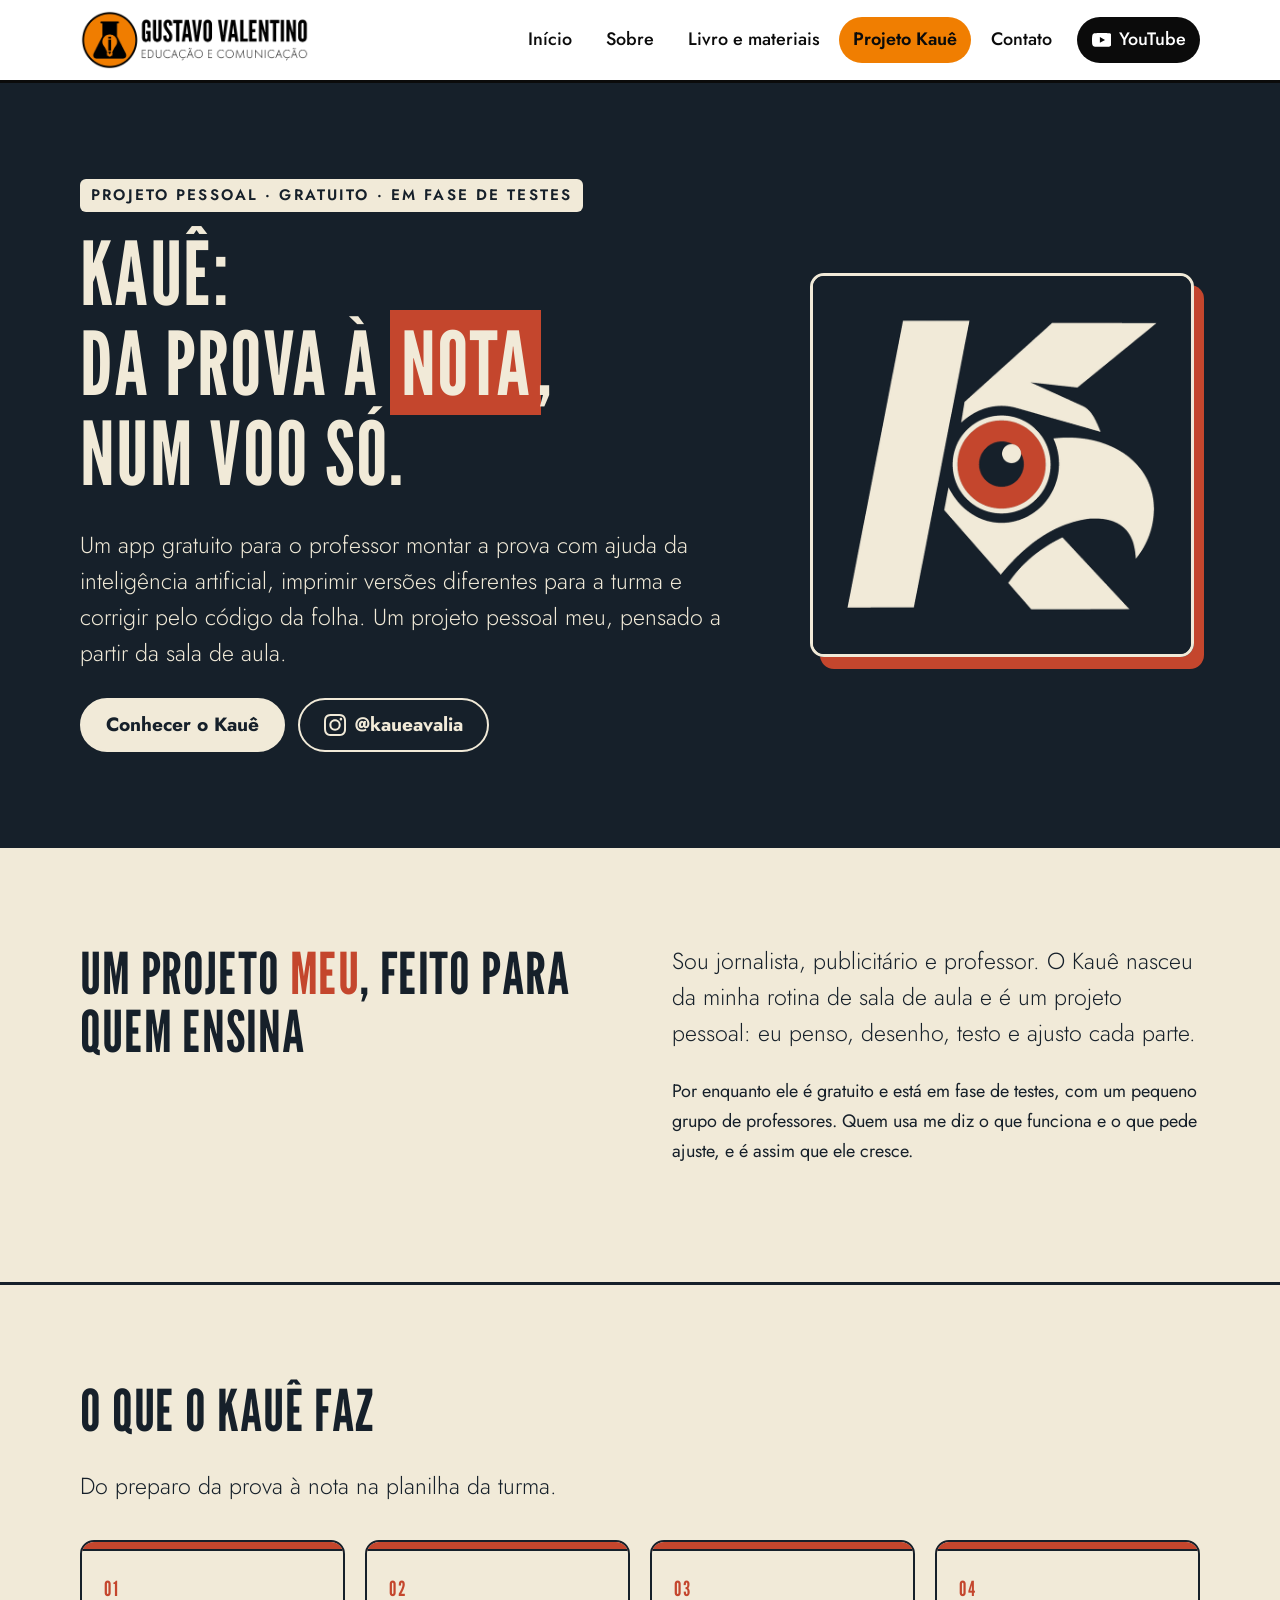
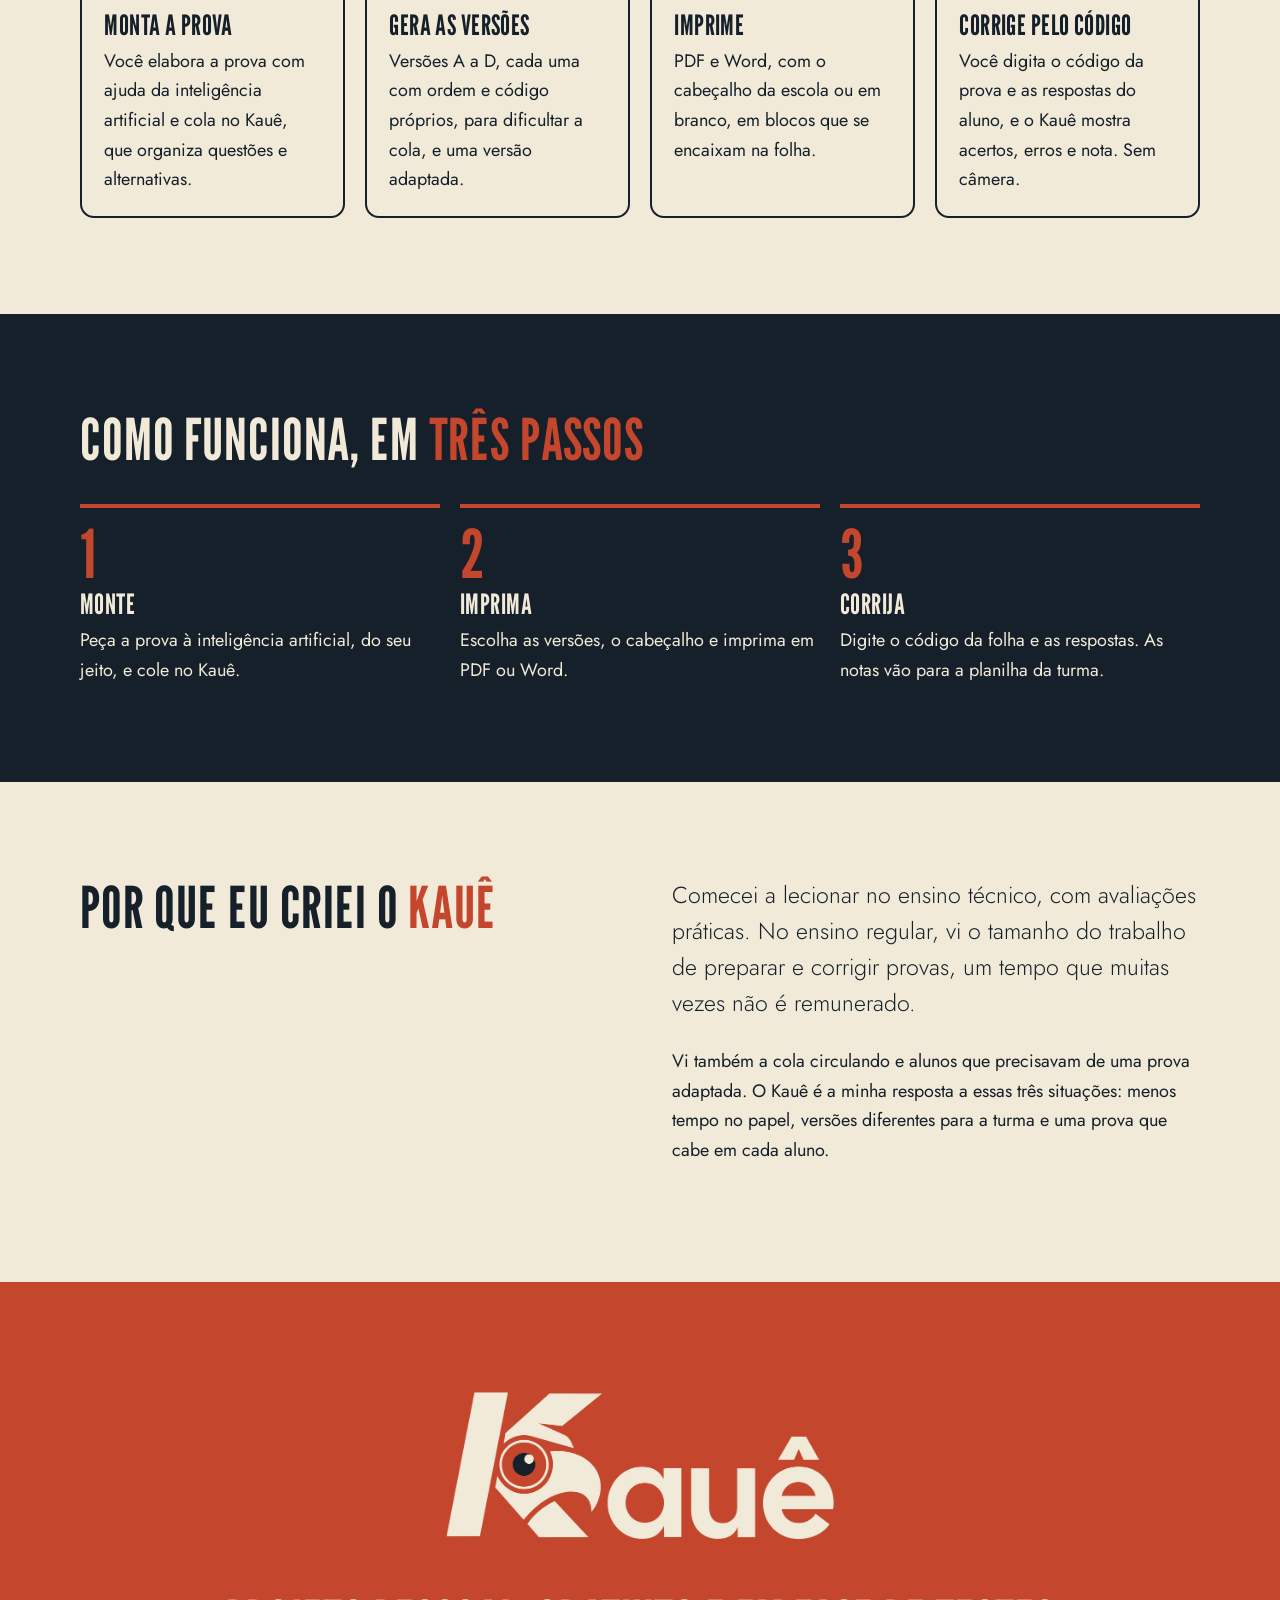
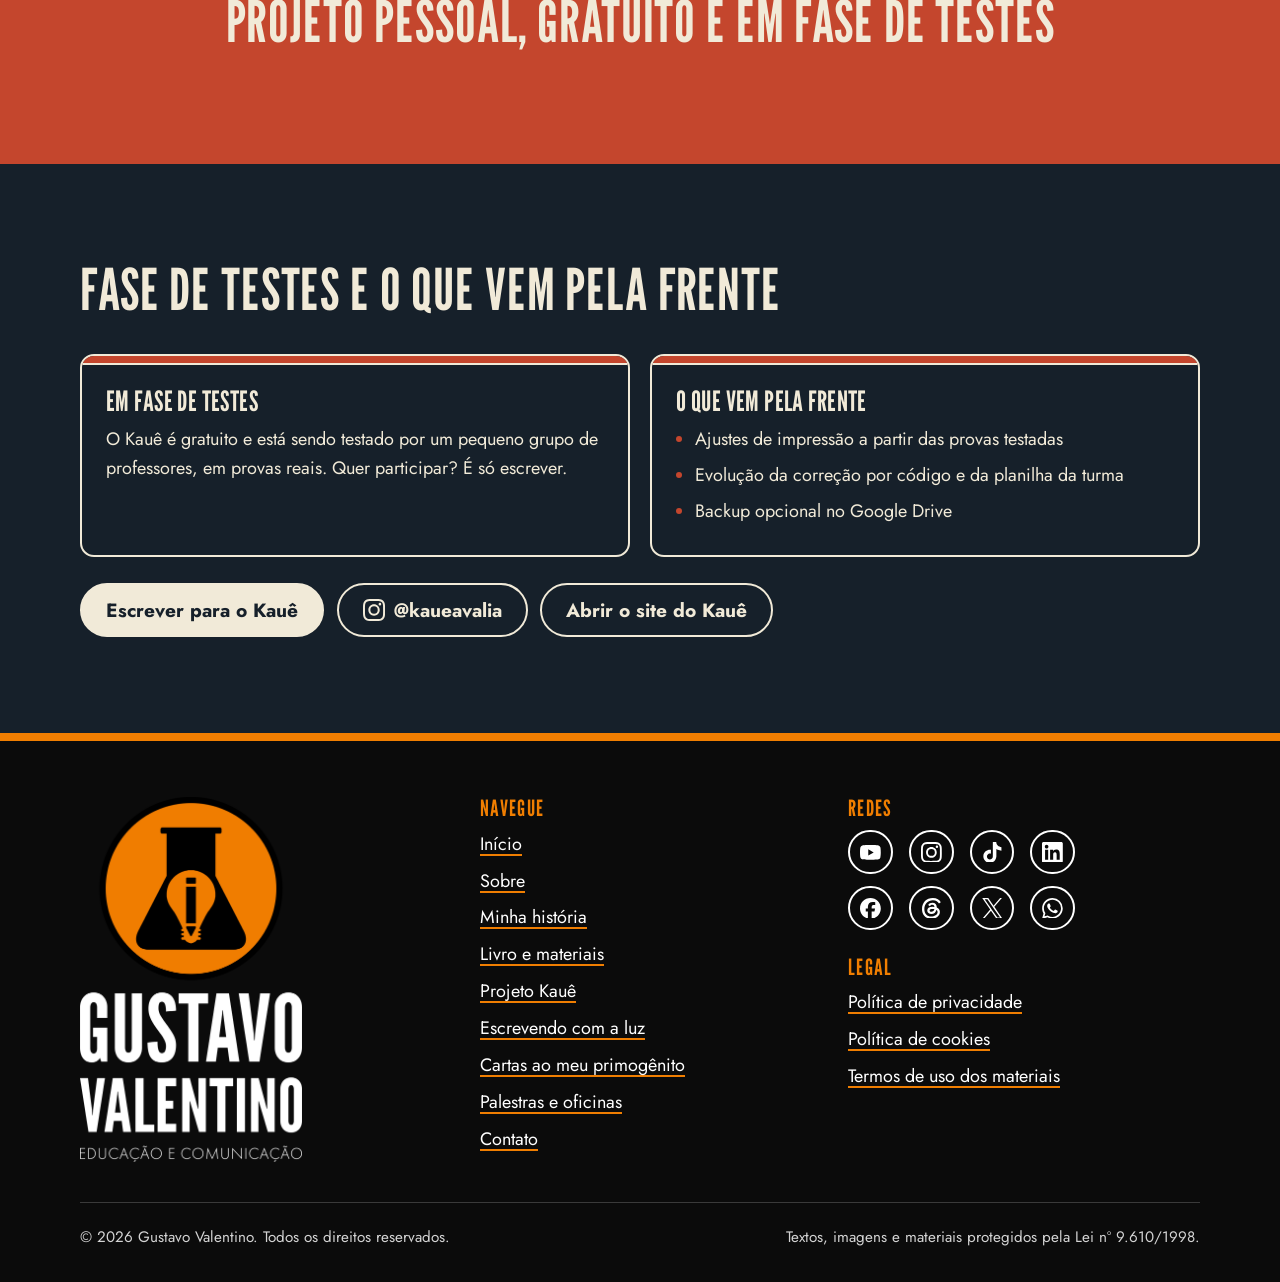
<file: projeto-kaue.html>
<!doctype html>
<html lang="pt-BR" class="no-js">
<head>
<meta charset="utf-8">
<meta name="viewport" content="width=device-width, initial-scale=1">
<title>Projeto Kauê | Gustavo Valentino</title>
<meta name="description" content="Kauê é um app gratuito, criado por Gustavo Valentino, para o professor montar provas com IA, imprimir versões e corrigir pelo código.">
<meta name="google-site-verification" content="NZqcsrPwidVDBCwjTtgBw9CsJBk7ykiOT2rEx9dWaaY">
<link rel="canonical" href="https://vejaogustavo.github.io/projeto-kaue.html">
<meta name="theme-color" content="#F07E01">
<meta property="og:type" content="website"><meta property="og:locale" content="pt_BR">
<meta property="og:site_name" content="Gustavo Valentino | Educação e Comunicação">
<meta property="og:title" content="Projeto Kauê | Gustavo Valentino"><meta property="og:description" content="Kauê é um app gratuito, criado por Gustavo Valentino, para o professor montar provas com IA, imprimir versões e corrigir pelo código.">
<meta property="og:url" content="https://vejaogustavo.github.io/projeto-kaue.html"><meta property="og:image" content="https://vejaogustavo.github.io/assets/img/og.png">
<meta property="og:image:alt" content="Gustavo Valentino | Educação e Comunicação — Ideias acesas, saber compartilhado">
<meta name="twitter:card" content="summary_large_image">
<link rel="icon" href="favicon.ico" sizes="any"><link rel="icon" type="image/png" sizes="32x32" href="assets/img/favicon-32.png">
<link rel="apple-touch-icon" href="assets/img/apple-touch-icon.png">
<link rel="preload" href="assets/fonts/league-gothic-latin-400-normal.woff2" as="font" type="font/woff2" crossorigin>
<link rel="preload" href="assets/fonts/jost-latin-wght-normal.woff2" as="font" type="font/woff2" crossorigin>
<link rel="stylesheet" href="assets/css/style.css">
<script>document.documentElement.className="js"</script>
</head>
<body>
<a class="skip" href="#conteudo">Pular para o conteúdo</a>
<header class="site-header"><div class="wrap">
<a class="brand" href="index.html">
<img src="assets/img/logo-horizontal.png" width="1000" height="259" alt="Gustavo Valentino — Educação e Comunicação"><span class="sr-only"> — página inicial</span></a>
<button class="nav-toggle" type="button" aria-expanded="false" aria-controls="menu">Menu</button>
<nav class="main-nav" id="menu" aria-label="Principal"><ul><li><a href="index.html">Início</a></li><li><a href="sobre.html">Sobre</a></li><li><a href="materiais.html">Livro e materiais</a></li><li><a href="projeto-kaue.html" aria-current="page">Projeto Kauê</a></li><li><a href="contato.html">Contato</a></li><li class="nav-yt"><a href="https://www.youtube.com/@vejaogustavo" target="_blank" rel="noopener noreferrer"><svg viewBox="0 0 24 24" aria-hidden="true" focusable="false"><path d="M23.498 6.186a3.016 3.016 0 0 0-2.122-2.136C19.505 3.545 12 3.545 12 3.545s-7.505 0-9.377.505A3.017 3.017 0 0 0 .502 6.186C0 8.07 0 12 0 12s0 3.93.502 5.814a3.016 3.016 0 0 0 2.122 2.136c1.871.505 9.376.505 9.376.505s7.505 0 9.377-.505a3.015 3.015 0 0 0 2.122-2.136C24 15.93 24 12 24 12s0-3.93-.502-5.814zM9.545 15.568V8.432L15.818 12l-6.273 3.568z"/></svg><span>YouTube</span><span class="sr-only"> (abre em nova aba)</span></a></li></ul></nav>
</div></header>
<main id="conteudo">
<section class="k k-dark k-hero" aria-labelledby="k-h1"><div class="wrap">
<div>
<p class="eyebrow">Projeto pessoal · gratuito · em fase de testes</p>
<h1 id="k-h1"><span class="ln">Kauê:</span> <span class="ln">da prova à <mark>nota</mark>,</span> <span class="ln">num voo só.</span></h1>
<p class="lead">Um app gratuito para o professor montar a prova com ajuda da inteligência artificial, imprimir versões diferentes para a turma e corrigir pelo código da folha. Um projeto pessoal meu, pensado a partir da sala de aula.</p>
<div class="actions"><a class="btn" href="https://kaueavalia.github.io/" target="_blank" rel="noopener noreferrer">Conhecer o Kauê<span class="sr-only"> (abre em nova aba)</span></a><a class="btn btn--ghost" href="https://www.instagram.com/kaueavalia" target="_blank" rel="noopener noreferrer"><svg viewBox="0 0 24 24" aria-hidden="true" focusable="false"><path d="M7.0301.084c-1.2768.0602-2.1487.264-2.911.5634-.7888.3075-1.4575.72-2.1228 1.3877-.6652.6677-1.075 1.3368-1.3802 2.127-.2954.7638-.4956 1.6365-.552 2.914-.0564 1.2775-.0689 1.6882-.0626 4.947.0062 3.2586.0206 3.6671.0825 4.9473.061 1.2765.264 2.1482.5635 2.9107.308.7889.72 1.4573 1.388 2.1228.6679.6655 1.3365 1.0743 2.1285 1.38.7632.295 1.6361.4961 2.9134.552 1.2773.056 1.6884.069 4.9462.0627 3.2578-.0062 3.668-.0207 4.9478-.0814 1.28-.0607 2.147-.2652 2.9098-.5633.7889-.3086 1.4578-.72 2.1228-1.3881.665-.6682 1.0745-1.3378 1.3795-2.1284.2957-.7632.4966-1.636.552-2.9124.056-1.2809.0692-1.6898.063-4.948-.0063-3.2583-.021-3.6668-.0817-4.9465-.0607-1.2797-.264-2.1487-.5633-2.9117-.3084-.7889-.72-1.4568-1.3876-2.1228C21.2982 1.33 20.628.9208 19.8378.6165 19.074.321 18.2017.1197 16.9244.0645 15.6471.0093 15.236-.005 11.977.0014 8.718.0076 8.31.0215 7.0301.0839m.1402 21.6932c-1.17-.0509-1.8053-.2453-2.2287-.408-.5606-.216-.96-.4771-1.3819-.895-.422-.4178-.6811-.8186-.9-1.378-.1644-.4234-.3624-1.058-.4171-2.228-.0595-1.2645-.072-1.6442-.079-4.848-.007-3.2037.0053-3.583.0607-4.848.05-1.169.2456-1.805.408-2.2282.216-.5613.4762-.96.895-1.3816.4188-.4217.8184-.6814 1.3783-.9003.423-.1651 1.0575-.3614 2.227-.4171 1.2655-.06 1.6447-.072 4.848-.079 3.2033-.007 3.5835.005 4.8495.0608 1.169.0508 1.8053.2445 2.228.408.5608.216.96.4754 1.3816.895.4217.4194.6816.8176.9005 1.3787.1653.4217.3617 1.056.4169 2.2263.0602 1.2655.0739 1.645.0796 4.848.0058 3.203-.0055 3.5834-.061 4.848-.051 1.17-.245 1.8055-.408 2.2294-.216.5604-.4763.96-.8954 1.3814-.419.4215-.8181.6811-1.3783.9-.4224.1649-1.0577.3617-2.2262.4174-1.2656.0595-1.6448.072-4.8493.079-3.2045.007-3.5825-.006-4.848-.0608M16.953 5.5864A1.44 1.44 0 1 0 18.39 4.144a1.44 1.44 0 0 0-1.437 1.4424M5.8385 12.012c.0067 3.4032 2.7706 6.1557 6.173 6.1493 3.4026-.0065 6.157-2.7701 6.1506-6.1733-.0065-3.4032-2.771-6.1565-6.174-6.1498-3.403.0067-6.156 2.771-6.1496 6.1738M8 12.0077a4 4 0 1 1 4.008 3.9921A3.9996 3.9996 0 0 1 8 12.0077"/></svg>@kaueavalia<span class="sr-only"> (abre em nova aba)</span></a></div>
</div>
<figure class="k-art"><img src="assets/img/kaue-simbolo.png" width="800" height="800" fetchpriority="high" alt="Símbolo do Kauê: um K formado por um gavião de perfil, com o olho em urucum."></figure>
</div></section>
<section class="k k-light " aria-labelledby="k-meu"><div class="wrap"><div class="thesis">
<h2 id="k-meu">Um projeto <em>meu</em>, feito para quem ensina</h2>
<div>
<p class="lead">Sou jornalista, publicitário e professor. O Kauê nasceu da minha rotina de sala de aula e é um projeto pessoal: eu penso, desenho, testo e ajusto cada parte.</p>
<p>Por enquanto ele é gratuito e está em fase de testes, com um pequeno grupo de professores. Quem usa me diz o que funciona e o que pede ajuste, e é assim que ele cresce.</p>

</div></div></div></section>
<section class="k k-light k-line" aria-labelledby="k-faz"><div class="wrap"><div class="section-head"><h2 id="k-faz">O que o Kauê faz</h2><p class="lead">Do preparo da prova à nota na planilha da turma.</p></div><div class="grid grid--4">
<article class="card"><span class="num">01</span><h3>Monta a prova</h3><p>Você elabora a prova com ajuda da inteligência artificial e cola no Kauê, que organiza questões e alternativas.</p></article>
<article class="card"><span class="num">02</span><h3>Gera as versões</h3><p>Versões A a D, cada uma com ordem e código próprios, para dificultar a cola, e uma versão adaptada.</p></article>
<article class="card"><span class="num">03</span><h3>Imprime</h3><p>PDF e Word, com o cabeçalho da escola ou em branco, em blocos que se encaixam na folha.</p></article>
<article class="card"><span class="num">04</span><h3>Corrige pelo código</h3><p>Você digita o código da prova e as respostas do aluno, e o Kauê mostra acertos, erros e nota. Sem câmera.</p></article>
</div></div></section>
<section class="k k-dark " aria-labelledby="k-como"><div class="wrap"><div class="section-head"><h2 id="k-como">Como funciona, em <em>três passos</em></h2></div><ol class="k-steps">
<li><span class="n">1</span><h3>Monte</h3><p>Peça a prova à inteligência artificial, do seu jeito, e cole no Kauê.</p></li>
<li><span class="n">2</span><h3>Imprima</h3><p>Escolha as versões, o cabeçalho e imprima em PDF ou Word.</p></li>
<li><span class="n">3</span><h3>Corrija</h3><p>Digite o código da folha e as respostas. As notas vão para a planilha da turma.</p></li>
</ol></div></section>
<section class="k k-light " aria-labelledby="k-porque"><div class="wrap"><div class="thesis">
<h2 id="k-porque">Por que eu criei o <em>Kauê</em></h2>
<div>
<p class="lead">Comecei a lecionar no ensino técnico, com avaliações práticas. No ensino regular, vi o tamanho do trabalho de preparar e corrigir provas, um tempo que muitas vezes não é remunerado.</p>
<p>Vi também a cola circulando e alunos que precisavam de uma prova adaptada. O Kauê é a minha resposta a essas três situações: menos tempo no papel, versões diferentes para a turma e uma prova que cabe em cada aluno.</p>
</div></div></div></section>
<section class="k k-uru k-cta " aria-labelledby="k-marca"><div class="wrap"><img class="k-logo" src="assets/img/kaue-logo-urucum.png" width="936" height="441" alt="Kauê, com o símbolo do gavião no lugar do K." loading="lazy">
<h2 id="k-marca">Projeto pessoal, gratuito e em fase de testes</h2></div></section>
<section class="k k-dark " aria-labelledby="k-testes"><div class="wrap"><div class="section-head"><h2 id="k-testes">Fase de testes e o que vem pela frente</h2></div>
<div class="grid grid--2">
<div class="k-box"><h3>Em fase de testes</h3><p>O Kauê é gratuito e está sendo testado por um pequeno grupo de professores, em provas reais. Quer participar? É só escrever.</p></div>
<div class="k-box"><h3>O que vem pela frente</h3><ul><li>Ajustes de impressão a partir das provas testadas</li><li>Evolução da correção por código e da planilha da turma</li><li>Backup opcional no Google Drive</li></ul></div>
</div>
<div class="actions"><a class="btn" href="mailto:kaueavalia@gmail.com">Escrever para o Kauê</a><a class="btn btn--ghost" href="https://www.instagram.com/kaueavalia" target="_blank" rel="noopener noreferrer"><svg viewBox="0 0 24 24" aria-hidden="true" focusable="false"><path d="M7.0301.084c-1.2768.0602-2.1487.264-2.911.5634-.7888.3075-1.4575.72-2.1228 1.3877-.6652.6677-1.075 1.3368-1.3802 2.127-.2954.7638-.4956 1.6365-.552 2.914-.0564 1.2775-.0689 1.6882-.0626 4.947.0062 3.2586.0206 3.6671.0825 4.9473.061 1.2765.264 2.1482.5635 2.9107.308.7889.72 1.4573 1.388 2.1228.6679.6655 1.3365 1.0743 2.1285 1.38.7632.295 1.6361.4961 2.9134.552 1.2773.056 1.6884.069 4.9462.0627 3.2578-.0062 3.668-.0207 4.9478-.0814 1.28-.0607 2.147-.2652 2.9098-.5633.7889-.3086 1.4578-.72 2.1228-1.3881.665-.6682 1.0745-1.3378 1.3795-2.1284.2957-.7632.4966-1.636.552-2.9124.056-1.2809.0692-1.6898.063-4.948-.0063-3.2583-.021-3.6668-.0817-4.9465-.0607-1.2797-.264-2.1487-.5633-2.9117-.3084-.7889-.72-1.4568-1.3876-2.1228C21.2982 1.33 20.628.9208 19.8378.6165 19.074.321 18.2017.1197 16.9244.0645 15.6471.0093 15.236-.005 11.977.0014 8.718.0076 8.31.0215 7.0301.0839m.1402 21.6932c-1.17-.0509-1.8053-.2453-2.2287-.408-.5606-.216-.96-.4771-1.3819-.895-.422-.4178-.6811-.8186-.9-1.378-.1644-.4234-.3624-1.058-.4171-2.228-.0595-1.2645-.072-1.6442-.079-4.848-.007-3.2037.0053-3.583.0607-4.848.05-1.169.2456-1.805.408-2.2282.216-.5613.4762-.96.895-1.3816.4188-.4217.8184-.6814 1.3783-.9003.423-.1651 1.0575-.3614 2.227-.4171 1.2655-.06 1.6447-.072 4.848-.079 3.2033-.007 3.5835.005 4.8495.0608 1.169.0508 1.8053.2445 2.228.408.5608.216.96.4754 1.3816.895.4217.4194.6816.8176.9005 1.3787.1653.4217.3617 1.056.4169 2.2263.0602 1.2655.0739 1.645.0796 4.848.0058 3.203-.0055 3.5834-.061 4.848-.051 1.17-.245 1.8055-.408 2.2294-.216.5604-.4763.96-.8954 1.3814-.419.4215-.8181.6811-1.3783.9-.4224.1649-1.0577.3617-2.2262.4174-1.2656.0595-1.6448.072-4.8493.079-3.2045.007-3.5825-.006-4.848-.0608M16.953 5.5864A1.44 1.44 0 1 0 18.39 4.144a1.44 1.44 0 0 0-1.437 1.4424M5.8385 12.012c.0067 3.4032 2.7706 6.1557 6.173 6.1493 3.4026-.0065 6.157-2.7701 6.1506-6.1733-.0065-3.4032-2.771-6.1565-6.174-6.1498-3.403.0067-6.156 2.771-6.1496 6.1738M8 12.0077a4 4 0 1 1 4.008 3.9921A3.9996 3.9996 0 0 1 8 12.0077"/></svg>@kaueavalia<span class="sr-only"> (abre em nova aba)</span></a><a class="btn btn--ghost" href="https://kaueavalia.github.io/" target="_blank" rel="noopener noreferrer">Abrir o site do Kauê<span class="sr-only"> (abre em nova aba)</span></a></div></div></section>
</main>
<footer class="site-footer"><div class="wrap">
<div class="foot-grid">
<div class="foot-logo"><img src="assets/img/logo-vertical.png" width="900" height="1479" alt="Gustavo Valentino — Educação e Comunicação" loading="lazy"></div>
<div><h2>Navegue</h2><ul class="links">
<li><a href="index.html">Início</a></li><li><a href="sobre.html">Sobre</a></li><li><a href="minha-historia.html">Minha história</a></li>
<li><a href="materiais.html">Livro e materiais</a></li><li><a href="projeto-kaue.html">Projeto Kauê</a></li><li><a href="fotografia.html">Escrevendo com a luz</a></li>
<li><a href="cartas.html">Cartas ao meu primogênito</a></li><li><a href="contato.html#palestras">Palestras e oficinas</a></li><li><a href="contato.html">Contato</a></li></ul></div>
<div><h2>Redes</h2><ul class="foot-social"><li><a href="https://www.youtube.com/@vejaogustavo" target="_blank" rel="noopener noreferrer"><svg viewBox="0 0 24 24" aria-hidden="true" focusable="false"><path d="M23.498 6.186a3.016 3.016 0 0 0-2.122-2.136C19.505 3.545 12 3.545 12 3.545s-7.505 0-9.377.505A3.017 3.017 0 0 0 .502 6.186C0 8.07 0 12 0 12s0 3.93.502 5.814a3.016 3.016 0 0 0 2.122 2.136c1.871.505 9.376.505 9.376.505s7.505 0 9.377-.505a3.015 3.015 0 0 0 2.122-2.136C24 15.93 24 12 24 12s0-3.93-.502-5.814zM9.545 15.568V8.432L15.818 12l-6.273 3.568z"/></svg><span class="sr-only">YouTube (abre em nova aba)</span></a></li><li><a href="https://www.instagram.com/vejaogustavo" target="_blank" rel="noopener noreferrer"><svg viewBox="0 0 24 24" aria-hidden="true" focusable="false"><path d="M7.0301.084c-1.2768.0602-2.1487.264-2.911.5634-.7888.3075-1.4575.72-2.1228 1.3877-.6652.6677-1.075 1.3368-1.3802 2.127-.2954.7638-.4956 1.6365-.552 2.914-.0564 1.2775-.0689 1.6882-.0626 4.947.0062 3.2586.0206 3.6671.0825 4.9473.061 1.2765.264 2.1482.5635 2.9107.308.7889.72 1.4573 1.388 2.1228.6679.6655 1.3365 1.0743 2.1285 1.38.7632.295 1.6361.4961 2.9134.552 1.2773.056 1.6884.069 4.9462.0627 3.2578-.0062 3.668-.0207 4.9478-.0814 1.28-.0607 2.147-.2652 2.9098-.5633.7889-.3086 1.4578-.72 2.1228-1.3881.665-.6682 1.0745-1.3378 1.3795-2.1284.2957-.7632.4966-1.636.552-2.9124.056-1.2809.0692-1.6898.063-4.948-.0063-3.2583-.021-3.6668-.0817-4.9465-.0607-1.2797-.264-2.1487-.5633-2.9117-.3084-.7889-.72-1.4568-1.3876-2.1228C21.2982 1.33 20.628.9208 19.8378.6165 19.074.321 18.2017.1197 16.9244.0645 15.6471.0093 15.236-.005 11.977.0014 8.718.0076 8.31.0215 7.0301.0839m.1402 21.6932c-1.17-.0509-1.8053-.2453-2.2287-.408-.5606-.216-.96-.4771-1.3819-.895-.422-.4178-.6811-.8186-.9-1.378-.1644-.4234-.3624-1.058-.4171-2.228-.0595-1.2645-.072-1.6442-.079-4.848-.007-3.2037.0053-3.583.0607-4.848.05-1.169.2456-1.805.408-2.2282.216-.5613.4762-.96.895-1.3816.4188-.4217.8184-.6814 1.3783-.9003.423-.1651 1.0575-.3614 2.227-.4171 1.2655-.06 1.6447-.072 4.848-.079 3.2033-.007 3.5835.005 4.8495.0608 1.169.0508 1.8053.2445 2.228.408.5608.216.96.4754 1.3816.895.4217.4194.6816.8176.9005 1.3787.1653.4217.3617 1.056.4169 2.2263.0602 1.2655.0739 1.645.0796 4.848.0058 3.203-.0055 3.5834-.061 4.848-.051 1.17-.245 1.8055-.408 2.2294-.216.5604-.4763.96-.8954 1.3814-.419.4215-.8181.6811-1.3783.9-.4224.1649-1.0577.3617-2.2262.4174-1.2656.0595-1.6448.072-4.8493.079-3.2045.007-3.5825-.006-4.848-.0608M16.953 5.5864A1.44 1.44 0 1 0 18.39 4.144a1.44 1.44 0 0 0-1.437 1.4424M5.8385 12.012c.0067 3.4032 2.7706 6.1557 6.173 6.1493 3.4026-.0065 6.157-2.7701 6.1506-6.1733-.0065-3.4032-2.771-6.1565-6.174-6.1498-3.403.0067-6.156 2.771-6.1496 6.1738M8 12.0077a4 4 0 1 1 4.008 3.9921A3.9996 3.9996 0 0 1 8 12.0077"/></svg><span class="sr-only">Instagram (abre em nova aba)</span></a></li><li><a href="https://www.tiktok.com/@vejaogustavo" target="_blank" rel="noopener noreferrer"><svg viewBox="0 0 24 24" aria-hidden="true" focusable="false"><path d="M12.525.02c1.31-.02 2.61-.01 3.91-.02.08 1.53.63 3.09 1.75 4.17 1.12 1.11 2.7 1.62 4.24 1.79v4.03c-1.44-.05-2.89-.35-4.2-.97-.57-.26-1.1-.59-1.62-.93-.01 2.92.01 5.84-.02 8.75-.08 1.4-.54 2.79-1.35 3.94-1.31 1.92-3.58 3.17-5.91 3.21-1.43.08-2.86-.31-4.08-1.03-2.02-1.19-3.44-3.37-3.65-5.71-.02-.5-.03-1-.01-1.49.18-1.9 1.12-3.72 2.58-4.96 1.66-1.44 3.98-2.13 6.15-1.72.02 1.48-.04 2.96-.04 4.44-.99-.32-2.15-.23-3.02.37-.63.41-1.11 1.04-1.36 1.75-.21.51-.15 1.07-.14 1.61.24 1.64 1.82 3.02 3.5 2.87 1.12-.01 2.19-.66 2.77-1.61.19-.33.4-.67.41-1.06.1-1.79.06-3.57.07-5.36.01-4.03-.01-8.05.02-12.07z"/></svg><span class="sr-only">TikTok (abre em nova aba)</span></a></li><li><a href="https://www.linkedin.com/company/vejaogustavo" target="_blank" rel="noopener noreferrer"><svg viewBox="0 0 24 24" aria-hidden="true" focusable="false"><path d="M20.447 20.452h-3.554v-5.569c0-1.328-.027-3.037-1.852-3.037-1.853 0-2.136 1.445-2.136 2.939v5.667H9.351V9h3.414v1.561h.046c.477-.9 1.637-1.85 3.37-1.85 3.601 0 4.267 2.37 4.267 5.455v6.286zM5.337 7.433c-1.144 0-2.063-.926-2.063-2.065 0-1.138.92-2.063 2.063-2.063 1.14 0 2.064.925 2.064 2.063 0 1.139-.925 2.065-2.064 2.065zm1.782 13.019H3.555V9h3.564v11.452zM22.225 0H1.771C.792 0 0 .774 0 1.729v20.542C0 23.227.792 24 1.771 24h20.451C23.2 24 24 23.227 24 22.271V1.729C24 .774 23.2 0 22.222 0h.003z"/></svg><span class="sr-only">LinkedIn (abre em nova aba)</span></a></li><li><a href="https://www.facebook.com/vejaogustavo" target="_blank" rel="noopener noreferrer"><svg viewBox="0 0 24 24" aria-hidden="true" focusable="false"><path d="M9.101 23.691v-7.98H6.627v-3.667h2.474v-1.58c0-4.085 1.848-5.978 5.858-5.978.401 0 .955.042 1.468.103a8.68 8.68 0 0 1 1.141.195v3.325a8.623 8.623 0 0 0-.653-.036 26.805 26.805 0 0 0-.733-.009c-.707 0-1.259.096-1.675.309a1.686 1.686 0 0 0-.679.622c-.258.42-.374.995-.374 1.752v1.297h3.919l-.386 2.103-.287 1.564h-3.246v8.245C19.396 23.238 24 18.179 24 12.044c0-6.627-5.373-12-12-12s-12 5.373-12 12c0 5.628 3.874 10.35 9.101 11.647Z"/></svg><span class="sr-only">Facebook (abre em nova aba)</span></a></li><li><a href="https://www.threads.com/@vejaogustavo" target="_blank" rel="noopener noreferrer"><svg viewBox="0 0 24 24" aria-hidden="true" focusable="false"><path d="M18.263 11.097c-.03-3.486-1.92-5.586-5.111-5.586-2.13 0-3.922.963-4.863 2.499l2.062 1.438c.535-.843 1.272-1.543 2.628-1.543 1.528 0 2.318.85 2.544 2.431a15 15 0 0 0-2.236-.173c-4.125 0-6.068 1.867-6.068 4.336s1.943 3.99 4.804 3.99c3.139 0 5.013-2.115 5.781-4.735.798.361 1.348 1.204 1.348 2.47 0 3.387-3.907 5.232-7.22 5.232-4.885 0-8.077-3.207-8.077-8.424 0-6.392 4.223-10.487 9.9-10.487 3.808 0 5.69 1.671 6.97 3.914l2.108-1.475C21.44 2.078 18.331 0 13.663 0 6.227 0 1.168 5.277 1.168 12.934c0 7 4.953 11.066 10.856 11.066 4.878 0 9.809-2.846 9.809-7.716 0-2.545-1.46-4.231-3.569-5.187m-6.33 4.855c-1.077 0-2.026-.512-2.026-1.453 0-1.483 1.822-1.934 3.606-1.934.678 0 1.34.045 1.927.173-.422 1.927-1.671 3.215-3.508 3.214Z"/></svg><span class="sr-only">Threads (abre em nova aba)</span></a></li><li><a href="https://x.com/vejaogustavo" target="_blank" rel="noopener noreferrer"><svg viewBox="0 0 24 24" aria-hidden="true" focusable="false"><path d="M14.234 10.162 22.977 0h-2.072l-7.591 8.824L7.251 0H.258l9.168 13.343L.258 24H2.33l8.016-9.318L16.749 24h6.993zm-2.837 3.299-.929-1.329L3.076 1.56h3.182l5.965 8.532.929 1.329 7.754 11.09h-3.182z"/></svg><span class="sr-only">X (abre em nova aba)</span></a></li><li><a href="https://wa.me/5521988305319" target="_blank" rel="noopener noreferrer"><svg viewBox="0 0 24 24" aria-hidden="true" focusable="false"><path d="M17.472 14.382c-.297-.149-1.758-.867-2.03-.967-.273-.099-.471-.148-.67.15-.197.297-.767.966-.94 1.164-.173.199-.347.223-.644.075-.297-.15-1.255-.463-2.39-1.475-.883-.788-1.48-1.761-1.653-2.059-.173-.297-.018-.458.13-.606.134-.133.298-.347.446-.52.149-.174.198-.298.298-.497.099-.198.05-.371-.025-.52-.075-.149-.669-1.612-.916-2.207-.242-.579-.487-.5-.669-.51-.173-.008-.371-.01-.57-.01-.198 0-.52.074-.792.372-.272.297-1.04 1.016-1.04 2.479 0 1.462 1.065 2.875 1.213 3.074.149.198 2.096 3.2 5.077 4.487.709.306 1.262.489 1.694.625.712.227 1.36.195 1.871.118.571-.085 1.758-.719 2.006-1.413.248-.694.248-1.289.173-1.413-.074-.124-.272-.198-.57-.347m-5.421 7.403h-.004a9.87 9.87 0 01-5.031-1.378l-.361-.214-3.741.982.998-3.648-.235-.374a9.86 9.86 0 01-1.51-5.26c.001-5.45 4.436-9.884 9.888-9.884 2.64 0 5.122 1.03 6.988 2.898a9.825 9.825 0 012.893 6.994c-.003 5.45-4.437 9.884-9.885 9.884m8.413-18.297A11.815 11.815 0 0012.05 0C5.495 0 .16 5.335.157 11.892c0 2.096.547 4.142 1.588 5.945L.057 24l6.305-1.654a11.882 11.882 0 005.683 1.448h.005c6.554 0 11.89-5.335 11.893-11.893a11.821 11.821 0 00-3.48-8.413Z"/></svg><span class="sr-only">WhatsApp (abre em nova aba)</span></a></li></ul>
<h2 class="foot-legal">Legal</h2><ul class="links">
<li><a href="privacidade.html">Política de privacidade</a></li><li><a href="cookies.html">Política de cookies</a></li>
<li><a href="termos-materiais.html">Termos de uso dos materiais</a></li></ul></div>
</div>
<div class="foot-bottom"><p>© 2026 Gustavo Valentino. Todos os direitos reservados.</p>
<p>Textos, imagens e materiais protegidos pela Lei nº 9.610/1998.</p></div>
</div></footer>
<script src="assets/js/menu.js" defer></script>
</body>
</html>
</file>
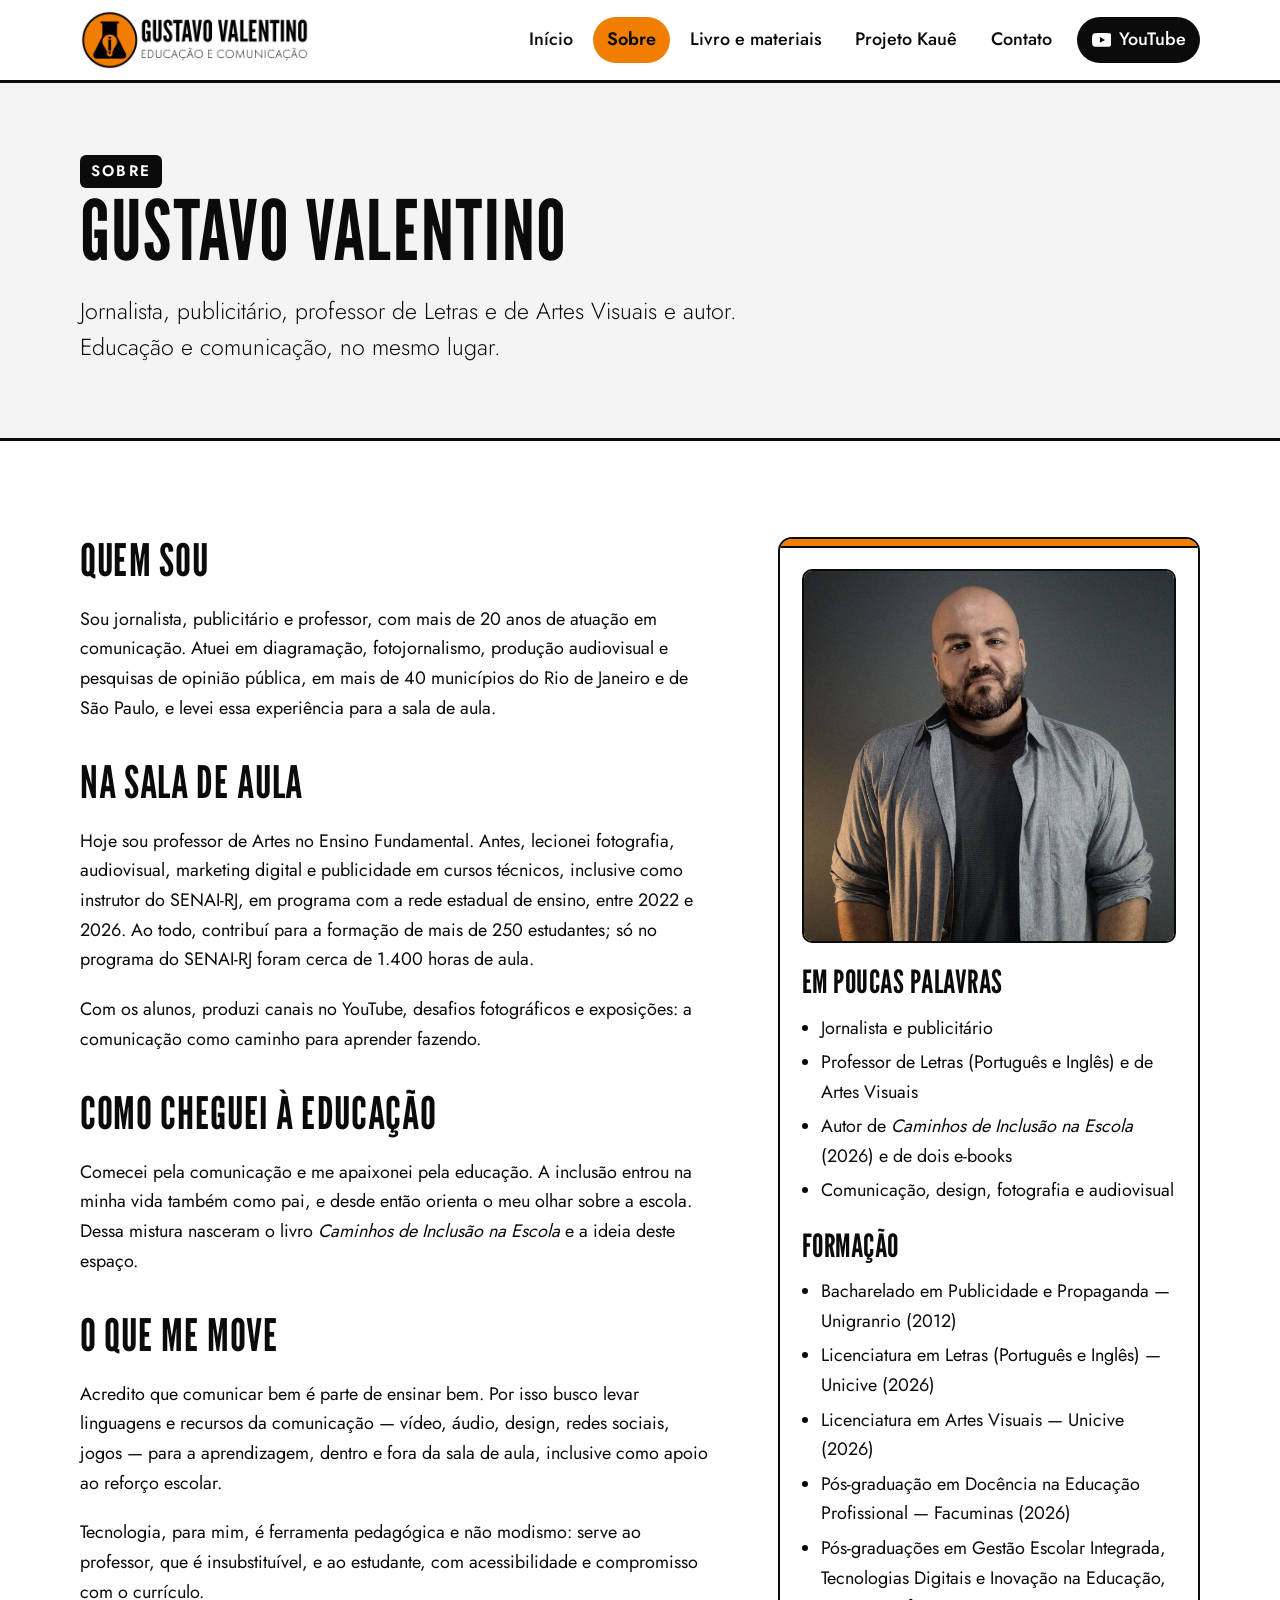
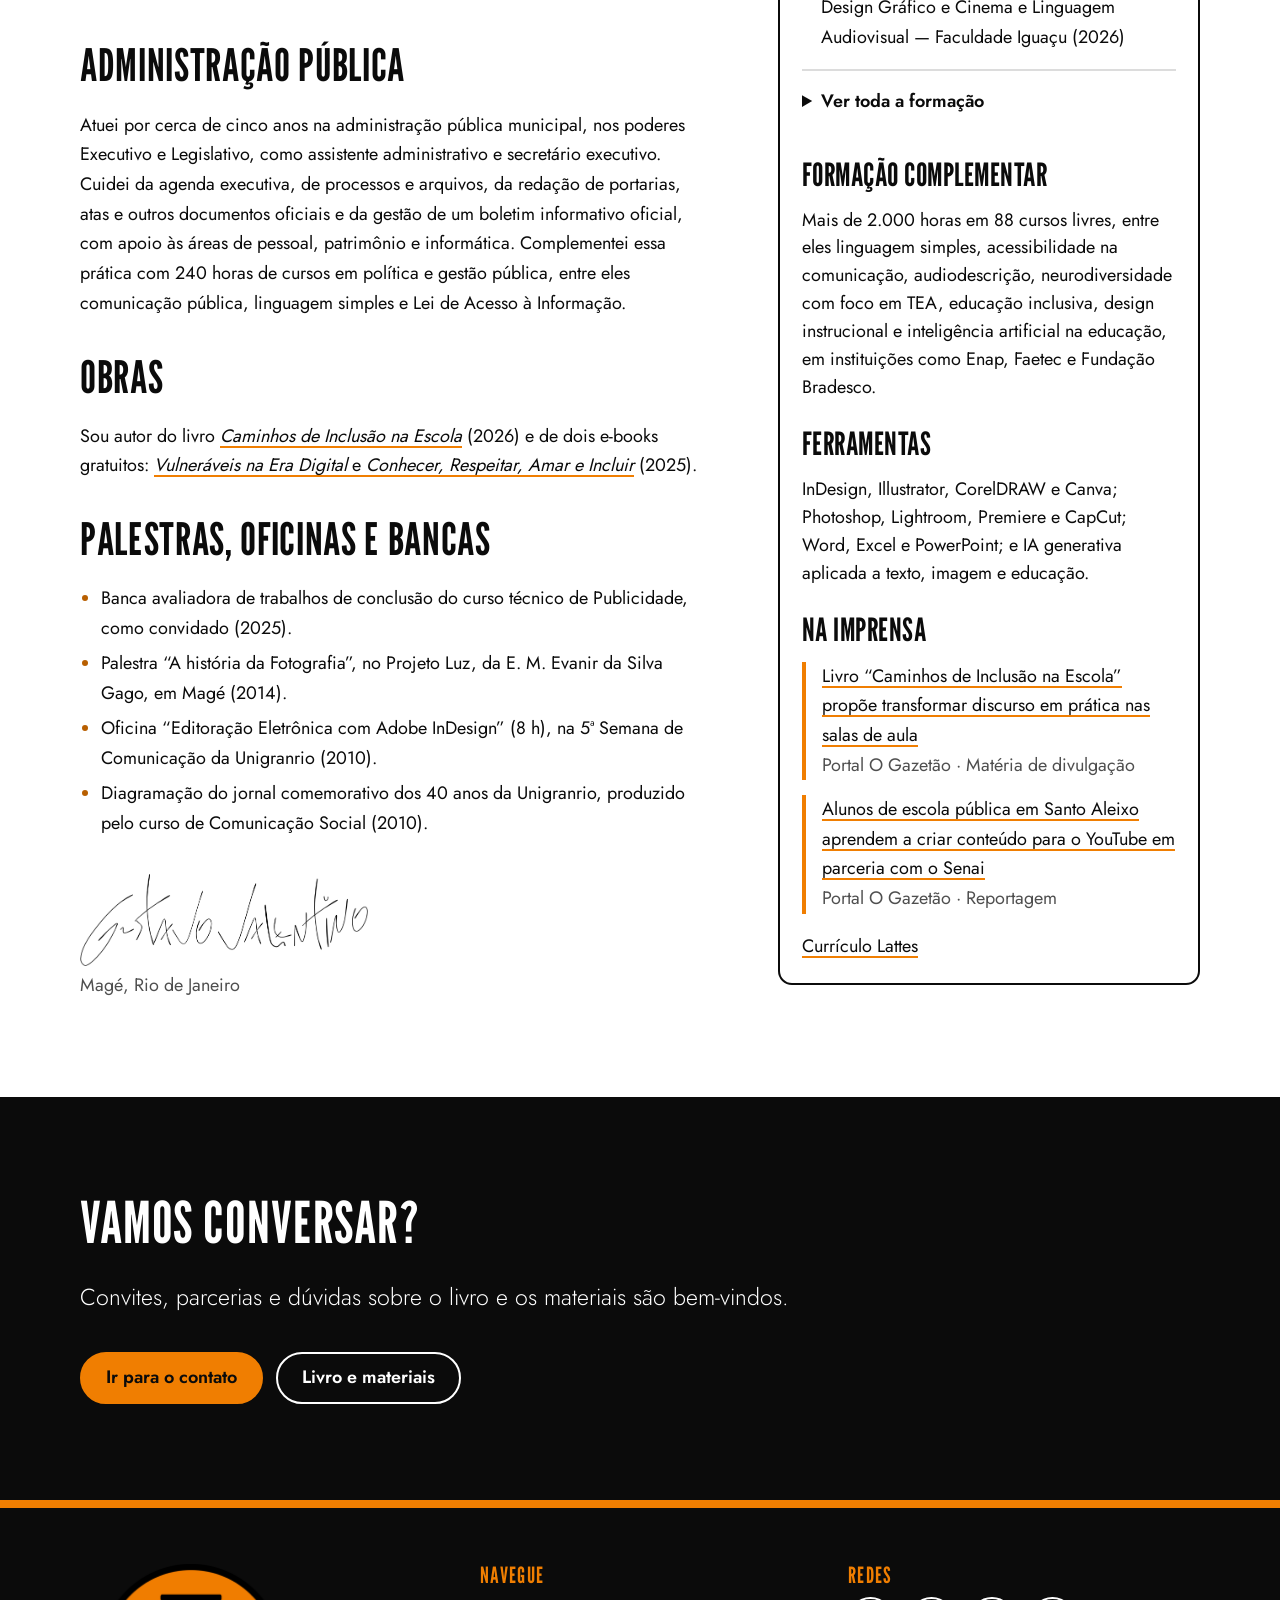
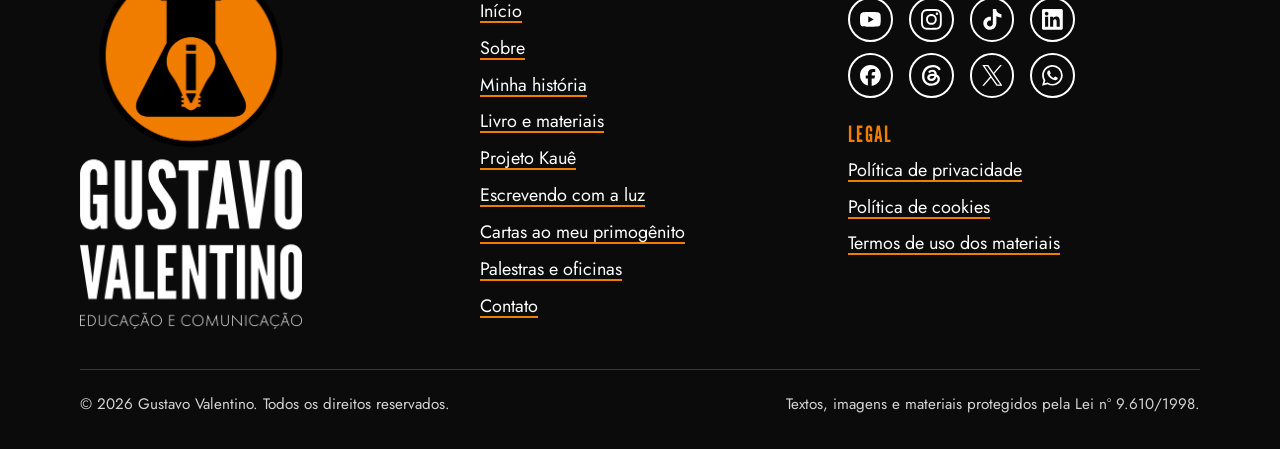
<file: sobre.html>
<!doctype html>
<html lang="pt-BR" class="no-js">
<head>
<meta charset="utf-8">
<meta name="viewport" content="width=device-width, initial-scale=1">
<title>Sobre Gustavo Valentino | Educação e Comunicação</title>
<meta name="description" content="Conheça a trajetória, a formação e as áreas de atuação de Gustavo Valentino em educação, comunicação e aprendizagem.">
<meta name="google-site-verification" content="NZqcsrPwidVDBCwjTtgBw9CsJBk7ykiOT2rEx9dWaaY">
<link rel="canonical" href="https://vejaogustavo.github.io/sobre.html">
<meta name="theme-color" content="#F07E01">
<meta property="og:type" content="website"><meta property="og:locale" content="pt_BR">
<meta property="og:site_name" content="Gustavo Valentino | Educação e Comunicação">
<meta property="og:title" content="Sobre Gustavo Valentino | Educação e Comunicação"><meta property="og:description" content="Conheça a trajetória, a formação e as áreas de atuação de Gustavo Valentino em educação, comunicação e aprendizagem.">
<meta property="og:url" content="https://vejaogustavo.github.io/sobre.html"><meta property="og:image" content="https://vejaogustavo.github.io/assets/img/og.png">
<meta property="og:image:alt" content="Gustavo Valentino | Educação e Comunicação — Ideias acesas, saber compartilhado">
<meta name="twitter:card" content="summary_large_image">
<link rel="icon" href="favicon.ico" sizes="any"><link rel="icon" type="image/png" sizes="32x32" href="assets/img/favicon-32.png">
<link rel="apple-touch-icon" href="assets/img/apple-touch-icon.png">
<link rel="preload" href="assets/fonts/league-gothic-latin-400-normal.woff2" as="font" type="font/woff2" crossorigin>
<link rel="preload" href="assets/fonts/jost-latin-wght-normal.woff2" as="font" type="font/woff2" crossorigin>
<link rel="stylesheet" href="assets/css/style.css">
<script>document.documentElement.className="js"</script>
</head>
<body>
<a class="skip" href="#conteudo">Pular para o conteúdo</a>
<header class="site-header"><div class="wrap">
<a class="brand" href="index.html">
<img src="assets/img/logo-horizontal.png" width="1000" height="259" alt="Gustavo Valentino — Educação e Comunicação"><span class="sr-only"> — página inicial</span></a>
<button class="nav-toggle" type="button" aria-expanded="false" aria-controls="menu">Menu</button>
<nav class="main-nav" id="menu" aria-label="Principal"><ul><li><a href="index.html">Início</a></li><li><a href="sobre.html" aria-current="page">Sobre</a></li><li><a href="materiais.html">Livro e materiais</a></li><li><a href="projeto-kaue.html">Projeto Kauê</a></li><li><a href="contato.html">Contato</a></li><li class="nav-yt"><a href="https://www.youtube.com/@vejaogustavo" target="_blank" rel="noopener noreferrer"><svg viewBox="0 0 24 24" aria-hidden="true" focusable="false"><path d="M23.498 6.186a3.016 3.016 0 0 0-2.122-2.136C19.505 3.545 12 3.545 12 3.545s-7.505 0-9.377.505A3.017 3.017 0 0 0 .502 6.186C0 8.07 0 12 0 12s0 3.93.502 5.814a3.016 3.016 0 0 0 2.122 2.136c1.871.505 9.376.505 9.376.505s7.505 0 9.377-.505a3.015 3.015 0 0 0 2.122-2.136C24 15.93 24 12 24 12s0-3.93-.502-5.814zM9.545 15.568V8.432L15.818 12l-6.273 3.568z"/></svg><span>YouTube</span><span class="sr-only"> (abre em nova aba)</span></a></li></ul></nav>
</div></header>
<main id="conteudo">

<section class="page-head"><div class="wrap"><p class="eyebrow">Sobre</p>
<h1>Gustavo Valentino</h1>
<p class="lead">Jornalista, publicitário, professor de Letras e de Artes Visuais e autor. Educação e comunicação, no mesmo lugar.</p></div></section>

<section class="band"><div class="wrap two-col">
<div class="prose">
<h2 style="margin-top:0">Quem sou</h2>
<p>Sou jornalista, publicitário e professor, com mais de 20 anos de atuação em comunicação. Atuei em diagramação, fotojornalismo, produção audiovisual e pesquisas de opinião pública, em mais de 40 municípios do Rio de Janeiro e de São Paulo, e levei essa experiência para a sala de aula.</p>
<h2>Na sala de aula</h2>
<p>Hoje sou professor de Artes no Ensino Fundamental. Antes, lecionei fotografia, audiovisual, marketing digital e publicidade em cursos técnicos, inclusive como instrutor do SENAI-RJ, em programa com a rede estadual de ensino, entre 2022 e 2026. Ao todo, contribuí para a formação de mais de 250 estudantes; só no programa do SENAI-RJ foram cerca de 1.400 horas de aula.</p>
<p>Com os alunos, produzi canais no YouTube, desafios fotográficos e exposições: a comunicação como caminho para aprender fazendo.</p>
<h2>Como cheguei à educação</h2>
<p>Comecei pela comunicação e me apaixonei pela educação. A inclusão entrou na minha vida também como pai, e desde então orienta o meu olhar sobre a escola. Dessa mistura nasceram o livro <em>Caminhos de Inclusão na Escola</em> e a ideia deste espaço.</p>
<h2>O que me move</h2>
<p>Acredito que comunicar bem é parte de ensinar bem. Por isso busco levar linguagens e recursos da comunicação — vídeo, áudio, design, redes sociais, jogos — para a aprendizagem, dentro e fora da sala de aula, inclusive como apoio ao reforço escolar.</p>
<p>Tecnologia, para mim, é ferramenta pedagógica e não modismo: serve ao professor, que é insubstituível, e ao estudante, com acessibilidade e compromisso com o currículo.</p>
<h2>Administração pública</h2>
<p>Atuei por cerca de cinco anos na administração pública municipal, nos poderes Executivo e Legislativo, como assistente administrativo e secretário executivo. Cuidei da agenda executiva, de processos e arquivos, da redação de portarias, atas e outros documentos oficiais e da gestão de um boletim informativo oficial, com apoio às áreas de pessoal, patrimônio e informática. Complementei essa prática com 240 horas de cursos em política e gestão pública, entre eles comunicação pública, linguagem simples e Lei de Acesso à Informação.</p>
<h2>Obras</h2>
<p>Sou autor do livro <a href="materiais.html#livro"><em>Caminhos de Inclusão na Escola</em></a> (2026) e de dois e-books gratuitos: <a href="materiais.html#gratuitos"><em>Vulneráveis na Era Digital</em> e <em>Conhecer, Respeitar, Amar e Incluir</em></a> (2025).</p>
<h2>Palestras, oficinas e bancas</h2>
<ul>
<li>Banca avaliadora de trabalhos de conclusão do curso técnico de Publicidade, como convidado (2025).</li>
<li>Palestra “A história da Fotografia”, no Projeto Luz, da E. M. Evanir da Silva Gago, em Magé (2014).</li>
<li>Oficina “Editoração Eletrônica com Adobe InDesign” (8 h), na 5ª Semana de Comunicação da Unigranrio (2010).</li>
<li>Diagramação do jornal comemorativo dos 40 anos da Unigranrio, produzido pelo curso de Comunicação Social (2010).</li>
</ul>
<img class="signature" src="assets/img/assinatura.png" width="683" height="220" alt="Assinatura de Gustavo Valentino">
<p class="muted" style="margin:0">Magé, Rio de Janeiro</p>
</div>
<aside class="side" aria-label="Resumo">
<figure class="side-photo"><img src="assets/img/foto-sobre.jpg" width="720" height="720" loading="lazy"
alt="Retrato de Gustavo Valentino, de barba, com camisa cinza de mangas dobradas sobre camiseta escura, diante de um fundo cinza"></figure>
<h2>Em poucas palavras</h2>
<ul>
<li>Jornalista e publicitário</li>
<li>Professor de Letras (Português e Inglês) e de Artes Visuais</li>
<li>Autor de <em>Caminhos de Inclusão na Escola</em> (2026) e de dois e-books</li>
<li>Comunicação, design, fotografia e audiovisual</li>
</ul>
<h2 style="margin-top:1.4rem">Formação</h2>
<ul>
<li>Bacharelado em Publicidade e Propaganda — Unigranrio (2012)</li>
<li>Licenciatura em Letras (Português e Inglês) — Unicive (2026)</li>
<li>Licenciatura em Artes Visuais — Unicive (2026)</li>
<li>Pós-graduação em Docência na Educação Profissional — Facuminas (2026)</li>
<li>Pós-graduações em Gestão Escolar Integrada, Tecnologias Digitais e Inovação na Educação, Design Gráfico e Cinema e Linguagem Audiovisual — Faculdade Iguaçu (2026)</li>
</ul>
<details><summary>Ver toda a formação</summary>
<p class="fine">Estudos concluídos, com certificado em emissão — Facuminas: Assessoria de Comunicação, Jornalismo e Docência do Ensino Superior; FAAL: Fotografia, Marketing, Docência no Ensino Fundamental e Médio e Design Instrucional.</p>
<p class="fine">Em andamento — Tecnologia em Design Gráfico (Instituto Federal Fluminense, Polo Magé); Bacharelado em Administração (Unifatecie); Prisma: Metodologia de Ensino de Língua Portuguesa e Inglesa, História da Arte, Administração Aplicada e Gestão Empresarial e Planejamento Empresarial e Logística.</p>
</details>
<h2 style="margin-top:1.6rem">Formação complementar</h2>
<p>Mais de 2.000 horas em 88 cursos livres, entre eles linguagem simples, acessibilidade na comunicação, audiodescrição, neurodiversidade com foco em TEA, educação inclusiva, design instrucional e inteligência artificial na educação, em instituições como Enap, Faetec e Fundação Bradesco.</p>
<h2 style="margin-top:1.6rem">Ferramentas</h2>
<p>InDesign, Illustrator, CorelDRAW e Canva; Photoshop, Lightroom, Premiere e CapCut; Word, Excel e PowerPoint; e IA generativa aplicada a texto, imagem e educação.</p>
<h2 style="margin-top:1.6rem">Na imprensa</h2>
<ul class="press"><li><a href="https://jornalogazetao.com.br/livro-caminhos-de-inclusao-na-escola-propoe-transformar-discurso-em-pratica-nas-salas-de-aula/" target="_blank" rel="noopener noreferrer">Livro “Caminhos de Inclusão na Escola” propõe transformar discurso em prática nas salas de aula<span class="sr-only"> (abre em nova aba)</span></a><br><span class="muted">Portal O Gazetão · Matéria de divulgação</span></li><li><a href="https://jornalogazetao.com.br/alunos-de-escola-publica-em-santo-aleixo-aprendem-a-criar-conteudo-para-o-youtube-em-parceria-com-o-senai/" target="_blank" rel="noopener noreferrer">Alunos de escola pública em Santo Aleixo aprendem a criar conteúdo para o YouTube em parceria com o Senai<span class="sr-only"> (abre em nova aba)</span></a><br><span class="muted">Portal O Gazetão · Reportagem</span></li></ul>
<p style="margin:1.2rem 0 0"><a href="https://lattes.cnpq.br/0918812303557927" target="_blank" rel="noopener noreferrer">Currículo Lattes<span class="sr-only"> (abre em nova aba)</span></a></p>
</aside>
</div></section>

<section class="band band--dark"><div class="wrap">
<div class="section-head"><h2>Vamos conversar?</h2>
<p class="lead">Convites, parcerias e dúvidas sobre o livro e os materiais são bem-vindos.</p></div>
<div class="actions" style="margin-top:0"><a class="btn" href="contato.html">Ir para o contato</a><a class="btn btn--ghost" href="materiais.html">Livro e materiais</a></div>
</div></section>

</main>
<footer class="site-footer"><div class="wrap">
<div class="foot-grid">
<div class="foot-logo"><img src="assets/img/logo-vertical.png" width="900" height="1479" alt="Gustavo Valentino — Educação e Comunicação" loading="lazy"></div>
<div><h2>Navegue</h2><ul class="links">
<li><a href="index.html">Início</a></li><li><a href="sobre.html">Sobre</a></li><li><a href="minha-historia.html">Minha história</a></li>
<li><a href="materiais.html">Livro e materiais</a></li><li><a href="projeto-kaue.html">Projeto Kauê</a></li><li><a href="fotografia.html">Escrevendo com a luz</a></li>
<li><a href="cartas.html">Cartas ao meu primogênito</a></li><li><a href="contato.html#palestras">Palestras e oficinas</a></li><li><a href="contato.html">Contato</a></li></ul></div>
<div><h2>Redes</h2><ul class="foot-social"><li><a href="https://www.youtube.com/@vejaogustavo" target="_blank" rel="noopener noreferrer"><svg viewBox="0 0 24 24" aria-hidden="true" focusable="false"><path d="M23.498 6.186a3.016 3.016 0 0 0-2.122-2.136C19.505 3.545 12 3.545 12 3.545s-7.505 0-9.377.505A3.017 3.017 0 0 0 .502 6.186C0 8.07 0 12 0 12s0 3.93.502 5.814a3.016 3.016 0 0 0 2.122 2.136c1.871.505 9.376.505 9.376.505s7.505 0 9.377-.505a3.015 3.015 0 0 0 2.122-2.136C24 15.93 24 12 24 12s0-3.93-.502-5.814zM9.545 15.568V8.432L15.818 12l-6.273 3.568z"/></svg><span class="sr-only">YouTube (abre em nova aba)</span></a></li><li><a href="https://www.instagram.com/vejaogustavo" target="_blank" rel="noopener noreferrer"><svg viewBox="0 0 24 24" aria-hidden="true" focusable="false"><path d="M7.0301.084c-1.2768.0602-2.1487.264-2.911.5634-.7888.3075-1.4575.72-2.1228 1.3877-.6652.6677-1.075 1.3368-1.3802 2.127-.2954.7638-.4956 1.6365-.552 2.914-.0564 1.2775-.0689 1.6882-.0626 4.947.0062 3.2586.0206 3.6671.0825 4.9473.061 1.2765.264 2.1482.5635 2.9107.308.7889.72 1.4573 1.388 2.1228.6679.6655 1.3365 1.0743 2.1285 1.38.7632.295 1.6361.4961 2.9134.552 1.2773.056 1.6884.069 4.9462.0627 3.2578-.0062 3.668-.0207 4.9478-.0814 1.28-.0607 2.147-.2652 2.9098-.5633.7889-.3086 1.4578-.72 2.1228-1.3881.665-.6682 1.0745-1.3378 1.3795-2.1284.2957-.7632.4966-1.636.552-2.9124.056-1.2809.0692-1.6898.063-4.948-.0063-3.2583-.021-3.6668-.0817-4.9465-.0607-1.2797-.264-2.1487-.5633-2.9117-.3084-.7889-.72-1.4568-1.3876-2.1228C21.2982 1.33 20.628.9208 19.8378.6165 19.074.321 18.2017.1197 16.9244.0645 15.6471.0093 15.236-.005 11.977.0014 8.718.0076 8.31.0215 7.0301.0839m.1402 21.6932c-1.17-.0509-1.8053-.2453-2.2287-.408-.5606-.216-.96-.4771-1.3819-.895-.422-.4178-.6811-.8186-.9-1.378-.1644-.4234-.3624-1.058-.4171-2.228-.0595-1.2645-.072-1.6442-.079-4.848-.007-3.2037.0053-3.583.0607-4.848.05-1.169.2456-1.805.408-2.2282.216-.5613.4762-.96.895-1.3816.4188-.4217.8184-.6814 1.3783-.9003.423-.1651 1.0575-.3614 2.227-.4171 1.2655-.06 1.6447-.072 4.848-.079 3.2033-.007 3.5835.005 4.8495.0608 1.169.0508 1.8053.2445 2.228.408.5608.216.96.4754 1.3816.895.4217.4194.6816.8176.9005 1.3787.1653.4217.3617 1.056.4169 2.2263.0602 1.2655.0739 1.645.0796 4.848.0058 3.203-.0055 3.5834-.061 4.848-.051 1.17-.245 1.8055-.408 2.2294-.216.5604-.4763.96-.8954 1.3814-.419.4215-.8181.6811-1.3783.9-.4224.1649-1.0577.3617-2.2262.4174-1.2656.0595-1.6448.072-4.8493.079-3.2045.007-3.5825-.006-4.848-.0608M16.953 5.5864A1.44 1.44 0 1 0 18.39 4.144a1.44 1.44 0 0 0-1.437 1.4424M5.8385 12.012c.0067 3.4032 2.7706 6.1557 6.173 6.1493 3.4026-.0065 6.157-2.7701 6.1506-6.1733-.0065-3.4032-2.771-6.1565-6.174-6.1498-3.403.0067-6.156 2.771-6.1496 6.1738M8 12.0077a4 4 0 1 1 4.008 3.9921A3.9996 3.9996 0 0 1 8 12.0077"/></svg><span class="sr-only">Instagram (abre em nova aba)</span></a></li><li><a href="https://www.tiktok.com/@vejaogustavo" target="_blank" rel="noopener noreferrer"><svg viewBox="0 0 24 24" aria-hidden="true" focusable="false"><path d="M12.525.02c1.31-.02 2.61-.01 3.91-.02.08 1.53.63 3.09 1.75 4.17 1.12 1.11 2.7 1.62 4.24 1.79v4.03c-1.44-.05-2.89-.35-4.2-.97-.57-.26-1.1-.59-1.62-.93-.01 2.92.01 5.84-.02 8.75-.08 1.4-.54 2.79-1.35 3.94-1.31 1.92-3.58 3.17-5.91 3.21-1.43.08-2.86-.31-4.08-1.03-2.02-1.19-3.44-3.37-3.65-5.71-.02-.5-.03-1-.01-1.49.18-1.9 1.12-3.72 2.58-4.96 1.66-1.44 3.98-2.13 6.15-1.72.02 1.48-.04 2.96-.04 4.44-.99-.32-2.15-.23-3.02.37-.63.41-1.11 1.04-1.36 1.75-.21.51-.15 1.07-.14 1.61.24 1.64 1.82 3.02 3.5 2.87 1.12-.01 2.19-.66 2.77-1.61.19-.33.4-.67.41-1.06.1-1.79.06-3.57.07-5.36.01-4.03-.01-8.05.02-12.07z"/></svg><span class="sr-only">TikTok (abre em nova aba)</span></a></li><li><a href="https://www.linkedin.com/company/vejaogustavo" target="_blank" rel="noopener noreferrer"><svg viewBox="0 0 24 24" aria-hidden="true" focusable="false"><path d="M20.447 20.452h-3.554v-5.569c0-1.328-.027-3.037-1.852-3.037-1.853 0-2.136 1.445-2.136 2.939v5.667H9.351V9h3.414v1.561h.046c.477-.9 1.637-1.85 3.37-1.85 3.601 0 4.267 2.37 4.267 5.455v6.286zM5.337 7.433c-1.144 0-2.063-.926-2.063-2.065 0-1.138.92-2.063 2.063-2.063 1.14 0 2.064.925 2.064 2.063 0 1.139-.925 2.065-2.064 2.065zm1.782 13.019H3.555V9h3.564v11.452zM22.225 0H1.771C.792 0 0 .774 0 1.729v20.542C0 23.227.792 24 1.771 24h20.451C23.2 24 24 23.227 24 22.271V1.729C24 .774 23.2 0 22.222 0h.003z"/></svg><span class="sr-only">LinkedIn (abre em nova aba)</span></a></li><li><a href="https://www.facebook.com/vejaogustavo" target="_blank" rel="noopener noreferrer"><svg viewBox="0 0 24 24" aria-hidden="true" focusable="false"><path d="M9.101 23.691v-7.98H6.627v-3.667h2.474v-1.58c0-4.085 1.848-5.978 5.858-5.978.401 0 .955.042 1.468.103a8.68 8.68 0 0 1 1.141.195v3.325a8.623 8.623 0 0 0-.653-.036 26.805 26.805 0 0 0-.733-.009c-.707 0-1.259.096-1.675.309a1.686 1.686 0 0 0-.679.622c-.258.42-.374.995-.374 1.752v1.297h3.919l-.386 2.103-.287 1.564h-3.246v8.245C19.396 23.238 24 18.179 24 12.044c0-6.627-5.373-12-12-12s-12 5.373-12 12c0 5.628 3.874 10.35 9.101 11.647Z"/></svg><span class="sr-only">Facebook (abre em nova aba)</span></a></li><li><a href="https://www.threads.com/@vejaogustavo" target="_blank" rel="noopener noreferrer"><svg viewBox="0 0 24 24" aria-hidden="true" focusable="false"><path d="M18.263 11.097c-.03-3.486-1.92-5.586-5.111-5.586-2.13 0-3.922.963-4.863 2.499l2.062 1.438c.535-.843 1.272-1.543 2.628-1.543 1.528 0 2.318.85 2.544 2.431a15 15 0 0 0-2.236-.173c-4.125 0-6.068 1.867-6.068 4.336s1.943 3.99 4.804 3.99c3.139 0 5.013-2.115 5.781-4.735.798.361 1.348 1.204 1.348 2.47 0 3.387-3.907 5.232-7.22 5.232-4.885 0-8.077-3.207-8.077-8.424 0-6.392 4.223-10.487 9.9-10.487 3.808 0 5.69 1.671 6.97 3.914l2.108-1.475C21.44 2.078 18.331 0 13.663 0 6.227 0 1.168 5.277 1.168 12.934c0 7 4.953 11.066 10.856 11.066 4.878 0 9.809-2.846 9.809-7.716 0-2.545-1.46-4.231-3.569-5.187m-6.33 4.855c-1.077 0-2.026-.512-2.026-1.453 0-1.483 1.822-1.934 3.606-1.934.678 0 1.34.045 1.927.173-.422 1.927-1.671 3.215-3.508 3.214Z"/></svg><span class="sr-only">Threads (abre em nova aba)</span></a></li><li><a href="https://x.com/vejaogustavo" target="_blank" rel="noopener noreferrer"><svg viewBox="0 0 24 24" aria-hidden="true" focusable="false"><path d="M14.234 10.162 22.977 0h-2.072l-7.591 8.824L7.251 0H.258l9.168 13.343L.258 24H2.33l8.016-9.318L16.749 24h6.993zm-2.837 3.299-.929-1.329L3.076 1.56h3.182l5.965 8.532.929 1.329 7.754 11.09h-3.182z"/></svg><span class="sr-only">X (abre em nova aba)</span></a></li><li><a href="https://wa.me/5521988305319" target="_blank" rel="noopener noreferrer"><svg viewBox="0 0 24 24" aria-hidden="true" focusable="false"><path d="M17.472 14.382c-.297-.149-1.758-.867-2.03-.967-.273-.099-.471-.148-.67.15-.197.297-.767.966-.94 1.164-.173.199-.347.223-.644.075-.297-.15-1.255-.463-2.39-1.475-.883-.788-1.48-1.761-1.653-2.059-.173-.297-.018-.458.13-.606.134-.133.298-.347.446-.52.149-.174.198-.298.298-.497.099-.198.05-.371-.025-.52-.075-.149-.669-1.612-.916-2.207-.242-.579-.487-.5-.669-.51-.173-.008-.371-.01-.57-.01-.198 0-.52.074-.792.372-.272.297-1.04 1.016-1.04 2.479 0 1.462 1.065 2.875 1.213 3.074.149.198 2.096 3.2 5.077 4.487.709.306 1.262.489 1.694.625.712.227 1.36.195 1.871.118.571-.085 1.758-.719 2.006-1.413.248-.694.248-1.289.173-1.413-.074-.124-.272-.198-.57-.347m-5.421 7.403h-.004a9.87 9.87 0 01-5.031-1.378l-.361-.214-3.741.982.998-3.648-.235-.374a9.86 9.86 0 01-1.51-5.26c.001-5.45 4.436-9.884 9.888-9.884 2.64 0 5.122 1.03 6.988 2.898a9.825 9.825 0 012.893 6.994c-.003 5.45-4.437 9.884-9.885 9.884m8.413-18.297A11.815 11.815 0 0012.05 0C5.495 0 .16 5.335.157 11.892c0 2.096.547 4.142 1.588 5.945L.057 24l6.305-1.654a11.882 11.882 0 005.683 1.448h.005c6.554 0 11.89-5.335 11.893-11.893a11.821 11.821 0 00-3.48-8.413Z"/></svg><span class="sr-only">WhatsApp (abre em nova aba)</span></a></li></ul>
<h2 class="foot-legal">Legal</h2><ul class="links">
<li><a href="privacidade.html">Política de privacidade</a></li><li><a href="cookies.html">Política de cookies</a></li>
<li><a href="termos-materiais.html">Termos de uso dos materiais</a></li></ul></div>
</div>
<div class="foot-bottom"><p>© 2026 Gustavo Valentino. Todos os direitos reservados.</p>
<p>Textos, imagens e materiais protegidos pela Lei nº 9.610/1998.</p></div>
</div></footer>
<script src="assets/js/menu.js" defer></script>
</body>
</html>
</file>
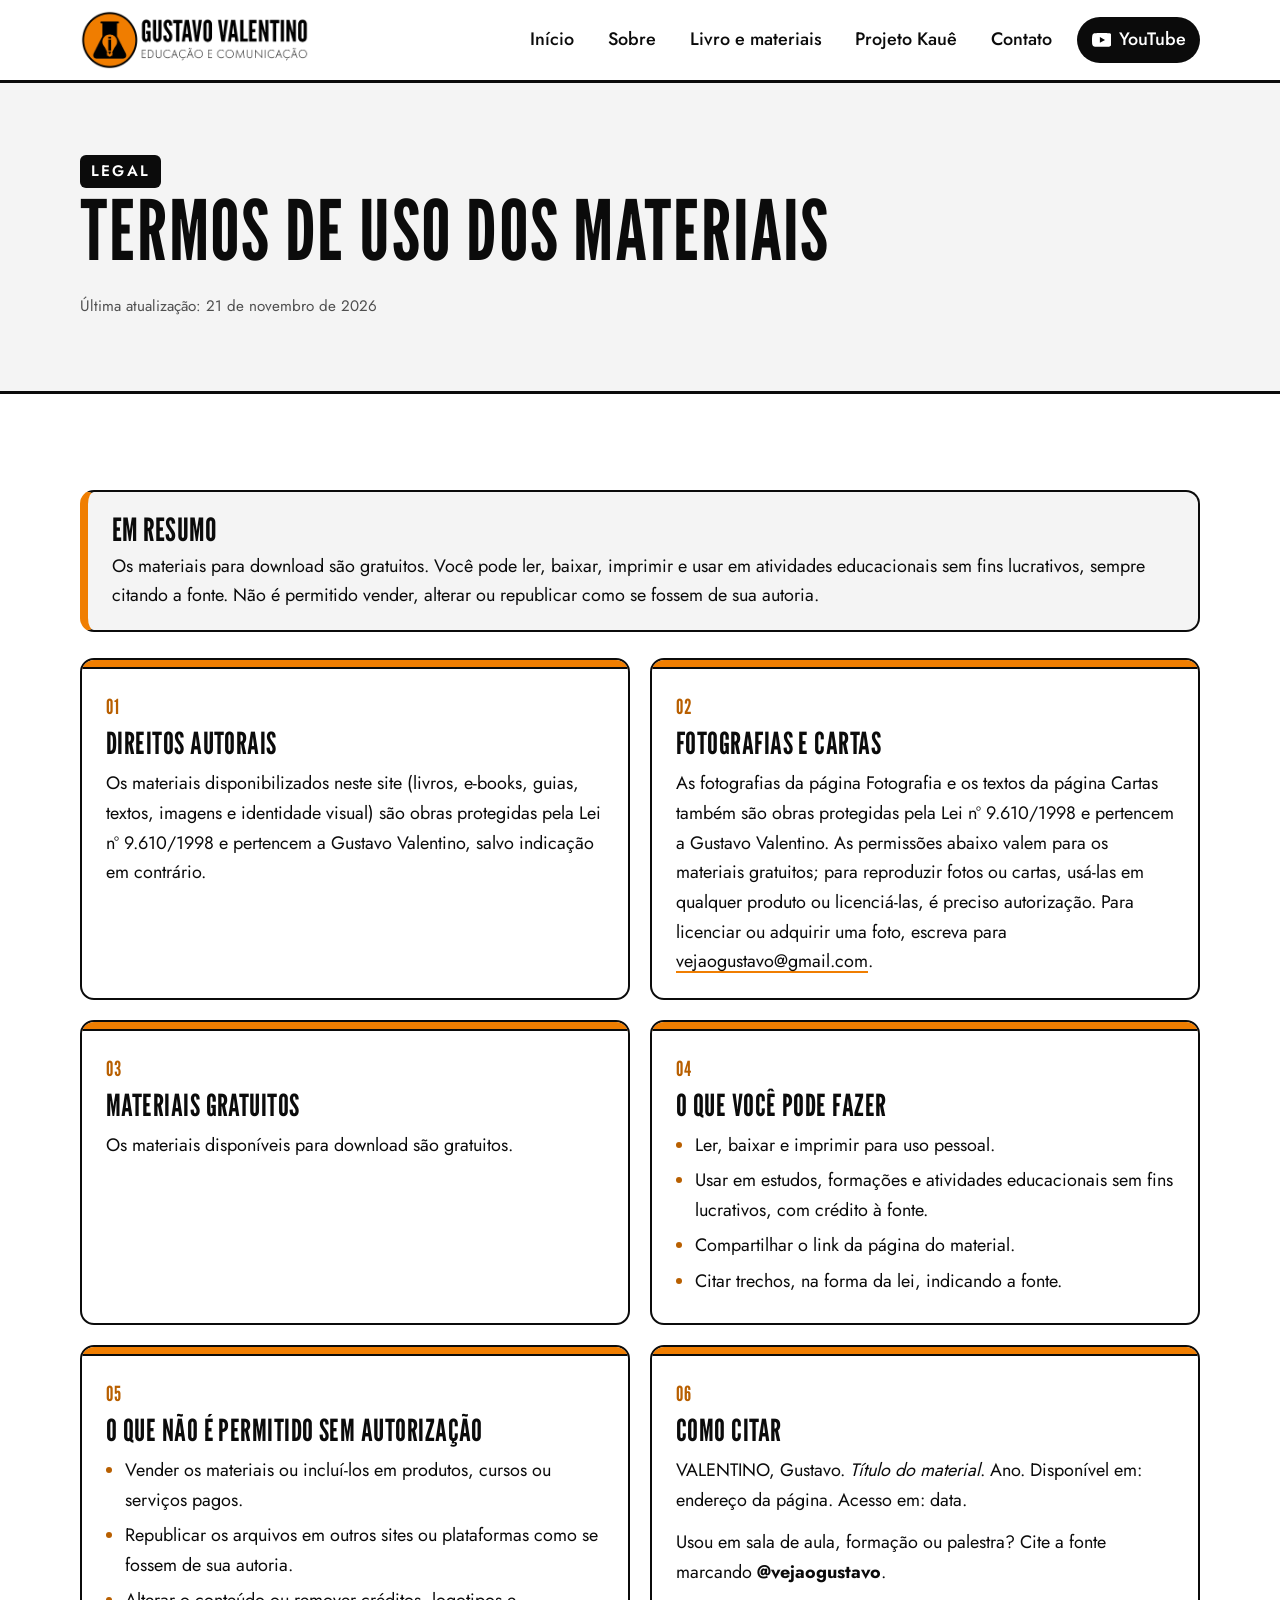
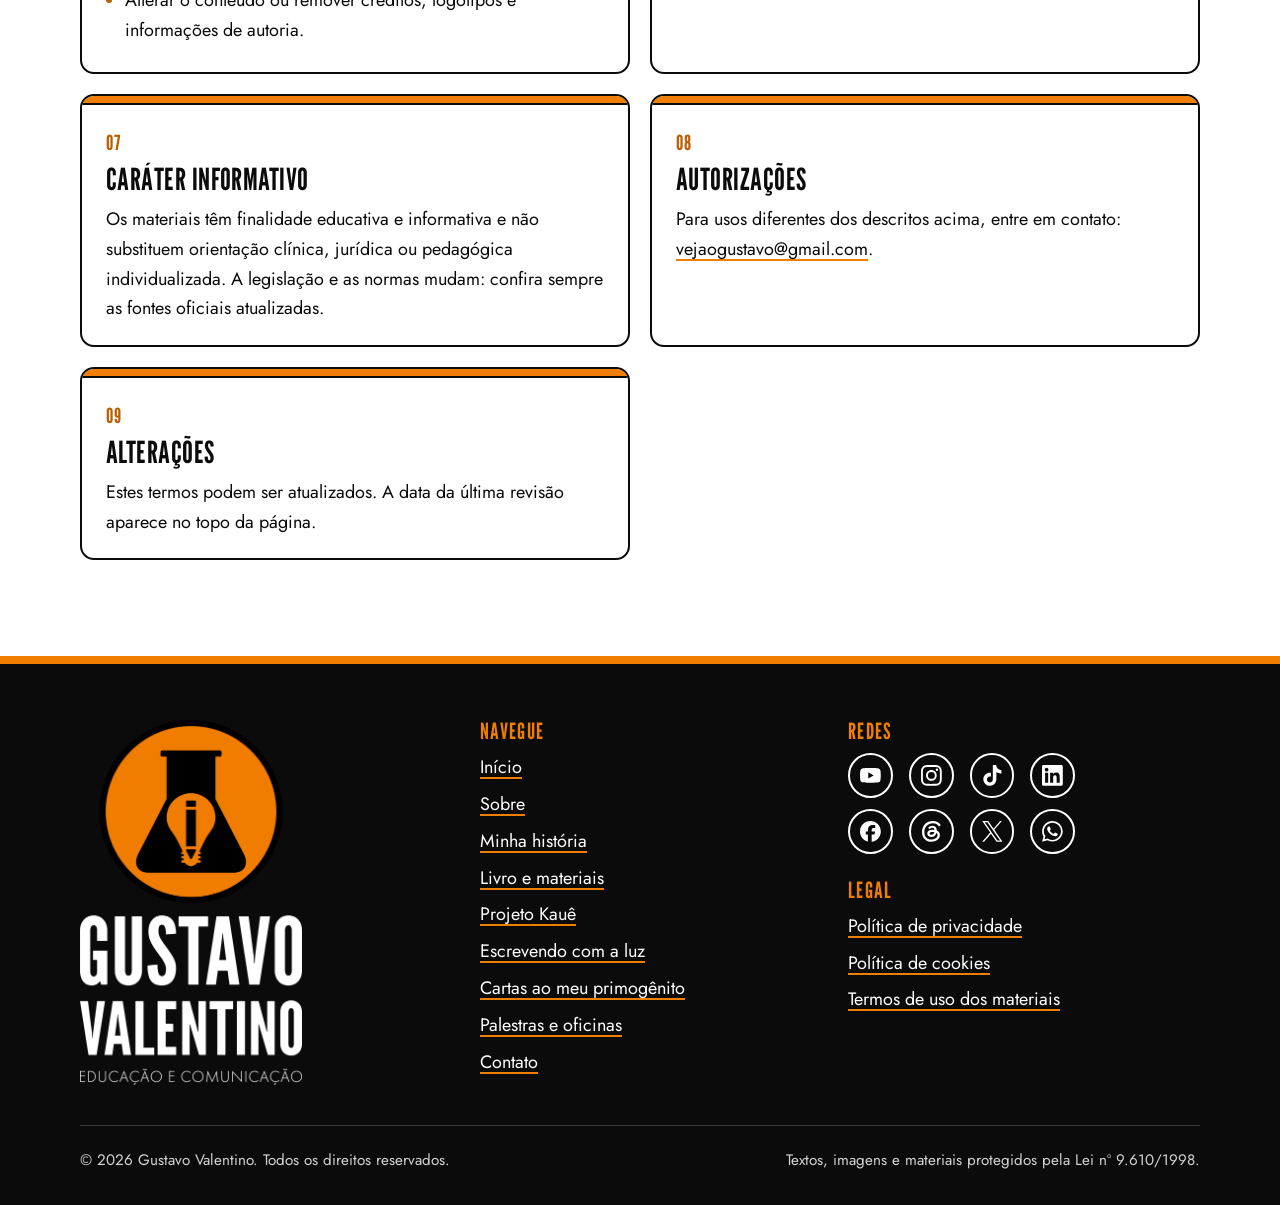
<file: termos-materiais.html>
<!doctype html>
<html lang="pt-BR" class="no-js">
<head>
<meta charset="utf-8">
<meta name="viewport" content="width=device-width, initial-scale=1">
<title>Termos de uso dos materiais | Gustavo Valentino</title>
<meta name="description" content="Condições de uso dos materiais gratuitos e do livro de Gustavo Valentino.">
<meta name="google-site-verification" content="NZqcsrPwidVDBCwjTtgBw9CsJBk7ykiOT2rEx9dWaaY">
<link rel="canonical" href="https://vejaogustavo.github.io/termos-materiais.html">
<meta name="theme-color" content="#F07E01">
<meta property="og:type" content="website"><meta property="og:locale" content="pt_BR">
<meta property="og:site_name" content="Gustavo Valentino | Educação e Comunicação">
<meta property="og:title" content="Termos de uso dos materiais | Gustavo Valentino"><meta property="og:description" content="Condições de uso dos materiais gratuitos e do livro de Gustavo Valentino.">
<meta property="og:url" content="https://vejaogustavo.github.io/termos-materiais.html"><meta property="og:image" content="https://vejaogustavo.github.io/assets/img/og.png">
<meta property="og:image:alt" content="Gustavo Valentino | Educação e Comunicação — Ideias acesas, saber compartilhado">
<meta name="twitter:card" content="summary_large_image">
<link rel="icon" href="favicon.ico" sizes="any"><link rel="icon" type="image/png" sizes="32x32" href="assets/img/favicon-32.png">
<link rel="apple-touch-icon" href="assets/img/apple-touch-icon.png">
<link rel="preload" href="assets/fonts/league-gothic-latin-400-normal.woff2" as="font" type="font/woff2" crossorigin>
<link rel="preload" href="assets/fonts/jost-latin-wght-normal.woff2" as="font" type="font/woff2" crossorigin>
<link rel="stylesheet" href="assets/css/style.css">
<script>document.documentElement.className="js"</script>
</head>
<body>
<a class="skip" href="#conteudo">Pular para o conteúdo</a>
<header class="site-header"><div class="wrap">
<a class="brand" href="index.html">
<img src="assets/img/logo-horizontal.png" width="1000" height="259" alt="Gustavo Valentino — Educação e Comunicação"><span class="sr-only"> — página inicial</span></a>
<button class="nav-toggle" type="button" aria-expanded="false" aria-controls="menu">Menu</button>
<nav class="main-nav" id="menu" aria-label="Principal"><ul><li><a href="index.html">Início</a></li><li><a href="sobre.html">Sobre</a></li><li><a href="materiais.html">Livro e materiais</a></li><li><a href="projeto-kaue.html">Projeto Kauê</a></li><li><a href="contato.html">Contato</a></li><li class="nav-yt"><a href="https://www.youtube.com/@vejaogustavo" target="_blank" rel="noopener noreferrer"><svg viewBox="0 0 24 24" aria-hidden="true" focusable="false"><path d="M23.498 6.186a3.016 3.016 0 0 0-2.122-2.136C19.505 3.545 12 3.545 12 3.545s-7.505 0-9.377.505A3.017 3.017 0 0 0 .502 6.186C0 8.07 0 12 0 12s0 3.93.502 5.814a3.016 3.016 0 0 0 2.122 2.136c1.871.505 9.376.505 9.376.505s7.505 0 9.377-.505a3.015 3.015 0 0 0 2.122-2.136C24 15.93 24 12 24 12s0-3.93-.502-5.814zM9.545 15.568V8.432L15.818 12l-6.273 3.568z"/></svg><span>YouTube</span><span class="sr-only"> (abre em nova aba)</span></a></li></ul></nav>
</div></header>
<main id="conteudo">

<section class="page-head"><div class="wrap"><p class="eyebrow">Legal</p><h1>Termos de uso dos materiais</h1>
<p class="updated">Última atualização: 21 de novembro de 2026</p></div></section>
<section class="band"><div class="wrap">
<!-- TEXTO-BASE: revisar com advogado(a) antes de considerar definitivo -->
<div class="summary"><h2>Em resumo</h2><p>Os materiais para download são gratuitos. Você pode ler, baixar, imprimir e usar em atividades educacionais sem fins lucrativos, sempre citando a fonte. Não é permitido vender, alterar ou republicar como se fossem de sua autoria.</p></div>
<div class="legal-grid"><article class="lcard"><span class="num">01</span><h2>Direitos autorais</h2><p>Os materiais disponibilizados neste site (livros, e-books, guias, textos, imagens e identidade visual) são obras protegidas pela Lei nº 9.610/1998 e pertencem a Gustavo Valentino, salvo indicação em contrário.</p></article><article class="lcard"><span class="num">02</span><h2>Fotografias e cartas</h2><p>As fotografias da página Fotografia e os textos da página Cartas também são obras protegidas pela Lei nº 9.610/1998 e pertencem a Gustavo Valentino. As permissões abaixo valem para os materiais gratuitos; para reproduzir fotos ou cartas, usá-las em qualquer produto ou licenciá-las, é preciso autorização. Para licenciar ou adquirir uma foto, escreva para <a href="mailto:vejaogustavo@gmail.com">vejaogustavo@gmail.com</a>.</p></article><article class="lcard"><span class="num">03</span><h2>Materiais gratuitos</h2><p>Os materiais disponíveis para download são gratuitos.</p></article><article class="lcard"><span class="num">04</span><h2>O que você pode fazer</h2><ul>
<li>Ler, baixar e imprimir para uso pessoal.</li>
<li>Usar em estudos, formações e atividades educacionais sem fins lucrativos, com crédito à fonte.</li>
<li>Compartilhar o link da página do material.</li>
<li>Citar trechos, na forma da lei, indicando a fonte.</li>
</ul></article><article class="lcard"><span class="num">05</span><h2>O que não é permitido sem autorização</h2><ul>
<li>Vender os materiais ou incluí-los em produtos, cursos ou serviços pagos.</li>
<li>Republicar os arquivos em outros sites ou plataformas como se fossem de sua autoria.</li>
<li>Alterar o conteúdo ou remover créditos, logotipos e informações de autoria.</li>
</ul></article><article class="lcard"><span class="num">06</span><h2>Como citar</h2><p>VALENTINO, Gustavo. <em>Título do material</em>. Ano. Disponível em: endereço da página. Acesso em: data.</p><p>Usou em sala de aula, formação ou palestra? Cite a fonte marcando <strong>@vejaogustavo</strong>.</p></article><article class="lcard"><span class="num">07</span><h2>Caráter informativo</h2><p>Os materiais têm finalidade educativa e informativa e não substituem orientação clínica, jurídica ou pedagógica individualizada. A legislação e as normas mudam: confira sempre as fontes oficiais atualizadas.</p></article><article class="lcard"><span class="num">08</span><h2>Autorizações</h2><p>Para usos diferentes dos descritos acima, entre em contato: <a href="mailto:vejaogustavo@gmail.com">vejaogustavo@gmail.com</a>.</p></article><article class="lcard"><span class="num">09</span><h2>Alterações</h2><p>Estes termos podem ser atualizados. A data da última revisão aparece no topo da página.</p></article></div>
</div></section>
</main>
<footer class="site-footer"><div class="wrap">
<div class="foot-grid">
<div class="foot-logo"><img src="assets/img/logo-vertical.png" width="900" height="1479" alt="Gustavo Valentino — Educação e Comunicação" loading="lazy"></div>
<div><h2>Navegue</h2><ul class="links">
<li><a href="index.html">Início</a></li><li><a href="sobre.html">Sobre</a></li><li><a href="minha-historia.html">Minha história</a></li>
<li><a href="materiais.html">Livro e materiais</a></li><li><a href="projeto-kaue.html">Projeto Kauê</a></li><li><a href="fotografia.html">Escrevendo com a luz</a></li>
<li><a href="cartas.html">Cartas ao meu primogênito</a></li><li><a href="contato.html#palestras">Palestras e oficinas</a></li><li><a href="contato.html">Contato</a></li></ul></div>
<div><h2>Redes</h2><ul class="foot-social"><li><a href="https://www.youtube.com/@vejaogustavo" target="_blank" rel="noopener noreferrer"><svg viewBox="0 0 24 24" aria-hidden="true" focusable="false"><path d="M23.498 6.186a3.016 3.016 0 0 0-2.122-2.136C19.505 3.545 12 3.545 12 3.545s-7.505 0-9.377.505A3.017 3.017 0 0 0 .502 6.186C0 8.07 0 12 0 12s0 3.93.502 5.814a3.016 3.016 0 0 0 2.122 2.136c1.871.505 9.376.505 9.376.505s7.505 0 9.377-.505a3.015 3.015 0 0 0 2.122-2.136C24 15.93 24 12 24 12s0-3.93-.502-5.814zM9.545 15.568V8.432L15.818 12l-6.273 3.568z"/></svg><span class="sr-only">YouTube (abre em nova aba)</span></a></li><li><a href="https://www.instagram.com/vejaogustavo" target="_blank" rel="noopener noreferrer"><svg viewBox="0 0 24 24" aria-hidden="true" focusable="false"><path d="M7.0301.084c-1.2768.0602-2.1487.264-2.911.5634-.7888.3075-1.4575.72-2.1228 1.3877-.6652.6677-1.075 1.3368-1.3802 2.127-.2954.7638-.4956 1.6365-.552 2.914-.0564 1.2775-.0689 1.6882-.0626 4.947.0062 3.2586.0206 3.6671.0825 4.9473.061 1.2765.264 2.1482.5635 2.9107.308.7889.72 1.4573 1.388 2.1228.6679.6655 1.3365 1.0743 2.1285 1.38.7632.295 1.6361.4961 2.9134.552 1.2773.056 1.6884.069 4.9462.0627 3.2578-.0062 3.668-.0207 4.9478-.0814 1.28-.0607 2.147-.2652 2.9098-.5633.7889-.3086 1.4578-.72 2.1228-1.3881.665-.6682 1.0745-1.3378 1.3795-2.1284.2957-.7632.4966-1.636.552-2.9124.056-1.2809.0692-1.6898.063-4.948-.0063-3.2583-.021-3.6668-.0817-4.9465-.0607-1.2797-.264-2.1487-.5633-2.9117-.3084-.7889-.72-1.4568-1.3876-2.1228C21.2982 1.33 20.628.9208 19.8378.6165 19.074.321 18.2017.1197 16.9244.0645 15.6471.0093 15.236-.005 11.977.0014 8.718.0076 8.31.0215 7.0301.0839m.1402 21.6932c-1.17-.0509-1.8053-.2453-2.2287-.408-.5606-.216-.96-.4771-1.3819-.895-.422-.4178-.6811-.8186-.9-1.378-.1644-.4234-.3624-1.058-.4171-2.228-.0595-1.2645-.072-1.6442-.079-4.848-.007-3.2037.0053-3.583.0607-4.848.05-1.169.2456-1.805.408-2.2282.216-.5613.4762-.96.895-1.3816.4188-.4217.8184-.6814 1.3783-.9003.423-.1651 1.0575-.3614 2.227-.4171 1.2655-.06 1.6447-.072 4.848-.079 3.2033-.007 3.5835.005 4.8495.0608 1.169.0508 1.8053.2445 2.228.408.5608.216.96.4754 1.3816.895.4217.4194.6816.8176.9005 1.3787.1653.4217.3617 1.056.4169 2.2263.0602 1.2655.0739 1.645.0796 4.848.0058 3.203-.0055 3.5834-.061 4.848-.051 1.17-.245 1.8055-.408 2.2294-.216.5604-.4763.96-.8954 1.3814-.419.4215-.8181.6811-1.3783.9-.4224.1649-1.0577.3617-2.2262.4174-1.2656.0595-1.6448.072-4.8493.079-3.2045.007-3.5825-.006-4.848-.0608M16.953 5.5864A1.44 1.44 0 1 0 18.39 4.144a1.44 1.44 0 0 0-1.437 1.4424M5.8385 12.012c.0067 3.4032 2.7706 6.1557 6.173 6.1493 3.4026-.0065 6.157-2.7701 6.1506-6.1733-.0065-3.4032-2.771-6.1565-6.174-6.1498-3.403.0067-6.156 2.771-6.1496 6.1738M8 12.0077a4 4 0 1 1 4.008 3.9921A3.9996 3.9996 0 0 1 8 12.0077"/></svg><span class="sr-only">Instagram (abre em nova aba)</span></a></li><li><a href="https://www.tiktok.com/@vejaogustavo" target="_blank" rel="noopener noreferrer"><svg viewBox="0 0 24 24" aria-hidden="true" focusable="false"><path d="M12.525.02c1.31-.02 2.61-.01 3.91-.02.08 1.53.63 3.09 1.75 4.17 1.12 1.11 2.7 1.62 4.24 1.79v4.03c-1.44-.05-2.89-.35-4.2-.97-.57-.26-1.1-.59-1.62-.93-.01 2.92.01 5.84-.02 8.75-.08 1.4-.54 2.79-1.35 3.94-1.31 1.92-3.58 3.17-5.91 3.21-1.43.08-2.86-.31-4.08-1.03-2.02-1.19-3.44-3.37-3.65-5.71-.02-.5-.03-1-.01-1.49.18-1.9 1.12-3.72 2.58-4.96 1.66-1.44 3.98-2.13 6.15-1.72.02 1.48-.04 2.96-.04 4.44-.99-.32-2.15-.23-3.02.37-.63.41-1.11 1.04-1.36 1.75-.21.51-.15 1.07-.14 1.61.24 1.64 1.82 3.02 3.5 2.87 1.12-.01 2.19-.66 2.77-1.61.19-.33.4-.67.41-1.06.1-1.79.06-3.57.07-5.36.01-4.03-.01-8.05.02-12.07z"/></svg><span class="sr-only">TikTok (abre em nova aba)</span></a></li><li><a href="https://www.linkedin.com/company/vejaogustavo" target="_blank" rel="noopener noreferrer"><svg viewBox="0 0 24 24" aria-hidden="true" focusable="false"><path d="M20.447 20.452h-3.554v-5.569c0-1.328-.027-3.037-1.852-3.037-1.853 0-2.136 1.445-2.136 2.939v5.667H9.351V9h3.414v1.561h.046c.477-.9 1.637-1.85 3.37-1.85 3.601 0 4.267 2.37 4.267 5.455v6.286zM5.337 7.433c-1.144 0-2.063-.926-2.063-2.065 0-1.138.92-2.063 2.063-2.063 1.14 0 2.064.925 2.064 2.063 0 1.139-.925 2.065-2.064 2.065zm1.782 13.019H3.555V9h3.564v11.452zM22.225 0H1.771C.792 0 0 .774 0 1.729v20.542C0 23.227.792 24 1.771 24h20.451C23.2 24 24 23.227 24 22.271V1.729C24 .774 23.2 0 22.222 0h.003z"/></svg><span class="sr-only">LinkedIn (abre em nova aba)</span></a></li><li><a href="https://www.facebook.com/vejaogustavo" target="_blank" rel="noopener noreferrer"><svg viewBox="0 0 24 24" aria-hidden="true" focusable="false"><path d="M9.101 23.691v-7.98H6.627v-3.667h2.474v-1.58c0-4.085 1.848-5.978 5.858-5.978.401 0 .955.042 1.468.103a8.68 8.68 0 0 1 1.141.195v3.325a8.623 8.623 0 0 0-.653-.036 26.805 26.805 0 0 0-.733-.009c-.707 0-1.259.096-1.675.309a1.686 1.686 0 0 0-.679.622c-.258.42-.374.995-.374 1.752v1.297h3.919l-.386 2.103-.287 1.564h-3.246v8.245C19.396 23.238 24 18.179 24 12.044c0-6.627-5.373-12-12-12s-12 5.373-12 12c0 5.628 3.874 10.35 9.101 11.647Z"/></svg><span class="sr-only">Facebook (abre em nova aba)</span></a></li><li><a href="https://www.threads.com/@vejaogustavo" target="_blank" rel="noopener noreferrer"><svg viewBox="0 0 24 24" aria-hidden="true" focusable="false"><path d="M18.263 11.097c-.03-3.486-1.92-5.586-5.111-5.586-2.13 0-3.922.963-4.863 2.499l2.062 1.438c.535-.843 1.272-1.543 2.628-1.543 1.528 0 2.318.85 2.544 2.431a15 15 0 0 0-2.236-.173c-4.125 0-6.068 1.867-6.068 4.336s1.943 3.99 4.804 3.99c3.139 0 5.013-2.115 5.781-4.735.798.361 1.348 1.204 1.348 2.47 0 3.387-3.907 5.232-7.22 5.232-4.885 0-8.077-3.207-8.077-8.424 0-6.392 4.223-10.487 9.9-10.487 3.808 0 5.69 1.671 6.97 3.914l2.108-1.475C21.44 2.078 18.331 0 13.663 0 6.227 0 1.168 5.277 1.168 12.934c0 7 4.953 11.066 10.856 11.066 4.878 0 9.809-2.846 9.809-7.716 0-2.545-1.46-4.231-3.569-5.187m-6.33 4.855c-1.077 0-2.026-.512-2.026-1.453 0-1.483 1.822-1.934 3.606-1.934.678 0 1.34.045 1.927.173-.422 1.927-1.671 3.215-3.508 3.214Z"/></svg><span class="sr-only">Threads (abre em nova aba)</span></a></li><li><a href="https://x.com/vejaogustavo" target="_blank" rel="noopener noreferrer"><svg viewBox="0 0 24 24" aria-hidden="true" focusable="false"><path d="M14.234 10.162 22.977 0h-2.072l-7.591 8.824L7.251 0H.258l9.168 13.343L.258 24H2.33l8.016-9.318L16.749 24h6.993zm-2.837 3.299-.929-1.329L3.076 1.56h3.182l5.965 8.532.929 1.329 7.754 11.09h-3.182z"/></svg><span class="sr-only">X (abre em nova aba)</span></a></li><li><a href="https://wa.me/5521988305319" target="_blank" rel="noopener noreferrer"><svg viewBox="0 0 24 24" aria-hidden="true" focusable="false"><path d="M17.472 14.382c-.297-.149-1.758-.867-2.03-.967-.273-.099-.471-.148-.67.15-.197.297-.767.966-.94 1.164-.173.199-.347.223-.644.075-.297-.15-1.255-.463-2.39-1.475-.883-.788-1.48-1.761-1.653-2.059-.173-.297-.018-.458.13-.606.134-.133.298-.347.446-.52.149-.174.198-.298.298-.497.099-.198.05-.371-.025-.52-.075-.149-.669-1.612-.916-2.207-.242-.579-.487-.5-.669-.51-.173-.008-.371-.01-.57-.01-.198 0-.52.074-.792.372-.272.297-1.04 1.016-1.04 2.479 0 1.462 1.065 2.875 1.213 3.074.149.198 2.096 3.2 5.077 4.487.709.306 1.262.489 1.694.625.712.227 1.36.195 1.871.118.571-.085 1.758-.719 2.006-1.413.248-.694.248-1.289.173-1.413-.074-.124-.272-.198-.57-.347m-5.421 7.403h-.004a9.87 9.87 0 01-5.031-1.378l-.361-.214-3.741.982.998-3.648-.235-.374a9.86 9.86 0 01-1.51-5.26c.001-5.45 4.436-9.884 9.888-9.884 2.64 0 5.122 1.03 6.988 2.898a9.825 9.825 0 012.893 6.994c-.003 5.45-4.437 9.884-9.885 9.884m8.413-18.297A11.815 11.815 0 0012.05 0C5.495 0 .16 5.335.157 11.892c0 2.096.547 4.142 1.588 5.945L.057 24l6.305-1.654a11.882 11.882 0 005.683 1.448h.005c6.554 0 11.89-5.335 11.893-11.893a11.821 11.821 0 00-3.48-8.413Z"/></svg><span class="sr-only">WhatsApp (abre em nova aba)</span></a></li></ul>
<h2 class="foot-legal">Legal</h2><ul class="links">
<li><a href="privacidade.html">Política de privacidade</a></li><li><a href="cookies.html">Política de cookies</a></li>
<li><a href="termos-materiais.html">Termos de uso dos materiais</a></li></ul></div>
</div>
<div class="foot-bottom"><p>© 2026 Gustavo Valentino. Todos os direitos reservados.</p>
<p>Textos, imagens e materiais protegidos pela Lei nº 9.610/1998.</p></div>
</div></footer>
<script src="assets/js/menu.js" defer></script>
</body>
</html>
</file>
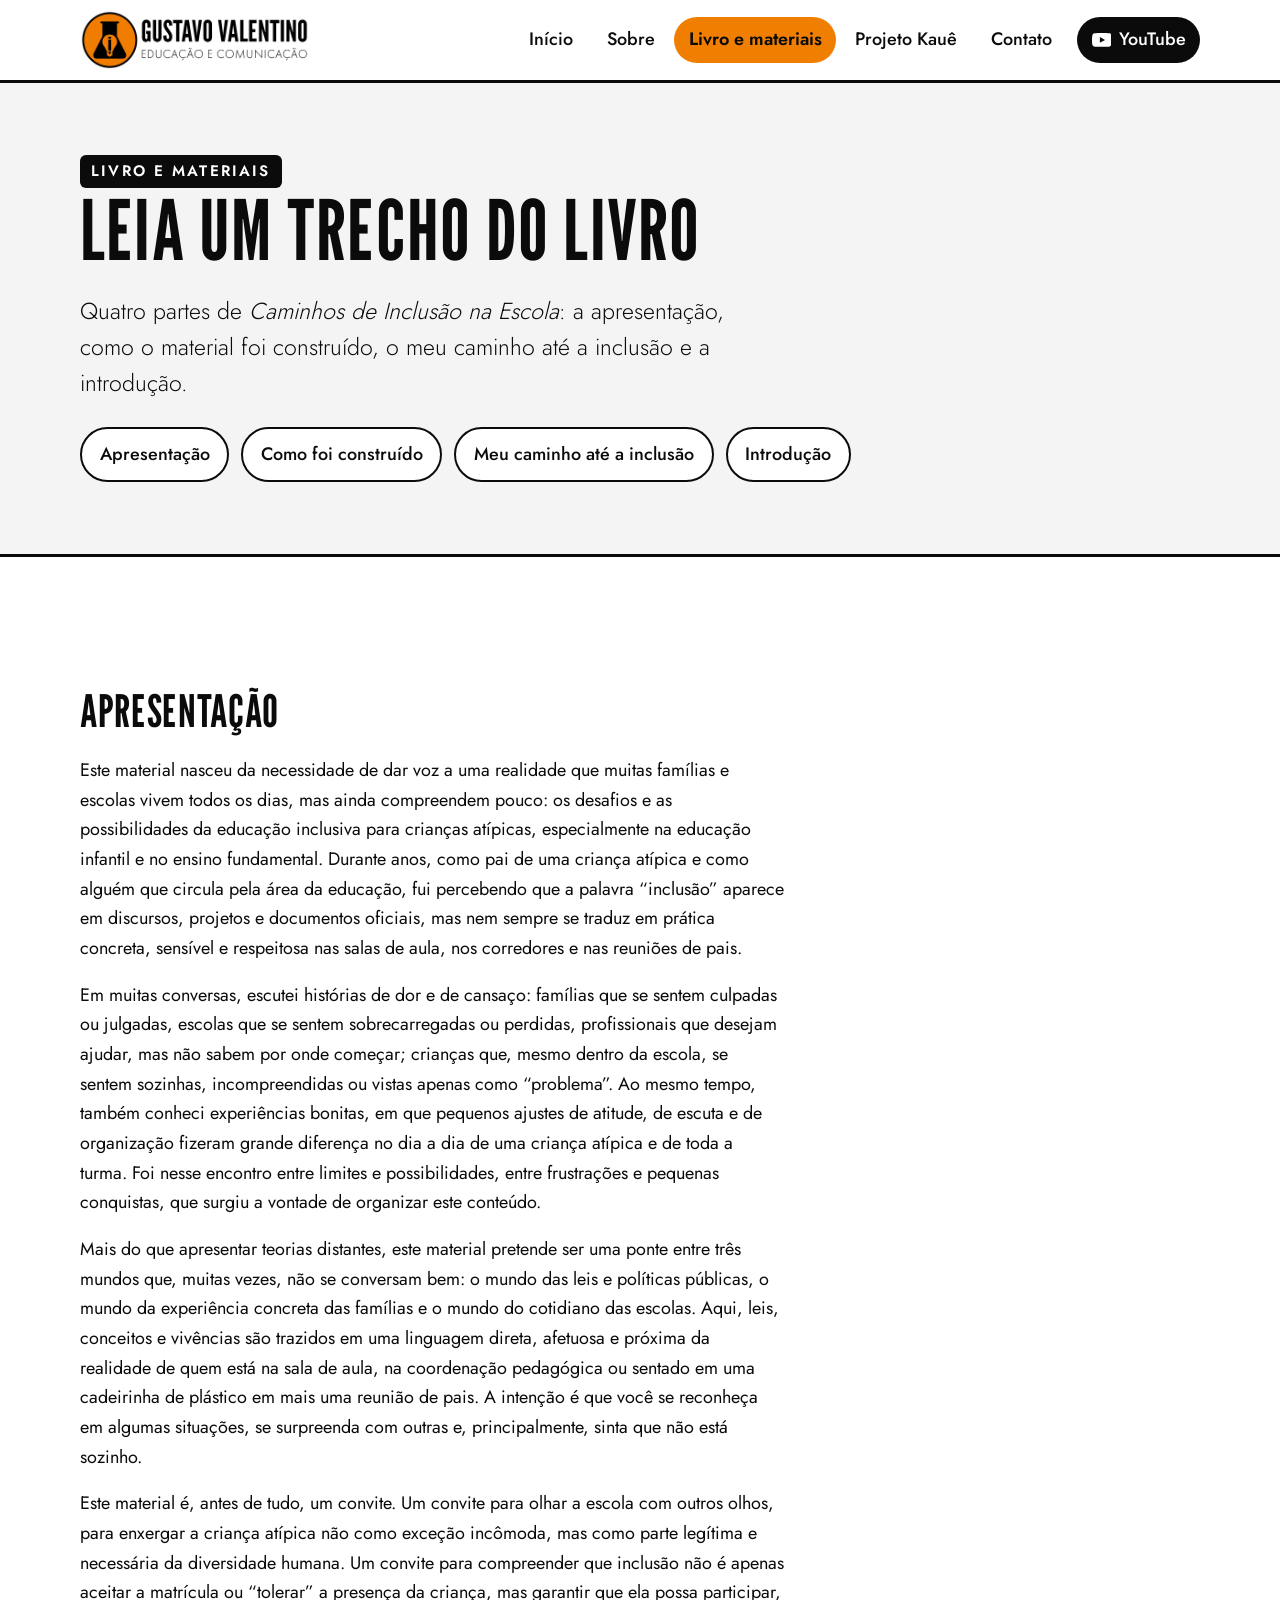
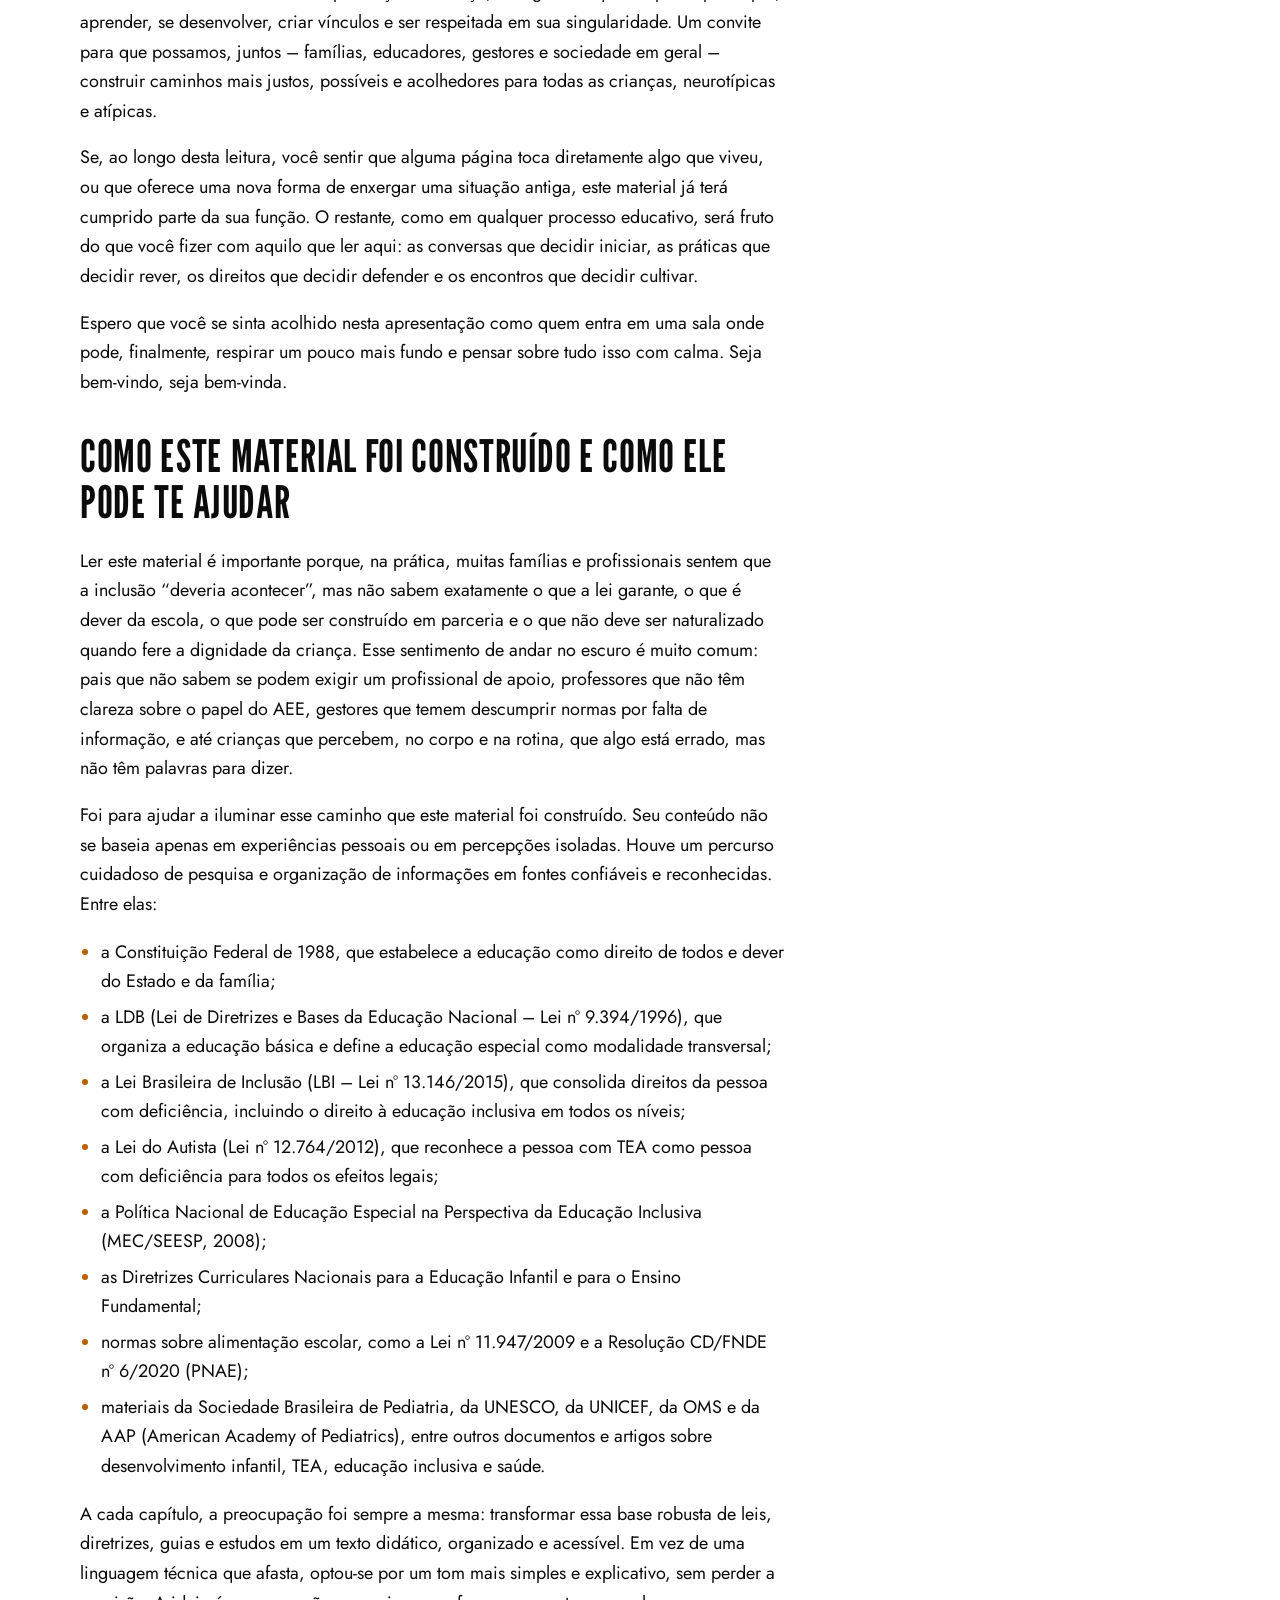
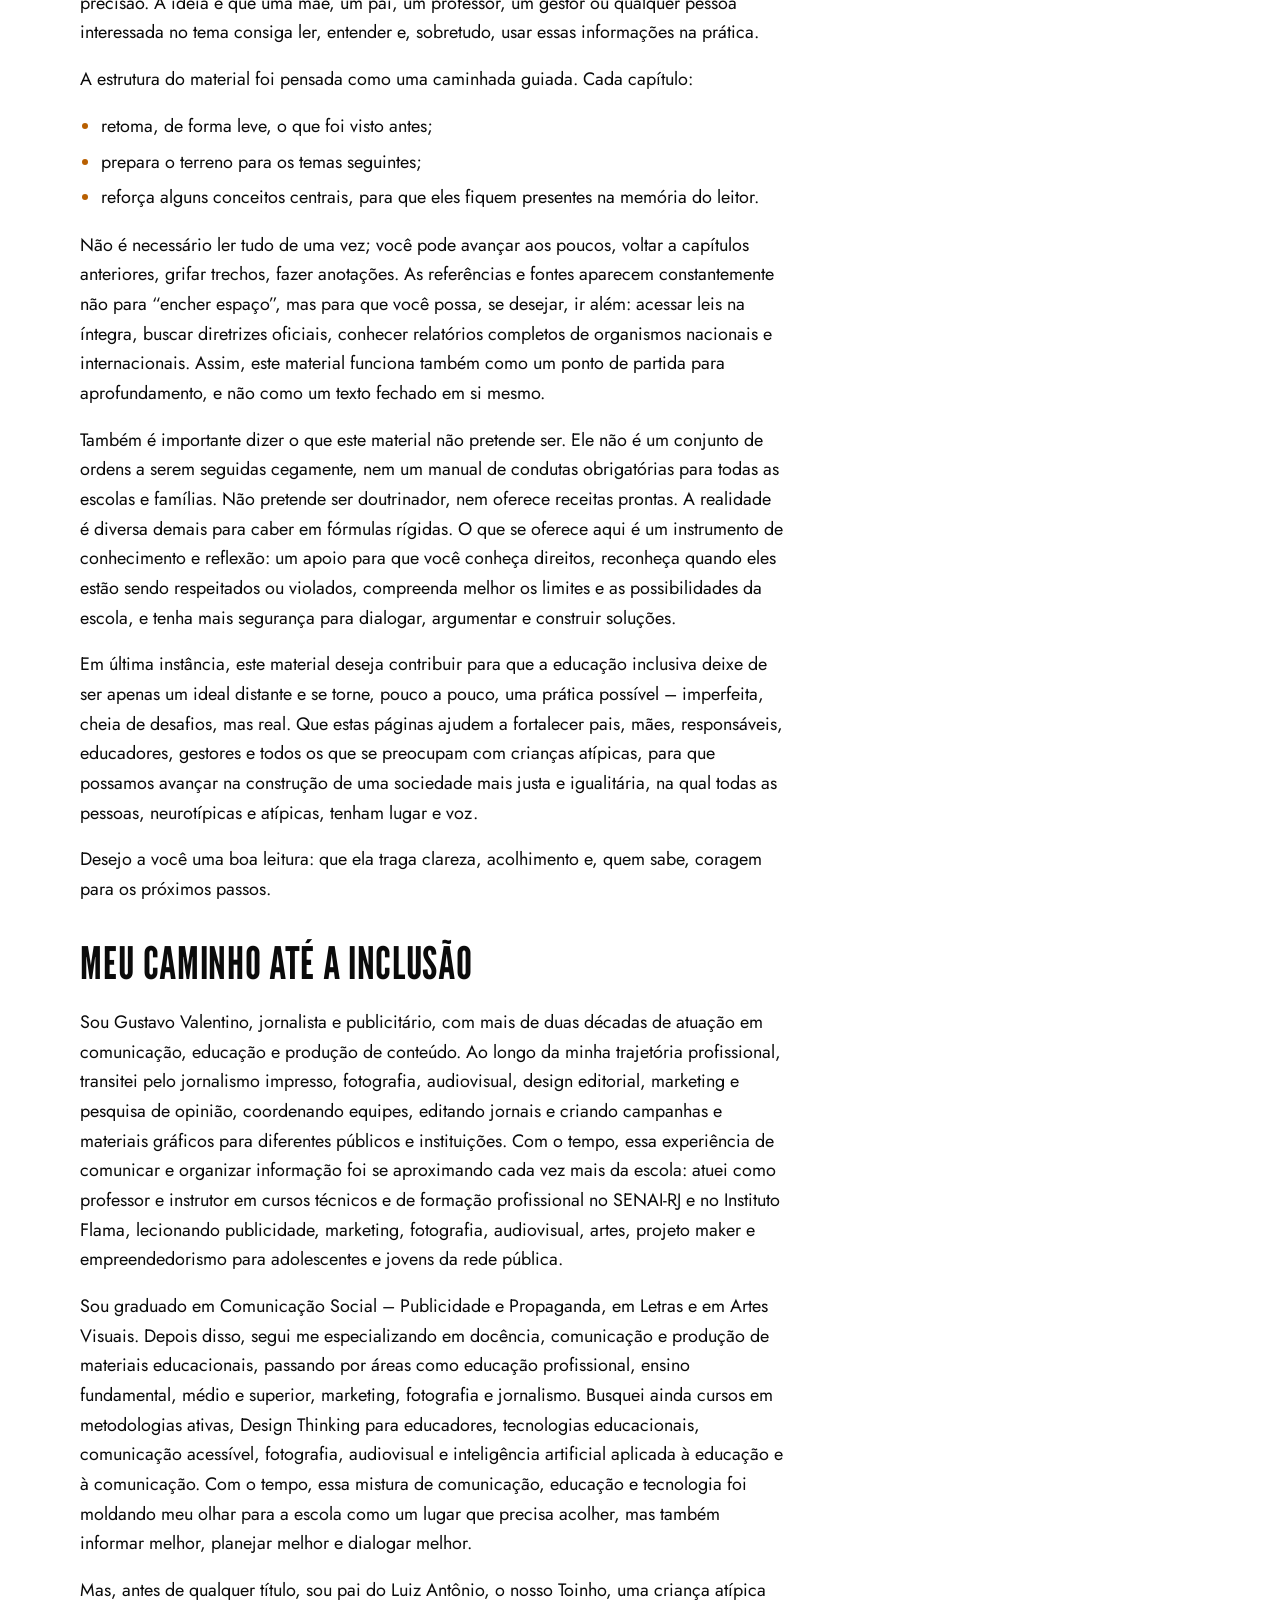
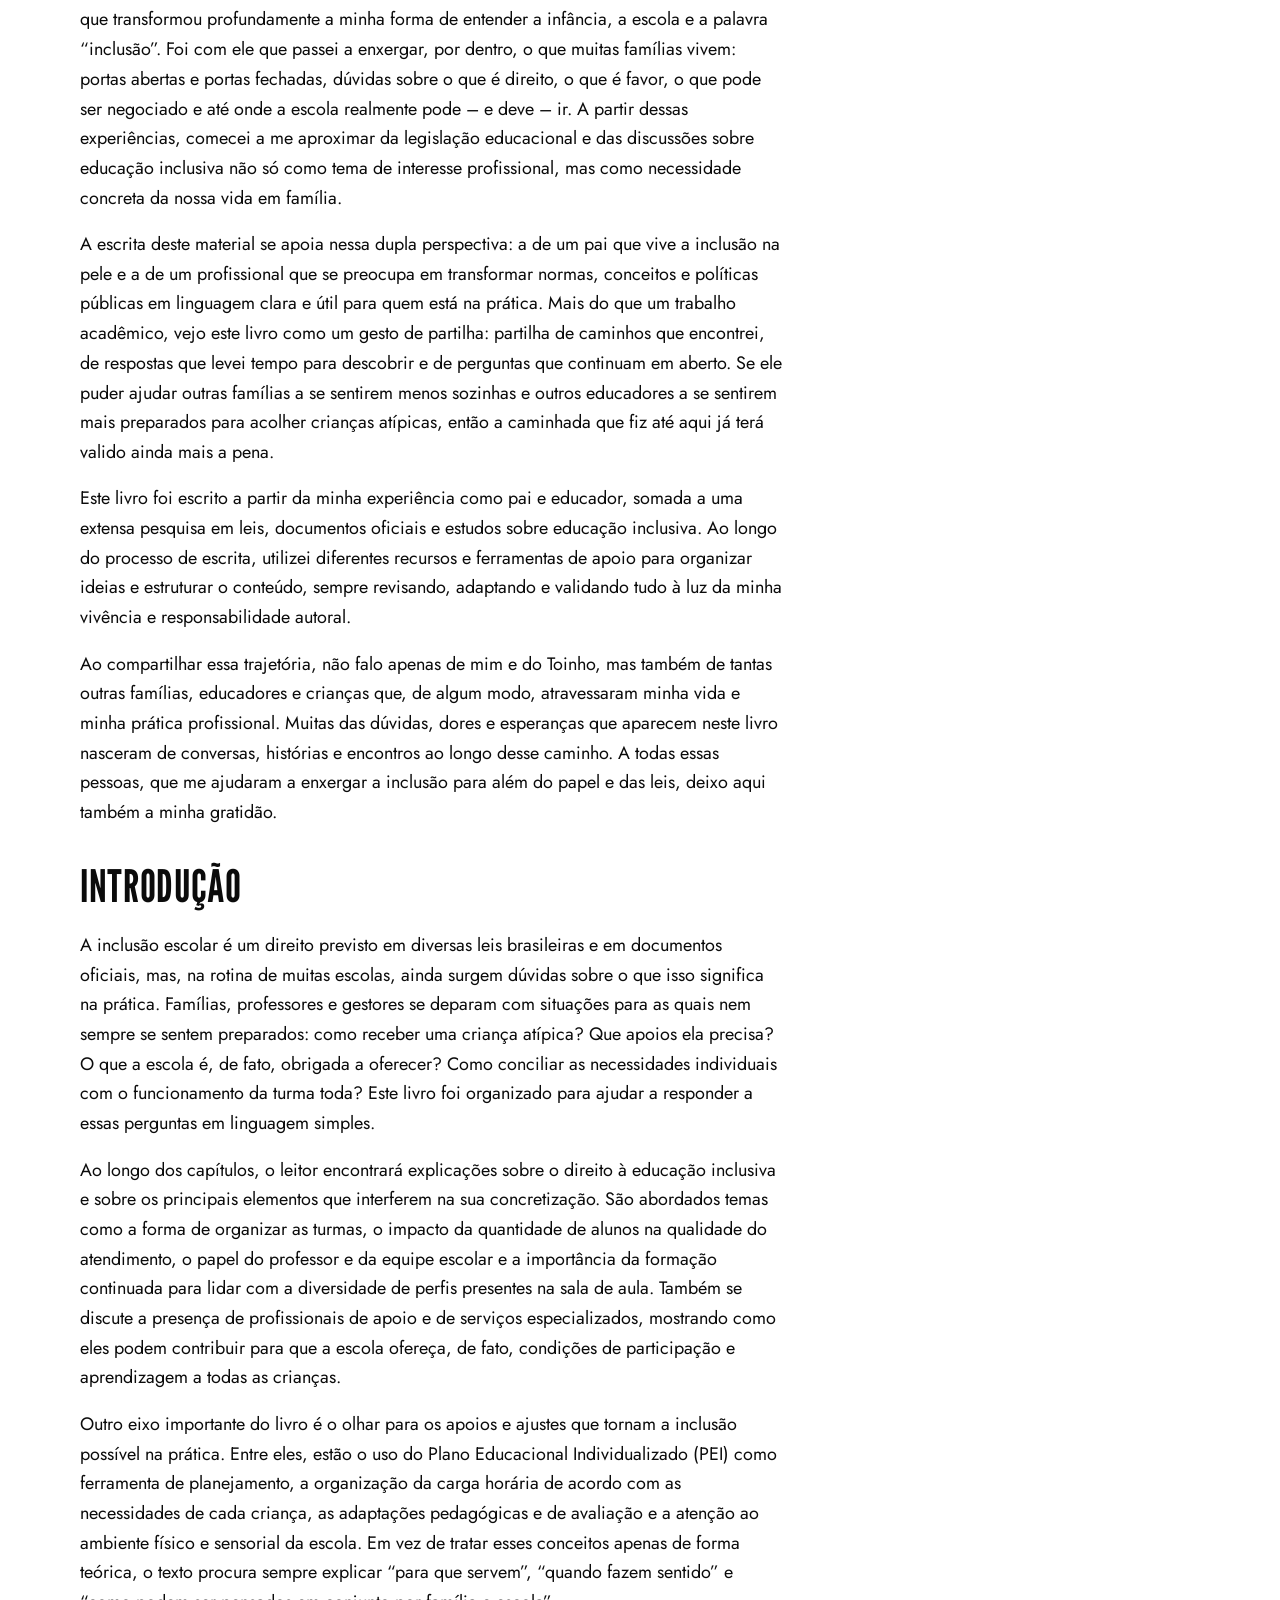
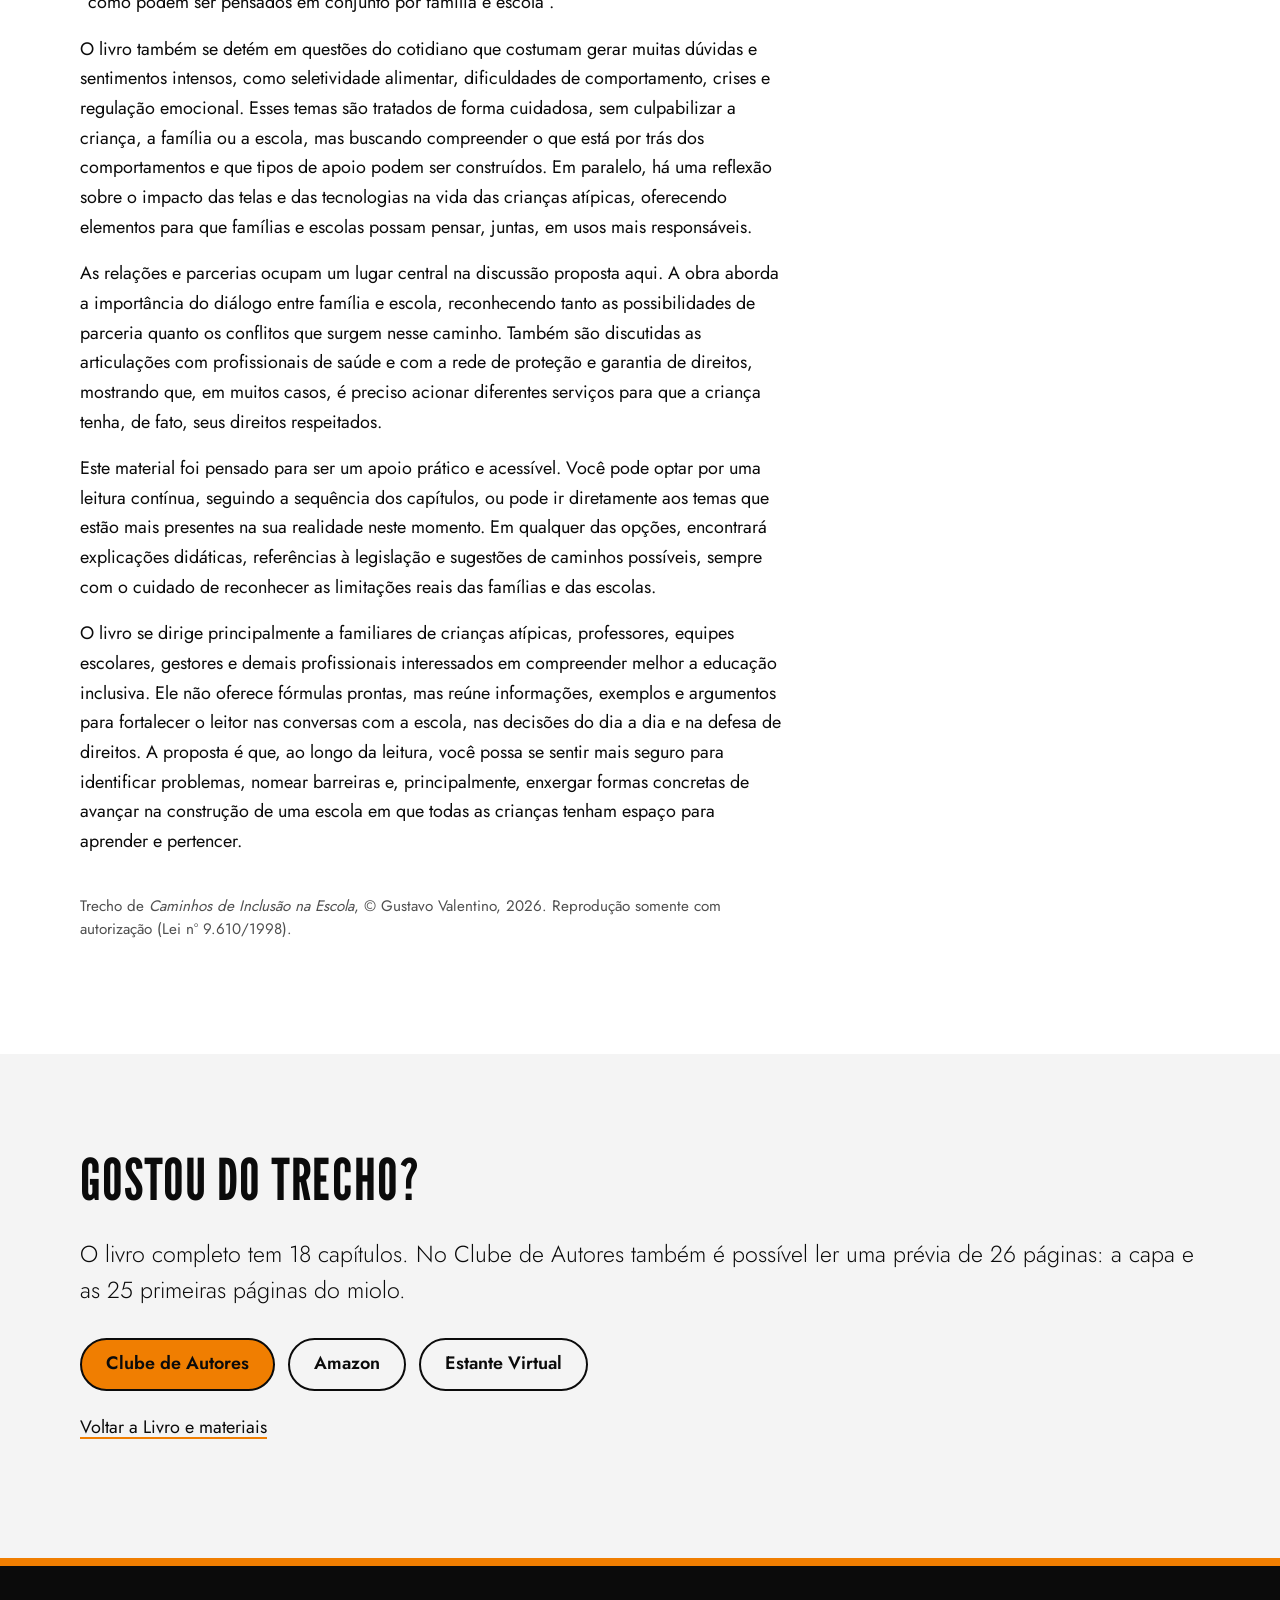
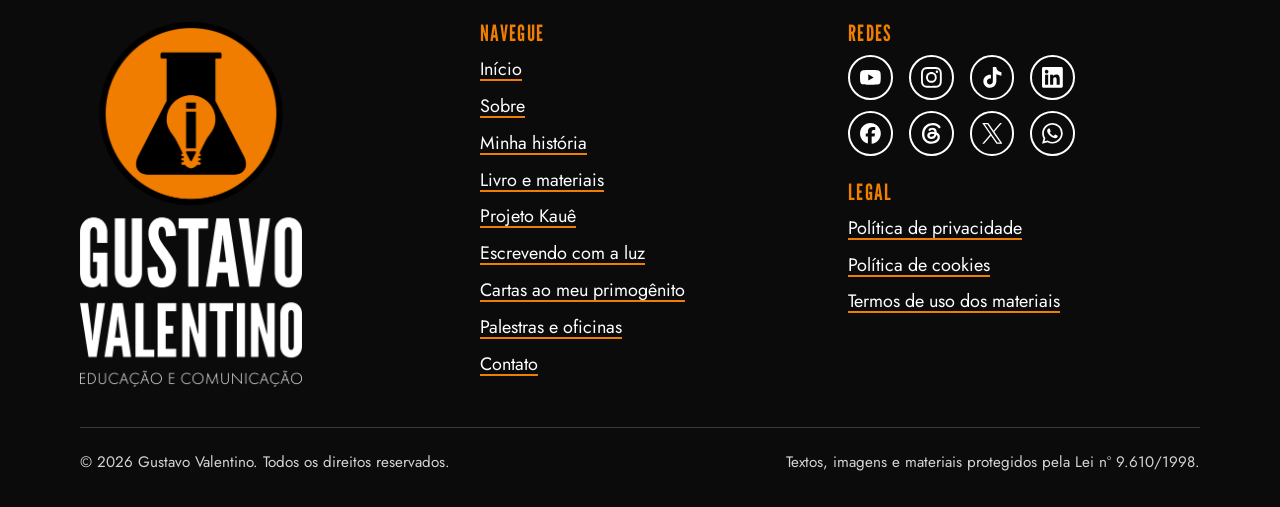
<file: trecho-do-livro.html>
<!doctype html>
<html lang="pt-BR" class="no-js">
<head>
<meta charset="utf-8">
<meta name="viewport" content="width=device-width, initial-scale=1">
<title>Leia um trecho do livro | Gustavo Valentino</title>
<meta name="description" content="Leia um trecho do livro Caminhos de Inclusão na Escola, de Gustavo Valentino: apresentação, como o material foi construído, o caminho do autor até a inclusão e a introdução.">
<meta name="google-site-verification" content="NZqcsrPwidVDBCwjTtgBw9CsJBk7ykiOT2rEx9dWaaY">
<link rel="canonical" href="https://vejaogustavo.github.io/trecho-do-livro.html">
<meta name="theme-color" content="#F07E01">
<meta property="og:type" content="website"><meta property="og:locale" content="pt_BR">
<meta property="og:site_name" content="Gustavo Valentino | Educação e Comunicação">
<meta property="og:title" content="Leia um trecho do livro | Gustavo Valentino"><meta property="og:description" content="Leia um trecho do livro Caminhos de Inclusão na Escola, de Gustavo Valentino: apresentação, como o material foi construído, o caminho do autor até a inclusão e a introdução.">
<meta property="og:url" content="https://vejaogustavo.github.io/trecho-do-livro.html"><meta property="og:image" content="https://vejaogustavo.github.io/assets/img/og.png">
<meta property="og:image:alt" content="Gustavo Valentino | Educação e Comunicação — Ideias acesas, saber compartilhado">
<meta name="twitter:card" content="summary_large_image">
<link rel="icon" href="favicon.ico" sizes="any"><link rel="icon" type="image/png" sizes="32x32" href="assets/img/favicon-32.png">
<link rel="apple-touch-icon" href="assets/img/apple-touch-icon.png">
<link rel="preload" href="assets/fonts/league-gothic-latin-400-normal.woff2" as="font" type="font/woff2" crossorigin>
<link rel="preload" href="assets/fonts/jost-latin-wght-normal.woff2" as="font" type="font/woff2" crossorigin>
<link rel="stylesheet" href="assets/css/style.css">
<script>document.documentElement.className="js"</script>
</head>
<body>
<a class="skip" href="#conteudo">Pular para o conteúdo</a>
<header class="site-header"><div class="wrap">
<a class="brand" href="index.html">
<img src="assets/img/logo-horizontal.png" width="1000" height="259" alt="Gustavo Valentino — Educação e Comunicação"><span class="sr-only"> — página inicial</span></a>
<button class="nav-toggle" type="button" aria-expanded="false" aria-controls="menu">Menu</button>
<nav class="main-nav" id="menu" aria-label="Principal"><ul><li><a href="index.html">Início</a></li><li><a href="sobre.html">Sobre</a></li><li><a href="materiais.html" aria-current="page">Livro e materiais</a></li><li><a href="projeto-kaue.html">Projeto Kauê</a></li><li><a href="contato.html">Contato</a></li><li class="nav-yt"><a href="https://www.youtube.com/@vejaogustavo" target="_blank" rel="noopener noreferrer"><svg viewBox="0 0 24 24" aria-hidden="true" focusable="false"><path d="M23.498 6.186a3.016 3.016 0 0 0-2.122-2.136C19.505 3.545 12 3.545 12 3.545s-7.505 0-9.377.505A3.017 3.017 0 0 0 .502 6.186C0 8.07 0 12 0 12s0 3.93.502 5.814a3.016 3.016 0 0 0 2.122 2.136c1.871.505 9.376.505 9.376.505s7.505 0 9.377-.505a3.015 3.015 0 0 0 2.122-2.136C24 15.93 24 12 24 12s0-3.93-.502-5.814zM9.545 15.568V8.432L15.818 12l-6.273 3.568z"/></svg><span>YouTube</span><span class="sr-only"> (abre em nova aba)</span></a></li></ul></nav>
</div></header>
<main id="conteudo">

<section class="page-head"><div class="wrap"><p class="eyebrow">Livro e materiais</p>
<h1>Leia um trecho do livro</h1>
<p class="lead">Quatro partes de <em>Caminhos de Inclusão na Escola</em>: a apresentação, como o material foi construído, o meu caminho até a inclusão e a introdução.</p>
<ul class="foto-index" aria-label="Partes do trecho"><li><a class="chip" href="#apresentacao">Apresentação</a></li><li><a class="chip" href="#como-foi-construido">Como foi construído</a></li><li><a class="chip" href="#meu-caminho">Meu caminho até a inclusão</a></li><li><a class="chip" href="#introducao">Introdução</a></li></ul></div></section>

<section class="band"><div class="wrap"><div class="prose excerpt">
<section id="apresentacao" aria-labelledby="h-apresentacao"><h2 id="h-apresentacao">Apresentação</h2><p>Este material nasceu da necessidade de dar voz a uma realidade que muitas famílias e escolas vivem todos os dias, mas ainda compreendem pouco: os desafios e as possibilidades da educação inclusiva para crianças atípicas, especialmente na educação infantil e no ensino fundamental. Durante anos, como pai de uma criança atípica e como alguém que circula pela área da educação, fui percebendo que a palavra “inclusão” aparece em discursos, projetos e documentos oficiais, mas nem sempre se traduz em prática concreta, sensível e respeitosa nas salas de aula, nos corredores e nas reuniões de pais.</p><p>Em muitas conversas, escutei histórias de dor e de cansaço: famílias que se sentem culpadas ou julgadas, escolas que se sentem sobrecarregadas ou perdidas, profissionais que desejam ajudar, mas não sabem por onde começar; crianças que, mesmo dentro da escola, se sentem sozinhas, incompreendidas ou vistas apenas como “problema”. Ao mesmo tempo, também conheci experiências bonitas, em que pequenos ajustes de atitude, de escuta e de organização fizeram grande diferença no dia a dia de uma criança atípica e de toda a turma. Foi nesse encontro entre limites e possibilidades, entre frustrações e pequenas conquistas, que surgiu a vontade de organizar este conteúdo.</p><p>Mais do que apresentar teorias distantes, este material pretende ser uma ponte entre três mundos que, muitas vezes, não se conversam bem: o mundo das leis e políticas públicas, o mundo da experiência concreta das famílias e o mundo do cotidiano das escolas. Aqui, leis, conceitos e vivências são trazidos em uma linguagem direta, afetuosa e próxima da realidade de quem está na sala de aula, na coordenação pedagógica ou sentado em uma cadeirinha de plástico em mais uma reunião de pais. A intenção é que você se reconheça em algumas situações, se surpreenda com outras e, principalmente, sinta que não está sozinho.</p><p>Este material é, antes de tudo, um convite. Um convite para olhar a escola com outros olhos, para enxergar a criança atípica não como exceção incômoda, mas como parte legítima e necessária da diversidade humana. Um convite para compreender que inclusão não é apenas aceitar a matrícula ou “tolerar” a presença da criança, mas garantir que ela possa participar, aprender, se desenvolver, criar vínculos e ser respeitada em sua singularidade. Um convite para que possamos, juntos – famílias, educadores, gestores e sociedade em geral – construir caminhos mais justos, possíveis e acolhedores para todas as crianças, neurotípicas e atípicas.</p><p>Se, ao longo desta leitura, você sentir que alguma página toca diretamente algo que viveu, ou que oferece uma nova forma de enxergar uma situação antiga, este material já terá cumprido parte da sua função. O restante, como em qualquer processo educativo, será fruto do que você fizer com aquilo que ler aqui: as conversas que decidir iniciar, as práticas que decidir rever, os direitos que decidir defender e os encontros que decidir cultivar.</p><p>Espero que você se sinta acolhido nesta apresentação como quem entra em uma sala onde pode, finalmente, respirar um pouco mais fundo e pensar sobre tudo isso com calma. Seja bem-vindo, seja bem-vinda.</p></section><section id="como-foi-construido" aria-labelledby="h-como-foi-construido"><h2 id="h-como-foi-construido">Como este material foi construído e como ele pode te ajudar</h2><p>Ler este material é importante porque, na prática, muitas famílias e profissionais sentem que a inclusão “deveria acontecer”, mas não sabem exatamente o que a lei garante, o que é dever da escola, o que pode ser construído em parceria e o que não deve ser naturalizado quando fere a dignidade da criança. Esse sentimento de andar no escuro é muito comum: pais que não sabem se podem exigir um profissional de apoio, professores que não têm clareza sobre o papel do AEE, gestores que temem descumprir normas por falta de informação, e até crianças que percebem, no corpo e na rotina, que algo está errado, mas não têm palavras para dizer.</p><p>Foi para ajudar a iluminar esse caminho que este material foi construído. Seu conteúdo não se baseia apenas em experiências pessoais ou em percepções isoladas. Houve um percurso cuidadoso de pesquisa e organização de informações em fontes confiáveis e reconhecidas. Entre elas:</p><ul><li>a Constituição Federal de 1988, que estabelece a educação como direito de todos e dever do Estado e da família;</li><li>a LDB (Lei de Diretrizes e Bases da Educação Nacional – Lei nº 9.394/1996), que organiza a educação básica e define a educação especial como modalidade transversal;</li><li>a Lei Brasileira de Inclusão (LBI – Lei nº 13.146/2015), que consolida direitos da pessoa com deficiência, incluindo o direito à educação inclusiva em todos os níveis;</li><li>a Lei do Autista (Lei nº 12.764/2012), que reconhece a pessoa com TEA como pessoa com deficiência para todos os efeitos legais;</li><li>a Política Nacional de Educação Especial na Perspectiva da Educação Inclusiva (MEC/SEESP, 2008);</li><li>as Diretrizes Curriculares Nacionais para a Educação Infantil e para o Ensino Fundamental;</li><li>normas sobre alimentação escolar, como a Lei nº 11.947/2009 e a Resolução CD/FNDE nº 6/2020 (PNAE);</li><li>materiais da Sociedade Brasileira de Pediatria, da UNESCO, da UNICEF, da OMS e da AAP (American Academy of Pediatrics), entre outros documentos e artigos sobre desenvolvimento infantil, TEA, educação inclusiva e saúde.</li></ul><p>A cada capítulo, a preocupação foi sempre a mesma: transformar essa base robusta de leis, diretrizes, guias e estudos em um texto didático, organizado e acessível. Em vez de uma linguagem técnica que afasta, optou-se por um tom mais simples e explicativo, sem perder a precisão. A ideia é que uma mãe, um pai, um professor, um gestor ou qualquer pessoa interessada no tema consiga ler, entender e, sobretudo, usar essas informações na prática.</p><p>A estrutura do material foi pensada como uma caminhada guiada. Cada capítulo:</p><ul><li>retoma, de forma leve, o que foi visto antes;</li><li>prepara o terreno para os temas seguintes;</li><li>reforça alguns conceitos centrais, para que eles fiquem presentes na memória do leitor.</li></ul><p>Não é necessário ler tudo de uma vez; você pode avançar aos poucos, voltar a capítulos anteriores, grifar trechos, fazer anotações. As referências e fontes aparecem constantemente não para “encher espaço”, mas para que você possa, se desejar, ir além: acessar leis na íntegra, buscar diretrizes oficiais, conhecer relatórios completos de organismos nacionais e internacionais. Assim, este material funciona também como um ponto de partida para aprofundamento, e não como um texto fechado em si mesmo.</p><p>Também é importante dizer o que este material não pretende ser. Ele não é um conjunto de ordens a serem seguidas cegamente, nem um manual de condutas obrigatórias para todas as escolas e famílias. Não pretende ser doutrinador, nem oferece receitas prontas. A realidade é diversa demais para caber em fórmulas rígidas. O que se oferece aqui é um instrumento de conhecimento e reflexão: um apoio para que você conheça direitos, reconheça quando eles estão sendo respeitados ou violados, compreenda melhor os limites e as possibilidades da escola, e tenha mais segurança para dialogar, argumentar e construir soluções.</p><p>Em última instância, este material deseja contribuir para que a educação inclusiva deixe de ser apenas um ideal distante e se torne, pouco a pouco, uma prática possível – imperfeita, cheia de desafios, mas real. Que estas páginas ajudem a fortalecer pais, mães, responsáveis, educadores, gestores e todos os que se preocupam com crianças atípicas, para que possamos avançar na construção de uma sociedade mais justa e igualitária, na qual todas as pessoas, neurotípicas e atípicas, tenham lugar e voz.</p><p>Desejo a você uma boa leitura: que ela traga clareza, acolhimento e, quem sabe, coragem para os próximos passos.</p></section><section id="meu-caminho" aria-labelledby="h-meu-caminho"><h2 id="h-meu-caminho">Meu caminho até a inclusão</h2><p>Sou Gustavo Valentino, jornalista e publicitário, com mais de duas décadas de atuação em comunicação, educação e produção de conteúdo. Ao longo da minha trajetória profissional, transitei pelo jornalismo impresso, fotografia, audiovisual, design editorial, marketing e pesquisa de opinião, coordenando equipes, editando jornais e criando campanhas e materiais gráficos para diferentes públicos e instituições. Com o tempo, essa experiência de comunicar e organizar informação foi se aproximando cada vez mais da escola: atuei como professor e instrutor em cursos técnicos e de formação profissional no SENAI-RJ e no Instituto Flama, lecionando publicidade, marketing, fotografia, audiovisual, artes, projeto maker e empreendedorismo para adolescentes e jovens da rede pública.</p><p>Sou graduado em Comunicação Social – Publicidade e Propaganda, em Letras e em Artes Visuais. Depois disso, segui me especializando em docência, comunicação e produção de materiais educacionais, passando por áreas como educação profissional, ensino fundamental, médio e superior, marketing, fotografia e jornalismo. Busquei ainda cursos em metodologias ativas, Design Thinking para educadores, tecnologias educacionais, comunicação acessível, fotografia, audiovisual e inteligência artificial aplicada à educação e à comunicação. Com o tempo, essa mistura de comunicação, educação e tecnologia foi moldando meu olhar para a escola como um lugar que precisa acolher, mas também informar melhor, planejar melhor e dialogar melhor.</p><p>Mas, antes de qualquer título, sou pai do Luiz Antônio, o nosso Toinho, uma criança atípica que transformou profundamente a minha forma de entender a infância, a escola e a palavra “inclusão”. Foi com ele que passei a enxergar, por dentro, o que muitas famílias vivem: portas abertas e portas fechadas, dúvidas sobre o que é direito, o que é favor, o que pode ser negociado e até onde a escola realmente pode – e deve – ir. A partir dessas experiências, comecei a me aproximar da legislação educacional e das discussões sobre educação inclusiva não só como tema de interesse profissional, mas como necessidade concreta da nossa vida em família.</p><p>A escrita deste material se apoia nessa dupla perspectiva: a de um pai que vive a inclusão na pele e a de um profissional que se preocupa em transformar normas, conceitos e políticas públicas em linguagem clara e útil para quem está na prática. Mais do que um trabalho acadêmico, vejo este livro como um gesto de partilha: partilha de caminhos que encontrei, de respostas que levei tempo para descobrir e de perguntas que continuam em aberto. Se ele puder ajudar outras famílias a se sentirem menos sozinhas e outros educadores a se sentirem mais preparados para acolher crianças atípicas, então a caminhada que fiz até aqui já terá valido ainda mais a pena.</p><p>Este livro foi escrito a partir da minha experiência como pai e educador, somada a uma extensa pesquisa em leis, documentos oficiais e estudos sobre educação inclusiva. Ao longo do processo de escrita, utilizei diferentes recursos e ferramentas de apoio para organizar ideias e estruturar o conteúdo, sempre revisando, adaptando e validando tudo à luz da minha vivência e responsabilidade autoral.</p><p>Ao compartilhar essa trajetória, não falo apenas de mim e do Toinho, mas também de tantas outras famílias, educadores e crianças que, de algum modo, atravessaram minha vida e minha prática profissional. Muitas das dúvidas, dores e esperanças que aparecem neste livro nasceram de conversas, histórias e encontros ao longo desse caminho. A todas essas pessoas, que me ajudaram a enxergar a inclusão para além do papel e das leis, deixo aqui também a minha gratidão.</p></section><section id="introducao" aria-labelledby="h-introducao"><h2 id="h-introducao">Introdução</h2><p>A inclusão escolar é um direito previsto em diversas leis brasileiras e em documentos oficiais, mas, na rotina de muitas escolas, ainda surgem dúvidas sobre o que isso significa na prática. Famílias, professores e gestores se deparam com situações para as quais nem sempre se sentem preparados: como receber uma criança atípica? Que apoios ela precisa? O que a escola é, de fato, obrigada a oferecer? Como conciliar as necessidades individuais com o funcionamento da turma toda? Este livro foi organizado para ajudar a responder a essas perguntas em linguagem simples.</p><p>Ao longo dos capítulos, o leitor encontrará explicações sobre o direito à educação inclusiva e sobre os principais elementos que interferem na sua concretização. São abordados temas como a forma de organizar as turmas, o impacto da quantidade de alunos na qualidade do atendimento, o papel do professor e da equipe escolar e a importância da formação continuada para lidar com a diversidade de perfis presentes na sala de aula. Também se discute a presença de profissionais de apoio e de serviços especializados, mostrando como eles podem contribuir para que a escola ofereça, de fato, condições de participação e aprendizagem a todas as crianças.</p><p>Outro eixo importante do livro é o olhar para os apoios e ajustes que tornam a inclusão possível na prática. Entre eles, estão o uso do Plano Educacional Individualizado (PEI) como ferramenta de planejamento, a organização da carga horária de acordo com as necessidades de cada criança, as adaptações pedagógicas e de avaliação e a atenção ao ambiente físico e sensorial da escola. Em vez de tratar esses conceitos apenas de forma teórica, o texto procura sempre explicar “para que servem”, “quando fazem sentido” e “como podem ser pensados em conjunto por família e escola”.</p><p>O livro também se detém em questões do cotidiano que costumam gerar muitas dúvidas e sentimentos intensos, como seletividade alimentar, dificuldades de comportamento, crises e regulação emocional. Esses temas são tratados de forma cuidadosa, sem culpabilizar a criança, a família ou a escola, mas buscando compreender o que está por trás dos comportamentos e que tipos de apoio podem ser construídos. Em paralelo, há uma reflexão sobre o impacto das telas e das tecnologias na vida das crianças atípicas, oferecendo elementos para que famílias e escolas possam pensar, juntas, em usos mais responsáveis.</p><p>As relações e parcerias ocupam um lugar central na discussão proposta aqui. A obra aborda a importância do diálogo entre família e escola, reconhecendo tanto as possibilidades de parceria quanto os conflitos que surgem nesse caminho. Também são discutidas as articulações com profissionais de saúde e com a rede de proteção e garantia de direitos, mostrando que, em muitos casos, é preciso acionar diferentes serviços para que a criança tenha, de fato, seus direitos respeitados.</p><p>Este material foi pensado para ser um apoio prático e acessível. Você pode optar por uma leitura contínua, seguindo a sequência dos capítulos, ou pode ir diretamente aos temas que estão mais presentes na sua realidade neste momento. Em qualquer das opções, encontrará explicações didáticas, referências à legislação e sugestões de caminhos possíveis, sempre com o cuidado de reconhecer as limitações reais das famílias e das escolas.</p><p>O livro se dirige principalmente a familiares de crianças atípicas, professores, equipes escolares, gestores e demais profissionais interessados em compreender melhor a educação inclusiva. Ele não oferece fórmulas prontas, mas reúne informações, exemplos e argumentos para fortalecer o leitor nas conversas com a escola, nas decisões do dia a dia e na defesa de direitos. A proposta é que, ao longo da leitura, você possa se sentir mais seguro para identificar problemas, nomear barreiras e, principalmente, enxergar formas concretas de avançar na construção de uma escola em que todas as crianças tenham espaço para aprender e pertencer.</p></section>
<p class="fine" style="margin-top:2.4rem">Trecho de <em>Caminhos de Inclusão na Escola</em>, © Gustavo Valentino, 2026. Reprodução somente com autorização (Lei nº 9.610/1998).</p>
</div></div></section>

<section class="band band--gray" aria-labelledby="ler-mais"><div class="wrap">
<h2 id="ler-mais">Gostou do trecho?</h2>
<p class="lead">O livro completo tem 18 capítulos. No Clube de Autores também é possível ler uma prévia de 26 páginas: a capa e as 25 primeiras páginas do miolo.</p>
<div class="actions"><a class="btn" href="https://clubedeautores.com.br/livro/caminhos-de-inclusao-na-escola-2" target="_blank" rel="noopener noreferrer">Clube de Autores<span class="sr-only"> (abre em nova aba)</span></a><a class="btn btn--ghost" href="https://www.amazon.com.br/dp/6502057411" target="_blank" rel="noopener noreferrer">Amazon<span class="sr-only"> (abre em nova aba)</span></a><a class="btn btn--ghost" href="https://www.estantevirtual.com.br/livro/caminhos-de-inclusao-na-escola-TJ1-7199-000" target="_blank" rel="noopener noreferrer">Estante Virtual<span class="sr-only"> (abre em nova aba)</span></a></div>
<p style="margin-top:1.4rem"><a href="materiais.html#livro">Voltar a Livro e materiais</a></p>
</div></section>

</main>
<footer class="site-footer"><div class="wrap">
<div class="foot-grid">
<div class="foot-logo"><img src="assets/img/logo-vertical.png" width="900" height="1479" alt="Gustavo Valentino — Educação e Comunicação" loading="lazy"></div>
<div><h2>Navegue</h2><ul class="links">
<li><a href="index.html">Início</a></li><li><a href="sobre.html">Sobre</a></li><li><a href="minha-historia.html">Minha história</a></li>
<li><a href="materiais.html">Livro e materiais</a></li><li><a href="projeto-kaue.html">Projeto Kauê</a></li><li><a href="fotografia.html">Escrevendo com a luz</a></li>
<li><a href="cartas.html">Cartas ao meu primogênito</a></li><li><a href="contato.html#palestras">Palestras e oficinas</a></li><li><a href="contato.html">Contato</a></li></ul></div>
<div><h2>Redes</h2><ul class="foot-social"><li><a href="https://www.youtube.com/@vejaogustavo" target="_blank" rel="noopener noreferrer"><svg viewBox="0 0 24 24" aria-hidden="true" focusable="false"><path d="M23.498 6.186a3.016 3.016 0 0 0-2.122-2.136C19.505 3.545 12 3.545 12 3.545s-7.505 0-9.377.505A3.017 3.017 0 0 0 .502 6.186C0 8.07 0 12 0 12s0 3.93.502 5.814a3.016 3.016 0 0 0 2.122 2.136c1.871.505 9.376.505 9.376.505s7.505 0 9.377-.505a3.015 3.015 0 0 0 2.122-2.136C24 15.93 24 12 24 12s0-3.93-.502-5.814zM9.545 15.568V8.432L15.818 12l-6.273 3.568z"/></svg><span class="sr-only">YouTube (abre em nova aba)</span></a></li><li><a href="https://www.instagram.com/vejaogustavo" target="_blank" rel="noopener noreferrer"><svg viewBox="0 0 24 24" aria-hidden="true" focusable="false"><path d="M7.0301.084c-1.2768.0602-2.1487.264-2.911.5634-.7888.3075-1.4575.72-2.1228 1.3877-.6652.6677-1.075 1.3368-1.3802 2.127-.2954.7638-.4956 1.6365-.552 2.914-.0564 1.2775-.0689 1.6882-.0626 4.947.0062 3.2586.0206 3.6671.0825 4.9473.061 1.2765.264 2.1482.5635 2.9107.308.7889.72 1.4573 1.388 2.1228.6679.6655 1.3365 1.0743 2.1285 1.38.7632.295 1.6361.4961 2.9134.552 1.2773.056 1.6884.069 4.9462.0627 3.2578-.0062 3.668-.0207 4.9478-.0814 1.28-.0607 2.147-.2652 2.9098-.5633.7889-.3086 1.4578-.72 2.1228-1.3881.665-.6682 1.0745-1.3378 1.3795-2.1284.2957-.7632.4966-1.636.552-2.9124.056-1.2809.0692-1.6898.063-4.948-.0063-3.2583-.021-3.6668-.0817-4.9465-.0607-1.2797-.264-2.1487-.5633-2.9117-.3084-.7889-.72-1.4568-1.3876-2.1228C21.2982 1.33 20.628.9208 19.8378.6165 19.074.321 18.2017.1197 16.9244.0645 15.6471.0093 15.236-.005 11.977.0014 8.718.0076 8.31.0215 7.0301.0839m.1402 21.6932c-1.17-.0509-1.8053-.2453-2.2287-.408-.5606-.216-.96-.4771-1.3819-.895-.422-.4178-.6811-.8186-.9-1.378-.1644-.4234-.3624-1.058-.4171-2.228-.0595-1.2645-.072-1.6442-.079-4.848-.007-3.2037.0053-3.583.0607-4.848.05-1.169.2456-1.805.408-2.2282.216-.5613.4762-.96.895-1.3816.4188-.4217.8184-.6814 1.3783-.9003.423-.1651 1.0575-.3614 2.227-.4171 1.2655-.06 1.6447-.072 4.848-.079 3.2033-.007 3.5835.005 4.8495.0608 1.169.0508 1.8053.2445 2.228.408.5608.216.96.4754 1.3816.895.4217.4194.6816.8176.9005 1.3787.1653.4217.3617 1.056.4169 2.2263.0602 1.2655.0739 1.645.0796 4.848.0058 3.203-.0055 3.5834-.061 4.848-.051 1.17-.245 1.8055-.408 2.2294-.216.5604-.4763.96-.8954 1.3814-.419.4215-.8181.6811-1.3783.9-.4224.1649-1.0577.3617-2.2262.4174-1.2656.0595-1.6448.072-4.8493.079-3.2045.007-3.5825-.006-4.848-.0608M16.953 5.5864A1.44 1.44 0 1 0 18.39 4.144a1.44 1.44 0 0 0-1.437 1.4424M5.8385 12.012c.0067 3.4032 2.7706 6.1557 6.173 6.1493 3.4026-.0065 6.157-2.7701 6.1506-6.1733-.0065-3.4032-2.771-6.1565-6.174-6.1498-3.403.0067-6.156 2.771-6.1496 6.1738M8 12.0077a4 4 0 1 1 4.008 3.9921A3.9996 3.9996 0 0 1 8 12.0077"/></svg><span class="sr-only">Instagram (abre em nova aba)</span></a></li><li><a href="https://www.tiktok.com/@vejaogustavo" target="_blank" rel="noopener noreferrer"><svg viewBox="0 0 24 24" aria-hidden="true" focusable="false"><path d="M12.525.02c1.31-.02 2.61-.01 3.91-.02.08 1.53.63 3.09 1.75 4.17 1.12 1.11 2.7 1.62 4.24 1.79v4.03c-1.44-.05-2.89-.35-4.2-.97-.57-.26-1.1-.59-1.62-.93-.01 2.92.01 5.84-.02 8.75-.08 1.4-.54 2.79-1.35 3.94-1.31 1.92-3.58 3.17-5.91 3.21-1.43.08-2.86-.31-4.08-1.03-2.02-1.19-3.44-3.37-3.65-5.71-.02-.5-.03-1-.01-1.49.18-1.9 1.12-3.72 2.58-4.96 1.66-1.44 3.98-2.13 6.15-1.72.02 1.48-.04 2.96-.04 4.44-.99-.32-2.15-.23-3.02.37-.63.41-1.11 1.04-1.36 1.75-.21.51-.15 1.07-.14 1.61.24 1.64 1.82 3.02 3.5 2.87 1.12-.01 2.19-.66 2.77-1.61.19-.33.4-.67.41-1.06.1-1.79.06-3.57.07-5.36.01-4.03-.01-8.05.02-12.07z"/></svg><span class="sr-only">TikTok (abre em nova aba)</span></a></li><li><a href="https://www.linkedin.com/company/vejaogustavo" target="_blank" rel="noopener noreferrer"><svg viewBox="0 0 24 24" aria-hidden="true" focusable="false"><path d="M20.447 20.452h-3.554v-5.569c0-1.328-.027-3.037-1.852-3.037-1.853 0-2.136 1.445-2.136 2.939v5.667H9.351V9h3.414v1.561h.046c.477-.9 1.637-1.85 3.37-1.85 3.601 0 4.267 2.37 4.267 5.455v6.286zM5.337 7.433c-1.144 0-2.063-.926-2.063-2.065 0-1.138.92-2.063 2.063-2.063 1.14 0 2.064.925 2.064 2.063 0 1.139-.925 2.065-2.064 2.065zm1.782 13.019H3.555V9h3.564v11.452zM22.225 0H1.771C.792 0 0 .774 0 1.729v20.542C0 23.227.792 24 1.771 24h20.451C23.2 24 24 23.227 24 22.271V1.729C24 .774 23.2 0 22.222 0h.003z"/></svg><span class="sr-only">LinkedIn (abre em nova aba)</span></a></li><li><a href="https://www.facebook.com/vejaogustavo" target="_blank" rel="noopener noreferrer"><svg viewBox="0 0 24 24" aria-hidden="true" focusable="false"><path d="M9.101 23.691v-7.98H6.627v-3.667h2.474v-1.58c0-4.085 1.848-5.978 5.858-5.978.401 0 .955.042 1.468.103a8.68 8.68 0 0 1 1.141.195v3.325a8.623 8.623 0 0 0-.653-.036 26.805 26.805 0 0 0-.733-.009c-.707 0-1.259.096-1.675.309a1.686 1.686 0 0 0-.679.622c-.258.42-.374.995-.374 1.752v1.297h3.919l-.386 2.103-.287 1.564h-3.246v8.245C19.396 23.238 24 18.179 24 12.044c0-6.627-5.373-12-12-12s-12 5.373-12 12c0 5.628 3.874 10.35 9.101 11.647Z"/></svg><span class="sr-only">Facebook (abre em nova aba)</span></a></li><li><a href="https://www.threads.com/@vejaogustavo" target="_blank" rel="noopener noreferrer"><svg viewBox="0 0 24 24" aria-hidden="true" focusable="false"><path d="M18.263 11.097c-.03-3.486-1.92-5.586-5.111-5.586-2.13 0-3.922.963-4.863 2.499l2.062 1.438c.535-.843 1.272-1.543 2.628-1.543 1.528 0 2.318.85 2.544 2.431a15 15 0 0 0-2.236-.173c-4.125 0-6.068 1.867-6.068 4.336s1.943 3.99 4.804 3.99c3.139 0 5.013-2.115 5.781-4.735.798.361 1.348 1.204 1.348 2.47 0 3.387-3.907 5.232-7.22 5.232-4.885 0-8.077-3.207-8.077-8.424 0-6.392 4.223-10.487 9.9-10.487 3.808 0 5.69 1.671 6.97 3.914l2.108-1.475C21.44 2.078 18.331 0 13.663 0 6.227 0 1.168 5.277 1.168 12.934c0 7 4.953 11.066 10.856 11.066 4.878 0 9.809-2.846 9.809-7.716 0-2.545-1.46-4.231-3.569-5.187m-6.33 4.855c-1.077 0-2.026-.512-2.026-1.453 0-1.483 1.822-1.934 3.606-1.934.678 0 1.34.045 1.927.173-.422 1.927-1.671 3.215-3.508 3.214Z"/></svg><span class="sr-only">Threads (abre em nova aba)</span></a></li><li><a href="https://x.com/vejaogustavo" target="_blank" rel="noopener noreferrer"><svg viewBox="0 0 24 24" aria-hidden="true" focusable="false"><path d="M14.234 10.162 22.977 0h-2.072l-7.591 8.824L7.251 0H.258l9.168 13.343L.258 24H2.33l8.016-9.318L16.749 24h6.993zm-2.837 3.299-.929-1.329L3.076 1.56h3.182l5.965 8.532.929 1.329 7.754 11.09h-3.182z"/></svg><span class="sr-only">X (abre em nova aba)</span></a></li><li><a href="https://wa.me/5521988305319" target="_blank" rel="noopener noreferrer"><svg viewBox="0 0 24 24" aria-hidden="true" focusable="false"><path d="M17.472 14.382c-.297-.149-1.758-.867-2.03-.967-.273-.099-.471-.148-.67.15-.197.297-.767.966-.94 1.164-.173.199-.347.223-.644.075-.297-.15-1.255-.463-2.39-1.475-.883-.788-1.48-1.761-1.653-2.059-.173-.297-.018-.458.13-.606.134-.133.298-.347.446-.52.149-.174.198-.298.298-.497.099-.198.05-.371-.025-.52-.075-.149-.669-1.612-.916-2.207-.242-.579-.487-.5-.669-.51-.173-.008-.371-.01-.57-.01-.198 0-.52.074-.792.372-.272.297-1.04 1.016-1.04 2.479 0 1.462 1.065 2.875 1.213 3.074.149.198 2.096 3.2 5.077 4.487.709.306 1.262.489 1.694.625.712.227 1.36.195 1.871.118.571-.085 1.758-.719 2.006-1.413.248-.694.248-1.289.173-1.413-.074-.124-.272-.198-.57-.347m-5.421 7.403h-.004a9.87 9.87 0 01-5.031-1.378l-.361-.214-3.741.982.998-3.648-.235-.374a9.86 9.86 0 01-1.51-5.26c.001-5.45 4.436-9.884 9.888-9.884 2.64 0 5.122 1.03 6.988 2.898a9.825 9.825 0 012.893 6.994c-.003 5.45-4.437 9.884-9.885 9.884m8.413-18.297A11.815 11.815 0 0012.05 0C5.495 0 .16 5.335.157 11.892c0 2.096.547 4.142 1.588 5.945L.057 24l6.305-1.654a11.882 11.882 0 005.683 1.448h.005c6.554 0 11.89-5.335 11.893-11.893a11.821 11.821 0 00-3.48-8.413Z"/></svg><span class="sr-only">WhatsApp (abre em nova aba)</span></a></li></ul>
<h2 class="foot-legal">Legal</h2><ul class="links">
<li><a href="privacidade.html">Política de privacidade</a></li><li><a href="cookies.html">Política de cookies</a></li>
<li><a href="termos-materiais.html">Termos de uso dos materiais</a></li></ul></div>
</div>
<div class="foot-bottom"><p>© 2026 Gustavo Valentino. Todos os direitos reservados.</p>
<p>Textos, imagens e materiais protegidos pela Lei nº 9.610/1998.</p></div>
</div></footer>
<script src="assets/js/menu.js" defer></script>
</body>
</html>
</file>
<file: assets/css/style.css>
/* Gustavo Valentino | Educação e Comunicação — folha de estilo única, sem dependências externas */
@font-face{font-family:"League Gothic";src:url("../fonts/league-gothic-latin-400-normal.woff2") format("woff2");font-weight:400;font-style:normal;font-display:swap}
@font-face{font-family:"Jost";src:url("../fonts/jost-latin-wght-normal.woff2") format("woff2");font-weight:100 900;font-style:normal;font-display:swap}

:root{
  --orange:#F07E01;
  --orange-dark:#B85F00;   /* texto laranja sobre branco passa a 4,6:1 */
  --black:#0B0B0B;
  --white:#FFFFFF;
  --gray-bg:#F4F4F4;
  --gray-text:#4F4F4F;
  --line:#DCDCDC;
  --radius:14px;
  --wrap:1120px;
  --head:"League Gothic","Arial Narrow",Impact,sans-serif;
  --body:"Jost","Futura","Century Gothic","Trebuchet MS",Arial,sans-serif;
}
*,*::before,*::after{box-sizing:border-box}
html{-webkit-text-size-adjust:100%;scroll-padding-top:5.5rem;scroll-behavior:smooth}
@media (prefers-reduced-motion:reduce){html{scroll-behavior:auto}*{animation:none!important;transition:none!important}}
body{margin:0;font-family:var(--body);font-size:1.125rem;line-height:1.65;color:var(--black);background:var(--white);font-weight:400}
img,svg{max-width:100%;height:auto}
h1,h2,h3{font-family:var(--head);font-weight:400;text-transform:uppercase;letter-spacing:.015em;line-height:1.02;margin:0 0 .5em}
h1{font-size:clamp(3rem,7vw,5.5rem)}
h2{font-size:clamp(2.3rem,5vw,3.6rem)}
h3{font-size:1.75rem;line-height:1.1}
p{margin:0 0 1.1em}
a{color:inherit;text-decoration:underline;text-decoration-color:var(--orange);text-decoration-thickness:2px;text-underline-offset:.2em}
a:hover{background:var(--orange);text-decoration-color:var(--black)}
:focus-visible{outline:3px solid var(--black);outline-offset:3px;box-shadow:0 0 0 6px var(--orange)}
.band--dark :focus-visible,.site-footer :focus-visible{outline-color:var(--white);box-shadow:0 0 0 6px var(--orange)}
.wrap{width:min(100% - 2.5rem,var(--wrap));margin-inline:auto}
.sr-only{position:absolute!important;width:1px;height:1px;margin:-1px;padding:0;overflow:hidden;clip:rect(0,0,0,0);white-space:nowrap;border:0}
.skip{position:absolute;left:1rem;top:-4rem;z-index:100;background:var(--orange);color:var(--black);padding:.7rem 1.1rem;font-weight:600;border:2px solid var(--black);border-radius:8px;text-decoration:none}
.skip:focus{top:1rem}

/* Cabeçalho */
.site-header{position:sticky;top:0;z-index:50;background:rgba(255,255,255,.97);border-bottom:3px solid var(--black)}
.site-header .wrap{display:flex;align-items:center;justify-content:space-between;gap:1rem;min-height:5rem}
.brand{display:flex;align-items:center;text-decoration:none}
.brand:hover{background:none}
.brand img{height:3.7rem;width:auto;display:block}
.nav-toggle{display:none;font:inherit;font-weight:600;background:var(--black);color:var(--white);border:0;border-radius:999px;padding:.55rem 1.1rem;cursor:pointer}
.main-nav ul{display:flex;gap:.3rem;margin:0;padding:0;list-style:none;align-items:center}
.main-nav a{display:block;text-decoration:none;font-weight:500;padding:.5rem .9rem;border-radius:999px;white-space:nowrap}
.main-nav a:hover{background:var(--gray-bg)}
.main-nav a[aria-current="page"]{background:var(--orange);color:var(--black);font-weight:600}
.main-nav .nav-yt a{background:var(--black);color:var(--white);display:inline-flex;gap:.45rem;align-items:center;margin-left:.4rem}
.main-nav .nav-yt a:hover{background:var(--orange);color:var(--black)}
.main-nav .nav-yt svg{width:1.1em;height:1.1em;fill:currentColor}
@media (max-width:480px){.brand img{height:3rem}}
@media (max-width:1000px){
  .js .nav-toggle{display:inline-block}
  .js .main-nav{display:none;position:absolute;left:0;right:0;top:100%;background:var(--white);border-bottom:3px solid var(--black);padding:.8rem 1.25rem 1.2rem}
  .js .main-nav.is-open{display:block}
  .main-nav ul{flex-direction:column;align-items:stretch;gap:.2rem}
  .main-nav .nav-yt a{margin:.4rem 0 0;justify-content:center}
  .no-js .site-header .wrap{flex-wrap:wrap;padding-block:.6rem}
  .no-js .main-nav ul{flex-wrap:wrap}
}

/* Botões */
.btn{display:inline-flex;align-items:center;gap:.55rem;font:inherit;font-weight:600;text-decoration:none;padding:.85rem 1.5rem;border-radius:999px;border:2px solid var(--black);background:var(--orange);color:var(--black);line-height:1.2}
.btn:hover{background:var(--black);color:var(--white)}
.btn--ghost{background:transparent}
.btn--ghost:hover{background:var(--black);color:var(--white)}
.band--dark .btn{border-color:var(--orange)}
.band--dark .btn:hover{background:var(--white);color:var(--black);border-color:var(--white)}
.band--dark .btn--ghost{color:var(--white);border-color:var(--white)}
.band--dark .btn--ghost:hover{background:var(--white);color:var(--black)}
.btn svg{width:1.15em;height:1.15em;fill:currentColor;flex:none}
.actions{display:flex;flex-wrap:wrap;gap:.8rem;margin-top:1.6rem}

/* Faixas */
.band{padding:clamp(3.5rem,8vw,6rem) 0}
.band--gray{background:var(--gray-bg)}
.band--dark{background:var(--black);color:var(--white)}
.band--dark a{text-decoration-color:var(--orange)}
.band--dark a:hover{color:var(--black)}
.eyebrow{display:inline-block;font-weight:600;font-size:.95rem;letter-spacing:.14em;text-transform:uppercase;margin:0 0 1rem;padding:.25rem .7rem;background:var(--black);color:var(--white);border-radius:6px}
.band--dark .eyebrow{background:var(--orange);color:var(--black)}
.lead{font-size:clamp(1.2rem,2.2vw,1.45rem);line-height:1.55;font-weight:300}
.muted{color:var(--gray-text)}
.band--dark .muted{color:#D4D4D4}

/* Hero */
.hero{padding:clamp(2.5rem,7vw,5rem) 0 clamp(3rem,7vw,5.5rem);overflow:hidden}
.hero .wrap{display:grid;grid-template-columns:1.25fr .75fr;gap:clamp(1.5rem,5vw,4rem);align-items:center}
.hero h1{margin-bottom:.35em}
.hero .ln{display:block}
.hero mark{background:var(--orange);color:var(--black);padding:0 .12em;margin:0 -.04em;box-decoration-break:clone;-webkit-box-decoration-break:clone}
.portrait{position:relative;margin:0;justify-self:center;width:min(100%,23rem)}
.portrait>img:first-child{display:block;width:100%;height:auto;border:3px solid var(--black);border-radius:var(--radius);box-shadow:10px 12px 0 var(--orange)}
.portrait .badge{position:absolute;left:-1.5rem;bottom:-1.5rem;width:6.2rem;height:6.2rem;filter:drop-shadow(3px 4px 0 rgba(0,0,0,.25))}
.photo-note{font-size:.72rem;letter-spacing:.01em;color:var(--gray-text);margin-top:.9rem}
@media (max-width:860px){.hero .wrap{grid-template-columns:1fr}.portrait{order:-1;width:min(72%,17rem);justify-self:start;margin:0 0 2rem 1.2rem}}

/* Grades e cartões */
.grid{display:grid;gap:1.25rem}
.grid--4{grid-template-columns:repeat(4,1fr)}
.grid--2{grid-template-columns:repeat(2,1fr)}
.grid--3{grid-template-columns:repeat(3,1fr)}
@media (max-width:980px){.grid--4{grid-template-columns:repeat(2,1fr)}.grid--3{grid-template-columns:1fr 1fr}}
@media (max-width:640px){.grid--4,.grid--2,.grid--3{grid-template-columns:1fr}}
.card{position:relative;overflow:hidden;background:var(--white);border:2px solid var(--black);border-radius:var(--radius);padding:1.9rem 1.4rem 1.3rem}
.card::before{content:"";position:absolute;left:0;right:0;top:0;height:9px;background:var(--orange);border-bottom:2px solid var(--black)}
.card h3{margin-bottom:.4rem}
.card p{margin:0;color:var(--gray-text)}
.card .num{font-family:var(--head);font-size:1.3rem;color:var(--orange-dark);letter-spacing:.06em;display:block;margin-bottom:.2rem}
.band--gray .card{background:var(--white)}
.section-head{max-width:46rem;margin-bottom:2.2rem}
.section-head p{margin:0}

/* Tese */
.thesis{display:grid;grid-template-columns:1fr 1fr;gap:clamp(1.5rem,5vw,4rem);align-items:start}
.thesis h2{margin:0}
.thesis h2 em{font-style:normal;color:var(--orange)}
@media (max-width:860px){.thesis{grid-template-columns:1fr}}

/* Livro */
.book{display:grid;grid-template-columns:.8fr 1.2fr;gap:clamp(1.5rem,5vw,4rem);align-items:center}
@media (max-width:860px){.book{grid-template-columns:1fr}}
.book-card{aspect-ratio:16/23;max-width:19rem;width:100%;background:var(--black);color:var(--white);border-radius:6px 14px 14px 6px;border-left:14px solid var(--orange);padding:1.6rem 1.4rem;display:flex;flex-direction:column;justify-content:space-between;box-shadow:10px 12px 0 var(--orange);margin-inline:auto 0}
@media (max-width:860px){.book-card{margin-inline:0}}
.book-card .t{font-family:var(--head);font-size:2.7rem;line-height:.95;text-transform:uppercase}
.book-card .t span{color:var(--orange)}
.book-card .s{font-size:.95rem;color:#D4D4D4;line-height:1.35;margin-top:.8rem}
.book-card .a{font-family:var(--head);letter-spacing:.06em;font-size:1.3rem;text-transform:uppercase}
.book-card img{width:100%;height:100%;object-fit:cover;border-radius:inherit}
.book-cover{max-width:19rem;width:100%;margin-inline:auto 0;box-shadow:10px 12px 0 var(--orange);border-radius:6px 14px 14px 6px}
.book-cover img{display:block;width:100%;height:auto;border-radius:inherit;border:2px solid var(--black)}
.tag{display:inline-block;font-size:.85rem;font-weight:600;letter-spacing:.08em;text-transform:uppercase;padding:.15rem .6rem;border-radius:6px;background:var(--orange);color:var(--black);border:2px solid var(--black)}
.facts{display:grid;grid-template-columns:auto 1fr;gap:.35rem 1.2rem;margin:1.2rem 0 0}
.facts dt{font-weight:600}
.facts dd{margin:0}
details{border:2px solid var(--black);border-radius:var(--radius);padding:.2rem 1.2rem;background:var(--white);margin-top:1.4rem}
summary{cursor:pointer;font-weight:600;padding:.8rem 0}
details ol{margin:.2rem 0 1rem;padding-left:1.4rem}
details li{margin:.3rem 0}

/* Duas vias */
.way{border:2px solid var(--black);border-radius:var(--radius);padding:1.6rem;background:var(--white)}
.way h3{display:flex;align-items:center;gap:.7rem}
.way h3 svg{width:1.4em;height:1.4em;flex:none;stroke:var(--black);fill:none;stroke-width:2;stroke-linecap:round;stroke-linejoin:round;background:var(--orange);border-radius:50%;padding:.28em;box-sizing:content-box}
.way p{margin:0;color:var(--gray-text)}

/* Redes */
.socials{display:grid;grid-template-columns:repeat(4,1fr);gap:.75rem;max-width:52rem;margin:0;padding:0;list-style:none}
.socials li{display:flex}
.socials .chip{flex:1;justify-content:center}
@media (max-width:720px){.socials{grid-template-columns:repeat(2,1fr)}}
.chip{display:inline-flex;align-items:center;gap:.6rem;text-decoration:none;font-weight:500;padding:.65rem 1.1rem;border:2px solid var(--black);border-radius:999px;background:var(--white);color:var(--black)}
.chip svg{width:1.3em;height:1.3em;fill:currentColor;flex:none}
.chip:hover{background:var(--orange);color:var(--black)}
.chip--yt{background:var(--orange)}
.chip--yt:hover{background:var(--black);color:var(--white)}
.band--dark .chip{border-color:var(--white);background:transparent;color:var(--white)}
.band--dark .chip:hover{background:var(--orange);color:var(--black);border-color:var(--orange)}

/* Páginas internas */
.page-head{background:var(--gray-bg);border-bottom:3px solid var(--black);padding:clamp(2.5rem,6vw,4.5rem) 0}
.page-head h1{font-size:clamp(3rem,7vw,5.2rem);margin-bottom:.25em}
.page-head p{margin:0;max-width:44rem}
.prose{max-width:44rem}
.prose h2{font-size:clamp(2rem,4.2vw,2.8rem);margin-top:2.2rem}
.prose h3{margin-top:1.8rem}
.prose ul,.prose ol{padding-left:1.3rem}
.prose li{margin:.35rem 0}
.prose li::marker{color:var(--orange-dark);font-weight:700}
.two-col{display:grid;grid-template-columns:1.5fr 1fr;gap:clamp(1.5rem,5vw,4rem);align-items:start}
@media (max-width:860px){.two-col{grid-template-columns:1fr}}
.side{position:relative;overflow:hidden;border:2px solid var(--black);border-radius:var(--radius);padding:1.9rem 1.4rem 1.4rem;background:var(--white)}
.side::before{content:"";position:absolute;left:0;right:0;top:0;height:9px;background:var(--orange);border-bottom:2px solid var(--black)}
.side h2{font-size:2rem;margin-top:0}
.side ul{margin:0;padding-left:1.2rem}
.side li{margin:.3rem 0}
.side p{margin:.2rem 0 0;line-height:1.55}
.signature{display:block;width:min(100%,18rem);margin:2.2rem 0 .3rem}
.note{border-left:6px solid var(--orange);background:var(--gray-bg);padding:1rem 1.2rem;border-radius:0 var(--radius) var(--radius) 0;margin:1.6rem 0}
.note p{margin:0}
.updated{font-size:.95rem;color:var(--gray-text)}

/* Rodapé */
.site-footer{background:var(--black);color:var(--white);padding:3.5rem 0 2rem;border-top:8px solid var(--orange)}
.site-footer a{text-decoration-color:var(--orange)}
.site-footer a:hover{color:var(--black)}
.foot-grid{display:grid;grid-template-columns:1.1fr 1fr 1.1fr;gap:2rem 3rem}
.foot-logo{position:relative;min-height:15rem}
.foot-logo img{position:absolute;inset:0;width:100%;height:100%;object-fit:contain;object-position:left top}
@media (max-width:860px){.foot-grid{grid-template-columns:1fr}.foot-logo{height:15rem;min-height:0}}
.site-footer h2{font-size:1.4rem;color:var(--orange);margin-bottom:.6rem;letter-spacing:.06em}
.site-footer ul.links{margin:0;padding:0;list-style:none}
.site-footer ul.links li{margin:.45rem 0}
.site-footer .foot-legal{margin-top:1.6rem}
.foot-social{display:grid;grid-template-columns:repeat(4,2.8rem);gap:.7rem 1rem;margin:0;padding:0;list-style:none}
.foot-social a{display:grid;place-items:center;width:2.8rem;height:2.8rem;border:2px solid var(--white);border-radius:50%;color:var(--white)}
.foot-social a:hover{background:var(--orange);border-color:var(--orange);color:var(--black)}
.foot-social svg{width:1.3rem;height:1.3rem;fill:currentColor}
.foot-bottom{margin-top:2.5rem;padding-top:1.4rem;border-top:1px solid #3a3a3a;display:flex;flex-wrap:wrap;gap:.6rem 2rem;justify-content:space-between;font-size:.95rem;color:#D4D4D4}
.foot-bottom p{margin:0}
.err{text-align:center;padding:clamp(3rem,10vw,7rem) 0}
.err h1{font-size:clamp(5rem,20vw,11rem);margin:0 0 .15em;line-height:1}
.err mark{background:var(--orange);color:var(--black);padding:0 .1em}
.err img{width:6rem;margin:0 auto 1rem;display:block}
@media print{.site-header,.site-footer,.skip,.actions{display:none}body{font-size:12pt}}

/* E-books, retrato lateral e imprensa */
.ebook{display:grid;grid-template-columns:8.5rem 1fr;gap:1.4rem;align-items:start;background:var(--white);border:2px solid var(--black);border-radius:var(--radius);padding:1.3rem}
.ebook>img{display:block;width:100%;height:auto;border:2px solid var(--black);border-radius:6px;box-shadow:5px 6px 0 var(--orange)}
.ebook h3{margin:.55rem 0 .15rem}
.ebook .sub{font-weight:500;margin:0 0 .6rem}
.ebook p{margin:0 0 .6rem;color:var(--gray-text)}
.ebook .meta{font-size:.95rem;color:var(--black);font-weight:500}
.ebook .actions{margin-top:.9rem}
@media (max-width:640px){.ebook{grid-template-columns:6.5rem 1fr;gap:1rem;padding:1rem}.ebook .btn{padding:.7rem 1.1rem}}
.band > .wrap > .actions{margin-top:1.8rem}
.side-photo{margin:0 0 1.4rem}
.side-photo img{display:block;width:100%;height:auto;border:2px solid var(--black);border-radius:10px}
.side details{border:0;border-top:2px solid var(--line);border-radius:0;padding:.2rem 0;margin-top:1rem}
.side details h3{font-size:1.35rem;margin:.8rem 0 .2rem;letter-spacing:.03em}
.side details ul{font-size:1rem}
.press{list-style:none;padding:0!important}
.press li{margin:.9rem 0!important;padding-left:1rem;border-left:4px solid var(--orange)}

.fine{font-size:.95rem;line-height:1.5;color:var(--gray-text);margin:.5rem 0 .7rem}
.portrait .photo-note{text-align:right;margin:1.1rem 0 0 4.8rem}

/* v8: mensagem sob o download, "Como citar", páginas legais em blocos, listas simples nos cartões */
.ebook .share{font-size:.95rem;line-height:1.5;margin:.9rem 0 0;color:var(--black)}
.ebook details.cite{margin-top:.9rem;padding:.1rem 1rem}
.ebook details.cite summary{padding:.6rem 0;font-size:1rem}
.ebook details.cite p{margin:0 0 .6rem;color:var(--black);font-size:.95rem;line-height:1.5}
.ebook details.cite .fine{color:var(--gray-text);font-size:.88rem}
.card ul.plain{list-style:none;margin:0;padding:0}
.card ul.plain li{margin:.45rem 0;padding-left:1rem;position:relative;color:var(--gray-text);line-height:1.5}
.card ul.plain li::before{content:"";position:absolute;left:0;top:.62em;width:.42rem;height:.42rem;border-radius:50%;background:var(--orange)}
.card .fine{margin:.8rem 0 0}
.summary{border:2px solid var(--black);border-left:8px solid var(--orange);border-radius:var(--radius);background:var(--gray-bg);padding:1.3rem 1.5rem 1.2rem;margin:0 0 1.6rem}
.summary h2{font-size:2rem;margin:0 0 .4rem}
.summary p,.summary ul{margin:0}
.summary ul{padding-left:1.2rem}
.summary li{margin:.3rem 0}
.summary li::marker{color:var(--orange-dark);font-weight:700}
.legal-grid{display:grid;grid-template-columns:repeat(2,1fr);gap:1.25rem}
@media (max-width:760px){.legal-grid{grid-template-columns:1fr}}
.lcard{position:relative;overflow:hidden;background:var(--white);border:2px solid var(--black);border-radius:var(--radius);padding:1.9rem 1.5rem 1.3rem}
.lcard::before{content:"";position:absolute;left:0;right:0;top:0;height:9px;background:var(--orange);border-bottom:2px solid var(--black)}
.lcard .num{font-family:var(--head);font-size:1.3rem;color:var(--orange-dark);letter-spacing:.06em;display:block;margin-bottom:.2rem}
.lcard h2{font-size:1.9rem;line-height:1.05;margin:0 0 .6rem}
.lcard p{margin:0 0 .8rem}
.lcard>*:last-child{margin-bottom:0}
.lcard ul{margin:0;padding-left:1.2rem}
.lcard li{margin:.35rem 0}
.lcard li::marker{color:var(--orange-dark);font-weight:700}

/* v12: Fotografia — grade com proporções originais e janela de foto */
.foto-index{display:flex;flex-wrap:wrap;gap:.75rem;margin:1.6rem 0 0;padding:0;list-style:none}
.foto-index .chip{background:var(--white)}
.foto-col+.foto-col{margin-top:clamp(3.5rem,8vw,6rem);padding-top:clamp(3.5rem,8vw,6rem);border-top:3px solid var(--orange)}
.foto-col h2{color:var(--white);margin-bottom:.4em}
.foto-intro{max-width:46rem;font-size:clamp(1.1rem,2vw,1.3rem);font-weight:300;line-height:1.6;color:#E6E6E6}
.fgrid{--g:.75rem;list-style:none;margin:2rem 0 0;padding:0;display:flex;flex-wrap:wrap;gap:var(--g)}
/* duas fotos por linha (uma horizontal e uma vertical), larguras proporcionais para a altura ficar igual e a linha preencher toda a largura */
.fgrid li{flex:var(--k) 1 calc((100% - var(--g)) * var(--k) - .5px);order:var(--o);margin:0;min-width:0}
@media (max-width:700px){.fgrid{--g:.6rem}.fgrid li{flex:0 0 100%;order:0}}
.page-head .foto-manifesto{margin:1.8rem 0 0;max-width:44rem;padding-left:1.1rem;border-left:4px solid var(--orange);font-size:clamp(1.08rem,2vw,1.3rem);line-height:1.7;font-weight:300}
.ftile{position:relative;display:block;overflow:hidden;border-radius:8px;text-decoration:none;box-shadow:0 0 0 2px #3a3a3a;background:#1a1a1a}
.ftile:hover{background:#1a1a1a;box-shadow:0 0 0 2px var(--orange)}
.ftile img{display:block;width:100%;height:auto;aspect-ratio:var(--ar)}
.ftile-t{position:absolute;left:0;right:0;bottom:0;padding:2rem .8rem .6rem;background:linear-gradient(transparent,rgba(0,0,0,.85));color:var(--white);font-family:var(--head);font-size:1.4rem;letter-spacing:.03em;text-transform:uppercase;line-height:1.05;opacity:0;transition:opacity .2s}
.ftile:hover .ftile-t,.ftile:focus-visible .ftile-t{opacity:1}
@media (hover:none){.ftile-t{display:none}}

html.v-open{overflow:hidden}
.viewer{border:0;padding:0;margin:0;width:100vw;max-width:none;height:100vh;height:100dvh;max-height:none;background:var(--black);color:var(--white);overflow:hidden}
.viewer::backdrop{background:#000}
.viewer-in{display:grid;grid-template-columns:minmax(0,1fr) minmax(20rem,27rem);height:100%}
.viewer-img{position:relative;display:flex;align-items:center;justify-content:center;padding:1.2rem;min-width:0;min-height:0}
.viewer-img img{display:block;max-width:100%;max-height:calc(100vh - 2.4rem);max-height:calc(100dvh - 2.4rem);width:auto;height:auto;object-fit:contain;border-radius:6px}
.viewer-side{overflow-y:auto;overscroll-behavior:contain;padding:1.6rem 1.6rem 1.4rem;border-left:4px solid var(--orange);background:#121212;display:flex;flex-direction:column}
.v-btn{font:inherit;cursor:pointer;display:grid;place-items:center;width:3rem;height:3rem;padding:0;border-radius:50%;border:2px solid var(--white);background:rgba(11,11,11,.82);color:var(--white);font-size:1.9rem;line-height:1}
.v-btn:hover{background:var(--orange);border-color:var(--orange);color:var(--black)}
.v-btn span{display:block;transform:translateY(-.07em)}
.v-close{position:absolute;top:.8rem;right:.8rem;z-index:5}
.v-prev,.v-next{position:absolute;top:50%;transform:translateY(-50%);z-index:3}
.v-prev{left:1.4rem}.v-next{right:1.4rem}
.viewer :focus-visible{outline:3px solid var(--white);outline-offset:2px;box-shadow:0 0 0 6px var(--orange)}
.v-count{margin:0 0 .9rem;padding-right:3.6rem;min-height:2.4rem;display:flex;align-items:center;font-weight:600;font-size:.85rem;letter-spacing:.14em;text-transform:uppercase;color:#D4D4D4}
.viewer .eyebrow{background:var(--orange);color:var(--black)}
.viewer h3{font-size:clamp(2rem,3vw,2.5rem);color:var(--white);margin:.2rem 0 .8rem}
.viewer p{font-size:1.05rem;line-height:1.6;margin:0 0 1em}
.viewer h4{font-family:var(--head);font-weight:400;text-transform:uppercase;font-size:1.3rem;letter-spacing:.06em;color:var(--orange);margin:1.3rem 0 .5rem;padding-top:1.1rem;border-top:1px solid #333}
.viewer .l-desc p{font-size:.98rem;color:#E0E0E0}
.viewer .fine{margin:auto 0 0;padding-top:1.4rem;font-size:.85rem;color:#B8B8B8}
@media (max-width:900px){
  .viewer-in{display:flex;flex-direction:column}
  .viewer-img{flex:none;padding:.6rem .6rem .5rem}
  .viewer-img img{max-height:44vh;max-height:44dvh}
  .viewer-side{flex:1;min-height:0;border-left:0;border-top:4px solid var(--orange);padding:1.1rem 1.1rem 1.3rem}
  .v-prev{left:.4rem}.v-next{right:.4rem}
  .v-btn{width:2.7rem;height:2.7rem;font-size:1.7rem}
  .v-close{top:.5rem;right:.5rem}
}

.viewer-side:focus-visible{outline:3px solid var(--orange);outline-offset:-3px}

/* v13: Cartas ao meu primogênito */
.cartas-head-in{display:grid;grid-template-columns:15rem minmax(0,1fr);gap:clamp(1.6rem,4.5vw,3.4rem);align-items:start}
.quadro{margin:0}
.quadro img{display:block;width:100%;height:auto;border:3px solid var(--black);border-radius:var(--radius);box-shadow:8px 9px 0 var(--orange)}
.quadro figcaption{margin-top:1.3rem;font-size:.84rem;line-height:1.55;color:var(--gray-text)}
.page-head .epigrafe{margin:1.7rem 0 0;max-width:44rem;padding-left:1.1rem;border-left:4px solid var(--orange)}
.page-head .epigrafe p{font-size:clamp(1.08rem,2vw,1.28rem);line-height:1.65;font-style:italic;font-weight:300}
@media (max-width:760px){.cartas-head-in{grid-template-columns:1fr}.quadro{width:min(62%,15rem)}}
.cartas-grid{list-style:none;margin:0;padding:0;display:grid;grid-template-columns:repeat(2,minmax(0,1fr));gap:1.5rem}
@media (max-width:760px){.cartas-grid{grid-template-columns:1fr}}
.cartas-grid>li{margin:0;display:flex}
.carta{display:flex;flex-direction:column;width:100%}
.carta .eyebrow{margin:0 0 .9rem;align-self:flex-start;color:var(--white)}
.carta h3{font-size:clamp(1.9rem,3vw,2.3rem)}
.card .carta-resumo{flex:1;margin:.3rem 0 1.3rem;line-height:1.6}
.carta-det{margin:0;padding:0;border:0;border-radius:0;background:none}
.carta-det summary{list-style:none;cursor:pointer;padding:.85rem 1.5rem;font-weight:600}
.carta-det summary::-webkit-details-marker{display:none}
.carta-det[open] summary{margin-bottom:1.4rem}
.carta-det .carta-body{padding:0}
.carta-body p{margin:0 0 1.1em;line-height:1.75}
.carta-body .assina{margin-top:1.7rem;font-weight:600}
.carta-lista{margin:0 0 1.1em;padding-left:1.3rem}
.carta-lista li{margin:.4rem 0;line-height:1.65}
.carta-lista li::marker{color:var(--orange-dark);font-weight:700}
.carta-det .carta-body p{color:var(--black);font-size:1.05rem}
.reader{border:0;border-top:6px solid var(--orange);padding:0;margin:auto;width:min(calc(100vw - 2rem),48rem);max-width:none;height:min(calc(100vh - 2rem),58rem);height:min(calc(100dvh - 2rem),58rem);max-height:none;background:var(--white);color:var(--black);overflow:hidden;border-radius:4px;box-shadow:0 18px 60px rgba(0,0,0,.5)}
.reader[open]{display:flex;flex-direction:column}
.reader::backdrop{background:rgba(0,0,0,.8)}
.reader-top{flex:none;display:flex;align-items:center;justify-content:space-between;gap:1rem;padding:.7rem .9rem .7rem clamp(1.1rem,4vw,2.6rem);border-bottom:1px solid #D9D9D9}
.reader .v-count{margin:0;padding:0;min-height:0;color:var(--gray-text)}
.reader .v-btn{width:2.6rem;height:2.6rem;font-size:1.7rem;border-color:var(--black);background:var(--white);color:var(--black)}
.reader .v-btn:hover{background:var(--orange);border-color:var(--black);color:var(--black)}
.reader .v-close{position:static}
.reader-scroll{flex:1;min-height:0;overflow-y:auto;overscroll-behavior:contain;padding:1.6rem clamp(1.1rem,4vw,2.6rem) 2.2rem}
.reader-scroll .eyebrow{margin-bottom:.9rem}
.reader-scroll h2{font-size:clamp(2.3rem,5.5vw,3.3rem);margin:0 0 1.2rem}
.reader .carta-body p{font-size:1.12rem;color:var(--black)}
.reader-nav{flex:none;display:flex;justify-content:space-between;gap:.75rem;padding:.8rem clamp(1.1rem,4vw,2.6rem);border-top:1px solid #D9D9D9;background:var(--gray-bg)}
.reader-nav .btn{padding:.65rem 1.2rem}
.reader :focus-visible{outline:3px solid var(--black);outline-offset:2px;box-shadow:0 0 0 6px var(--orange)}
.reader-scroll:focus-visible{outline-offset:-3px;box-shadow:none}
@media (max-width:640px){.reader{width:100vw;height:100vh;height:100dvh;margin:0;border-radius:0}.reader-nav .btn{padding:.6rem .9rem;font-size:.95rem}}

/* v13: cartões da home que levam às páginas pessoais */
.card--link a{color:inherit;text-decoration:none}
.card--link a::after{content:"";position:absolute;inset:0}
.card--link:hover{box-shadow:6px 7px 0 var(--orange)}
.card--link:focus-within{outline:3px solid var(--black);outline-offset:3px}
.card--link a:focus-visible{outline:0;box-shadow:none}

/* v14: fotos em fileira (palestras e câmera) */
.shots{list-style:none;margin:2rem 0 0;padding:0;display:grid;grid-template-columns:repeat(2,minmax(0,1fr));gap:1rem}
.shots li{margin:0}
.shots img{display:block;width:100%;height:auto;border:3px solid var(--black);border-radius:var(--radius)}
.shots li:not(.wide) img{aspect-ratio:3/2;object-fit:cover}
.shots .wide{grid-column:1/-1}
@media (max-width:600px){.shots{grid-template-columns:1fr}}
.excerpt p{margin:0 0 1.05rem}
.shots--3{grid-template-columns:repeat(3,minmax(0,1fr))}
@media (max-width:760px){.shots--3{grid-template-columns:1fr}}

/* trailer do canal (home) */
.vid{display:grid;grid-template-columns:.8fr 1.2fr;gap:clamp(1.5rem,5vw,4rem);align-items:center}
.vid .section-head{margin-bottom:0}
@media (max-width:860px){.vid{grid-template-columns:1fr}}
.vid-media figure{margin:0}
.vid-media video{display:block;width:100%;height:auto;aspect-ratio:16/9;background:#000;border:2px solid var(--orange);border-radius:var(--radius)}
.vid-media figcaption{font-size:.95rem;color:#D4D4D4;margin-top:.6rem}
.band--dark details.vid-text{background:transparent;color:var(--white);border-color:rgba(255,255,255,.55);margin-top:1rem}
.vid-text summary{font-size:1rem}
.vid-text ol{font-size:1rem;line-height:1.5}

/* Projeto Kauê — paleta restrita: Urucum #C4462D, Palha #F1EAD8, Jenipapo #16202A (sem verde) */
:root{--jen:#16202A;--pal:#F1EAD8;--uru:#C4462D}
.k{padding:clamp(3.5rem,8vw,6rem) 0}
.k-dark{background:var(--jen);color:var(--pal)}
.k-light{background:var(--pal);color:var(--jen)}
.k-line{border-top:3px solid var(--jen)}
.k-uru{background:var(--uru);color:var(--pal)}
.k a{text-decoration-color:var(--uru)}
.k-dark a:hover,.k-uru a:hover{background:var(--pal);color:var(--jen)}
.k-light a:hover{background:var(--jen);color:var(--pal)}
.k :focus-visible{outline:3px solid var(--jen);outline-offset:3px;box-shadow:0 0 0 6px var(--uru)}
.k-dark :focus-visible,.k-uru :focus-visible{outline-color:var(--pal);box-shadow:0 0 0 6px var(--uru)}
.k .eyebrow{background:var(--jen);color:var(--pal)}
.k-dark .eyebrow{background:var(--pal);color:var(--jen)}
.k .muted{color:inherit}
.k mark{background:var(--uru);color:var(--pal);padding:0 .12em;margin:0 -.04em;box-decoration-break:clone;-webkit-box-decoration-break:clone}
.k h2 em{font-style:normal;color:var(--uru)}
/* botões (texto grande e em negrito, para manter o contraste mínimo de 3:1 também sobre o urucum) */
.k .btn{font-size:1.2rem;font-weight:700;background:var(--jen);color:var(--pal);border-color:var(--jen)}
.k .btn:hover{background:var(--uru);color:var(--pal);border-color:var(--uru)}
.k .btn--ghost{background:transparent;color:var(--jen)}
.k .btn--ghost:hover{background:var(--jen);color:var(--pal);border-color:var(--jen)}
.k-dark .btn,.k-uru .btn{background:var(--pal);color:var(--jen);border-color:var(--pal)}
.k-dark .btn:hover{background:var(--uru);color:var(--pal);border-color:var(--uru)}
.k-uru .btn:hover{background:var(--jen);color:var(--pal);border-color:var(--jen)}
.k-dark .btn--ghost,.k-uru .btn--ghost{background:transparent;color:var(--pal);border-color:var(--pal)}
.k-dark .btn--ghost:hover,.k-uru .btn--ghost:hover{background:var(--pal);color:var(--jen);border-color:var(--pal)}
.k .btn svg{width:1.15em;height:1.15em;fill:currentColor}
/* herói */
.k-hero{overflow:hidden}
.k-hero .wrap{display:grid;grid-template-columns:1.25fr .75fr;gap:clamp(1.5rem,5vw,4rem);align-items:center}
.k-hero h1{margin-bottom:.35em}
.k-hero .ln{display:block}
.k-art{margin:0;justify-self:center;width:min(100%,24rem);border:3px solid var(--jen);border-radius:var(--radius);box-shadow:10px 12px 0 var(--uru);overflow:hidden}
.k-dark .k-art{border-color:var(--pal)}
.k-art img{display:block;width:100%;height:auto}
@media (max-width:860px){.k-hero .wrap{grid-template-columns:1fr}.k-art{order:-1;width:min(70%,16rem);justify-self:start;margin:0 0 1.6rem}}
/* cartões */
.k .card{background:transparent;border-color:var(--jen);color:inherit}
.k .card::before{background:var(--uru);border-bottom-color:var(--jen)}
.k .card p{color:inherit}
.k .card .num{color:var(--uru)}
.k-dark .card{border-color:var(--pal)}
.k-dark .card::before{border-bottom-color:var(--pal)}
/* citação */
.k-quote{margin:1.8rem 0 0;border-left:8px solid var(--uru);padding:.4rem 0 .4rem 1.4rem;font-size:1.3rem;font-weight:500;line-height:1.5}
.k-quote p{margin:0}
/* passos */
.k-steps{display:grid;grid-template-columns:repeat(3,1fr);gap:1.25rem;margin:0;padding:0;list-style:none}
@media (max-width:860px){.k-steps{grid-template-columns:1fr}}
.k-steps li{border-top:4px solid var(--uru);padding-top:1rem}
.k-steps .n{font-family:var(--head);font-size:4.2rem;line-height:.9;color:var(--uru);display:block}
.k-steps h3{margin:.3rem 0 .4rem}
.k-steps p{margin:0}
/* caixas */
.k-box{position:relative;overflow:hidden;border:2px solid var(--jen);border-radius:var(--radius);padding:1.9rem 1.5rem 1.4rem}
.k-box::before{content:"";position:absolute;left:0;right:0;top:0;height:9px;background:var(--uru);border-bottom:2px solid var(--jen)}
.k-dark .k-box{border-color:var(--pal)}.k-dark .k-box::before{border-bottom-color:var(--pal)}
.k-box h3{margin-bottom:.5rem}
.k-box ul{margin:0;padding-left:1.2rem}
.k-box li{margin:.4rem 0}
.k-box li::marker{color:var(--uru);font-weight:700}
.k-box p:last-child{margin-bottom:0}
/* CTA */
.k-cta{text-align:center}
.k-cta .k-logo{display:block;margin:0 auto 1.6rem;width:min(100%,25rem);height:auto}
.k-cta h2{margin-bottom:.3em}
.k-cta .actions{justify-content:center}
/* destaque na página inicial */
.k-home .wrap{display:grid;grid-template-columns:1.2fr .8fr;gap:clamp(1.5rem,5vw,4rem);align-items:center}
.k-home h2{margin-bottom:.35em}
.k-home .k-logo{display:block;width:min(100%,27rem);height:auto;justify-self:center;border-radius:var(--radius)}
@media (max-width:860px){.k-home .wrap{grid-template-columns:1fr}.k-home .k-logo{order:-1;width:min(80%,19rem);justify-self:start}}
.k-home--line{border-block:3px solid var(--jen)}
</file>
